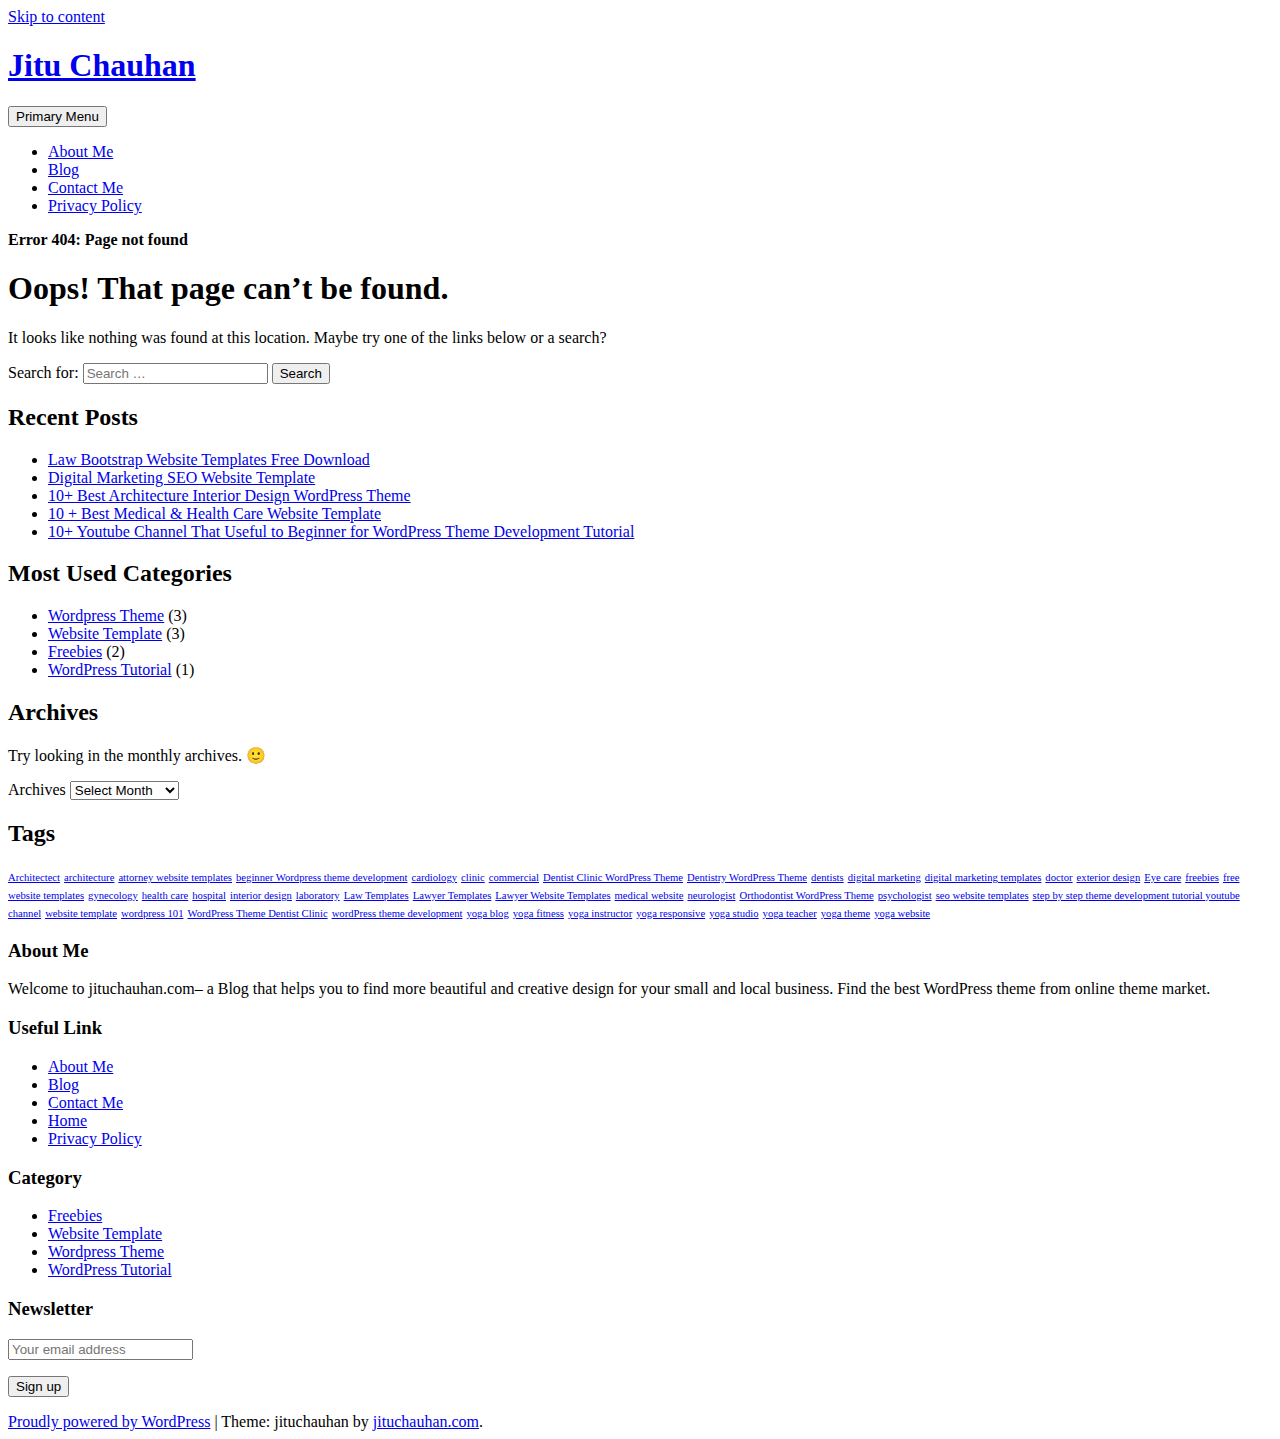
<file: admin/pages/index.html>
<!DOCTYPE html>
    <html lang="en-US" prefix="og: http://ogp.me/ns#">

    <head>
    	
   
        <meta name="google-site-verification" content="4KqxXLPDRgArLiUh4ZFZ0BLFW6n7QN0jibkjD7lBNMg" />
        <meta charset="UTF-8">
        <meta name="viewport" content="width=device-width, initial-scale=1">
        <link rel="profile" href="http://gmpg.org/xfn/11">
        <link href="https://fonts.googleapis.com/css?family=Open+Sans:300,400,400i,600,600i,700,700i,800" rel="stylesheet">
        <title>Concept - Bootstrap 4 Admin Dashboard Template</title>

 
<meta name="robots" content="noindex,follow"/>
<meta property="og:locale" content="en_US" />
<meta property="og:type" content="object" />
<meta property="og:title" content="Page not found - Jitu Chauhan" />
<meta property="og:site_name" content="Jitu Chauhan" />
<meta name="twitter:card" content="summary" />
<meta name="twitter:title" content="Page not found - Jitu Chauhan" />
<script type='application/ld+json'>{"@context":"https:\/\/schema.org","@type":"Person","url":"https:\/\/jituchauhan.com\/","sameAs":[],"@id":"#person","name":"Jitu Chauhan"}</script>
<script type='application/ld+json'>{"@context":"https:\/\/schema.org","@type":"BreadcrumbList","itemListElement":[{"@type":"ListItem","position":1,"item":{"@id":"https:\/\/jituchauhan.com\/","name":"Home"}},{"@type":"ListItem","position":2,"item":{"@id":null,"name":"Error 404: Page not found"}}]}</script>
<!-- / Yoast SEO plugin. -->

<link rel='dns-prefetch' href='//maxcdn.bootstrapcdn.com' />
<link rel='dns-prefetch' href='//s.w.org' />
<link rel="alternate" type="application/rss+xml" title="Jitu Chauhan &raquo; Feed" href="https://jituchauhan.com/feed/" />
<link rel="alternate" type="application/rss+xml" title="Jitu Chauhan &raquo; Comments Feed" href="https://jituchauhan.com/comments/feed/" />
		<script type="text/javascript">
			window._wpemojiSettings = {"baseUrl":"https:\/\/s.w.org\/images\/core\/emoji\/11\/72x72\/","ext":".png","svgUrl":"https:\/\/s.w.org\/images\/core\/emoji\/11\/svg\/","svgExt":".svg","source":{"concatemoji":"https:\/\/jituchauhan.com\/wp-includes\/js\/wp-emoji-release.min.js?ver=4.9.8"}};
			!function(a,b,c){function d(a,b){var c=String.fromCharCode;l.clearRect(0,0,k.width,k.height),l.fillText(c.apply(this,a),0,0);var d=k.toDataURL();l.clearRect(0,0,k.width,k.height),l.fillText(c.apply(this,b),0,0);var e=k.toDataURL();return d===e}function e(a){var b;if(!l||!l.fillText)return!1;switch(l.textBaseline="top",l.font="600 32px Arial",a){case"flag":return!(b=d([55356,56826,55356,56819],[55356,56826,8203,55356,56819]))&&(b=d([55356,57332,56128,56423,56128,56418,56128,56421,56128,56430,56128,56423,56128,56447],[55356,57332,8203,56128,56423,8203,56128,56418,8203,56128,56421,8203,56128,56430,8203,56128,56423,8203,56128,56447]),!b);case"emoji":return b=d([55358,56760,9792,65039],[55358,56760,8203,9792,65039]),!b}return!1}function f(a){var c=b.createElement("script");c.src=a,c.defer=c.type="text/javascript",b.getElementsByTagName("head")[0].appendChild(c)}var g,h,i,j,k=b.createElement("canvas"),l=k.getContext&&k.getContext("2d");for(j=Array("flag","emoji"),c.supports={everything:!0,everythingExceptFlag:!0},i=0;i<j.length;i++)c.supports[j[i]]=e(j[i]),c.supports.everything=c.supports.everything&&c.supports[j[i]],"flag"!==j[i]&&(c.supports.everythingExceptFlag=c.supports.everythingExceptFlag&&c.supports[j[i]]);c.supports.everythingExceptFlag=c.supports.everythingExceptFlag&&!c.supports.flag,c.DOMReady=!1,c.readyCallback=function(){c.DOMReady=!0},c.supports.everything||(h=function(){c.readyCallback()},b.addEventListener?(b.addEventListener("DOMContentLoaded",h,!1),a.addEventListener("load",h,!1)):(a.attachEvent("onload",h),b.attachEvent("onreadystatechange",function(){"complete"===b.readyState&&c.readyCallback()})),g=c.source||{},g.concatemoji?f(g.concatemoji):g.wpemoji&&g.twemoji&&(f(g.twemoji),f(g.wpemoji)))}(window,document,window._wpemojiSettings);
		</script>
		<style type="text/css">
img.wp-smiley,
img.emoji {
	display: inline !important;
	border: none !important;
	box-shadow: none !important;
	height: 1em !important;
	width: 1em !important;
	margin: 0 .07em !important;
	vertical-align: -0.1em !important;
	background: none !important;
	padding: 0 !important;
}
</style>
<link rel='stylesheet' id='contact-form-7-css'  href='https://jituchauhan.com/wp-content/plugins/contact-form-7/includes/css/styles.css?ver=5.0.3' type='text/css' media='all' />
<link rel='stylesheet' id='bootstrap-css'  href='https://jituchauhan.com/wp-content/themes/jituchauhan/css/bootstrap.min.css?ver=3.3.7' type='text/css' media='all' />
<link rel='stylesheet' id='jituchauhan-style-css'  href='https://jituchauhan.com/wp-content/themes/jituchauhan/style.css?ver=4.9.8' type='text/css' media='all' />
<link rel='stylesheet' id='wpb-fa-css'  href='https://maxcdn.bootstrapcdn.com/font-awesome/4.4.0/css/font-awesome.min.css?ver=4.9.8' type='text/css' media='all' />
<link rel='stylesheet' id='addtoany-css'  href='https://jituchauhan.com/wp-content/plugins/add-to-any/addtoany.min.css?ver=1.14' type='text/css' media='all' />
<style id='addtoany-inline-css' type='text/css'>
@media screen and (min-width:981px){
.a2a_floating_style.a2a_default_style{display:none;}
}
</style>
<script type='text/javascript' src='https://jituchauhan.com/wp-includes/js/jquery/jquery.js?ver=1.12.4'></script>
<script type='text/javascript' src='https://jituchauhan.com/wp-includes/js/jquery/jquery-migrate.min.js?ver=1.4.1'></script>
<script type='text/javascript' src='https://jituchauhan.com/wp-content/plugins/add-to-any/addtoany.min.js?ver=1.0'></script>
<link rel='https://api.w.org/' href='https://jituchauhan.com/wp-json/' />
<link rel="EditURI" type="application/rsd+xml" title="RSD" href="https://jituchauhan.com/xmlrpc.php?rsd" />
<link rel="wlwmanifest" type="application/wlwmanifest+xml" href="https://jituchauhan.com/wp-includes/wlwmanifest.xml" /> 
<meta name="generator" content="WordPress 4.9.8" />

<script data-cfasync="false">
window.a2a_config=window.a2a_config||{};a2a_config.callbacks=[];a2a_config.overlays=[];a2a_config.templates={};
a2a_config.icon_color="unset,#ffffff";
(function(d,s,a,b){a=d.createElement(s);b=d.getElementsByTagName(s)[0];a.async=1;a.src="https://static.addtoany.com/menu/page.js";b.parentNode.insertBefore(a,b);})(document,"script");
</script>
	<script>
		  (function(i,s,o,g,r,a,m){i['GoogleAnalyticsObject']=r;i[r]=i[r]||function(){
		  (i[r].q=i[r].q||[]).push(arguments)},i[r].l=1*new Date();a=s.createElement(o),
		  m=s.getElementsByTagName(o)[0];a.async=1;a.src=g;m.parentNode.insertBefore(a,m)
		  })(window,document,'script','https://www.google-analytics.com/analytics.js','ga');
		
		  ga('create', 'UA-92805225-1', 'auto');
		  ga('send', 'pageview');

	</script>
        
        


    <link rel="stylesheet" type="text/css" href="http://jituchauhan.com/wp-content/plugins/template-help-featured-templates/css/style.css" />
    <link rel="stylesheet" type="text/css" href="http://jituchauhan.com/wp-content/plugins/template-help-featured-templates/css/preview.css" />
    <script type="text/javascript">
        function html_entity_decode(str) {
            var ta = document.createElement("textarea");
            ta.innerHTML=str.replace(/</g,"&lt;").replace(/>/g,"&gt;");
            toReturn = ta.value;
            ta = null;
            return toReturn
        }
    </script>
    <link rel="icon" href="https://jituchauhan.com/wp-content/uploads/2017/07/cropped-jituchauhan-32x32.png" sizes="32x32" />
<link rel="icon" href="https://jituchauhan.com/wp-content/uploads/2017/07/cropped-jituchauhan-192x192.png" sizes="192x192" />
<link rel="apple-touch-icon-precomposed" href="https://jituchauhan.com/wp-content/uploads/2017/07/cropped-jituchauhan-180x180.png" />
<meta name="msapplication-TileImage" content="https://jituchauhan.com/wp-content/uploads/2017/07/cropped-jituchauhan-270x270.png" />
		<!-- Google AdSense Ad --->
		<script async src="//pagead2.googlesyndication.com/pagead/js/adsbygoogle.js"></script>
<script>
  (adsbygoogle = window.adsbygoogle || []).push({
    google_ad_client: "ca-pub-2256645353903872",
    enable_page_level_ads: true
  });
</script>
    </head>

    <body class="error404 wp-custom-logo hfeed">
    	
        <div id="page" class="site">
            <div class="header">
                <div class="container">
                <div class="row">
                        <a class="skip-link screen-reader-text" href="#content">
                            Skip to content                        </a>
                        <header id="masthead" class="site-header" role="banner">
                        
                        	
                            <div class="col-md-4">
                                <div class="site-branding">
                                	
                                                                            <h1 class="site-title"><a href="https://jituchauhan.com/" rel="home">Jitu Chauhan</a></h1>
                                                                        </div>
                                <!-- .site-branding -->
                            </div>
                            <div class="col-md-8">
                                <nav id="site-navigation" class="main-navigation" role="navigation">
                                    <button class="menu-toggle" aria-controls="primary-menu" aria-expanded="false">
                                        Primary Menu                                    </button>
                                    <div class="menu-primary-menu-container"><ul id="primary-menu" class="menu"><li id="menu-item-7" class="menu-item menu-item-type-post_type menu-item-object-page menu-item-7"><a href="https://jituchauhan.com/about-me/">About Me</a></li>
<li id="menu-item-403" class="menu-item menu-item-type-post_type menu-item-object-page menu-item-403"><a href="https://jituchauhan.com/blog/">Blog</a></li>
<li id="menu-item-176" class="menu-item menu-item-type-post_type menu-item-object-page menu-item-176"><a href="https://jituchauhan.com/contact-me/">Contact Me</a></li>
<li id="menu-item-359" class="menu-item menu-item-type-post_type menu-item-object-page menu-item-359"><a href="https://jituchauhan.com/privacy-policy/">Privacy Policy</a></li>
</ul></div>                                </nav>
                                <!-- #site-navigation -->
                            </div>
                        </header>
                        <!-- #masthead -->
                    </div>
            </div>
            </div>

			<div class="container"><div class="row"><div class="col-md-12"><p id="breadcrumbs" class="breadcrumbs"><span><strong class="breadcrumb_last">Error 404: Page not found</strong></span></span></p></div></div></div>

            <div class="wrapper">
                <div class="container">
                    
                    <div id="content" class="site-content">
                        <div class="row">
			
	<div id="primary" class="content-area">
		<main id="main" class="site-main" role="main">

			<section class="error-404 not-found">
				<header class="page-header">
					<h1 class="page-title">Oops! That page can&rsquo;t be found.</h1>
				</header><!-- .page-header -->

				<div class="page-content">
					<p>It looks like nothing was found at this location. Maybe try one of the links below or a search?</p>

					<form role="search" method="get" class="search-form" action="https://jituchauhan.com/">
				<label>
					<span class="screen-reader-text">Search for:</span>
					<input type="search" class="search-field" placeholder="Search &hellip;" value="" name="s" />
				</label>
				<input type="submit" class="search-submit" value="Search" />
			</form>		<div class="widget widget_recent_entries">		<h2 class="widgettitle">Recent Posts</h2>		<ul>
											<li>
					<a href="https://jituchauhan.com/law-bootstrap-website-templates-free-download/">Law Bootstrap Website Templates Free Download</a>
									</li>
											<li>
					<a href="https://jituchauhan.com/digital-marketing-seo-website-template/">Digital Marketing SEO Website Template</a>
									</li>
											<li>
					<a href="https://jituchauhan.com/10-best-architecture-interior-design-wordpress-theme/">10+ Best Architecture Interior Design WordPress Theme</a>
									</li>
											<li>
					<a href="https://jituchauhan.com/10-best-medical-health-care-website-template/">10 + Best Medical &#038; Health Care Website Template</a>
									</li>
											<li>
					<a href="https://jituchauhan.com/10-youtube-channel-that-useful-to-beginner-for-wordpress-theme-development-tutorial/">10+ Youtube Channel That Useful to Beginner for WordPress Theme Development Tutorial</a>
									</li>
					</ul>
		</div>
					<div class="widget widget_categories">
						<h2 class="widget-title">Most Used Categories</h2>
						<ul>
							<li class="cat-item cat-item-3"><a href="https://jituchauhan.com/category/wordpress-theme/" title="Premium WordPress Theme">Wordpress Theme</a> (3)
</li>
	<li class="cat-item cat-item-22"><a href="https://jituchauhan.com/category/website-template/" >Website Template</a> (3)
</li>
	<li class="cat-item cat-item-48"><a href="https://jituchauhan.com/category/freebies/" title="Start your website easily with free bootstrap website templates.">Freebies</a> (2)
</li>
	<li class="cat-item cat-item-13"><a href="https://jituchauhan.com/category/wordpress-tutorial/" title="Helpful Links for WordPress Beginner.">WordPress Tutorial</a> (1)
</li>
						</ul>
					</div><!-- .widget -->

					<div class="widget widget_archive"><h2 class="widgettitle">Archives</h2><p>Try looking in the monthly archives. 🙂</p>		<label class="screen-reader-text" for="archives-dropdown--1">Archives</label>
		<select id="archives-dropdown--1" name="archive-dropdown" onchange='document.location.href=this.options[this.selectedIndex].value;'>
			
			<option value="">Select Month</option>
				<option value='https://jituchauhan.com/2017/07/'> July 2017 </option>
	<option value='https://jituchauhan.com/2017/05/'> May 2017 </option>
	<option value='https://jituchauhan.com/2017/03/'> March 2017 </option>
	<option value='https://jituchauhan.com/2017/02/'> February 2017 </option>
	<option value='https://jituchauhan.com/2017/01/'> January 2017 </option>

		</select>
		</div><div class="widget widget_tag_cloud"><h2 class="widgettitle">Tags</h2><div class="tagcloud"><a href="https://jituchauhan.com/tag/architectect/" class="tag-cloud-link tag-link-44 tag-link-position-1" style="font-size: 8pt;" aria-label="Architectect (1 item)">Architectect</a>
<a href="https://jituchauhan.com/tag/architecture/" class="tag-cloud-link tag-link-43 tag-link-position-2" style="font-size: 8pt;" aria-label="architecture (1 item)">architecture</a>
<a href="https://jituchauhan.com/tag/attorney-website-templates/" class="tag-cloud-link tag-link-57 tag-link-position-3" style="font-size: 8pt;" aria-label="attorney website templates (1 item)">attorney website templates</a>
<a href="https://jituchauhan.com/tag/beginner-wordpress-theme-development/" class="tag-cloud-link tag-link-20 tag-link-position-4" style="font-size: 8pt;" aria-label="beginner Wordpress theme development (1 item)">beginner Wordpress theme development</a>
<a href="https://jituchauhan.com/tag/cardiology/" class="tag-cloud-link tag-link-40 tag-link-position-5" style="font-size: 8pt;" aria-label="cardiology (1 item)">cardiology</a>
<a href="https://jituchauhan.com/tag/clinic/" class="tag-cloud-link tag-link-28 tag-link-position-6" style="font-size: 8pt;" aria-label="clinic (1 item)">clinic</a>
<a href="https://jituchauhan.com/tag/commercial/" class="tag-cloud-link tag-link-47 tag-link-position-7" style="font-size: 8pt;" aria-label="commercial (1 item)">commercial</a>
<a href="https://jituchauhan.com/tag/dentist-clinic-wordpress-theme/" class="tag-cloud-link tag-link-15 tag-link-position-8" style="font-size: 8pt;" aria-label="Dentist Clinic WordPress Theme (1 item)">Dentist Clinic WordPress Theme</a>
<a href="https://jituchauhan.com/tag/dentistry-wordpress-theme/" class="tag-cloud-link tag-link-14 tag-link-position-9" style="font-size: 8pt;" aria-label="Dentistry WordPress Theme (1 item)">Dentistry WordPress Theme</a>
<a href="https://jituchauhan.com/tag/dentists/" class="tag-cloud-link tag-link-41 tag-link-position-10" style="font-size: 8pt;" aria-label="dentists (1 item)">dentists</a>
<a href="https://jituchauhan.com/tag/digital-marketing/" class="tag-cloud-link tag-link-50 tag-link-position-11" style="font-size: 8pt;" aria-label="digital marketing (1 item)">digital marketing</a>
<a href="https://jituchauhan.com/tag/digital-marketing-templates/" class="tag-cloud-link tag-link-53 tag-link-position-12" style="font-size: 8pt;" aria-label="digital marketing templates (1 item)">digital marketing templates</a>
<a href="https://jituchauhan.com/tag/doctor/" class="tag-cloud-link tag-link-30 tag-link-position-13" style="font-size: 8pt;" aria-label="doctor (1 item)">doctor</a>
<a href="https://jituchauhan.com/tag/exterior-design/" class="tag-cloud-link tag-link-46 tag-link-position-14" style="font-size: 8pt;" aria-label="exterior design (1 item)">exterior design</a>
<a href="https://jituchauhan.com/tag/eye-care/" class="tag-cloud-link tag-link-37 tag-link-position-15" style="font-size: 8pt;" aria-label="Eye care (1 item)">Eye care</a>
<a href="https://jituchauhan.com/tag/freebies/" class="tag-cloud-link tag-link-52 tag-link-position-16" style="font-size: 8pt;" aria-label="freebies (1 item)">freebies</a>
<a href="https://jituchauhan.com/tag/free-website-templates/" class="tag-cloud-link tag-link-51 tag-link-position-17" style="font-size: 8pt;" aria-label="free website templates (1 item)">free website templates</a>
<a href="https://jituchauhan.com/tag/gynecology/" class="tag-cloud-link tag-link-38 tag-link-position-18" style="font-size: 8pt;" aria-label="gynecology (1 item)">gynecology</a>
<a href="https://jituchauhan.com/tag/health-care/" class="tag-cloud-link tag-link-35 tag-link-position-19" style="font-size: 8pt;" aria-label="health care (1 item)">health care</a>
<a href="https://jituchauhan.com/tag/hospital/" class="tag-cloud-link tag-link-29 tag-link-position-20" style="font-size: 8pt;" aria-label="hospital (1 item)">hospital</a>
<a href="https://jituchauhan.com/tag/interior-design/" class="tag-cloud-link tag-link-45 tag-link-position-21" style="font-size: 8pt;" aria-label="interior design (1 item)">interior design</a>
<a href="https://jituchauhan.com/tag/laboratory/" class="tag-cloud-link tag-link-36 tag-link-position-22" style="font-size: 8pt;" aria-label="laboratory (1 item)">laboratory</a>
<a href="https://jituchauhan.com/tag/law-templates/" class="tag-cloud-link tag-link-54 tag-link-position-23" style="font-size: 8pt;" aria-label="Law Templates (1 item)">Law Templates</a>
<a href="https://jituchauhan.com/tag/lawyer-templates/" class="tag-cloud-link tag-link-56 tag-link-position-24" style="font-size: 8pt;" aria-label="Lawyer Templates (1 item)">Lawyer Templates</a>
<a href="https://jituchauhan.com/tag/lawyer-website-templates/" class="tag-cloud-link tag-link-55 tag-link-position-25" style="font-size: 8pt;" aria-label="Lawyer Website Templates (1 item)">Lawyer Website Templates</a>
<a href="https://jituchauhan.com/tag/medical-website/" class="tag-cloud-link tag-link-32 tag-link-position-26" style="font-size: 8pt;" aria-label="medical website (1 item)">medical website</a>
<a href="https://jituchauhan.com/tag/neurologist/" class="tag-cloud-link tag-link-39 tag-link-position-27" style="font-size: 8pt;" aria-label="neurologist (1 item)">neurologist</a>
<a href="https://jituchauhan.com/tag/orthodontist-wordpress-theme/" class="tag-cloud-link tag-link-17 tag-link-position-28" style="font-size: 8pt;" aria-label="Orthodontist WordPress Theme (1 item)">Orthodontist WordPress Theme</a>
<a href="https://jituchauhan.com/tag/psychologist/" class="tag-cloud-link tag-link-42 tag-link-position-29" style="font-size: 8pt;" aria-label="psychologist (1 item)">psychologist</a>
<a href="https://jituchauhan.com/tag/seo-website-templates/" class="tag-cloud-link tag-link-49 tag-link-position-30" style="font-size: 8pt;" aria-label="seo website templates (1 item)">seo website templates</a>
<a href="https://jituchauhan.com/tag/step-by-step-theme-development-tutorial-youtube-channel/" class="tag-cloud-link tag-link-21 tag-link-position-31" style="font-size: 8pt;" aria-label="step by step theme development tutorial youtube channel (1 item)">step by step theme development tutorial youtube channel</a>
<a href="https://jituchauhan.com/tag/website-template/" class="tag-cloud-link tag-link-34 tag-link-position-32" style="font-size: 8pt;" aria-label="website template (1 item)">website template</a>
<a href="https://jituchauhan.com/tag/wordpress-101/" class="tag-cloud-link tag-link-19 tag-link-position-33" style="font-size: 8pt;" aria-label="wordpress 101 (1 item)">wordpress 101</a>
<a href="https://jituchauhan.com/tag/wordpress-theme-dentist-clinic/" class="tag-cloud-link tag-link-16 tag-link-position-34" style="font-size: 8pt;" aria-label="WordPress Theme Dentist Clinic (1 item)">WordPress Theme Dentist Clinic</a>
<a href="https://jituchauhan.com/tag/wordpress-theme-development/" class="tag-cloud-link tag-link-18 tag-link-position-35" style="font-size: 8pt;" aria-label="wordPress theme development (1 item)">wordPress theme development</a>
<a href="https://jituchauhan.com/tag/yoga-blog/" class="tag-cloud-link tag-link-9 tag-link-position-36" style="font-size: 8pt;" aria-label="yoga blog (1 item)">yoga blog</a>
<a href="https://jituchauhan.com/tag/yoga-fitness/" class="tag-cloud-link tag-link-11 tag-link-position-37" style="font-size: 8pt;" aria-label="yoga fitness (1 item)">yoga fitness</a>
<a href="https://jituchauhan.com/tag/yoga-instructor/" class="tag-cloud-link tag-link-6 tag-link-position-38" style="font-size: 8pt;" aria-label="yoga instructor (1 item)">yoga instructor</a>
<a href="https://jituchauhan.com/tag/yoga-responsive/" class="tag-cloud-link tag-link-5 tag-link-position-39" style="font-size: 8pt;" aria-label="yoga responsive (1 item)">yoga responsive</a>
<a href="https://jituchauhan.com/tag/yoga-studio/" class="tag-cloud-link tag-link-7 tag-link-position-40" style="font-size: 8pt;" aria-label="yoga studio (1 item)">yoga studio</a>
<a href="https://jituchauhan.com/tag/yoga-teacher/" class="tag-cloud-link tag-link-4 tag-link-position-41" style="font-size: 8pt;" aria-label="yoga teacher (1 item)">yoga teacher</a>
<a href="https://jituchauhan.com/tag/yoga-theme/" class="tag-cloud-link tag-link-8 tag-link-position-42" style="font-size: 8pt;" aria-label="yoga theme (1 item)">yoga theme</a>
<a href="https://jituchauhan.com/tag/yoga-website/" class="tag-cloud-link tag-link-10 tag-link-position-43" style="font-size: 8pt;" aria-label="yoga website (1 item)">yoga website</a></div>
</div>
				</div><!-- .page-content -->
			</section><!-- .error-404 -->

		</main><!-- #main -->
	</div><!-- #primary -->


    </div><!-- #content -->

   
</div><!-- #page -->

</div>

<div class="footer">
    	<div class="container">
        <div class="row">
		 				<div id="text-2" class="widget-container widget_text col-md-3"><h3 class="widget-title">About Me</h3>			<div class="textwidget"><p>Welcome to jituchauhan.com– a Blog that helps you to find more beautiful and creative design for your small and local business. Find the best WordPress theme from online theme market.</p>
</div>
		</div><div id="pages-2" class="widget-container widget_pages col-md-3"><h3 class="widget-title">Useful Link</h3>		<ul>
			<li class="page_item page-item-5"><a href="https://jituchauhan.com/about-me/">About Me</a></li>
<li class="page_item page-item-222"><a href="https://jituchauhan.com/blog/">Blog</a></li>
<li class="page_item page-item-174"><a href="https://jituchauhan.com/contact-me/">Contact Me</a></li>
<li class="page_item page-item-361"><a href="https://jituchauhan.com/home/">Home</a></li>
<li class="page_item page-item-241"><a href="https://jituchauhan.com/privacy-policy/">Privacy Policy</a></li>
		</ul>
		</div><div id="categories-3" class="widget-container widget_categories col-md-3"><h3 class="widget-title">Category</h3>		<ul>
	<li class="cat-item cat-item-48"><a href="https://jituchauhan.com/category/freebies/" title="Start your website easily with free bootstrap website templates.">Freebies</a>
</li>
	<li class="cat-item cat-item-22"><a href="https://jituchauhan.com/category/website-template/" >Website Template</a>
</li>
	<li class="cat-item cat-item-3"><a href="https://jituchauhan.com/category/wordpress-theme/" title="Premium WordPress Theme">Wordpress Theme</a>
</li>
	<li class="cat-item cat-item-13"><a href="https://jituchauhan.com/category/wordpress-tutorial/" title="Helpful Links for WordPress Beginner.">WordPress Tutorial</a>
</li>
		</ul>
</div><div id="mc4wp_form_widget-3" class="widget-container widget_mc4wp_form_widget col-md-3"><h3 class="widget-title">Newsletter</h3><script>(function() {
	if (!window.mc4wp) {
		window.mc4wp = {
			listeners: [],
			forms    : {
				on: function (event, callback) {
					window.mc4wp.listeners.push({
						event   : event,
						callback: callback
					});
				}
			}
		}
	}
})();
</script><!-- MailChimp for WordPress v4.2.4 - https://wordpress.org/plugins/mailchimp-for-wp/ --><form id="mc4wp-form-1" class="mc4wp-form mc4wp-form-277" method="post" data-id="277" data-name="Subscriber For Update" ><div class="mc4wp-form-fields"><p>
	<label></label>
	<input type="email" name="EMAIL" placeholder="Your email address" required/>
</p>

<p>
	<input type="submit" value="Sign up" />
</p></div><label style="display: none !important;">Leave this field empty if you're human: <input type="text" name="_mc4wp_honeypot" value="" tabindex="-1" autocomplete="off" /></label><input type="hidden" name="_mc4wp_timestamp" value="1541623610" /><input type="hidden" name="_mc4wp_form_id" value="277" /><input type="hidden" name="_mc4wp_form_element_id" value="mc4wp-form-1" /><div class="mc4wp-response"></div></form><!-- / MailChimp for WordPress Plugin --></div>		 			</div>
    		<div class="row">
    			<div class="col-lg-12 col-md-12 col-sm-12 col-xs-12">
    				 <footer id="colophon" class="site-footer" role="contentinfo">
        <div class="site-info">
            <a href="https://wordpress.org/">Proudly powered by WordPress</a>
            <span class="sep"> | </span>
            Theme: jituchauhan by <a href="http://jituchauhan.com/" rel="designer" class="">jituchauhan.com</a>.        </div><!-- .site-info -->
         	
    </footer><!-- #colophon -->
    			</div>
    		</div>
    	</div>
</div>
<div class="a2a_kit a2a_kit_size_32 a2a_floating_style a2a_default_style" style="bottom:0px;left:0px;background-color:transparent;"><a class="a2a_button_facebook" href="https://www.addtoany.com/add_to/facebook?linkurl=https%3A%2F%2Fjituchauhan.com%2Finfluence%2Flandingpage%2Finfluence%2Fpages%2Findex.html&amp;linkname=Page%20not%20found%20-%20Jitu%20Chauhan" title="Facebook" rel="nofollow noopener" target="_blank"></a><a class="a2a_button_twitter" href="https://www.addtoany.com/add_to/twitter?linkurl=https%3A%2F%2Fjituchauhan.com%2Finfluence%2Flandingpage%2Finfluence%2Fpages%2Findex.html&amp;linkname=Page%20not%20found%20-%20Jitu%20Chauhan" title="Twitter" rel="nofollow noopener" target="_blank"></a><a class="a2a_button_google_plus" href="https://www.addtoany.com/add_to/google_plus?linkurl=https%3A%2F%2Fjituchauhan.com%2Finfluence%2Flandingpage%2Finfluence%2Fpages%2Findex.html&amp;linkname=Page%20not%20found%20-%20Jitu%20Chauhan" title="Google+" rel="nofollow noopener" target="_blank"></a><a class="a2a_button_pinterest" href="https://www.addtoany.com/add_to/pinterest?linkurl=https%3A%2F%2Fjituchauhan.com%2Finfluence%2Flandingpage%2Finfluence%2Fpages%2Findex.html&amp;linkname=Page%20not%20found%20-%20Jitu%20Chauhan" title="Pinterest" rel="nofollow noopener" target="_blank"></a><a class="a2a_button_linkedin" href="https://www.addtoany.com/add_to/linkedin?linkurl=https%3A%2F%2Fjituchauhan.com%2Finfluence%2Flandingpage%2Finfluence%2Fpages%2Findex.html&amp;linkname=Page%20not%20found%20-%20Jitu%20Chauhan" title="LinkedIn" rel="nofollow noopener" target="_blank"></a><a class="a2a_dd addtoany_share_save addtoany_share" href="https://www.addtoany.com/share"></a></div><script>(function() {function addEventListener(element,event,handler) {
	if(element.addEventListener) {
		element.addEventListener(event,handler, false);
	} else if(element.attachEvent){
		element.attachEvent('on'+event,handler);
	}
}function maybePrefixUrlField() {
	if(this.value.trim() !== '' && this.value.indexOf('http') !== 0) {
		this.value = "http://" + this.value;
	}
}

var urlFields = document.querySelectorAll('.mc4wp-form input[type="url"]');
if( urlFields && urlFields.length > 0 ) {
	for( var j=0; j < urlFields.length; j++ ) {
		addEventListener(urlFields[j],'blur',maybePrefixUrlField);
	}
}/* test if browser supports date fields */
var testInput = document.createElement('input');
testInput.setAttribute('type', 'date');
if( testInput.type !== 'date') {

	/* add placeholder & pattern to all date fields */
	var dateFields = document.querySelectorAll('.mc4wp-form input[type="date"]');
	for(var i=0; i<dateFields.length; i++) {
		if(!dateFields[i].placeholder) {
			dateFields[i].placeholder = 'YYYY-MM-DD';
		}
		if(!dateFields[i].pattern) {
			dateFields[i].pattern = '[0-9]{4}-(0[1-9]|1[012])-(0[1-9]|1[0-9]|2[0-9]|3[01])';
		}
	}
}

})();</script><script type='text/javascript'>
/* <![CDATA[ */
var wpcf7 = {"apiSettings":{"root":"https:\/\/jituchauhan.com\/wp-json\/contact-form-7\/v1","namespace":"contact-form-7\/v1"},"recaptcha":{"messages":{"empty":"Please verify that you are not a robot."}}};
/* ]]> */
</script>
<script type='text/javascript' src='https://jituchauhan.com/wp-content/plugins/contact-form-7/includes/js/scripts.js?ver=5.0.3'></script>
<script type='text/javascript' src='https://jituchauhan.com/wp-content/themes/jituchauhan/js/bootstrap.min.js?ver=3.3.7'></script>
<script type='text/javascript' src='https://jituchauhan.com/wp-content/themes/jituchauhan/js/navigation.js?ver=20151215'></script>
<script type='text/javascript' src='https://jituchauhan.com/wp-content/themes/jituchauhan/js/skip-link-focus-fix.js?ver=20151215'></script>
<script type='text/javascript' src='https://jituchauhan.com/wp-includes/js/wp-embed.min.js?ver=4.9.8'></script>
<script type='text/javascript'>
/* <![CDATA[ */
var mc4wp_forms_config = [];
/* ]]> */
</script>
<script type='text/javascript' src='https://jituchauhan.com/wp-content/plugins/mailchimp-for-wp/assets/js/forms-api.min.js?ver=4.2.4'></script>
<!--[if lte IE 9]>
<script type='text/javascript' src='https://jituchauhan.com/wp-content/plugins/mailchimp-for-wp/assets/js/third-party/placeholders.min.js?ver=4.2.4'></script>
<![endif]-->

</body>
</html>
</file>
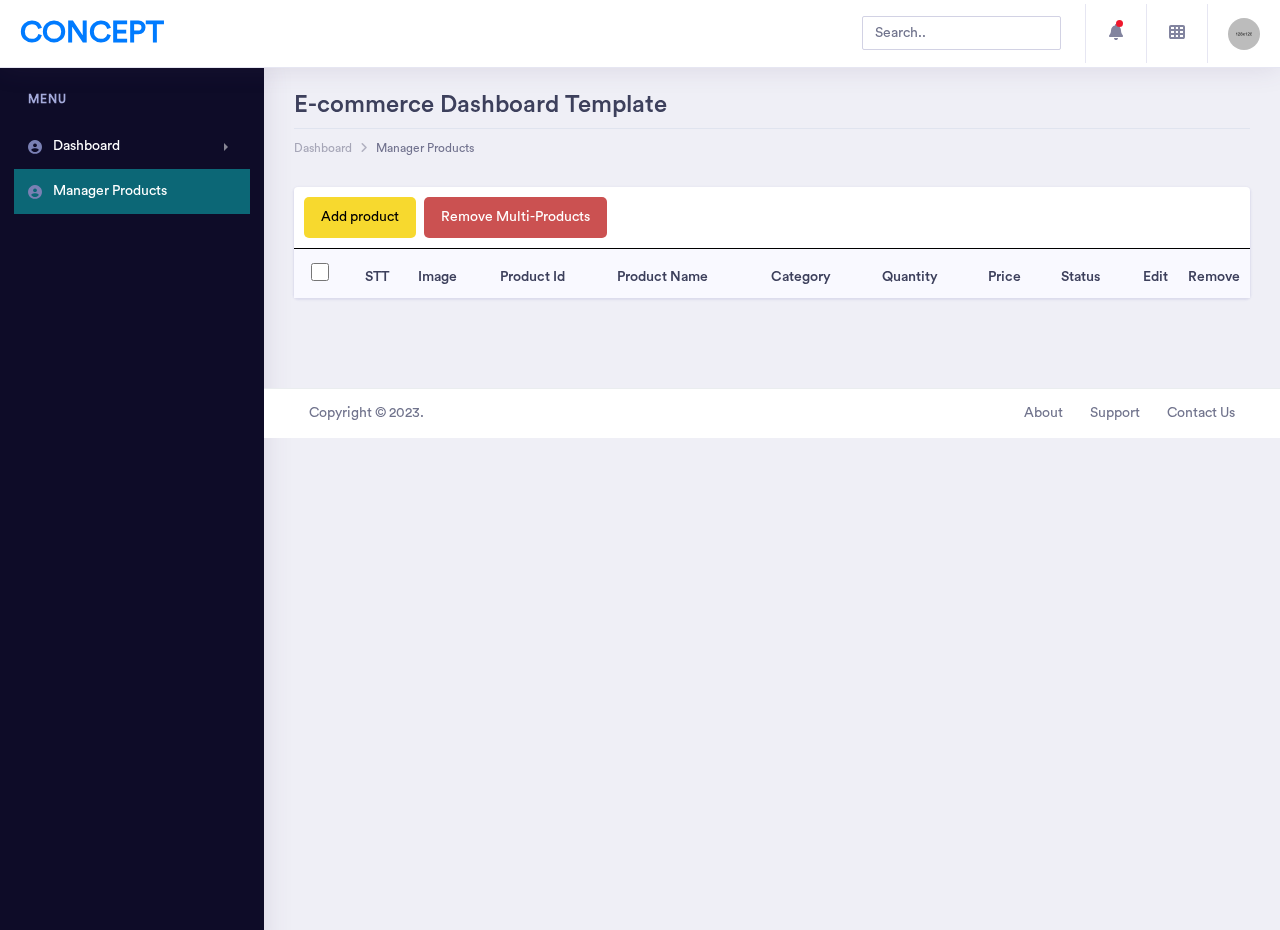
<file: admin/manager-products.html>
<!doctype html>
<html lang="en">
 
<head>
    <!-- Required meta tags -->
    <meta charset="utf-8">
    <meta name="viewport" content="width=device-width, initial-scale=1, shrink-to-fit=no">
    <!-- Bootstrap CSS -->
    <link rel="stylesheet" href="assets/vendor/bootstrap/css/bootstrap.min.css">
    <link rel="stylesheet" href="assets/vendor/fonts/circular-std/style.css">
    <link rel="stylesheet" href="assets/libs/css/style.css">
    <link rel="stylesheet" href="assets/vendor/fonts/fontawesome/css/fontawesome-all.css">
    <link rel="stylesheet" href="assets/vendor/charts/chartist-bundle/chartist.css">
    <link rel="stylesheet" href="assets/vendor/charts/morris-bundle/morris.css">
    <link rel="stylesheet" href="assets/vendor/fonts/material-design-iconic-font/css/materialdesignicons.min.css">
    <link rel="stylesheet" href="assets/vendor/charts/c3charts/c3.css">
    <link rel="stylesheet" href="assets/vendor/fonts/flag-icon-css/flag-icon.min.css">
    <link rel="stylesheet" href="https://cdnjs.cloudflare.com/ajax/libs/font-awesome/6.4.2/css/all.min.css">
    <title>Souvenir - Admin Dashboard </title>
</head>

<body>
    <div class="dashboard-main-wrapper">
        <div class="dashboard-header">
            <nav class="navbar navbar-expand-lg bg-white fixed-top">
                <a class="navbar-brand" href="index.html">Concept</a>
                <button class="navbar-toggler" type="button" data-toggle="collapse" data-target="#navbarSupportedContent" aria-controls="navbarSupportedContent" aria-expanded="false" aria-label="Toggle navigation">
                    <span class="navbar-toggler-icon"></span>
                </button>
                <div class="collapse navbar-collapse " id="navbarSupportedContent">
                    <ul class="navbar-nav ml-auto navbar-right-top">
                        <li class="nav-item">
                            <div id="custom-search" class="top-search-bar">
                                <input class="form-control" type="text" placeholder="Search..">
                            </div>
                        </li>
                        <li class="nav-item dropdown notification">
                            <a class="nav-link nav-icons" href="#" id="navbarDropdownMenuLink1" data-toggle="dropdown" aria-haspopup="true" aria-expanded="false"><i class="fas fa-fw fa-bell"></i> <span class="indicator"></span></a>
                            <ul class="dropdown-menu dropdown-menu-right notification-dropdown">
                                <li>
                                    <div class="notification-title"> Notification</div>
                                    <div class="notification-list">
                                        <div class="list-group">
                                            <a href="#" class="list-group-item list-group-item-action active">
                                                <div class="notification-info">
                                                    <div class="notification-list-user-img"><img src="assets/images/avatar-2.jpg" alt="" class="user-avatar-md rounded-circle"></div>
                                                    <div class="notification-list-user-block"><span class="notification-list-user-name">Jeremy Rakestraw</span>accepted your invitation to join the team.
                                                        <div class="notification-date">2 min ago</div>
                                                    </div>
                                                </div>
                                            </a>
                                            <a href="#" class="list-group-item list-group-item-action">
                                                <div class="notification-info">
                                                    <div class="notification-list-user-img"><img src="assets/images/avatar-3.jpg" alt="" class="user-avatar-md rounded-circle"></div>
                                                    <div class="notification-list-user-block"><span class="notification-list-user-name">John Abraham </span>is now following you
                                                        <div class="notification-date">2 days ago</div>
                                                    </div>
                                                </div>
                                            </a>
                                            <a href="#" class="list-group-item list-group-item-action">
                                                <div class="notification-info">
                                                    <div class="notification-list-user-img"><img src="assets/images/avatar-4.jpg" alt="" class="user-avatar-md rounded-circle"></div>
                                                    <div class="notification-list-user-block"><span class="notification-list-user-name">Monaan Pechi</span> is watching your main repository
                                                        <div class="notification-date">2 min ago</div>
                                                    </div>
                                                </div>
                                            </a>
                                            <a href="#" class="list-group-item list-group-item-action">
                                                <div class="notification-info">
                                                    <div class="notification-list-user-img"><img src="assets/images/avatar-5.jpg" alt="" class="user-avatar-md rounded-circle"></div>
                                                    <div class="notification-list-user-block"><span class="notification-list-user-name">Jessica Caruso</span>accepted your invitation to join the team.
                                                        <div class="notification-date">2 min ago</div>
                                                    </div>
                                                </div>
                                            </a>
                                        </div>
                                    </div>
                                </li>
                                <li>
                                    <div class="list-footer"> <a href="#">View all notifications</a></div>
                                </li>
                            </ul>
                        </li>
                        <li class="nav-item dropdown connection">
                            <a class="nav-link" href="#" id="navbarDropdown" role="button" data-toggle="dropdown" aria-haspopup="true" aria-expanded="false"> <i class="fas fa-fw fa-th"></i> </a>
                            <ul class="dropdown-menu dropdown-menu-right connection-dropdown">
                                <li class="connection-list">
                                    <div class="row">
                                        <div class="col-xl-4 col-lg-4 col-md-6 col-sm-12 col-12 ">
                                            <a href="#" class="connection-item"><img src="assets/images/github.png" alt="" > <span>Github</span></a>
                                        </div>
                                        <div class="col-xl-4 col-lg-4 col-md-6 col-sm-12 col-12 ">
                                            <a href="#" class="connection-item"><img src="assets/images/dribbble.png" alt="" > <span>Dribbble</span></a>
                                        </div>
                                        <div class="col-xl-4 col-lg-4 col-md-6 col-sm-12 col-12 ">
                                            <a href="#" class="connection-item"><img src="assets/images/dropbox.png" alt="" > <span>Dropbox</span></a>
                                        </div>
                                    </div>
                                    <div class="row">
                                        <div class="col-xl-4 col-lg-4 col-md-6 col-sm-12 col-12 ">
                                            <a href="#" class="connection-item"><img src="assets/images/bitbucket.png" alt=""> <span>Bitbucket</span></a>
                                        </div>
                                        <div class="col-xl-4 col-lg-4 col-md-6 col-sm-12 col-12 ">
                                            <a href="#" class="connection-item"><img src="assets/images/mail_chimp.png" alt="" ><span>Mail chimp</span></a>
                                        </div>
                                        <div class="col-xl-4 col-lg-4 col-md-6 col-sm-12 col-12 ">
                                            <a href="#" class="connection-item"><img src="assets/images/slack.png" alt="" > <span>Slack</span></a>
                                        </div>
                                    </div>
                                </li>
                                <li>
                                    <div class="conntection-footer"><a href="#">More</a></div>
                                </li>
                            </ul>
                        </li>
                        <li class="nav-item dropdown nav-user">
                            <a class="nav-link nav-user-img" href="#" id="navbarDropdownMenuLink2" data-toggle="dropdown" aria-haspopup="true" aria-expanded="false"><img src="assets/images/avatar-1.jpg" alt="" class="user-avatar-md rounded-circle"></a>
                            <div class="dropdown-menu dropdown-menu-right nav-user-dropdown" aria-labelledby="navbarDropdownMenuLink2">
                                <div class="nav-user-info">
                                    <h5 class="mb-0 text-white nav-user-name">John Abraham </h5>
                                    <span class="status"></span><span class="ml-2">Available</span>
                                </div>
                                <a class="dropdown-item" href="#"><i class="fas fa-user mr-2"></i>Account</a>
                                <a class="dropdown-item" href="#"><i class="fas fa-cog mr-2"></i>Setting</a>
                                <a class="dropdown-item" href="#"><i class="fas fa-power-off mr-2"></i>Logout</a>
                            </div>
                        </li>
                    </ul>
                </div>
            </nav>
        </div>

        <div class="nav-left-sidebar sidebar-dark">
            <div class="menu-list">
                <nav class="navbar navbar-expand-lg navbar-light">
                    <a class="d-xl-none d-lg-none" href="#">Dashboard</a>
                    <button class="navbar-toggler" type="button" data-toggle="collapse" data-target="#navbarNav" aria-controls="navbarNav" aria-expanded="false" aria-label="Toggle navigation">
                        <span class="navbar-toggler-icon"></span>
                    </button>
                    <div class="collapse navbar-collapse" id="navbarNav">
                        <ul class="navbar-nav flex-column">
                            <li class="nav-divider">
                                Menu
                            </li>
                            <li class="nav-item ">
                                <a class="nav-link" href="#" data-toggle="collapse" aria-expanded="false" data-target="#submenu-1" aria-controls="submenu-1"><i class="fa fa-fw fa-user-circle"></i>Dashboard <span class="badge badge-success">6</span></a>
                                <div id="submenu-1" class="collapse submenu">
                                    <ul class="nav flex-column">
                                        <li class="nav-item">
                                            <a class="nav-link" href="index.html">E Commerce Dashboard</a>
                                        </li>
                                        <li class="nav-item">
                                            <a class="nav-link" href="ecommerce-product.html">Product List</a>
                                        </li>
                                        <li class="nav-item">
                                            <a class="nav-link" href="ecommerce-product-single.html">Product Single</a>
                                        </li>
                                        <li class="nav-item">
                                            <a class="nav-link" href="ecommerce-product-checkout.html">Product Checkout</a>
                                        </li>
                                    </ul>
                                            
                                </div>
                            </li>
                            <li class="nav-link manager-products bg-active">
                                <i class="fa fa-fw fa-user-circle icon-manager-products"></i><a class="manager-products-link" href="manager-products.html">Manager Products</a>
                            </li>
                        </ul>
                    </div>
                </nav>
            </div>
        </div>
        <!-- ============================================================== -->
        <!-- end left sidebar -->
        <!-- ============================================================== -->
        <!-- ============================================================== -->
        <!-- wrapper  -->
        <!-- ============================================================== -->
        <div class="dashboard-wrapper">
            <div class="dashboard-ecommerce">
                <div class="container-fluid dashboard-content ">
                    <!-- ============================================================== -->
                    <!-- pageheader  -->
                    <!-- ============================================================== -->
                    <div class="row">
                        <div class="col-xl-12 col-lg-12 col-md-12 col-sm-12 col-12">
                            <div class="page-header">
                                <h2 class="pageheader-title">E-commerce Dashboard Template </h2>
                                <p class="pageheader-text">Nulla euismod urna eros, sit amet scelerisque torton lectus vel mauris facilisis faucibus at enim quis massa lobortis rutrum.</p>
                                <div class="page-breadcrumb">
                                    <nav aria-label="breadcrumb">
                                        <ol class="breadcrumb">
                                            <li class="breadcrumb-item"><a href="#" class="breadcrumb-link">Dashboard</a></li>
                                            <li class="breadcrumb-item active" aria-current="page">Manager Products</li>
                                        </ol>
                                    </nav>
                                </div>
                            </div>
                        </div>
                    </div>
                    <!-- ============================================================== -->
                    <!-- end pageheader  -->
                    <!-- ============================================================== -->
                    <div class="ecommerce-widget">
                        <div class="card">
                            <div class="card-body p-0">
                                <div class="menu-tools">
                                    <button id="btn-add-product" class="btn btn-product-tools">Add product</button>
                                    <button id="btn-remove-products" class="btn btn-product-tools">Remove Multi-Products</button>
                                </div>
                                <div class="table-responsive">
                                    <table class="table">
                                        <thead class="bg-light">
                                            <tr class="border-0">
                                                <th class="border-0 select-all text-center"><input type="checkbox" id="select-all-products"></th>
                                                <th class="border-0 serial text-center">STT</th>
                                                <th class="border-0">Image</th>
                                                <th class="border-0">Product Id</th>
                                                <th class="border-0">Product Name</th>
                                                <th class="border-0">Category</th>
                                                <th class="border-0">Quantity</th>
                                                <th class="border-0">Price</th>
                                                <th class="border-0">Status</th>
                                                <th class="border-0 text-center head-edit">Edit</th>
                                                <th class="border-0 text-center head-remove">Remove</th>
                                            </tr>
                                        </thead>
                                        <tbody id="list-products"></tbody>
                                    </table>
                                </div>
                            </div>
                        </div>
                    </div>
                    <div class="modal fade" id="add-product-modal" tabindex="-1" aria-hidden="true">
                        <div class="modal-dialog">
                          <div class="modal-content">
                            <div class="modal-header">
                              <h1 class="modal-title fs-5">Add New Product</h1>
                              <i class="fa-regular fa-circle-xmark js-btn-close btn-close"></i>
                            </div>
                            <div class="modal-body">
                                <form id="form-add-product" data-url="/add-product">
                                    <div class="mb-3">
                                        <label for="recipient-name" class="col-form-label">Product Name</label>
                                        <input type="text" class="form-control" id="name-product" name="name">
                                    </div>
                                    <div class="mb-3">
                                        <label for="message-text" class="col-form-label">Category</label>
                                        <select class="select-category select-form-input" name="category" id="category">
                                            <option class="default-select" selected>-- Choose category --</option>
                                            <option value="gift-picture">Hình lưu niệm</option>
                                            <option value="gift-event">Vật phẩm sự kiện</option>
                                        </select>
                                    </div>
                                    <div class="mb-3">
                                        <label for="message-text" class="col-form-label">Quantity</label>
                                        <input type="number" class="form-control" id="quantity" name="quantity">
                                    </div>
                                    <div class="mb-3">
                                        <label for="message-text" class="col-form-label">Unit Price</label>
                                        <input class="form-control" id="message-text" name="unit-price">
                                    </div>
                                    <div class="mb-3">
                                        <label for="message-text" class="col-form-label">Status</label>
                                        <select class="select-status select-form-input" name="status" id="status">
                                            <option value="available" selected>Còn hàng</option>
                                            <option value="unavailable">Hết hàng</option>
                                        </select>
                                    </div>
                                    <div class="mb-3">
                                        <label for="img" class="col-form-label">Select image</label>
                                        <input type="file" class="form-control" id="img" name="img" accept="image/*">
                                    </div>
                                    <input type="text" class="form-control d-none" id="image" name="image">
                                </form>
                            </div>
                            <div class="modal-footer">
                              <button type="button" class="btn btn-secondary js-btn-close" data-bs-dismiss="modal">Close</button>
                              <button type="button" class="btn btn-warning" id="button-add-product">Add</button>
                            </div>
                          </div>
                        </div>
                     </div>    
                
                    <div class="modal fade" id="edit-product-modal" tabindex="-1" aria-hidden="true">
                        <div class="modal-dialog">
                          <div class="modal-content">
                            <div class="modal-header">
                              <h1 class="modal-title fs-5">Sửa sản phẩm</h1>
                              <i class="fa-regular fa-circle-xmark js-btn-close btn-close"></i>
                            </div>
                            <div class="modal-body">
                              <form id="form-edit-product">
                                    <div class="mb-3">
                                        <label for="recipient-name" class="col-form-label">Product Name</label>
                                        <input type="text" class="form-control" id="name-product" name="name">
                                    </div>
                                    <div class="mb-3">
                                        <label for="message-text" class="col-form-label">Category</label>
                                        <select class="select-category select-form-input" name="category" id="category">
                                            <option class="default-select" selected>-- Choose category --</option>
                                            <option value="gift-picture">Hình lưu niệm</option>
                                            <option value="gift-event">Vật phẩm sự kiện</option>
                                        </select>
                                    </div>
                                    <div class="mb-3">
                                        <label for="message-text" class="col-form-label">Quantity</label>
                                        <input type="number" class="form-control" id="quantity" name="quantity">
                                    </div>
                                    <div class="mb-3">
                                        <label for="message-text" class="col-form-label">Unit Price</label>
                                        <input class="form-control" id="message-text" name="price">
                                    </div>
                                    <div class="mb-3">
                                        <label for="message-text" class="col-form-label">Status</label>
                                        <select class="select-status select-form-input" name="status" id="status">
                                            <option value="available" selected>Còn hàng</option>
                                            <option value="unavailable">Hết hàng</option>
                                        </select>
                                    </div>
                                    <div class="mb-3 select-img">
                                        <label for="img">Select image</label>
                                        <input type="text" id="img-old" name="img-old">
                                        <input type="file" class="form-control" id="img" name="img" accept="image/*">
                                    </div>
                                  <input type="hidden" name="id">    
                              </form>
                            </div>
                            <div class="modal-footer">
                              <button type="button" class="btn btn-secondary js-btn-close" data-bs-dismiss="modal">Close</button>
                              <button type="button" class="btn btn-warning" id="button-edit-product">Cập nhật</button>
                            </div>
                          </div>
                        </div>
                    </div> 
                </div>
            </div>
            <!-- ============================================================== -->
            <!-- footer -->
            <!-- ============================================================== -->
            <div class="footer">
                <div class="container-fluid">
                    <div class="row">
                        <div class="col-xl-6 col-lg-6 col-md-6 col-sm-12 col-12">
                             Copyright © 2023.
                        </div>
                        <div class="col-xl-6 col-lg-6 col-md-6 col-sm-12 col-12">
                            <div class="text-md-right footer-links d-none d-sm-block">
                                <a href="javascript: void(0);">About</a>
                                <a href="javascript: void(0);">Support</a>
                                <a href="javascript: void(0);">Contact Us</a>
                            </div>
                        </div>
                    </div>
                </div>
            </div>
            <!-- ============================================================== -->
            <!-- end footer -->
            <!-- ============================================================== -->
        </div>
        <!-- ============================================================== -->
        <!-- end wrapper  -->
        <!-- ============================================================== -->
    </div>
    <!-- ============================================================== -->
    <!-- end main wrapper  -->
    <!-- ============================================================== -->
    <!-- Optional JavaScript -->
    <!-- jquery 3.3.1 -->
    <script src="assets/vendor/jquery/jquery-3.3.1.min.js"></script>
    <!-- bootstap bundle js -->
    <script src="assets/vendor/bootstrap/js/bootstrap.bundle.js"></script>
    <!-- slimscroll js -->
    <script src="assets/vendor/slimscroll/jquery.slimscroll.js"></script>
    <!-- main js -->
    <script src="assets/libs/js/admin.js"></script>
</body>
 
</html>
</file>
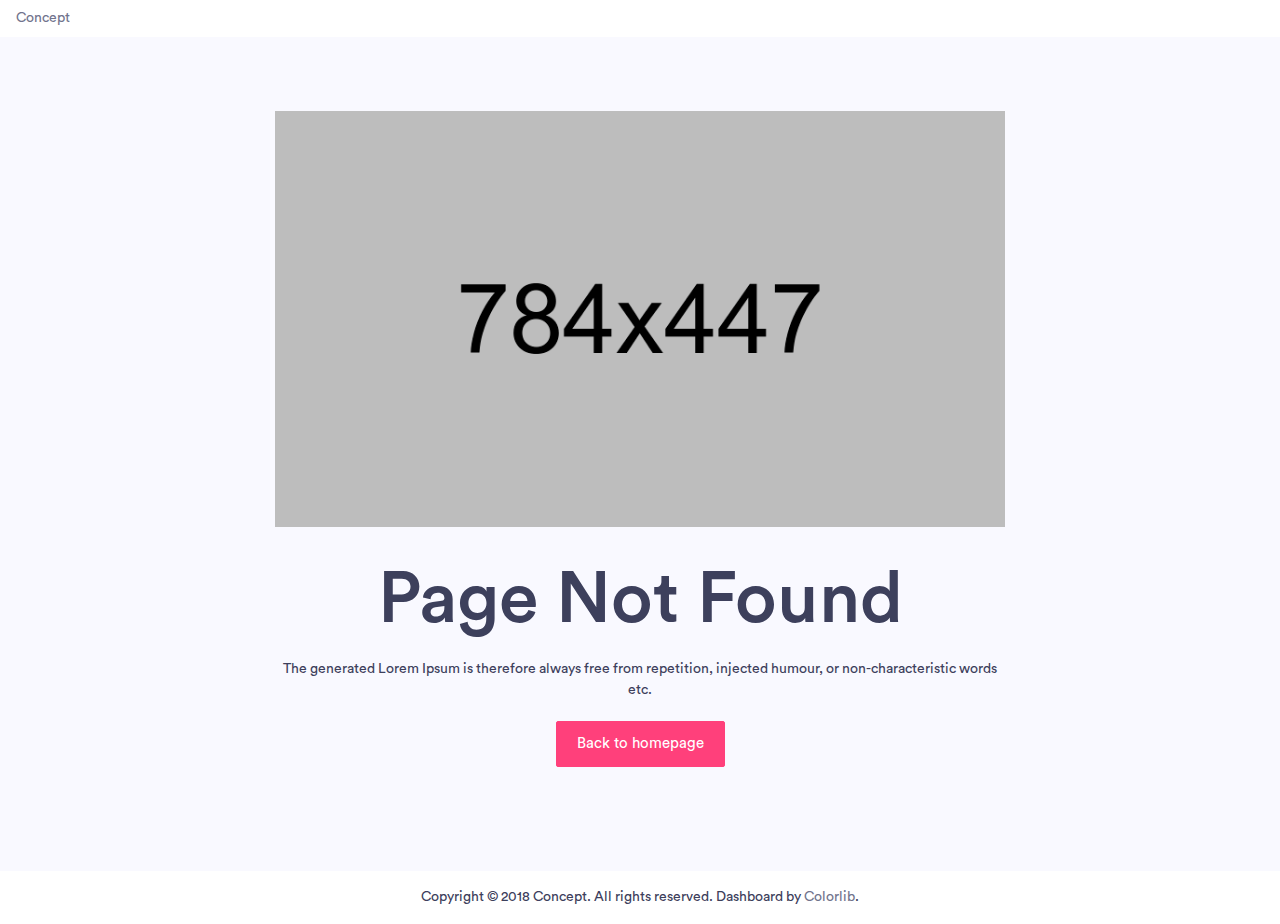
<file: admin/pages/404-page.html>
<!doctype html>
<html lang="en">
 
<head>
    <!-- Required meta tags -->
    <meta charset="utf-8">
    <meta name="viewport" content="width=device-width, initial-scale=1, shrink-to-fit=no">
    <title>Concept - Bootstrap 4 Admin Dashboard Template</title>
    <!-- Bootstrap CSS -->
    <link rel="stylesheet" href="../assets/vendor/bootstrap/css/bootstrap.min.css">
    <link href="../assets/vendor/fonts/circular-std/style.css" rel="stylesheet">
    <link rel="stylesheet" href="../assets/libs/css/style.css">
    <link rel="stylesheet" href="../assets/vendor/fonts/fontawesome/css/fontawesome-all.css">
</head>

<body>
    <!-- ============================================================== -->
    <!-- main wrapper -->
    <!-- ============================================================== -->
    <div class="dashboard-main-wrapper p-0">
        <!-- ============================================================== -->
        <!-- navbar -->
        <!-- ============================================================== -->
        <nav class="navbar navbar-expand dashboard-top-header bg-white">
            <div class="container-fluid">
                <!-- ============================================================== -->
                <!-- brand logo -->
                <!-- ============================================================== -->
                <div class="dashboard-nav-brand">
                    <a class="dashboard-logo" href="../index.html">Concept</a>
                </div>
                <!-- ============================================================== -->
                <!-- end brand logo -->
                <!-- ============================================================== -->
            </div>
        </nav>
        <!-- ============================================================== -->
        <!-- end navbar -->
        <!-- ============================================================== -->
        <!-- ============================================================== -->
        <!-- wrapper  -->
        <!-- ============================================================== -->
        <div class="bg-light text-center">
            <div class="container">
                <div class="row">
                    <div class="offset-xl-2 col-xl-8 offset-lg-2 col-lg-8 col-md-12 col-sm-12 col-12">
                        <div class="error-section">
                            <img src="../assets/images/error-img.png" alt="" class="img-fluid">
                            <div class="error-section-content">
                                <h1 class="display-3">Page Not Found</h1>
                                <p> The generated Lorem Ipsum is therefore always free from repetition, injected humour, or non-characteristic words etc.</p>
                                <a href="../index.html" class="btn btn-secondary btn-lg">Back to homepage</a>
                            </div>
                        </div>
                    </div>
                </div>
            </div>
            <!-- ============================================================== -->
            <!-- footer -->
            <!-- ============================================================== -->
            <div class="bg-white p-3">
                <div class="container-fluid">
                    <div class="row">
                        <div class="col-xl-12 col-lg-12 col-md-12 col-sm-12 col-12 text-dark text-center">
                            Copyright © 2018 Concept. All rights reserved. Dashboard by <a href="https://colorlib.com/wp/">Colorlib</a>.
                        </div>
                    </div>
                </div>
            </div>
            <!-- ============================================================== -->
            <!-- end footer -->
            <!-- ============================================================== -->
            <!-- ============================================================== -->
            <!-- end wrapper -->
            <!-- ============================================================== -->
            <!-- ============================================================== -->
            <!-- end footer -->
            <!-- ============================================================== -->
        </div>
    </div>
    <!-- ============================================================== -->
    <!-- end main wrapper -->
    <!-- ============================================================== -->
    <!-- ============================================================== -->
    <!-- end main wrapper -->
    <!-- ============================================================== -->
    <!-- Optional JavaScript -->
    <script src="../assets/vendor/jquery/jquery-3.3.1.min.js"></script>
    <script src="../assets/vendor/bootstrap/js/bootstrap.bundle.js"></script>
    <script src="../assets/vendor/slimscroll/jquery.slimscroll.js"></script>
    <script src="../assets/libs/js/main-js.js"></script>
</body>
 
</html>
</file>
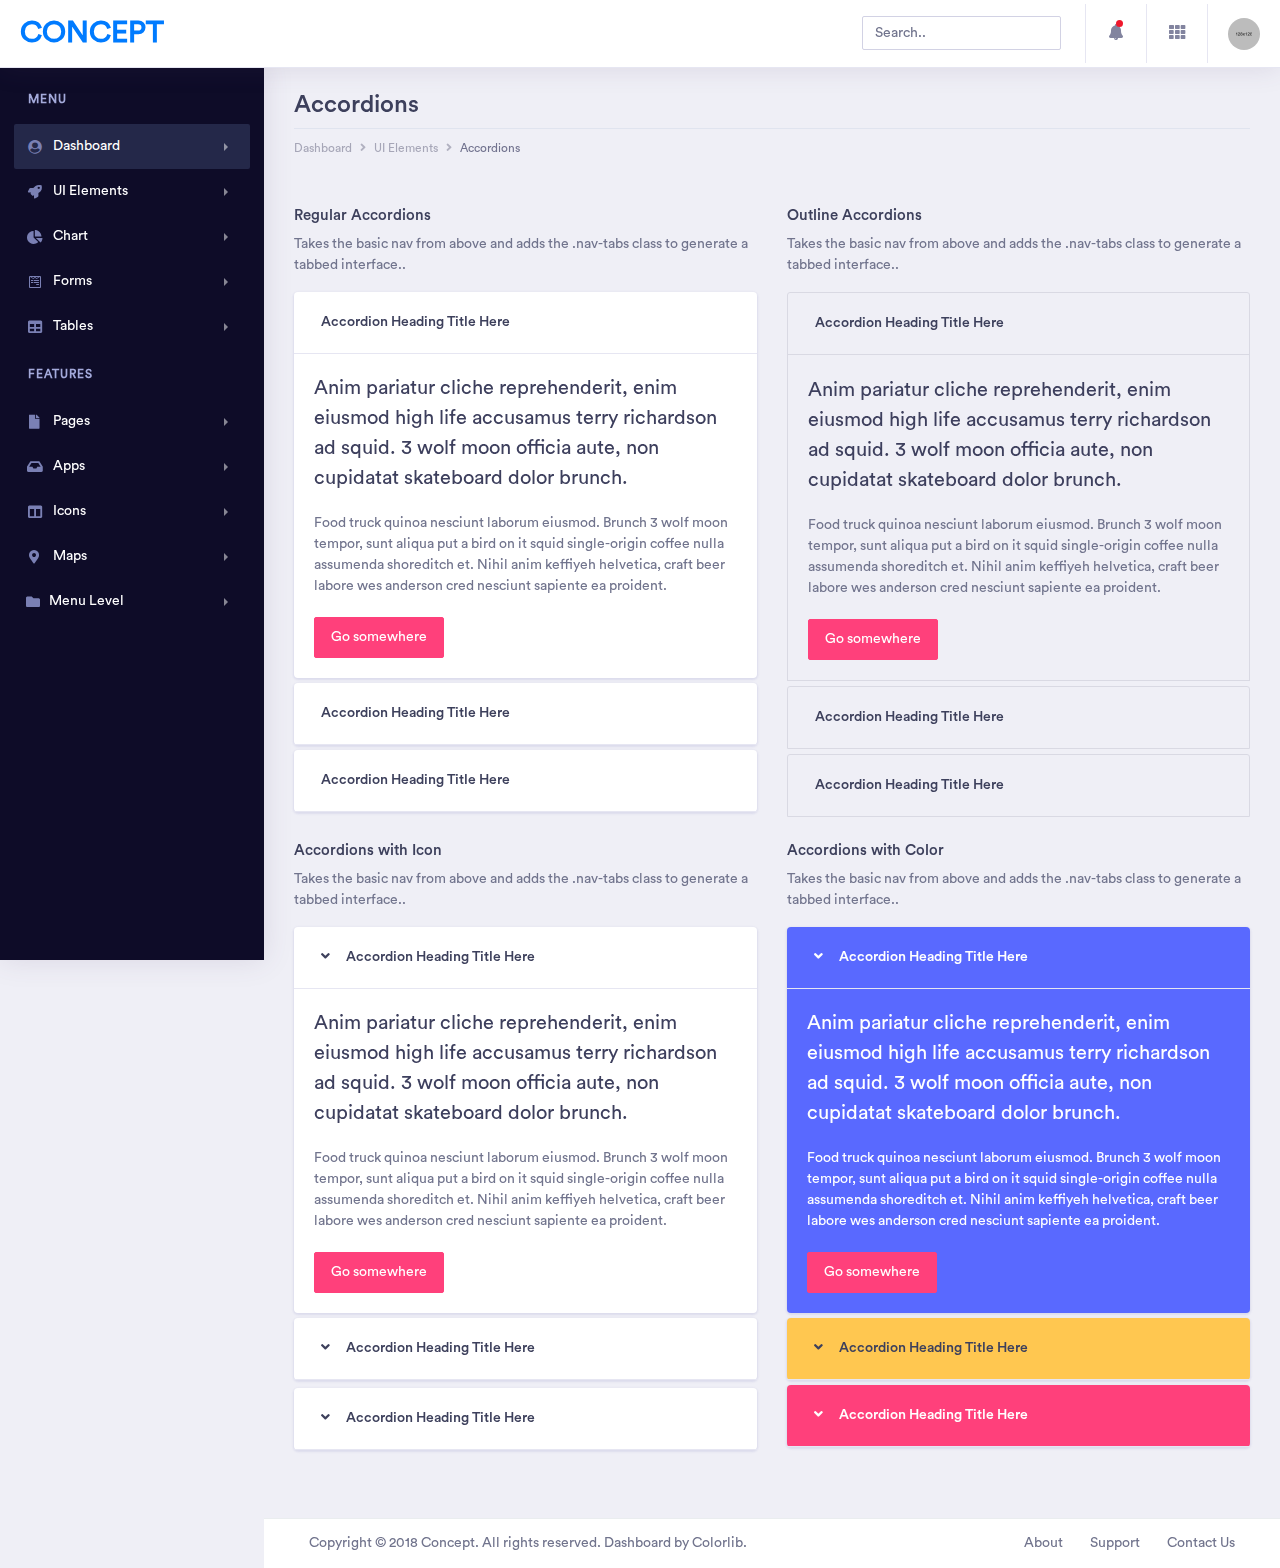
<file: admin/pages/accordions.html>
<!doctype html>
<html lang="en">
 
<head>
    <!-- Required meta tags -->
    <meta charset="utf-8">
    <meta name="viewport" content="width=device-width, initial-scale=1, shrink-to-fit=no">
    <title>Concept - Bootstrap 4 Admin Dashboard Template</title>
    <!-- Bootstrap CSS -->
    <link rel="stylesheet" href="../assets/vendor/bootstrap/css/bootstrap.min.css">
    <link href="../assets/vendor/fonts/circular-std/style.css" rel="stylesheet">
    <link rel="stylesheet" href="../assets/libs/css/style.css">
    <link rel="stylesheet" href="../assets/vendor/fonts/fontawesome/css/fontawesome-all.css">
</head>

<body>
    <!-- ============================================================== -->
    <!-- main wrapper -->
    <!-- ============================================================== -->
    <div class="dashboard-main-wrapper">
       <!-- ============================================================== -->
        <!-- navbar -->
        <!-- ============================================================== -->
        <div class="dashboard-header">
            <nav class="navbar navbar-expand-lg bg-white fixed-top">
                <a class="navbar-brand" href="../index.html">Concept</a>
                <button class="navbar-toggler" type="button" data-toggle="collapse" data-target="#navbarSupportedContent" aria-controls="navbarSupportedContent" aria-expanded="false" aria-label="Toggle navigation">
                    <span class="navbar-toggler-icon"></span>
                </button>
                <div class="collapse navbar-collapse" id="navbarSupportedContent">
                    <ul class="navbar-nav ml-auto navbar-right-top">
                        <li class="nav-item">
                            <div id="custom-search" class="top-search-bar">
                                <input class="form-control" type="text" placeholder="Search..">
                            </div>
                        </li>
                        <li class="nav-item dropdown notification">
                            <a class="nav-link nav-icons" href="#" id="navbarDropdownMenuLink1" data-toggle="dropdown" aria-haspopup="true" aria-expanded="false"><i class="fas fa-fw fa-bell"></i> <span class="indicator"></span></a>
                            <ul class="dropdown-menu dropdown-menu-right notification-dropdown">
                                <li>
                                    <div class="notification-title"> Notification</div>
                                    <div class="notification-list">
                                        <div class="list-group">
                                            <a href="#" class="list-group-item list-group-item-action active">
                                                <div class="notification-info">
                                                    <div class="notification-list-user-img"><img src="../assets/images/avatar-2.jpg" alt="" class="user-avatar-md rounded-circle"></div>
                                                    <div class="notification-list-user-block"><span class="notification-list-user-name">Jeremy Rakestraw</span>accepted your invitation to join the team.
                                                        <div class="notification-date">2 min ago</div>
                                                    </div>
                                                </div>
                                            </a>
                                            <a href="#" class="list-group-item list-group-item-action">
                                                <div class="notification-info">
                                                    <div class="notification-list-user-img"><img src="../assets/images/avatar-3.jpg" alt="" class="user-avatar-md rounded-circle"></div>
                                                    <div class="notification-list-user-block"><span class="notification-list-user-name">
John Abraham</span>is now following you
                                                        <div class="notification-date">2 days ago</div>
                                                    </div>
                                                </div>
                                            </a>
                                            <a href="#" class="list-group-item list-group-item-action">
                                                <div class="notification-info">
                                                    <div class="notification-list-user-img"><img src="../assets/images/avatar-4.jpg" alt="" class="user-avatar-md rounded-circle"></div>
                                                    <div class="notification-list-user-block"><span class="notification-list-user-name">Monaan Pechi</span> is watching your main repository
                                                        <div class="notification-date">2 min ago</div>
                                                    </div>
                                                </div>
                                            </a>
                                            <a href="#" class="list-group-item list-group-item-action">
                                                <div class="notification-info">
                                                    <div class="notification-list-user-img"><img src="../assets/images/avatar-5.jpg" alt="" class="user-avatar-md rounded-circle"></div>
                                                    <div class="notification-list-user-block"><span class="notification-list-user-name">Jessica Caruso</span>accepted your invitation to join the team.
                                                        <div class="notification-date">2 min ago</div>
                                                    </div>
                                                </div>
                                            </a>
                                        </div>
                                    </div>
                                </li>
                                <li>
                                    <div class="list-footer"> <a href="#">View all notifications</a></div>
                                </li>
                            </ul>
                        </li>
                        <li class="nav-item dropdown connection">
                            <a class="nav-link" href="#" id="navbarDropdown" role="button" data-toggle="dropdown" aria-haspopup="true" aria-expanded="false"> <i class="fas fa-fw fa-th"></i> </a>
                            <ul class="dropdown-menu dropdown-menu-right connection-dropdown">
                                <li class="connection-list">
                                    <div class="row">
                                        <div class="col-xl-4 col-lg-4 col-md-6 col-sm-12 col-12 ">
                                            <a href="#" class="connection-item"><img src="../assets/images/github.png" alt="" > <span>Github</span></a>
                                        </div>
                                        <div class="col-xl-4 col-lg-4 col-md-6 col-sm-12 col-12 ">
                                            <a href="#" class="connection-item"><img src="../assets/images/dribbble.png" alt="" > <span>Dribbble</span></a>
                                        </div>
                                        <div class="col-xl-4 col-lg-4 col-md-6 col-sm-12 col-12 ">
                                            <a href="#" class="connection-item"><img src="../assets/images/dropbox.png" alt="" > <span>Dropbox</span></a>
                                        </div>
                                    </div>
                                    <div class="row">
                                        <div class="col-xl-4 col-lg-4 col-md-6 col-sm-12 col-12 ">
                                            <a href="#" class="connection-item"><img src="../assets/images/bitbucket.png" alt=""> <span>Bitbucket</span></a>
                                        </div>
                                        <div class="col-xl-4 col-lg-4 col-md-6 col-sm-12 col-12 ">
                                            <a href="#" class="connection-item"><img src="../assets/images/mail_chimp.png" alt="" ><span>Mail chimp</span></a>
                                        </div>
                                        <div class="col-xl-4 col-lg-4 col-md-6 col-sm-12 col-12 ">
                                            <a href="#" class="connection-item"><img src="../assets/images/slack.png" alt="" > <span>Slack</span></a>
                                        </div>
                                    </div>
                                </li>
                                <li>
                                    <div class="conntection-footer"><a href="#">More</a></div>
                                </li>
                            </ul>
                        </li>
                        <li class="nav-item dropdown nav-user">
                            <a class="nav-link nav-user-img" href="#" id="navbarDropdownMenuLink2" data-toggle="dropdown" aria-haspopup="true" aria-expanded="false"><img src="../assets/images/avatar-1.jpg" alt="" class="user-avatar-md rounded-circle"></a>
                            <div class="dropdown-menu dropdown-menu-right nav-user-dropdown" aria-labelledby="navbarDropdownMenuLink2">
                                <div class="nav-user-info">
                                    <h5 class="mb-0 text-white nav-user-name">
John Abraham</h5>
                                    <span class="status"></span><span class="ml-2">Available</span>
                                </div>
                                <a class="dropdown-item" href="#"><i class="fas fa-user mr-2"></i>Account</a>
                                <a class="dropdown-item" href="#"><i class="fas fa-cog mr-2"></i>Setting</a>
                                <a class="dropdown-item" href="#"><i class="fas fa-power-off mr-2"></i>Logout</a>
                            </div>
                        </li>
                    </ul>
                </div>
            </nav>
        </div>
        <!-- ============================================================== -->
        <!-- end navbar -->
        <!-- ============================================================== -->
        <!-- ============================================================== -->
        <!-- left sidebar -->
        <!-- ============================================================== -->
        <div class="nav-left-sidebar sidebar-dark">
            <div class="menu-list">
                <nav class="navbar navbar-expand-lg navbar-light">
                    <a class="d-xl-none d-lg-none" href="#">Dashboard</a>
                    <button class="navbar-toggler" type="button" data-toggle="collapse" data-target="#navbarNav" aria-controls="navbarNav" aria-expanded="false" aria-label="Toggle navigation">
                        <span class="navbar-toggler-icon"></span>
                    </button>
                    <div class="collapse navbar-collapse" id="navbarNav">
                        <ul class="navbar-nav flex-column">
                            <li class="nav-divider">
                                Menu
                            </li>
                            <li class="nav-item ">
                                <a class="nav-link active" href="#" data-toggle="collapse" aria-expanded="false" data-target="#submenu-1" aria-controls="submenu-1"><i class="fa fa-fw fa-user-circle"></i>Dashboard <span class="badge badge-success">6</span></a>
                                <div id="submenu-1" class="collapse submenu" style="">
                                    <ul class="nav flex-column">
                                        <li class="nav-item">
                                            <a class="nav-link" href="index.html" data-toggle="collapse" aria-expanded="false" data-target="#submenu-1-2" aria-controls="submenu-1-2">E-Commerce</a>
                                            <div id="submenu-1-2" class="collapse submenu" style="">
                                                <ul class="nav flex-column">
                                                    <li class="nav-item">
                                                        <a class="nav-link" href="../index.html">E Commerce Dashboard</a>
                                                    </li>
                                                    <li class="nav-item">
                                                        <a class="nav-link" href="../ecommerce-product.html">Product List</a>
                                                    </li>
                                                    <li class="nav-item">
                                                        <a class="nav-link" href="../ecommerce-product-single.html">Product Single</a>
                                                    </li>
                                                    <li class="nav-item">
                                                        <a class="nav-link" href="../ecommerce-product-checkout.html">Product Checkout</a>
                                                    </li>
                                                </ul>
                                            </div>
                                        </li>
                                        <li class="nav-item">
                                            <a class="nav-link" href="../dashboard-finance.html">Finance</a>
                                        </li>
                                        <li class="nav-item">
                                            <a class="nav-link" href="../dashboard-sales.html">Sales</a>
                                        </li>
                                        <li class="nav-item">
                                            <a class="nav-link" href="#" data-toggle="collapse" aria-expanded="false" data-target="#submenu-1-1" aria-controls="submenu-1-1">Infulencer</a>
                                            <div id="submenu-1-1" class="collapse submenu" style="">
                                                <ul class="nav flex-column">
                                                    <li class="nav-item">
                                                        <a class="nav-link" href="../dashboard-influencer.html">Influencer</a>
                                                    </li>
                                                    <li class="nav-item">
                                                        <a class="nav-link" href="../influencer-finder.html">Influencer Finder</a>
                                                    </li>
                                                    <li class="nav-item">
                                                        <a class="nav-link" href="../influencer-profile.html">Influencer Profile</a>
                                                    </li>
                                                </ul>
                                            </div>
                                        </li>
                                    </ul>
                                </div>
                            </li>
                            <li class="nav-item">
                                <a class="nav-link" href="#" data-toggle="collapse" aria-expanded="false" data-target="#submenu-2" aria-controls="submenu-2"><i class="fa fa-fw fa-rocket"></i>UI Elements</a>
                                <div id="submenu-2" class="collapse submenu" style="">
                                    <ul class="nav flex-column">
                                        <li class="nav-item">
                                            <a class="nav-link" href="cards.html">Cards <span class="badge badge-secondary">New</span></a>
                                        </li>
                                        <li class="nav-item">
                                            <a class="nav-link" href="general.html">General</a>
                                        </li>
                                        <li class="nav-item">
                                            <a class="nav-link" href="carousel.html">Carousel</a>
                                        </li>
                                        <li class="nav-item">
                                            <a class="nav-link" href="listgroup.html">List Group</a>
                                        </li>
                                        <li class="nav-item">
                                            <a class="nav-link" href="typography.html">Typography</a>
                                        </li>
                                        <li class="nav-item">
                                            <a class="nav-link" href="accordions.html">Accordions</a>
                                        </li>
                                        <li class="nav-item">
                                            <a class="nav-link" href="tabs.html">Tabs</a>
                                        </li>
                                    </ul>
                                </div>
                            </li>
                            <li class="nav-item">
                                <a class="nav-link" href="#" data-toggle="collapse" aria-expanded="false" data-target="#submenu-3" aria-controls="submenu-3"><i class="fas fa-fw fa-chart-pie"></i>Chart</a>
                                <div id="submenu-3" class="collapse submenu" style="">
                                    <ul class="nav flex-column">
                                        <li class="nav-item">
                                            <a class="nav-link" href="chart-c3.html">C3 Charts</a>
                                        </li>
                                        <li class="nav-item">
                                            <a class="nav-link" href="chart-chartist.html">Chartist Charts</a>
                                        </li>
                                        <li class="nav-item">
                                            <a class="nav-link" href="chart-charts.html">Chart</a>
                                        </li>
                                        <li class="nav-item">
                                            <a class="nav-link" href="chart-morris.html">Morris</a>
                                        </li>
                                        <li class="nav-item">
                                            <a class="nav-link" href="chart-sparkline.html">Sparkline</a>
                                        </li>
                                        <li class="nav-item">
                                            <a class="nav-link" href="chart-gauge.html">Guage</a>
                                        </li>
                                    </ul>
                                </div>
                            </li>
                            <li class="nav-item ">
                                <a class="nav-link" href="#" data-toggle="collapse" aria-expanded="false" data-target="#submenu-4" aria-controls="submenu-4"><i class="fab fa-fw fa-wpforms"></i>Forms</a>
                                <div id="submenu-4" class="collapse submenu" style="">
                                    <ul class="nav flex-column">
                                        <li class="nav-item">
                                            <a class="nav-link" href="form-elements.html">Form Elements</a>
                                        </li>
                                        <li class="nav-item">
                                            <a class="nav-link" href="form-validation.html">Parsely Validations</a>
                                        </li>
                                        <li class="nav-item">
                                            <a class="nav-link" href="multiselect.html">Multiselect</a>
                                        </li>
                                    </ul>
                                </div>
                            </li>
                            <li class="nav-item">
                                <a class="nav-link" href="#" data-toggle="collapse" aria-expanded="false" data-target="#submenu-5" aria-controls="submenu-5"><i class="fas fa-fw fa-table"></i>Tables</a>
                                <div id="submenu-5" class="collapse submenu" style="">
                                    <ul class="nav flex-column">
                                        <li class="nav-item">
                                            <a class="nav-link" href="general-table.html">General Tables</a>
                                        </li>
                                        <li class="nav-item">
                                            <a class="nav-link" href="data-tables.html">Data Tables</a>
                                        </li>
                                    </ul>
                                </div>
                            </li>
                            <li class="nav-divider">
                                Features
                            </li>
                            <li class="nav-item">
                                <a class="nav-link" href="#" data-toggle="collapse" aria-expanded="false" data-target="#submenu-6" aria-controls="submenu-6"><i class="fas fa-fw fa-file"></i>Pages</a>
                                <div id="submenu-6" class="collapse submenu" style="">
                                    <ul class="nav flex-column">
                                        <li class="nav-item">
                                            <a class="nav-link" href="invoice.html">Invoice</a>
                                        </li>
                                        <li class="nav-item">
                                            <a class="nav-link" href="blank-page.html">Blank Page</a>
                                        </li>
                                        <li class="nav-item">
                                            <a class="nav-link" href="blank-page-header.html">Blank Page Header</a>
                                        </li>
                                        <li class="nav-item">
                                            <a class="nav-link" href="login.html">Login</a>
                                        </li>
                                        <li class="nav-item">
                                            <a class="nav-link" href="404-page.html">404 page</a>
                                        </li>
                                        <li class="nav-item">
                                            <a class="nav-link" href="sign-up.html">Sign up Page</a>
                                        </li>
                                        <li class="nav-item">
                                            <a class="nav-link" href="forgot-password.html">Forgot Password</a>
                                        </li>
                                        <li class="nav-item">
                                            <a class="nav-link" href="pricing.html">Pricing Tables</a>
                                        </li>
                                        <li class="nav-item">
                                            <a class="nav-link" href="timeline.html">Timeline</a>
                                        </li>
                                        <li class="nav-item">
                                            <a class="nav-link" href="calendar.html">Calendar</a>
                                        </li>
                                        <li class="nav-item">
                                            <a class="nav-link" href="sortable-nestable-lists.html">Sortable/Nestable List</a>
                                        </li>
                                       <li class="nav-item">
                                            <a class="nav-link" href="widgets.html">Widgets</a>
                                        </li>
                                        <li class="nav-item">
                                            <a class="nav-link" href="media-object.html">Media Objects</a>
                                        </li>
                                        <li class="nav-item">
                                            <a class="nav-link" href="cropper-image.html">Cropper</a>
                                        </li>
                                        <li class="nav-item">
                                            <a class="nav-link" href="color-picker.html">Color Picker</a>
                                        </li>
                                    </ul>
                                </div>
                            </li>
                            <li class="nav-item">
                                <a class="nav-link" href="#" data-toggle="collapse" aria-expanded="false" data-target="#submenu-7" aria-controls="submenu-7"><i class="fas fa-fw fa-inbox"></i>Apps <span class="badge badge-secondary">New</span></a>
                                <div id="submenu-7" class="collapse submenu" style="">
                                    <ul class="nav flex-column">
                                        <li class="nav-item">
                                            <a class="nav-link" href="inbox.html">Inbox</a>
                                        </li>
                                        <li class="nav-item">
                                            <a class="nav-link" href="email-details.html">Email Detail</a>
                                        </li>
                                        <li class="nav-item">
                                            <a class="nav-link" href="email-compose.html">Email Compose</a>
                                        </li>
                                        <li class="nav-item">
                                            <a class="nav-link" href="message-chat.html">Message Chat</a>
                                        </li>
                                    </ul>
                                </div>
                            </li>
                            <li class="nav-item">
                                <a class="nav-link" href="#" data-toggle="collapse" aria-expanded="false" data-target="#submenu-8" aria-controls="submenu-8"><i class="fas fa-fw fa-columns"></i>Icons</a>
                                <div id="submenu-8" class="collapse submenu" style="">
                                    <ul class="nav flex-column">
                                        <li class="nav-item">
                                            <a class="nav-link" href="icon-fontawesome.html">FontAwesome Icons</a>
                                        </li>
                                        <li class="nav-item">
                                            <a class="nav-link" href="icon-material.html">Material Icons</a>
                                        </li>
                                        <li class="nav-item">
                                            <a class="nav-link" href="icon-simple-lineicon.html">Simpleline Icon</a>
                                        </li>
                                        <li class="nav-item">
                                            <a class="nav-link" href="icon-themify.html">Themify Icon</a>
                                        </li>
                                        <li class="nav-item">
                                            <a class="nav-link" href="icon-flag.html">Flag Icons</a>
                                        </li>
                                        <li class="nav-item">
                                            <a class="nav-link" href="icon-weather.html">Weather Icon</a>
                                        </li>
                                    </ul>
                                </div>
                            </li>
                            <li class="nav-item">
                                <a class="nav-link" href="#" data-toggle="collapse" aria-expanded="false" data-target="#submenu-9" aria-controls="submenu-9"><i class="fas fa-fw fa-map-marker-alt"></i>Maps</a>
                                <div id="submenu-9" class="collapse submenu" style="">
                                    <ul class="nav flex-column">
                                        <li class="nav-item">
                                            <a class="nav-link" href="map-google.html">Google Maps</a>
                                        </li>
                                        <li class="nav-item">
                                            <a class="nav-link" href="map-vector.html">Vector Maps</a>
                                        </li>
                                    </ul>
                                </div>
                            </li>
                            <li class="nav-item">
                                <a class="nav-link" href="#" data-toggle="collapse" aria-expanded="false" data-target="#submenu-10" aria-controls="submenu-10"><i class="fas fa-f fa-folder"></i>Menu Level</a>
                                <div id="submenu-10" class="collapse submenu" style="">
                                    <ul class="nav flex-column">
                                        <li class="nav-item">
                                            <a class="nav-link" href="#">Level 1</a>
                                        </li>
                                        <li class="nav-item">
                                            <a class="nav-link" href="#" data-toggle="collapse" aria-expanded="false" data-target="#submenu-11" aria-controls="submenu-11">Level 2</a>
                                            <div id="submenu-11" class="collapse submenu" style="">
                                                <ul class="nav flex-column">
                                                    <li class="nav-item">
                                                        <a class="nav-link" href="#">Level 1</a>
                                                    </li>
                                                    <li class="nav-item">
                                                        <a class="nav-link" href="#">Level 2</a>
                                                    </li>
                                                </ul>
                                            </div>
                                        </li>
                                        <li class="nav-item">
                                            <a class="nav-link" href="#">Level 3</a>
                                        </li>
                                    </ul>
                                </div>
                            </li>
                        </ul>
                    </div>
                </nav>
            </div>
        </div>
        <!-- ============================================================== -->
        <!-- end left sidebar -->
        <!-- ============================================================== -->
        <!-- ============================================================== -->
        <!-- wrapper  -->
        <!-- ============================================================== -->
        <div class="dashboard-wrapper">
            <div class="container-fluid dashboard-content">
                <!-- ============================================================== -->
                <!-- pageheader -->
                <!-- ============================================================== -->
                <div class="row">
                    <div class="col-xl-12 col-lg-12 col-md-12 col-sm-12 col-12">
                        <div class="page-header">
                            <h2 class="pageheader-title">Accordions </h2>
                            <p class="pageheader-text">Proin placerat ante duiullam scelerisque a velit ac porta, fusce sit amet vestibulum mi. Morbi lobortis pulvinar quam.</p>
                            <div class="page-breadcrumb">
                                <nav aria-label="breadcrumb">
                                    <ol class="breadcrumb">
                                        <li class="breadcrumb-item"><a href="#" class="breadcrumb-link">Dashboard</a></li>
                                        <li class="breadcrumb-item"><a href="#" class="breadcrumb-link">UI Elements</a></li>
                                        <li class="breadcrumb-item active" aria-current="page">Accordions</li>
                                    </ol>
                                </nav>
                            </div>
                        </div>
                    </div>
                </div>
                <!-- ============================================================== -->
                <!-- end pageheader -->
                <!-- ============================================================== -->
                <!-- ============================================================== -->
                <!-- accrodions -->
                <!-- ============================================================== -->
             
                    <div class="row">
                        <!-- ============================================================== -->
                        <!-- accrodions style one -->
                        <!-- ============================================================== -->
                        <div class="col-xl-6 col-lg-6 col-md-12 col-sm-12 col-12">
                            <div class="section-block">
                                <h5 class="section-title">Regular Accordions</h5>
                                <p>Takes the basic nav from above and adds the .nav-tabs class to generate a tabbed interface..</p>
                            </div>
                            <div class="accrodion-regular">
                                <div id="accordion">
                                    <div class="card">
                                        <div class="card-header" id="headingOne">
                                            <h5 class="mb-0">
                                               <button class="btn btn-link" data-toggle="collapse" data-target="#collapseOne" aria-expanded="true" aria-controls="collapseOne">
                                               Accordion Heading Title Here
                                               </button>
                                              </h5>
                                        </div>
                                        <div id="collapseOne" class="collapse show" aria-labelledby="headingOne" data-parent="#accordion">
                                            <div class="card-body">
                                                <p class="lead"> Anim pariatur cliche reprehenderit, enim eiusmod high life accusamus terry richardson ad squid. 3 wolf moon officia aute, non cupidatat skateboard dolor brunch.</p>
                                                <p> Food truck quinoa nesciunt laborum eiusmod. Brunch 3 wolf moon tempor, sunt aliqua put a bird on it squid single-origin coffee nulla assumenda shoreditch et. Nihil anim keffiyeh helvetica, craft beer labore wes anderson cred nesciunt sapiente ea proident.</p>
                                                <a href="#" class="btn btn-secondary">Go somewhere</a>
                                            </div>
                                        </div>
                                    </div>
                                    <div class="card">
                                        <div class="card-header" id="headingTwo">
                                            <h5 class="mb-0">
                                               <button class="btn btn-link collapsed" data-toggle="collapse" data-target="#collapseTwo" aria-expanded="false" aria-controls="collapseTwo">
                                                Accordion Heading Title Here
                                             </button>       </h5>
                                        </div>
                                        <div id="collapseTwo" class="collapse" aria-labelledby="headingTwo" data-parent="#accordion">
                                            <div class="card-body">
                                                Nihil anim keffiyeh helvetica, craft beer labore wes anderson cred nesciunt sapiente ea proident. Ad vegan excepteur butcher vice lomo. Leggings occaecat craft beer farm-to-table, raw denim aesthetic synth nesciunt you probably haven't heard of them accusamus labore sustainable VHS.
                                            </div>
                                        </div>
                                    </div>
                                    <div class="card">
                                        <div class="card-header" id="headingThree">
                                            <h5 class="mb-0">
                            <button class="btn btn-link collapsed" data-toggle="collapse" data-target="#collapseThree" aria-expanded="false" aria-controls="collapseThree">
                                 Accordion Heading Title Here
                                             </button>
                                                       </h5>
                                        </div>
                                        <div id="collapseThree" class="collapse" aria-labelledby="headingThree" data-parent="#accordion">
                                            <div class="card-body">
                                                Brunch 3 wolf moon tempor, sunt aliqua put a bird on it squid single-origin coffee nulla assumenda shoreditch et. Nihil anim keffiyeh helvetica, craft beer labore wes anderson cred nesciunt sapiente ea proident. Ad vegan excepteur butcher vice lomo. Leggings occaecat craft beer farm-to-tabhetic synth nesciunt you probably haven't heard of them accusamus labore sustainable VHS.
                                            </div>
                                        </div>
                                    </div>
                                </div>
                            </div>
                        </div>
                        <!-- ============================================================== -->
                        <!-- end accrodions style one -->
                        <!-- ============================================================== -->
                        <!-- ============================================================== -->
                        <!-- accrodions style two -->
                        <!-- ============================================================== -->
                        <div class="col-xl-6 col-lg-6 col-md-12 col-sm-12 col-12">
                            <div class="section-block">
                                <h5 class="section-title">Outline Accordions</h5>
                                <p>Takes the basic nav from above and adds the .nav-tabs class to generate a tabbed interface..</p>
                            </div>
                            <div class="accrodion-outline">
                                <div id="accordion2">
                                    <div class="card">
                                        <div class="card-header" id="headingFour">
                                            <h5 class="mb-0">
                                               <button class="btn btn-link" data-toggle="collapse" data-target="#collapseFour" aria-expanded="true" aria-controls="collapseFour">
                                               Accordion Heading Title Here
                                               </button>
                                              </h5>
                                        </div>
                                        <div id="collapseFour" class="collapse show" aria-labelledby="headingFour" data-parent="#accordion2">
                                            <div class="card-body">
                                                <p class="lead"> Anim pariatur cliche reprehenderit, enim eiusmod high life accusamus terry richardson ad squid. 3 wolf moon officia aute, non cupidatat skateboard dolor brunch.</p>
                                                <p> Food truck quinoa nesciunt laborum eiusmod. Brunch 3 wolf moon tempor, sunt aliqua put a bird on it squid single-origin coffee nulla assumenda shoreditch et. Nihil anim keffiyeh helvetica, craft beer labore wes anderson cred nesciunt sapiente ea proident.</p>
                                                <a href="#" class="btn btn-secondary">Go somewhere</a>
                                            </div>
                                        </div>
                                    </div>
                                    <div class="card">
                                        <div class="card-header" id="headingFive">
                                            <h5 class="mb-0">
                                               <button class="btn btn-link collapsed" data-toggle="collapse" data-target="#collapseFive" aria-expanded="false" aria-controls="collapseFive">
                                                Accordion Heading Title Here
                                             </button>       </h5>
                                        </div>
                                        <div id="collapseFive" class="collapse" aria-labelledby="headingFive" data-parent="#accordion2">
                                            <div class="card-body">
                                                Nihil anim keffiyeh helvetica, craft beer labore wes anderson cred nesciunt sapiente ea proident. Ad vegan excepteur butcher vice lomo. Leggings occaecat craft beer farm-to-table, raw denim aesthetic synth nesciunt you probably haven't heard of them accusamus labore sustainable VHS.
                                            </div>
                                        </div>
                                    </div>
                                    <div class="card">
                                        <div class="card-header" id="headingSix">
                                            <h5 class="mb-0">
                            <button class="btn btn-link collapsed" data-toggle="collapse" data-target="#collapseSix" aria-expanded="false" aria-controls="collapseSix">
                                 Accordion Heading Title Here
                                             </button>
                                                       </h5>
                                        </div>
                                        <div id="collapseSix" class="collapse" aria-labelledby="headingSix" data-parent="#accordion2">
                                            <div class="card-body">
                                                Brunch 3 wolf moon tempor, sunt aliqua put a bird on it squid single-origin coffee nulla assumenda shoreditch et. Nihil anim keffiyeh helvetica, craft beer labore wes anderson cred nesciunt sapiente ea proident. Ad vegan excepteur butcher vice lomo. Leggings occaecat craft beer farm-to-tabhetic synth nesciunt you probably haven't heard of them accusamus labore sustainable VHS.
                                            </div>
                                        </div>
                                    </div>
                                </div>
                            </div>
                        </div>
                        <!-- ============================================================== -->
                        <!-- end accrodions style two -->
                        <!-- ============================================================== -->
                        <!-- ============================================================== -->
                        <!-- accrodions style three -->
                        <!-- ============================================================== -->
                        <div class="col-xl-6 col-lg-6 col-md-12 col-sm-12 col-12">
                            <div class="section-block">
                                <h5 class="section-title">Accordions with Icon</h5>
                                <p>Takes the basic nav from above and adds the .nav-tabs class to generate a tabbed interface..</p>
                            </div>
                            <div class="accrodion-regular">
                                <div id="accordion3">
                                    <div class="card">
                                        <div class="card-header" id="headingSeven">
                                            <h5 class="mb-0">
                                               <button class="btn btn-link" data-toggle="collapse" data-target="#collapseSeven" aria-expanded="true" aria-controls="collapseSeven">
                                                 <span class="fas fa-angle-down mr-3"></span>Accordion Heading Title Here
                                               </button>
                                              </h5>
                                        </div>
                                        <div id="collapseSeven" class="collapse show" aria-labelledby="headingSeven" data-parent="#accordion3">
                                            <div class="card-body">
                                                <p class="lead"> Anim pariatur cliche reprehenderit, enim eiusmod high life accusamus terry richardson ad squid. 3 wolf moon officia aute, non cupidatat skateboard dolor brunch.</p>
                                                <p> Food truck quinoa nesciunt laborum eiusmod. Brunch 3 wolf moon tempor, sunt aliqua put a bird on it squid single-origin coffee nulla assumenda shoreditch et. Nihil anim keffiyeh helvetica, craft beer labore wes anderson cred nesciunt sapiente ea proident.</p>
                                                <a href="#" class="btn btn-secondary">Go somewhere</a>
                                            </div>
                                        </div>
                                    </div>
                                    <div class="card mb-2">
                                        <div class="card-header" id="headingEight">
                                            <h5 class="mb-0">
                                               <button class="btn btn-link collapsed" data-toggle="collapse" data-target="#collapseEight" aria-expanded="false" aria-controls="collapseEight">
                                                 <span class="fas fa-angle-down mr-3"></span>Accordion Heading Title Here
                                             </button>       </h5>
                                        </div>
                                        <div id="collapseEight" class="collapse" aria-labelledby="headingEight" data-parent="#accordion3">
                                            <div class="card-body">
                                                Nihil anim keffiyeh helvetica, craft beer labore wes anderson cred nesciunt sapiente ea proident. Ad vegan excepteur butcher vice lomo. Leggings occaecat craft beer farm-to-table, raw denim aesthetic synth nesciunt you probably haven't heard of them accusamus labore sustainable VHS.
                                            </div>
                                        </div>
                                    </div>
                                    <div class="card mb-2">
                                        <div class="card-header" id="headingNine">
                                            <h5 class="mb-0">
                            <button class="btn btn-link collapsed" data-toggle="collapse" data-target="#collapseNine" aria-expanded="false" aria-controls="collapseNine">
                                  <span class="fas fa-angle-down mr-3"></span>Accordion Heading Title Here
                                             </button>
                                                       </h5>
                                        </div>
                                        <div id="collapseNine" class="collapse" aria-labelledby="headingNine" data-parent="#accordion3">
                                            <div class="card-body">
                                                Brunch 3 wolf moon tempor, sunt aliqua put a bird on it squid single-origin coffee nulla assumenda shoreditch et. Nihil anim keffiyeh helvetica, craft beer labore wes anderson cred nesciunt sapiente ea proident. Ad vegan excepteur butcher vice lomo. Leggings occaecat craft beer farm-to-tabhetic synth nesciunt you probably haven't heard of them accusamus labore sustainable VHS.
                                            </div>
                                        </div>
                                    </div>
                                </div>
                            </div>
                        </div>
                        <!-- ============================================================== -->
                        <!-- end accrodions style two -->
                        <!-- ============================================================== -->
                        <!-- ============================================================== -->
                        <!-- accrodions style four -->
                        <!-- ============================================================== -->
                        <div class="col-xl-6 col-lg-6 col-md-12 col-sm-12 col-12">
                            <div class="section-block">
                                <h5 class="section-title">Accordions with Color</h5>
                                <p>Takes the basic nav from above and adds the .nav-tabs class to generate a tabbed interface..</p>
                            </div>
                            <div class="accrodion-regular">
                                <div id="accordion4">
                                    <div class="card bg-primary">
                                        <div class="card-header" id="headingTen">
                                            <h5 class="mb-0">
                                               <button class="btn btn-link text-white" data-toggle="collapse" data-target="#collapseTen" aria-expanded="true" aria-controls="collapseTen">
                                                 <span class="fas fa-angle-down mr-3"></span>Accordion Heading Title Here
                                               </button>
                                              </h5>
                                        </div>
                                        <div id="collapseTen" class="collapse show" aria-labelledby="headingTen" data-parent="#accordion4">
                                            <div class="card-body">
                                                <p class="lead text-white"> Anim pariatur cliche reprehenderit, enim eiusmod high life accusamus terry richardson ad squid. 3 wolf moon officia aute, non cupidatat skateboard dolor brunch.</p>
                                                <p> Food truck quinoa nesciunt laborum eiusmod. Brunch 3 wolf moon tempor, sunt aliqua put a bird on it squid single-origin coffee nulla assumenda shoreditch et. Nihil anim keffiyeh helvetica, craft beer labore wes anderson cred nesciunt sapiente ea proident.</p>
                                                <a href="#" class="btn btn-secondary">Go somewhere</a>
                                            </div>
                                        </div>
                                    </div>
                                    <div class="card bg-brand ">
                                        <div class="card-header" id="headingEleven">
                                            <h5 class="mb-0">
                                               <button class="btn btn-link collapsed" data-toggle="collapse" data-target="#collapseEleven" aria-expanded="false" aria-controls="collapseEleven">
                                                 <span class="fas fa-angle-down mr-3"></span>Accordion Heading Title Here
                                             </button>       </h5>
                                        </div>
                                        <div id="collapseEleven" class="collapse" aria-labelledby="headingEleven" data-parent="#accordion4">
                                            <div class="card-body">
                                                Nihil anim keffiyeh helvetica, craft beer labore wes anderson cred nesciunt sapiente ea proident. Ad vegan excepteur butcher vice lomo. Leggings occaecat craft beer farm-to-table, raw denim aesthetic synth nesciunt you probably haven't heard of them accusamus labore sustainable VHS.
                                            </div>
                                        </div>
                                    </div>
                                    <div class="card bg-secondary">
                                        <div class="card-header" id="headingTwelve">
                                            <h5 class="mb-0">
                            <button class="btn btn-link collapsed text-white" data-toggle="collapse" data-target="#collapseTwelve" aria-expanded="false" aria-controls="collapseTwelve">
                                  <span class="fas fa-angle-down mr-3"></span>Accordion Heading Title Here
                                             </button>
                                                       </h5>
                                        </div>
                                        <div id="collapseTwelve" class="collapse" aria-labelledby="headingTwelve" data-parent="#accordion4">
                                            <div class="card-body">
                                                Brunch 3 wolf moon tempor, sunt aliqua put a bird on it squid single-origin coffee nulla assumenda shoreditch et. Nihil anim keffiyeh helvetica, craft beer labore wes anderson cred nesciunt sapiente ea proident. Ad vegan excepteur butcher vice lomo. Leggings occaecat craft beer farm-to-tabhetic synth nesciunt you probably haven't heard of them accusamus labore sustainable VHS.
                                            </div>
                                        </div>
                                    </div>
                                </div>
                            </div>
                        </div>
                        <!-- ============================================================== -->
                        <!-- end accrodions style four -->
                        <!-- ============================================================== -->
                    </div>
              
            </div>
            <!-- ============================================================== -->
            <!-- footer -->
            <!-- ============================================================== -->
            <div class="footer">
                <div class="container-fluid">
                    <div class="row">
                        <div class="col-xl-6 col-lg-6 col-md-12 col-sm-12 col-12">
                            Copyright © 2018 Concept. All rights reserved. Dashboard by <a href="https://colorlib.com/wp/">Colorlib</a>.
                        </div>
                        <div class="col-xl-6 col-lg-6 col-md-12 col-sm-12 col-12">
                            <div class="text-md-right footer-links d-none d-sm-block">
                                <a href="javascript: void(0);">About</a>
                                <a href="javascript: void(0);">Support</a>
                                <a href="javascript: void(0);">Contact Us</a>
                            </div>
                        </div>
                    </div>
                </div>
            </div>
            <!-- ============================================================== -->
            <!-- end footer -->
            <!-- ============================================================== -->
        </div>
        <!-- ============================================================== -->
        <!-- end wrapper -->
        <!-- ============================================================== -->
    </div>
    <!-- ============================================================== -->
    <!-- end main wrapper -->
    <!-- ============================================================== -->
    <!-- Optional JavaScript -->
    <script src="../assets/vendor/jquery/jquery-3.3.1.min.js"></script>
    <script src="../assets/vendor/bootstrap/js/bootstrap.bundle.js"></script>
    <script src="../assets/vendor/slimscroll/jquery.slimscroll.js"></script>
    <script src="../assets/libs/js/main-js.js"></script>
  
    <script>
    $('.collapse').on('shown.bs.collapse', function() {
        $(this).parent().find(".fa-angle-down").removeClass("fa-angle-down").addClass("fa-angle-up");
    }).on('hidden.bs.collapse', function() {
        $(this).parent().find(".fa-angle-up").removeClass("fa-angle-up").addClass("fa-angle-down");
    });

    $('.panel-heading a').click(function() {
        $('.panel-heading').removeClass('active');

        //If the panel was open and would be closed by this click, do not active it
        if (!$(this).closest('.panel').find('.panel-collapse').hasClass('in'))
            $(this).parents('.panel-heading').addClass('active');
    });
    </script>
</body>
 
</html>
</file>
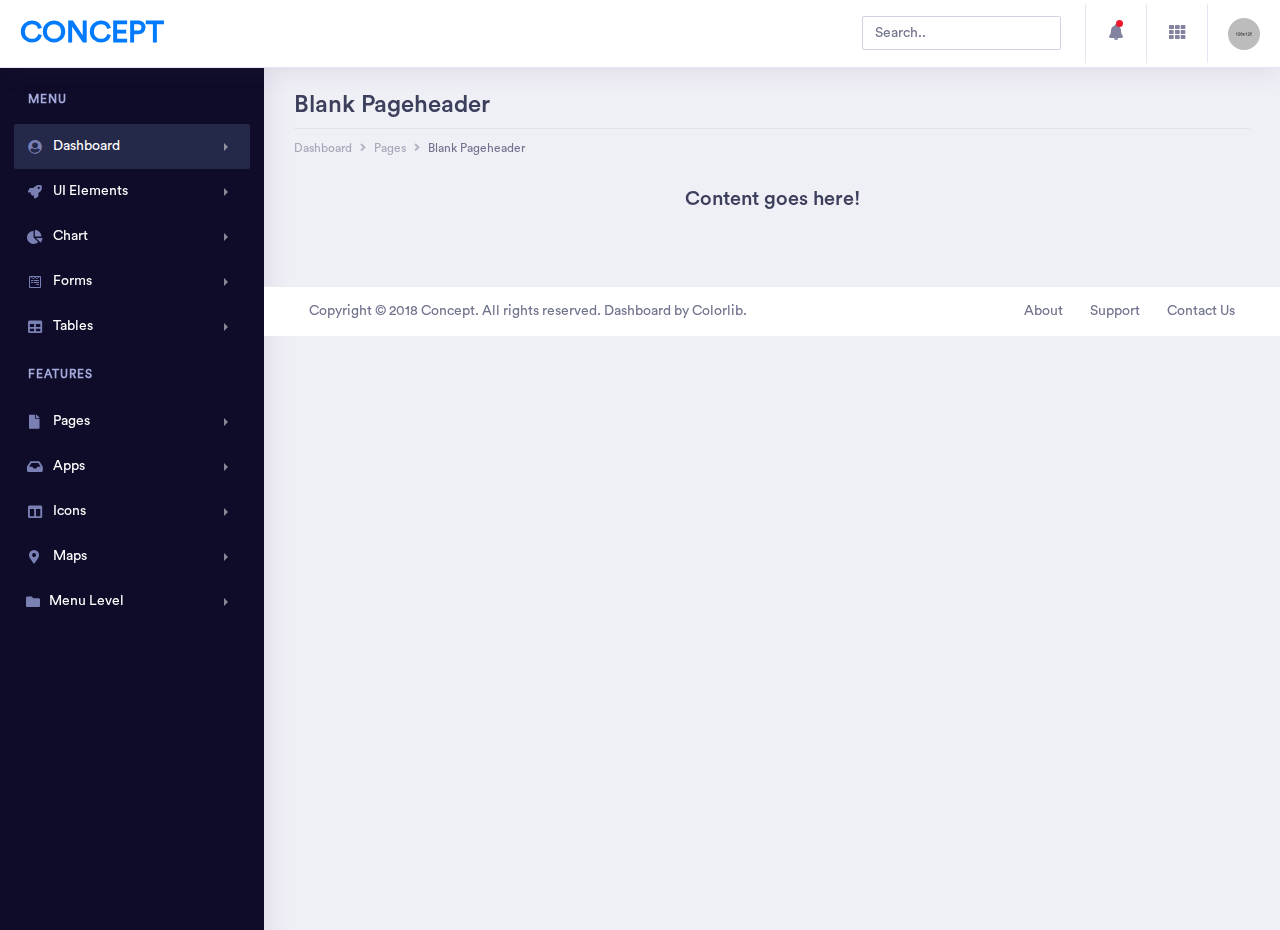
<file: admin/pages/blank-page-header.html>
<!doctype html>
<html lang="en">

 
<head>
    <!-- Required meta tags -->
    <meta charset="utf-8">
    <meta name="viewport" content="width=device-width, initial-scale=1, shrink-to-fit=no">
    <title>Concept - Bootstrap 4 Admin Dashboard Template</title>
    <!-- Bootstrap CSS -->
    <link rel="stylesheet" href="../assets/vendor/bootstrap/css/bootstrap.min.css">
    <link href="../assets/vendor/fonts/circular-std/style.css" rel="stylesheet">
    <link rel="stylesheet" href="../assets/libs/css/style.css">
    <link rel="stylesheet" href="../assets/vendor/fonts/fontawesome/css/fontawesome-all.css">
</head>

<body>
    <!-- ============================================================== -->
    <!-- main wrapper -->
    <!-- ============================================================== -->
    <div class="dashboard-main-wrapper">
        <!-- ============================================================== -->
        <!-- navbar -->
        <!-- ============================================================== -->
       <div class="dashboard-header">
            <nav class="navbar navbar-expand-lg bg-white fixed-top">
                <a class="navbar-brand" href="../index.html">Concept</a>
                <button class="navbar-toggler" type="button" data-toggle="collapse" data-target="#navbarSupportedContent" aria-controls="navbarSupportedContent" aria-expanded="false" aria-label="Toggle navigation">
                    <span class="navbar-toggler-icon"></span>
                </button>
                <div class="collapse navbar-collapse" id="navbarSupportedContent">
                    <ul class="navbar-nav ml-auto navbar-right-top">
                        <li class="nav-item">
                            <div id="custom-search" class="top-search-bar">
                                <input class="form-control" type="text" placeholder="Search..">
                            </div>
                        </li>
                        <li class="nav-item dropdown notification">
                            <a class="nav-link nav-icons" href="#" id="navbarDropdownMenuLink1" data-toggle="dropdown" aria-haspopup="true" aria-expanded="false"><i class="fas fa-fw fa-bell"></i> <span class="indicator"></span></a>
                            <ul class="dropdown-menu dropdown-menu-right notification-dropdown">
                                <li>
                                    <div class="notification-title"> Notification</div>
                                    <div class="notification-list">
                                        <div class="list-group">
                                            <a href="#" class="list-group-item list-group-item-action active">
                                                <div class="notification-info">
                                                    <div class="notification-list-user-img"><img src="../assets/images/avatar-2.jpg" alt="" class="user-avatar-md rounded-circle"></div>
                                                    <div class="notification-list-user-block"><span class="notification-list-user-name">Jeremy Rakestraw</span>accepted your invitation to join the team.
                                                        <div class="notification-date">2 min ago</div>
                                                    </div>
                                                </div>
                                            </a>
                                            <a href="#" class="list-group-item list-group-item-action">
                                                <div class="notification-info">
                                                    <div class="notification-list-user-img"><img src="../assets/images/avatar-3.jpg" alt="" class="user-avatar-md rounded-circle"></div>
                                                    <div class="notification-list-user-block"><span class="notification-list-user-name">
John Abraham</span>is now following you
                                                        <div class="notification-date">2 days ago</div>
                                                    </div>
                                                </div>
                                            </a>
                                            <a href="#" class="list-group-item list-group-item-action">
                                                <div class="notification-info">
                                                    <div class="notification-list-user-img"><img src="../assets/images/avatar-4.jpg" alt="" class="user-avatar-md rounded-circle"></div>
                                                    <div class="notification-list-user-block"><span class="notification-list-user-name">Monaan Pechi</span> is watching your main repository
                                                        <div class="notification-date">2 min ago</div>
                                                    </div>
                                                </div>
                                            </a>
                                            <a href="#" class="list-group-item list-group-item-action">
                                                <div class="notification-info">
                                                    <div class="notification-list-user-img"><img src="../assets/images/avatar-5.jpg" alt="" class="user-avatar-md rounded-circle"></div>
                                                    <div class="notification-list-user-block"><span class="notification-list-user-name">Jessica Caruso</span>accepted your invitation to join the team.
                                                        <div class="notification-date">2 min ago</div>
                                                    </div>
                                                </div>
                                            </a>
                                        </div>
                                    </div>
                                </li>
                                <li>
                                    <div class="list-footer"> <a href="#">View all notifications</a></div>
                                </li>
                            </ul>
                        </li>
                        <li class="nav-item dropdown connection">
                            <a class="nav-link" href="#" id="navbarDropdown" role="button" data-toggle="dropdown" aria-haspopup="true" aria-expanded="false"> <i class="fas fa-fw fa-th"></i> </a>
                            <ul class="dropdown-menu dropdown-menu-right connection-dropdown">
                                <li class="connection-list">
                                    <div class="row">
                                        <div class="col-xl-4 col-lg-4 col-md-6 col-sm-12 col-12 ">
                                            <a href="#" class="connection-item"><img src="../assets/images/github.png" alt="" > <span>Github</span></a>
                                        </div>
                                        <div class="col-xl-4 col-lg-4 col-md-6 col-sm-12 col-12 ">
                                            <a href="#" class="connection-item"><img src="../assets/images/dribbble.png" alt="" > <span>Dribbble</span></a>
                                        </div>
                                        <div class="col-xl-4 col-lg-4 col-md-6 col-sm-12 col-12 ">
                                            <a href="#" class="connection-item"><img src="../assets/images/dropbox.png" alt="" > <span>Dropbox</span></a>
                                        </div>
                                    </div>
                                    <div class="row">
                                        <div class="col-xl-4 col-lg-4 col-md-6 col-sm-12 col-12 ">
                                            <a href="#" class="connection-item"><img src="../assets/images/bitbucket.png" alt=""> <span>Bitbucket</span></a>
                                        </div>
                                        <div class="col-xl-4 col-lg-4 col-md-6 col-sm-12 col-12 ">
                                            <a href="#" class="connection-item"><img src="../assets/images/mail_chimp.png" alt="" ><span>Mail chimp</span></a>
                                        </div>
                                        <div class="col-xl-4 col-lg-4 col-md-6 col-sm-12 col-12 ">
                                            <a href="#" class="connection-item"><img src="../assets/images/slack.png" alt="" > <span>Slack</span></a>
                                        </div>
                                    </div>
                                </li>
                                <li>
                                    <div class="conntection-footer"><a href="#">More</a></div>
                                </li>
                            </ul>
                        </li>
                        <li class="nav-item dropdown nav-user">
                            <a class="nav-link nav-user-img" href="#" id="navbarDropdownMenuLink2" data-toggle="dropdown" aria-haspopup="true" aria-expanded="false"><img src="../assets/images/avatar-1.jpg" alt="" class="user-avatar-md rounded-circle"></a>
                            <div class="dropdown-menu dropdown-menu-right nav-user-dropdown" aria-labelledby="navbarDropdownMenuLink2">
                                <div class="nav-user-info">
                                    <h5 class="mb-0 text-white nav-user-name">
John Abraham</h5>
                                    <span class="status"></span><span class="ml-2">Available</span>
                                </div>
                                <a class="dropdown-item" href="#"><i class="fas fa-user mr-2"></i>Account</a>
                                <a class="dropdown-item" href="#"><i class="fas fa-cog mr-2"></i>Setting</a>
                                <a class="dropdown-item" href="#"><i class="fas fa-power-off mr-2"></i>Logout</a>
                            </div>
                        </li>
                    </ul>
                </div>
            </nav>
        </div>
        <!-- ============================================================== -->
        <!-- end navbar -->
        <!-- ============================================================== -->
        <!-- ============================================================== -->
        <!-- left sidebar -->
        <!-- ============================================================== -->
      <div class="nav-left-sidebar sidebar-dark">
            <div class="menu-list">
                <nav class="navbar navbar-expand-lg navbar-light">
                    <a class="d-xl-none d-lg-none" href="#">Dashboard</a>
                    <button class="navbar-toggler" type="button" data-toggle="collapse" data-target="#navbarNav" aria-controls="navbarNav" aria-expanded="false" aria-label="Toggle navigation">
                        <span class="navbar-toggler-icon"></span>
                    </button>
                    <div class="collapse navbar-collapse" id="navbarNav">
                        <ul class="navbar-nav flex-column">
                            <li class="nav-divider">
                                Menu
                            </li>
                            <li class="nav-item ">
                                <a class="nav-link active" href="#" data-toggle="collapse" aria-expanded="false" data-target="#submenu-1" aria-controls="submenu-1"><i class="fa fa-fw fa-user-circle"></i>Dashboard <span class="badge badge-success">6</span></a>
                                <div id="submenu-1" class="collapse submenu" style="">
                                    <ul class="nav flex-column">
                                        <li class="nav-item">
                                            <a class="nav-link" href="index.html" data-toggle="collapse" aria-expanded="false" data-target="#submenu-1-2" aria-controls="submenu-1-2">E-Commerce</a>
                                            <div id="submenu-1-2" class="collapse submenu" style="">
                                                <ul class="nav flex-column">
                                                    <li class="nav-item">
                                                        <a class="nav-link" href="../index.html">E Commerce Dashboard</a>
                                                    </li>
                                                    <li class="nav-item">
                                                        <a class="nav-link" href="../ecommerce-product.html">Product List</a>
                                                    </li>
                                                    <li class="nav-item">
                                                        <a class="nav-link" href="../ecommerce-product-single.html">Product Single</a>
                                                    </li>
                                                    <li class="nav-item">
                                                        <a class="nav-link" href="../ecommerce-product-checkout.html">Product Checkout</a>
                                                    </li>
                                                </ul>
                                            </div>
                                        </li>
                                        <li class="nav-item">
                                            <a class="nav-link" href="../dashboard-finance.html">Finance</a>
                                        </li>
                                        <li class="nav-item">
                                            <a class="nav-link" href="../dashboard-sales.html">Sales</a>
                                        </li>
                                        <li class="nav-item">
                                            <a class="nav-link" href="#" data-toggle="collapse" aria-expanded="false" data-target="#submenu-1-1" aria-controls="submenu-1-1">Infulencer</a>
                                            <div id="submenu-1-1" class="collapse submenu" style="">
                                                <ul class="nav flex-column">
                                                    <li class="nav-item">
                                                        <a class="nav-link" href="../dashboard-influencer.html">Influencer</a>
                                                    </li>
                                                    <li class="nav-item">
                                                        <a class="nav-link" href="../influencer-finder.html">Influencer Finder</a>
                                                    </li>
                                                    <li class="nav-item">
                                                        <a class="nav-link" href="../influencer-profile.html">Influencer Profile</a>
                                                    </li>
                                                </ul>
                                            </div>
                                        </li>
                                    </ul>
                                </div>
                            </li>
                            <li class="nav-item">
                                <a class="nav-link" href="#" data-toggle="collapse" aria-expanded="false" data-target="#submenu-2" aria-controls="submenu-2"><i class="fa fa-fw fa-rocket"></i>UI Elements</a>
                                <div id="submenu-2" class="collapse submenu" style="">
                                    <ul class="nav flex-column">
                                        <li class="nav-item">
                                            <a class="nav-link" href="cards.html">Cards <span class="badge badge-secondary">New</span></a>
                                        </li>
                                        <li class="nav-item">
                                            <a class="nav-link" href="general.html">General</a>
                                        </li>
                                        <li class="nav-item">
                                            <a class="nav-link" href="carousel.html">Carousel</a>
                                        </li>
                                        <li class="nav-item">
                                            <a class="nav-link" href="listgroup.html">List Group</a>
                                        </li>
                                        <li class="nav-item">
                                            <a class="nav-link" href="typography.html">Typography</a>
                                        </li>
                                        <li class="nav-item">
                                            <a class="nav-link" href="accordions.html">Accordions</a>
                                        </li>
                                        <li class="nav-item">
                                            <a class="nav-link" href="tabs.html">Tabs</a>
                                        </li>
                                    </ul>
                                </div>
                            </li>
                            <li class="nav-item">
                                <a class="nav-link" href="#" data-toggle="collapse" aria-expanded="false" data-target="#submenu-3" aria-controls="submenu-3"><i class="fas fa-fw fa-chart-pie"></i>Chart</a>
                                <div id="submenu-3" class="collapse submenu" style="">
                                    <ul class="nav flex-column">
                                        <li class="nav-item">
                                            <a class="nav-link" href="chart-c3.html">C3 Charts</a>
                                        </li>
                                        <li class="nav-item">
                                            <a class="nav-link" href="chart-chartist.html">Chartist Charts</a>
                                        </li>
                                        <li class="nav-item">
                                            <a class="nav-link" href="chart-charts.html">Chart</a>
                                        </li>
                                        <li class="nav-item">
                                            <a class="nav-link" href="chart-morris.html">Morris</a>
                                        </li>
                                        <li class="nav-item">
                                            <a class="nav-link" href="chart-sparkline.html">Sparkline</a>
                                        </li>
                                        <li class="nav-item">
                                            <a class="nav-link" href="chart-gauge.html">Guage</a>
                                        </li>
                                    </ul>
                                </div>
                            </li>
                            <li class="nav-item ">
                                <a class="nav-link" href="#" data-toggle="collapse" aria-expanded="false" data-target="#submenu-4" aria-controls="submenu-4"><i class="fab fa-fw fa-wpforms"></i>Forms</a>
                                <div id="submenu-4" class="collapse submenu" style="">
                                    <ul class="nav flex-column">
                                        <li class="nav-item">
                                            <a class="nav-link" href="form-elements.html">Form Elements</a>
                                        </li>
                                        <li class="nav-item">
                                            <a class="nav-link" href="form-validation.html">Parsely Validations</a>
                                        </li>
                                        <li class="nav-item">
                                            <a class="nav-link" href="multiselect.html">Multiselect</a>
                                        </li>
                                    </ul>
                                </div>
                            </li>
                            <li class="nav-item">
                                <a class="nav-link" href="#" data-toggle="collapse" aria-expanded="false" data-target="#submenu-5" aria-controls="submenu-5"><i class="fas fa-fw fa-table"></i>Tables</a>
                                <div id="submenu-5" class="collapse submenu" style="">
                                    <ul class="nav flex-column">
                                        <li class="nav-item">
                                            <a class="nav-link" href="general-table.html">General Tables</a>
                                        </li>
                                        <li class="nav-item">
                                            <a class="nav-link" href="data-tables.html">Data Tables</a>
                                        </li>
                                    </ul>
                                </div>
                            </li>
                            <li class="nav-divider">
                                Features
                            </li>
                            <li class="nav-item">
                                <a class="nav-link" href="#" data-toggle="collapse" aria-expanded="false" data-target="#submenu-6" aria-controls="submenu-6"><i class="fas fa-fw fa-file"></i>Pages</a>
                                <div id="submenu-6" class="collapse submenu" style="">
                                    <ul class="nav flex-column">
                                        <li class="nav-item">
                                            <a class="nav-link" href="invoice.html">Invoice</a>
                                        </li>
                                        <li class="nav-item">
                                            <a class="nav-link" href="blank-page.html">Blank Page</a>
                                        </li>
                                        <li class="nav-item">
                                            <a class="nav-link" href="blank-page-header.html">Blank Page Header</a>
                                        </li>
                                        <li class="nav-item">
                                            <a class="nav-link" href="login.html">Login</a>
                                        </li>
                                        <li class="nav-item">
                                            <a class="nav-link" href="404-page.html">404 page</a>
                                        </li>
                                        <li class="nav-item">
                                            <a class="nav-link" href="sign-up.html">Sign up Page</a>
                                        </li>
                                        <li class="nav-item">
                                            <a class="nav-link" href="forgot-password.html">Forgot Password</a>
                                        </li>
                                        <li class="nav-item">
                                            <a class="nav-link" href="pricing.html">Pricing Tables</a>
                                        </li>
                                        <li class="nav-item">
                                            <a class="nav-link" href="timeline.html">Timeline</a>
                                        </li>
                                        <li class="nav-item">
                                            <a class="nav-link" href="calendar.html">Calendar</a>
                                        </li>
                                        <li class="nav-item">
                                            <a class="nav-link" href="sortable-nestable-lists.html">Sortable/Nestable List</a>
                                        </li>
                                       <li class="nav-item">
                                            <a class="nav-link" href="widgets.html">Widgets</a>
                                        </li>
                                        <li class="nav-item">
                                            <a class="nav-link" href="media-object.html">Media Objects</a>
                                        </li>
                                        <li class="nav-item">
                                            <a class="nav-link" href="cropper-image.html">Cropper</a>
                                        </li>
                                        <li class="nav-item">
                                            <a class="nav-link" href="color-picker.html">Color Picker</a>
                                        </li>
                                    </ul>
                                </div>
                            </li>
                            <li class="nav-item">
                                <a class="nav-link" href="#" data-toggle="collapse" aria-expanded="false" data-target="#submenu-7" aria-controls="submenu-7"><i class="fas fa-fw fa-inbox"></i>Apps <span class="badge badge-secondary">New</span></a>
                                <div id="submenu-7" class="collapse submenu" style="">
                                    <ul class="nav flex-column">
                                        <li class="nav-item">
                                            <a class="nav-link" href="inbox.html">Inbox</a>
                                        </li>
                                        <li class="nav-item">
                                            <a class="nav-link" href="email-details.html">Email Detail</a>
                                        </li>
                                        <li class="nav-item">
                                            <a class="nav-link" href="email-compose.html">Email Compose</a>
                                        </li>
                                        <li class="nav-item">
                                            <a class="nav-link" href="message-chat.html">Message Chat</a>
                                        </li>
                                    </ul>
                                </div>
                            </li>
                            <li class="nav-item">
                                <a class="nav-link" href="#" data-toggle="collapse" aria-expanded="false" data-target="#submenu-8" aria-controls="submenu-8"><i class="fas fa-fw fa-columns"></i>Icons</a>
                                <div id="submenu-8" class="collapse submenu" style="">
                                    <ul class="nav flex-column">
                                        <li class="nav-item">
                                            <a class="nav-link" href="icon-fontawesome.html">FontAwesome Icons</a>
                                        </li>
                                        <li class="nav-item">
                                            <a class="nav-link" href="icon-material.html">Material Icons</a>
                                        </li>
                                        <li class="nav-item">
                                            <a class="nav-link" href="icon-simple-lineicon.html">Simpleline Icon</a>
                                        </li>
                                        <li class="nav-item">
                                            <a class="nav-link" href="icon-themify.html">Themify Icon</a>
                                        </li>
                                        <li class="nav-item">
                                            <a class="nav-link" href="icon-flag.html">Flag Icons</a>
                                        </li>
                                        <li class="nav-item">
                                            <a class="nav-link" href="icon-weather.html">Weather Icon</a>
                                        </li>
                                    </ul>
                                </div>
                            </li>
                            <li class="nav-item">
                                <a class="nav-link" href="#" data-toggle="collapse" aria-expanded="false" data-target="#submenu-9" aria-controls="submenu-9"><i class="fas fa-fw fa-map-marker-alt"></i>Maps</a>
                                <div id="submenu-9" class="collapse submenu" style="">
                                    <ul class="nav flex-column">
                                        <li class="nav-item">
                                            <a class="nav-link" href="map-google.html">Google Maps</a>
                                        </li>
                                        <li class="nav-item">
                                            <a class="nav-link" href="map-vector.html">Vector Maps</a>
                                        </li>
                                    </ul>
                                </div>
                            </li>
                            <li class="nav-item">
                                <a class="nav-link" href="#" data-toggle="collapse" aria-expanded="false" data-target="#submenu-10" aria-controls="submenu-10"><i class="fas fa-f fa-folder"></i>Menu Level</a>
                                <div id="submenu-10" class="collapse submenu" style="">
                                    <ul class="nav flex-column">
                                        <li class="nav-item">
                                            <a class="nav-link" href="#">Level 1</a>
                                        </li>
                                        <li class="nav-item">
                                            <a class="nav-link" href="#" data-toggle="collapse" aria-expanded="false" data-target="#submenu-11" aria-controls="submenu-11">Level 2</a>
                                            <div id="submenu-11" class="collapse submenu" style="">
                                                <ul class="nav flex-column">
                                                    <li class="nav-item">
                                                        <a class="nav-link" href="#">Level 1</a>
                                                    </li>
                                                    <li class="nav-item">
                                                        <a class="nav-link" href="#">Level 2</a>
                                                    </li>
                                                </ul>
                                            </div>
                                        </li>
                                        <li class="nav-item">
                                            <a class="nav-link" href="#">Level 3</a>
                                        </li>
                                    </ul>
                                </div>
                            </li>
                        </ul>
                    </div>
                </nav>
            </div>
        </div>
        <!-- ============================================================== -->
        <!-- end left sidebar -->
        <!-- ============================================================== -->
        <!-- ============================================================== -->
        <!-- wrapper  -->
        <!-- ============================================================== -->
        <div class="dashboard-wrapper">
            <div class="container-fluid dashboard-content">
                <!-- ============================================================== -->
                <!-- pageheader -->
                <!-- ============================================================== -->
                <div class="row">
                    <div class="col-xl-12 col-lg-12 col-md-12 col-sm-12 col-12">
                        <div class="page-header">
                            <h2 class="pageheader-title">Blank Pageheader </h2>
                            <p class="pageheader-text">Proin placerat ante duiullam scelerisque a velit ac porta, fusce sit amet vestibulum mi. Morbi lobortis pulvinar quam.</p>
                            <div class="page-breadcrumb">
                                <nav aria-label="breadcrumb">
                                    <ol class="breadcrumb">
                                        <li class="breadcrumb-item"><a href="#" class="breadcrumb-link">Dashboard</a></li>
                                        <li class="breadcrumb-item"><a href="#" class="breadcrumb-link">Pages</a></li>
                                        <li class="breadcrumb-item active" aria-current="page">Blank Pageheader</li>
                                    </ol>
                                </nav>
                            </div>
                        </div>
                    </div>
                </div>
                <!-- ============================================================== -->
                <!-- end pageheader -->
                <!-- ============================================================== -->
                <div class="row">
                    <div class="col-xl-12 col-lg-12 col-md-12 col-sm-12 col-12">
                        <h3 class="text-center">Content goes here!</h3>
                    </div>
                </div>
            </div>
            <!-- ============================================================== -->
            <!-- footer -->
            <!-- ============================================================== -->
            <div class="footer">
                <div class="container-fluid">
                    <div class="row">
                        <div class="col-xl-6 col-lg-6 col-md-12 col-sm-12 col-12">
                            Copyright © 2018 Concept. All rights reserved. Dashboard by <a href="https://colorlib.com/wp/">Colorlib</a>.
                        </div>
                        <div class="col-xl-6 col-lg-6 col-md-12 col-sm-12 col-12">
                            <div class="text-md-right footer-links d-none d-sm-block">
                                <a href="javascript: void(0);">About</a>
                                <a href="javascript: void(0);">Support</a>
                                <a href="javascript: void(0);">Contact Us</a>
                            </div>
                        </div>
                    </div>
                </div>
            </div>
            <!-- ============================================================== -->
            <!-- end footer -->
            <!-- ============================================================== -->
        </div>
        <!-- ============================================================== -->
        <!-- end main wrapper -->
        <!-- ============================================================== -->
    </div>
    <!-- ============================================================== -->
    <!-- end main wrapper -->
    <!-- ============================================================== -->
    <!-- Optional JavaScript -->
    <script src="../assets/vendor/jquery/jquery-3.3.1.min.js"></script>
    <script src="../assets/vendor/bootstrap/js/bootstrap.bundle.js"></script>
    <script src="../assets/vendor/slimscroll/jquery.slimscroll.js"></script>
    <script src="../assets/libs/js/main-js.js"></script>
</body>
 
</html>
</file>
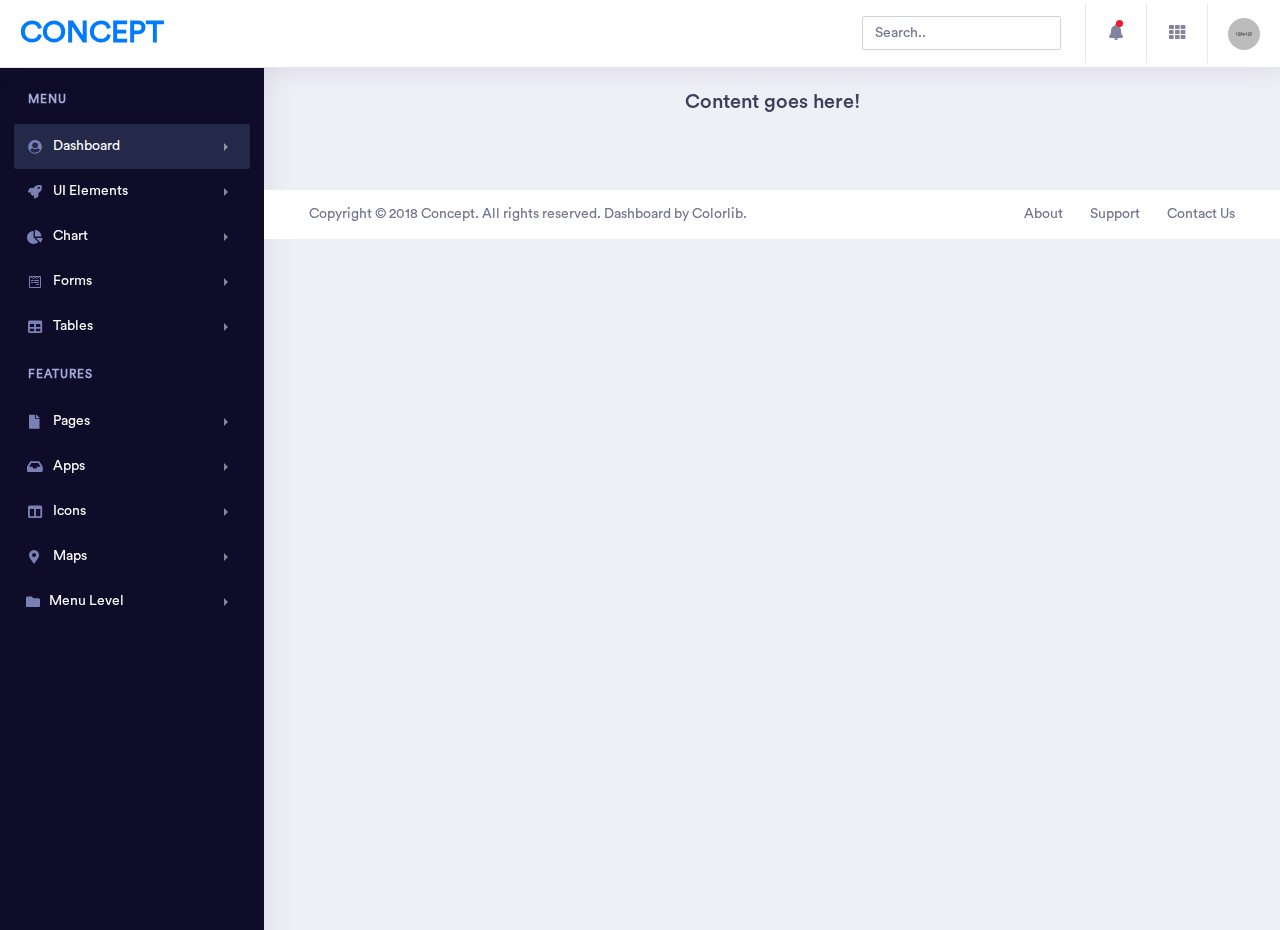
<file: admin/pages/blank-page.html>
<!doctype html>
<html lang="en">
 
<head>
    <!-- Required meta tags -->
    <meta charset="utf-8">
    <meta name="viewport" content="width=device-width, initial-scale=1, shrink-to-fit=no">
    <title>Concept - Bootstrap 4 Admin Dashboard Template</title>
    <!-- Bootstrap CSS -->
    <link rel="stylesheet" href="../assets/vendor/bootstrap/css/bootstrap.min.css">
    <link href="../assets/vendor/fonts/circular-std/style.css" rel="stylesheet">
    <link rel="stylesheet" href="../assets/libs/css/style.css">
    <link rel="stylesheet" href="../assets/vendor/fonts/fontawesome/css/fontawesome-all.css">
</head>

<body>
    <!-- ============================================================== -->
    <!-- main wrapper -->
    <!-- ============================================================== -->
    <div class="dashboard-main-wrapper">
         <!-- ============================================================== -->
        <!-- navbar -->
        <!-- ============================================================== -->
         <div class="dashboard-header">
            <nav class="navbar navbar-expand-lg bg-white fixed-top">
                <a class="navbar-brand" href="../index.html">Concept</a>
                <button class="navbar-toggler" type="button" data-toggle="collapse" data-target="#navbarSupportedContent" aria-controls="navbarSupportedContent" aria-expanded="false" aria-label="Toggle navigation">
                    <span class="navbar-toggler-icon"></span>
                </button>
                <div class="collapse navbar-collapse " id="navbarSupportedContent">
                    <ul class="navbar-nav ml-auto navbar-right-top">
                        <li class="nav-item">
                            <div id="custom-search" class="top-search-bar">
                                <input class="form-control" type="text" placeholder="Search..">
                            </div>
                        </li>
                        <li class="nav-item dropdown notification">
                            <a class="nav-link nav-icons" href="#" id="navbarDropdownMenuLink1" data-toggle="dropdown" aria-haspopup="true" aria-expanded="false"><i class="fas fa-fw fa-bell"></i> <span class="indicator"></span></a>
                            <ul class="dropdown-menu dropdown-menu-right notification-dropdown">
                                <li>
                                    <div class="notification-title"> Notification</div>
                                    <div class="notification-list">
                                        <div class="list-group">
                                            <a href="#" class="list-group-item list-group-item-action active">
                                                <div class="notification-info">
                                                    <div class="notification-list-user-img"><img src="../assets/images/avatar-2.jpg" alt="" class="user-avatar-md rounded-circle"></div>
                                                    <div class="notification-list-user-block"><span class="notification-list-user-name">Jeremy Rakestraw</span>accepted your invitation to join the team.
                                                        <div class="notification-date">2 min ago</div>
                                                    </div>
                                                </div>
                                            </a>
                                            <a href="#" class="list-group-item list-group-item-action">
                                                <div class="notification-info">
                                                    <div class="notification-list-user-img"><img src="../assets/images/avatar-3.jpg" alt="" class="user-avatar-md rounded-circle"></div>
                                                    <div class="notification-list-user-block"><span class="notification-list-user-name">
John Abraham</span>is now following you
                                                        <div class="notification-date">2 days ago</div>
                                                    </div>
                                                </div>
                                            </a>
                                            <a href="#" class="list-group-item list-group-item-action">
                                                <div class="notification-info">
                                                    <div class="notification-list-user-img"><img src="../assets/images/avatar-4.jpg" alt="" class="user-avatar-md rounded-circle"></div>
                                                    <div class="notification-list-user-block"><span class="notification-list-user-name">Monaan Pechi</span> is watching your main repository
                                                        <div class="notification-date">2 min ago</div>
                                                    </div>
                                                </div>
                                            </a>
                                            <a href="#" class="list-group-item list-group-item-action">
                                                <div class="notification-info">
                                                    <div class="notification-list-user-img"><img src="../assets/images/avatar-5.jpg" alt="" class="user-avatar-md rounded-circle"></div>
                                                    <div class="notification-list-user-block"><span class="notification-list-user-name">Jessica Caruso</span>accepted your invitation to join the team.
                                                        <div class="notification-date">2 min ago</div>
                                                    </div>
                                                </div>
                                            </a>
                                        </div>
                                    </div>
                                </li>
                                <li>
                                    <div class="list-footer"> <a href="#">View all notifications</a></div>
                                </li>
                            </ul>
                        </li>
                        <li class="nav-item dropdown connection">
                            <a class="nav-link" href="#" id="navbarDropdown" role="button" data-toggle="dropdown" aria-haspopup="true" aria-expanded="false"> <i class="fas fa-fw fa-th"></i> </a>
                            <ul class="dropdown-menu dropdown-menu-right connection-dropdown">
                                <li class="connection-list">
                                    <div class="row">
                                        <div class="col-xl-4 col-lg-4 col-md-6 col-sm-12 col-12 ">
                                            <a href="#" class="connection-item"><img src="../assets/images/github.png" alt="" > <span>Github</span></a>
                                        </div>
                                        <div class="col-xl-4 col-lg-4 col-md-6 col-sm-12 col-12 ">
                                            <a href="#" class="connection-item"><img src="../assets/images/dribbble.png" alt="" > <span>Dribbble</span></a>
                                        </div>
                                        <div class="col-xl-4 col-lg-4 col-md-6 col-sm-12 col-12 ">
                                            <a href="#" class="connection-item"><img src="../assets/images/dropbox.png" alt="" > <span>Dropbox</span></a>
                                        </div>
                                    </div>
                                    <div class="row">
                                        <div class="col-xl-4 col-lg-4 col-md-6 col-sm-12 col-12 ">
                                            <a href="#" class="connection-item"><img src="../assets/images/bitbucket.png" alt=""> <span>Bitbucket</span></a>
                                        </div>
                                        <div class="col-xl-4 col-lg-4 col-md-6 col-sm-12 col-12 ">
                                            <a href="#" class="connection-item"><img src="../assets/images/mail_chimp.png" alt="" ><span>Mail chimp</span></a>
                                        </div>
                                        <div class="col-xl-4 col-lg-4 col-md-6 col-sm-12 col-12 ">
                                            <a href="#" class="connection-item"><img src="../assets/images/slack.png" alt="" > <span>Slack</span></a>
                                        </div>
                                    </div>
                                </li>
                                <li>
                                    <div class="conntection-footer"><a href="#">More</a></div>
                                </li>
                            </ul>
                        </li>
                        <li class="nav-item dropdown nav-user">
                            <a class="nav-link nav-user-img" href="#" id="navbarDropdownMenuLink2" data-toggle="dropdown" aria-haspopup="true" aria-expanded="false"><img src="../assets/images/avatar-1.jpg" alt="" class="user-avatar-md rounded-circle"></a>
                            <div class="dropdown-menu dropdown-menu-right nav-user-dropdown" aria-labelledby="navbarDropdownMenuLink2">
                                <div class="nav-user-info">
                                    <h5 class="mb-0 text-white nav-user-name">
John Abraham</h5>
                                    <span class="status"></span><span class="ml-2">Available</span>
                                </div>
                                <a class="dropdown-item" href="#"><i class="fas fa-user mr-2"></i>Account</a>
                                <a class="dropdown-item" href="#"><i class="fas fa-cog mr-2"></i>Setting</a>
                                <a class="dropdown-item" href="#"><i class="fas fa-power-off mr-2"></i>Logout</a>
                            </div>
                        </li>
                    </ul>
                </div>
            </nav>
        </div>
        <!-- ============================================================== -->
        <!-- end navbar -->
        <!-- ============================================================== -->
        <!-- ============================================================== -->
        <!-- left sidebar -->
        <!-- ============================================================== -->
      <div class="nav-left-sidebar sidebar-dark">
            <div class="menu-list">
                <nav class="navbar navbar-expand-lg navbar-light">
                    <a class="d-xl-none d-lg-none" href="#">Dashboard</a>
                    <button class="navbar-toggler" type="button" data-toggle="collapse" data-target="#navbarNav" aria-controls="navbarNav" aria-expanded="false" aria-label="Toggle navigation">
                        <span class="navbar-toggler-icon"></span>
                    </button>
                    <div class="collapse navbar-collapse" id="navbarNav">
                        <ul class="navbar-nav flex-column">
                            <li class="nav-divider">
                                Menu
                            </li>
                            <li class="nav-item ">
                                <a class="nav-link active" href="#" data-toggle="collapse" aria-expanded="false" data-target="#submenu-1" aria-controls="submenu-1"><i class="fa fa-fw fa-user-circle"></i>Dashboard <span class="badge badge-success">6</span></a>
                                <div id="submenu-1" class="collapse submenu" style="">
                                    <ul class="nav flex-column">
                                        <li class="nav-item">
                                            <a class="nav-link" href="index.html" data-toggle="collapse" aria-expanded="false" data-target="#submenu-1-2" aria-controls="submenu-1-2">E-Commerce</a>
                                            <div id="submenu-1-2" class="collapse submenu" style="">
                                                <ul class="nav flex-column">
                                                    <li class="nav-item">
                                                        <a class="nav-link" href="../index.html">E Commerce Dashboard</a>
                                                    </li>
                                                    <li class="nav-item">
                                                        <a class="nav-link" href="../ecommerce-product.html">Product List</a>
                                                    </li>
                                                    <li class="nav-item">
                                                        <a class="nav-link" href="../ecommerce-product-single.html">Product Single</a>
                                                    </li>
                                                    <li class="nav-item">
                                                        <a class="nav-link" href="../ecommerce-product-checkout.html">Product Checkout</a>
                                                    </li>
                                                </ul>
                                            </div>
                                        </li>
                                        <li class="nav-item">
                                            <a class="nav-link" href="../dashboard-finance.html">Finance</a>
                                        </li>
                                        <li class="nav-item">
                                            <a class="nav-link" href="../dashboard-sales.html">Sales</a>
                                        </li>
                                        <li class="nav-item">
                                            <a class="nav-link" href="#" data-toggle="collapse" aria-expanded="false" data-target="#submenu-1-1" aria-controls="submenu-1-1">Infulencer</a>
                                            <div id="submenu-1-1" class="collapse submenu" style="">
                                                <ul class="nav flex-column">
                                                    <li class="nav-item">
                                                        <a class="nav-link" href="../dashboard-influencer.html">Influencer</a>
                                                    </li>
                                                    <li class="nav-item">
                                                        <a class="nav-link" href="../influencer-finder.html">Influencer Finder</a>
                                                    </li>
                                                    <li class="nav-item">
                                                        <a class="nav-link" href="../influencer-profile.html">Influencer Profile</a>
                                                    </li>
                                                </ul>
                                            </div>
                                        </li>
                                    </ul>
                                </div>
                            </li>
                            <li class="nav-item">
                                <a class="nav-link" href="#" data-toggle="collapse" aria-expanded="false" data-target="#submenu-2" aria-controls="submenu-2"><i class="fa fa-fw fa-rocket"></i>UI Elements</a>
                                <div id="submenu-2" class="collapse submenu" style="">
                                    <ul class="nav flex-column">
                                        <li class="nav-item">
                                            <a class="nav-link" href="cards.html">Cards <span class="badge badge-secondary">New</span></a>
                                        </li>
                                        <li class="nav-item">
                                            <a class="nav-link" href="general.html">General</a>
                                        </li>
                                        <li class="nav-item">
                                            <a class="nav-link" href="carousel.html">Carousel</a>
                                        </li>
                                        <li class="nav-item">
                                            <a class="nav-link" href="listgroup.html">List Group</a>
                                        </li>
                                        <li class="nav-item">
                                            <a class="nav-link" href="typography.html">Typography</a>
                                        </li>
                                        <li class="nav-item">
                                            <a class="nav-link" href="accordions.html">Accordions</a>
                                        </li>
                                        <li class="nav-item">
                                            <a class="nav-link" href="tabs.html">Tabs</a>
                                        </li>
                                    </ul>
                                </div>
                            </li>
                            <li class="nav-item">
                                <a class="nav-link" href="#" data-toggle="collapse" aria-expanded="false" data-target="#submenu-3" aria-controls="submenu-3"><i class="fas fa-fw fa-chart-pie"></i>Chart</a>
                                <div id="submenu-3" class="collapse submenu" style="">
                                    <ul class="nav flex-column">
                                        <li class="nav-item">
                                            <a class="nav-link" href="chart-c3.html">C3 Charts</a>
                                        </li>
                                        <li class="nav-item">
                                            <a class="nav-link" href="chart-chartist.html">Chartist Charts</a>
                                        </li>
                                        <li class="nav-item">
                                            <a class="nav-link" href="chart-charts.html">Chart</a>
                                        </li>
                                        <li class="nav-item">
                                            <a class="nav-link" href="chart-morris.html">Morris</a>
                                        </li>
                                        <li class="nav-item">
                                            <a class="nav-link" href="chart-sparkline.html">Sparkline</a>
                                        </li>
                                        <li class="nav-item">
                                            <a class="nav-link" href="chart-gauge.html">Guage</a>
                                        </li>
                                    </ul>
                                </div>
                            </li>
                            <li class="nav-item ">
                                <a class="nav-link" href="#" data-toggle="collapse" aria-expanded="false" data-target="#submenu-4" aria-controls="submenu-4"><i class="fab fa-fw fa-wpforms"></i>Forms</a>
                                <div id="submenu-4" class="collapse submenu" style="">
                                    <ul class="nav flex-column">
                                        <li class="nav-item">
                                            <a class="nav-link" href="form-elements.html">Form Elements</a>
                                        </li>
                                        <li class="nav-item">
                                            <a class="nav-link" href="form-validation.html">Parsely Validations</a>
                                        </li>
                                        <li class="nav-item">
                                            <a class="nav-link" href="multiselect.html">Multiselect</a>
                                        </li>
                                    </ul>
                                </div>
                            </li>
                            <li class="nav-item">
                                <a class="nav-link" href="#" data-toggle="collapse" aria-expanded="false" data-target="#submenu-5" aria-controls="submenu-5"><i class="fas fa-fw fa-table"></i>Tables</a>
                                <div id="submenu-5" class="collapse submenu" style="">
                                    <ul class="nav flex-column">
                                        <li class="nav-item">
                                            <a class="nav-link" href="general-table.html">General Tables</a>
                                        </li>
                                        <li class="nav-item">
                                            <a class="nav-link" href="data-tables.html">Data Tables</a>
                                        </li>
                                    </ul>
                                </div>
                            </li>
                            <li class="nav-divider">
                                Features
                            </li>
                            <li class="nav-item">
                                <a class="nav-link" href="#" data-toggle="collapse" aria-expanded="false" data-target="#submenu-6" aria-controls="submenu-6"><i class="fas fa-fw fa-file"></i>Pages</a>
                                <div id="submenu-6" class="collapse submenu" style="">
                                    <ul class="nav flex-column">
                                        <li class="nav-item">
                                            <a class="nav-link" href="invoice.html">Invoice</a>
                                        </li>
                                        <li class="nav-item">
                                            <a class="nav-link" href="blank-page.html">Blank Page</a>
                                        </li>
                                        <li class="nav-item">
                                            <a class="nav-link" href="blank-page-header.html">Blank Page Header</a>
                                        </li>
                                        <li class="nav-item">
                                            <a class="nav-link" href="login.html">Login</a>
                                        </li>
                                        <li class="nav-item">
                                            <a class="nav-link" href="404-page.html">404 page</a>
                                        </li>
                                        <li class="nav-item">
                                            <a class="nav-link" href="sign-up.html">Sign up Page</a>
                                        </li>
                                        <li class="nav-item">
                                            <a class="nav-link" href="forgot-password.html">Forgot Password</a>
                                        </li>
                                        <li class="nav-item">
                                            <a class="nav-link" href="pricing.html">Pricing Tables</a>
                                        </li>
                                        <li class="nav-item">
                                            <a class="nav-link" href="timeline.html">Timeline</a>
                                        </li>
                                        <li class="nav-item">
                                            <a class="nav-link" href="calendar.html">Calendar</a>
                                        </li>
                                        <li class="nav-item">
                                            <a class="nav-link" href="sortable-nestable-lists.html">Sortable/Nestable List</a>
                                        </li>
                                       <li class="nav-item">
                                            <a class="nav-link" href="widgets.html">Widgets</a>
                                        </li>
                                        <li class="nav-item">
                                            <a class="nav-link" href="media-object.html">Media Objects</a>
                                        </li>
                                        <li class="nav-item">
                                            <a class="nav-link" href="cropper-image.html">Cropper</a>
                                        </li>
                                        <li class="nav-item">
                                            <a class="nav-link" href="color-picker.html">Color Picker</a>
                                        </li>
                                    </ul>
                                </div>
                            </li>
                            <li class="nav-item">
                                <a class="nav-link" href="#" data-toggle="collapse" aria-expanded="false" data-target="#submenu-7" aria-controls="submenu-7"><i class="fas fa-fw fa-inbox"></i>Apps <span class="badge badge-secondary">New</span></a>
                                <div id="submenu-7" class="collapse submenu" style="">
                                    <ul class="nav flex-column">
                                        <li class="nav-item">
                                            <a class="nav-link" href="inbox.html">Inbox</a>
                                        </li>
                                        <li class="nav-item">
                                            <a class="nav-link" href="email-details.html">Email Detail</a>
                                        </li>
                                        <li class="nav-item">
                                            <a class="nav-link" href="email-compose.html">Email Compose</a>
                                        </li>
                                        <li class="nav-item">
                                            <a class="nav-link" href="message-chat.html">Message Chat</a>
                                        </li>
                                    </ul>
                                </div>
                            </li>
                            <li class="nav-item">
                                <a class="nav-link" href="#" data-toggle="collapse" aria-expanded="false" data-target="#submenu-8" aria-controls="submenu-8"><i class="fas fa-fw fa-columns"></i>Icons</a>
                                <div id="submenu-8" class="collapse submenu" style="">
                                    <ul class="nav flex-column">
                                        <li class="nav-item">
                                            <a class="nav-link" href="icon-fontawesome.html">FontAwesome Icons</a>
                                        </li>
                                        <li class="nav-item">
                                            <a class="nav-link" href="icon-material.html">Material Icons</a>
                                        </li>
                                        <li class="nav-item">
                                            <a class="nav-link" href="icon-simple-lineicon.html">Simpleline Icon</a>
                                        </li>
                                        <li class="nav-item">
                                            <a class="nav-link" href="icon-themify.html">Themify Icon</a>
                                        </li>
                                        <li class="nav-item">
                                            <a class="nav-link" href="icon-flag.html">Flag Icons</a>
                                        </li>
                                        <li class="nav-item">
                                            <a class="nav-link" href="icon-weather.html">Weather Icon</a>
                                        </li>
                                    </ul>
                                </div>
                            </li>
                            <li class="nav-item">
                                <a class="nav-link" href="#" data-toggle="collapse" aria-expanded="false" data-target="#submenu-9" aria-controls="submenu-9"><i class="fas fa-fw fa-map-marker-alt"></i>Maps</a>
                                <div id="submenu-9" class="collapse submenu" style="">
                                    <ul class="nav flex-column">
                                        <li class="nav-item">
                                            <a class="nav-link" href="map-google.html">Google Maps</a>
                                        </li>
                                        <li class="nav-item">
                                            <a class="nav-link" href="map-vector.html">Vector Maps</a>
                                        </li>
                                    </ul>
                                </div>
                            </li>
                            <li class="nav-item">
                                <a class="nav-link" href="#" data-toggle="collapse" aria-expanded="false" data-target="#submenu-10" aria-controls="submenu-10"><i class="fas fa-f fa-folder"></i>Menu Level</a>
                                <div id="submenu-10" class="collapse submenu" style="">
                                    <ul class="nav flex-column">
                                        <li class="nav-item">
                                            <a class="nav-link" href="#">Level 1</a>
                                        </li>
                                        <li class="nav-item">
                                            <a class="nav-link" href="#" data-toggle="collapse" aria-expanded="false" data-target="#submenu-11" aria-controls="submenu-11">Level 2</a>
                                            <div id="submenu-11" class="collapse submenu" style="">
                                                <ul class="nav flex-column">
                                                    <li class="nav-item">
                                                        <a class="nav-link" href="#">Level 1</a>
                                                    </li>
                                                    <li class="nav-item">
                                                        <a class="nav-link" href="#">Level 2</a>
                                                    </li>
                                                </ul>
                                            </div>
                                        </li>
                                        <li class="nav-item">
                                            <a class="nav-link" href="#">Level 3</a>
                                        </li>
                                    </ul>
                                </div>
                            </li>
                        </ul>
                    </div>
                </nav>
            </div>
        </div>
        <!-- ============================================================== -->
        <!-- end left sidebar -->
        <!-- ============================================================== -->
        <!-- ============================================================== -->
        <!-- wrapper  -->
        <!-- ============================================================== -->
        <div class="dashboard-wrapper">
            <div class="container-fluid dashboard-content">
                <div class="row">
                    <div class="col-xl-12 col-lg-12 col-md-12 col-sm-12 col-12">
                        <h3 class="text-center">Content goes here!</h3>
                    </div>
                </div>
            </div>
            <!-- ============================================================== -->
            <!-- footer -->
            <!-- ============================================================== -->
            <div class="footer">
                <div class="container-fluid">
                    <div class="row">
                        <div class="col-xl-6 col-lg-6 col-md-12 col-sm-12 col-12">
                            Copyright © 2018 Concept. All rights reserved. Dashboard by <a href="https://colorlib.com/wp/">Colorlib</a>.
                        </div>
                        <div class="col-xl-6 col-lg-6 col-md-12 col-sm-12 col-12">
                            <div class="text-md-right footer-links d-none d-sm-block">
                                <a href="javascript: void(0);">About</a>
                                <a href="javascript: void(0);">Support</a>
                                <a href="javascript: void(0);">Contact Us</a>
                            </div>
                        </div>
                    </div>
                </div>
            </div>
            <!-- ============================================================== -->
            <!-- end footer -->
            <!-- ============================================================== -->
        </div>
    </div>
    <!-- ============================================================== -->
    <!-- end main wrapper -->
    <!-- ============================================================== -->
    <!-- Optional JavaScript -->
    <script src="../assets/vendor/jquery/jquery-3.3.1.min.js"></script>
    <script src="../assets/vendor/bootstrap/js/bootstrap.bundle.js"></script>
    <script src="../assets/vendor/slimscroll/jquery.slimscroll.js"></script>
    <script src="../assets/libs/js/main-js.js"></script>
</body>
 
</html>
</file>
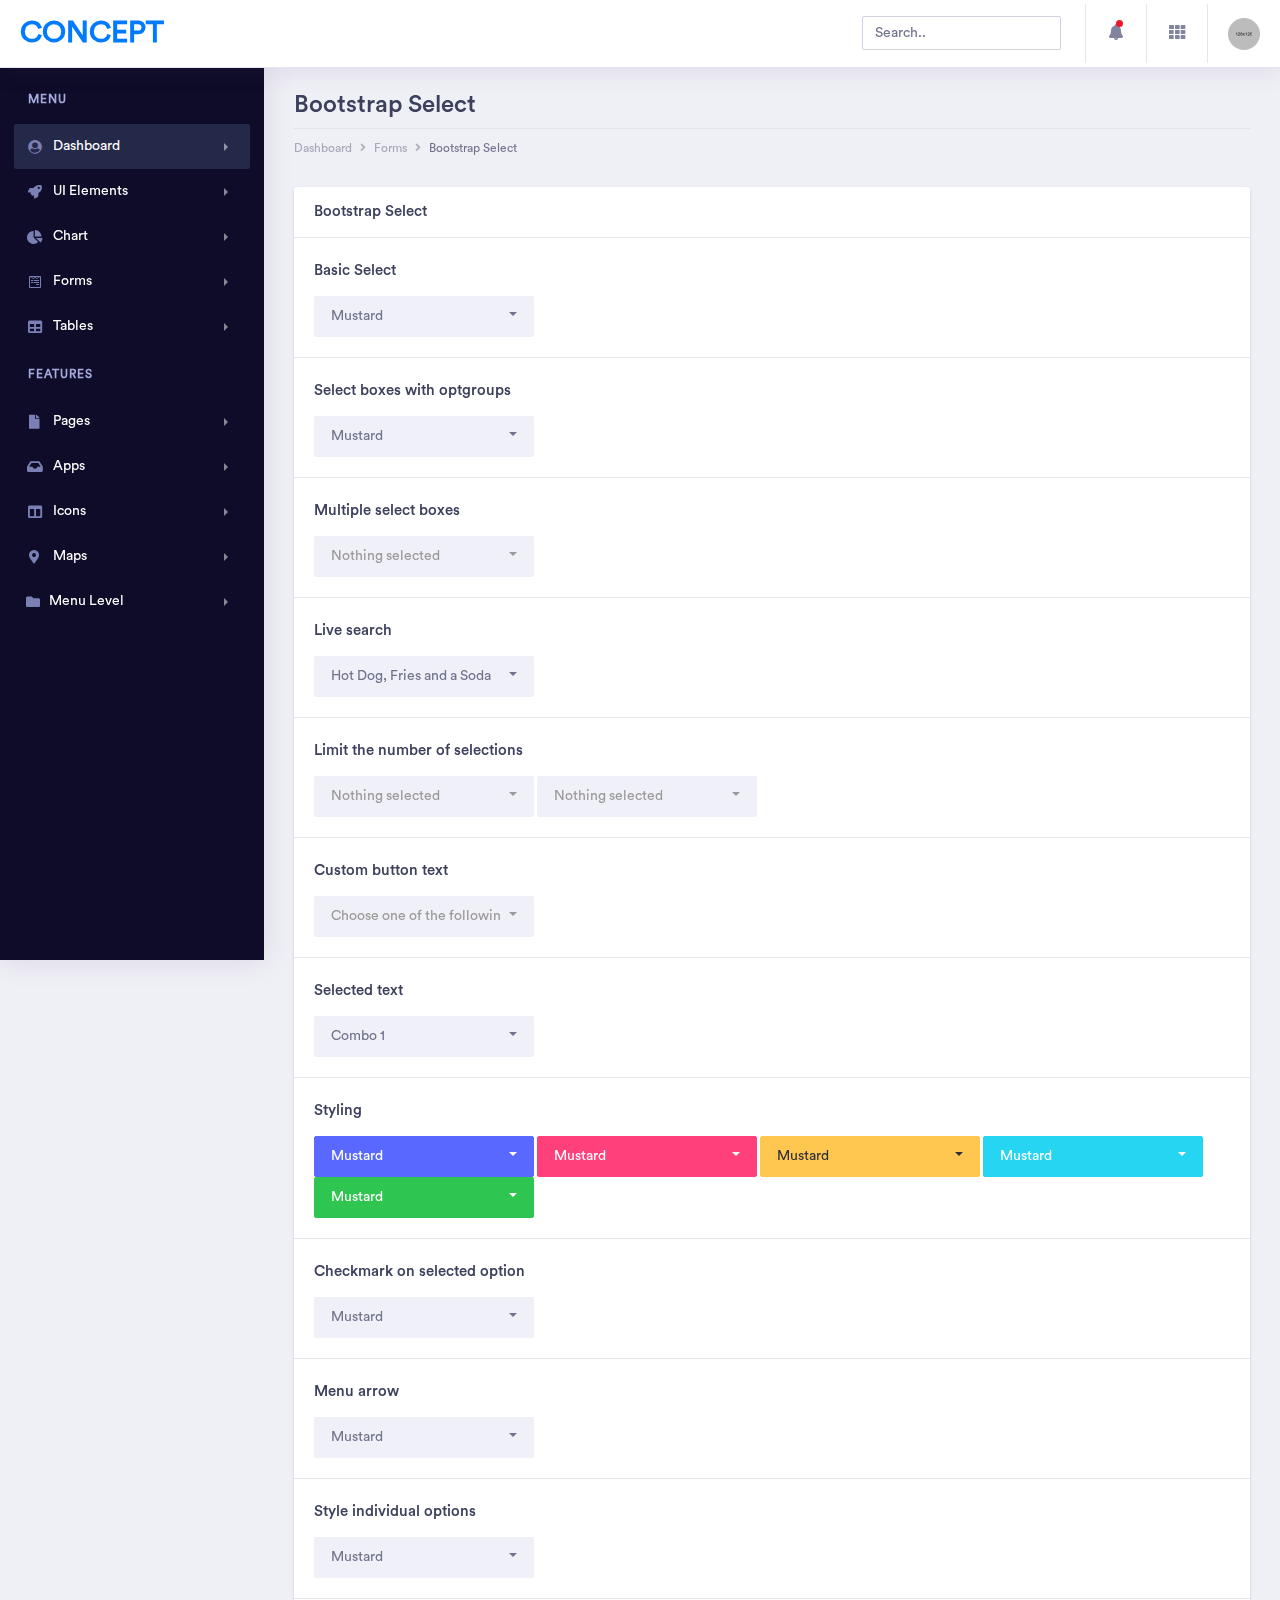
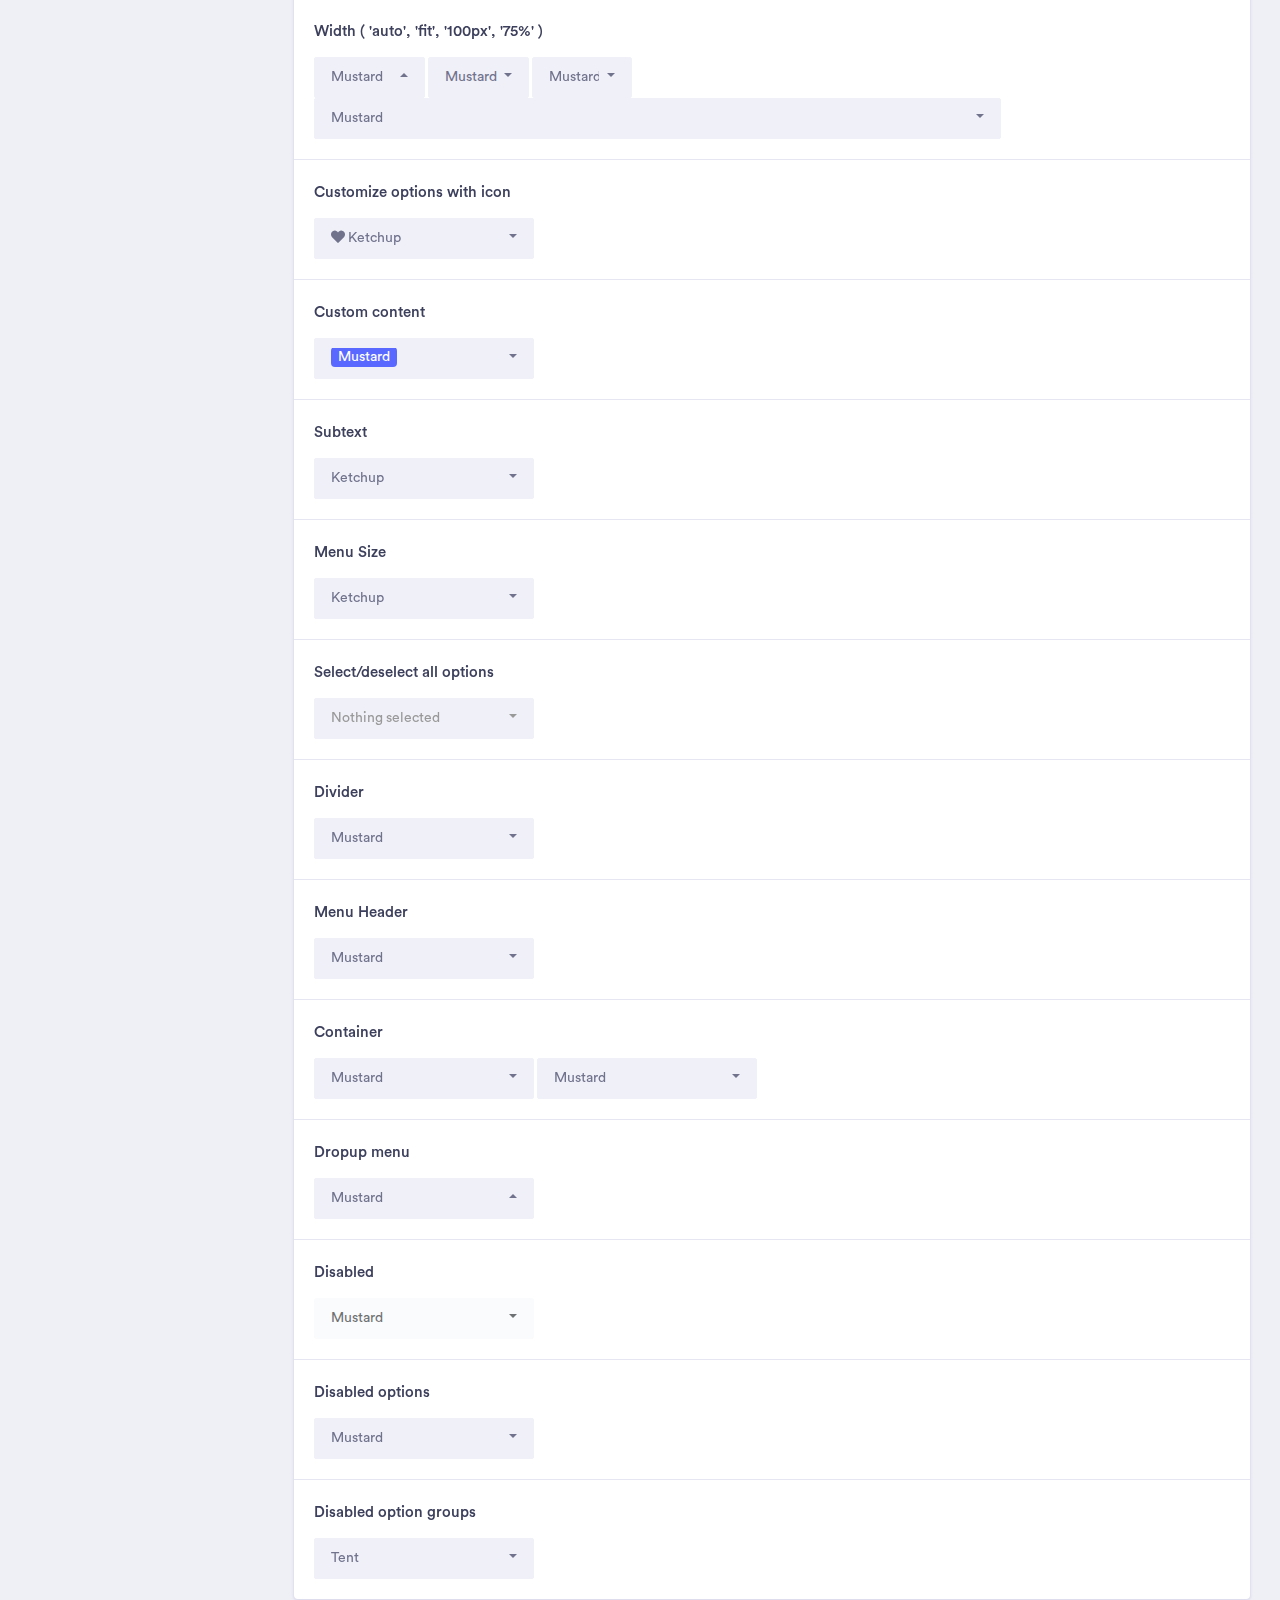
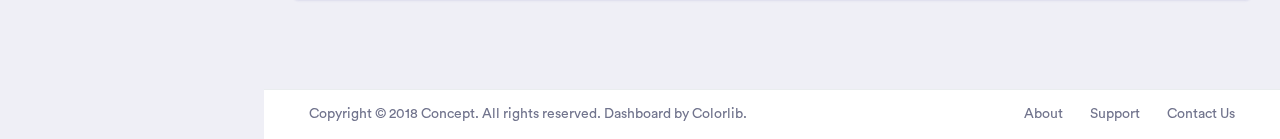
<file: admin/pages/bootstrap-select.html>
<!doctype html>
<html lang="en">
 
<head>
    <!-- Required meta tags -->
    <meta charset="utf-8">
    <meta name="viewport" content="width=device-width, initial-scale=1, shrink-to-fit=no">
    <title>Concept - Bootstrap 4 Admin Dashboard Template</title>
    <!-- Bootstrap CSS -->
    <link rel="stylesheet" href="../assets/vendor/bootstrap/css/bootstrap.min.css">
    <link href="../assets/vendor/fonts/circular-std/style.css" rel="stylesheet">
    <link rel="stylesheet" href="../assets/libs/css/style.css">
    <link rel="stylesheet" href="../assets/vendor/fonts/fontawesome/css/fontawesome-all.css">
    <link rel="stylesheet" href="../assets/vendor/bootstrap-select/css/bootstrap-select.css">
</head>

<body>
    <!-- ============================================================== -->
    <!-- main wrapper -->
    <!-- ============================================================== -->
    <div class="dashboard-main-wrapper">
        <!-- ============================================================== -->
        <!-- navbar -->
        <!-- ============================================================== -->
        <div class="dashboard-header">
            <nav class="navbar navbar-expand-lg bg-white fixed-top">
                <a class="navbar-brand" href="../index.html">Concept</a>
                <button class="navbar-toggler" type="button" data-toggle="collapse" data-target="#navbarSupportedContent" aria-controls="navbarSupportedContent" aria-expanded="false" aria-label="Toggle navigation">
                    <span class="navbar-toggler-icon"></span>
                </button>
                <div class="collapse navbar-collapse " id="navbarSupportedContent">
                    <ul class="navbar-nav ml-auto navbar-right-top">
                        <li class="nav-item">
                            <div id="custom-search" class="top-search-bar">
                                <input class="form-control" type="text" placeholder="Search..">
                            </div>
                        </li>
                        <li class="nav-item dropdown notification">
                            <a class="nav-link nav-icons" href="#" id="navbarDropdownMenuLink1" data-toggle="dropdown" aria-haspopup="true" aria-expanded="false"><i class="fas fa-fw fa-bell"></i> <span class="indicator"></span></a>
                            <ul class="dropdown-menu dropdown-menu-right notification-dropdown">
                                <li>
                                    <div class="notification-title"> Notification</div>
                                    <div class="notification-list">
                                        <div class="list-group">
                                            <a href="#" class="list-group-item list-group-item-action active">
                                                <div class="notification-info">
                                                    <div class="notification-list-user-img"><img src="../assets/images/avatar-2.jpg" alt="" class="user-avatar-md rounded-circle"></div>
                                                    <div class="notification-list-user-block"><span class="notification-list-user-name">Jeremy Rakestraw</span>accepted your invitation to join the team.
                                                        <div class="notification-date">2 min ago</div>
                                                    </div>
                                                </div>
                                            </a>
                                            <a href="#" class="list-group-item list-group-item-action">
                                                <div class="notification-info">
                                                    <div class="notification-list-user-img"><img src="../assets/images/avatar-3.jpg" alt="" class="user-avatar-md rounded-circle"></div>
                                                    <div class="notification-list-user-block"><span class="notification-list-user-name">
John Abraham</span>is now following you
                                                        <div class="notification-date">2 days ago</div>
                                                    </div>
                                                </div>
                                            </a>
                                            <a href="#" class="list-group-item list-group-item-action">
                                                <div class="notification-info">
                                                    <div class="notification-list-user-img"><img src="../assets/images/avatar-4.jpg" alt="" class="user-avatar-md rounded-circle"></div>
                                                    <div class="notification-list-user-block"><span class="notification-list-user-name">Monaan Pechi</span> is watching your main repository
                                                        <div class="notification-date">2 min ago</div>
                                                    </div>
                                                </div>
                                            </a>
                                            <a href="#" class="list-group-item list-group-item-action">
                                                <div class="notification-info">
                                                    <div class="notification-list-user-img"><img src="../assets/images/avatar-5.jpg" alt="" class="user-avatar-md rounded-circle"></div>
                                                    <div class="notification-list-user-block"><span class="notification-list-user-name">Jessica Caruso</span>accepted your invitation to join the team.
                                                        <div class="notification-date">2 min ago</div>
                                                    </div>
                                                </div>
                                            </a>
                                        </div>
                                    </div>
                                </li>
                                <li>
                                    <div class="list-footer"> <a href="#">View all notifications</a></div>
                                </li>
                            </ul>
                        </li>
                        <li class="nav-item dropdown connection">
                            <a class="nav-link" href="#" id="navbarDropdown" role="button" data-toggle="dropdown" aria-haspopup="true" aria-expanded="false"> <i class="fas fa-fw fa-th"></i> </a>
                            <ul class="dropdown-menu dropdown-menu-right connection-dropdown">
                                <li class="connection-list">
                                    <div class="row">
                                        <div class="col-xl-4 col-lg-4 col-md-6 col-sm-12 col-12 ">
                                            <a href="#" class="connection-item"><img src="../assets/images/github.png" alt="" > <span>Github</span></a>
                                        </div>
                                        <div class="col-xl-4 col-lg-4 col-md-6 col-sm-12 col-12 ">
                                            <a href="#" class="connection-item"><img src="../assets/images/dribbble.png" alt="" > <span>Dribbble</span></a>
                                        </div>
                                        <div class="col-xl-4 col-lg-4 col-md-6 col-sm-12 col-12 ">
                                            <a href="#" class="connection-item"><img src="../assets/images/dropbox.png" alt="" > <span>Dropbox</span></a>
                                        </div>
                                    </div>
                                    <div class="row">
                                        <div class="col-xl-4 col-lg-4 col-md-6 col-sm-12 col-12 ">
                                            <a href="#" class="connection-item"><img src="../assets/images/bitbucket.png" alt=""> <span>Bitbucket</span></a>
                                        </div>
                                        <div class="col-xl-4 col-lg-4 col-md-6 col-sm-12 col-12 ">
                                            <a href="#" class="connection-item"><img src="../assets/images/mail_chimp.png" alt="" ><span>Mail chimp</span></a>
                                        </div>
                                        <div class="col-xl-4 col-lg-4 col-md-6 col-sm-12 col-12 ">
                                            <a href="#" class="connection-item"><img src="../assets/images/slack.png" alt="" > <span>Slack</span></a>
                                        </div>
                                    </div>
                                </li>
                                <li>
                                    <div class="conntection-footer"><a href="#">More</a></div>
                                </li>
                            </ul>
                        </li>
                        <li class="nav-item dropdown nav-user">
                            <a class="nav-link nav-user-img" href="#" id="navbarDropdownMenuLink2" data-toggle="dropdown" aria-haspopup="true" aria-expanded="false"><img src="../assets/images/avatar-1.jpg" alt="" class="user-avatar-md rounded-circle"></a>
                            <div class="dropdown-menu dropdown-menu-right nav-user-dropdown" aria-labelledby="navbarDropdownMenuLink2">
                                <div class="nav-user-info">
                                    <h5 class="mb-0 text-white nav-user-name">
John Abraham</h5>
                                    <span class="status"></span><span class="ml-2">Available</span>
                                </div>
                                <a class="dropdown-item" href="#"><i class="fas fa-user mr-2"></i>Account</a>
                                <a class="dropdown-item" href="#"><i class="fas fa-cog mr-2"></i>Setting</a>
                                <a class="dropdown-item" href="#"><i class="fas fa-power-off mr-2"></i>Logout</a>
                            </div>
                        </li>
                    </ul>
                </div>
            </nav>
        </div>
        <!-- ============================================================== -->
        <!-- end navbar -->
        <!-- ============================================================== -->
        <!-- ============================================================== -->
        <!-- left sidebar -->
        <!-- ============================================================== -->
        <div class="nav-left-sidebar sidebar-dark">
            <div class="menu-list">
                <nav class="navbar navbar-expand-lg navbar-light">
                    <a class="d-xl-none d-lg-none" href="#">Dashboard</a>
                    <button class="navbar-toggler" type="button" data-toggle="collapse" data-target="#navbarNav" aria-controls="navbarNav" aria-expanded="false" aria-label="Toggle navigation">
                        <span class="navbar-toggler-icon"></span>
                    </button>
                    <div class="collapse navbar-collapse" id="navbarNav">
                        <ul class="navbar-nav flex-column">
                            <li class="nav-divider">
                                Menu
                            </li>
                            <li class="nav-item ">
                                <a class="nav-link active" href="#" data-toggle="collapse" aria-expanded="false" data-target="#submenu-1" aria-controls="submenu-1"><i class="fa fa-fw fa-user-circle"></i>Dashboard <span class="badge badge-success">6</span></a>
                                <div id="submenu-1" class="collapse submenu" style="">
                                    <ul class="nav flex-column">
                                        <li class="nav-item">
                                            <a class="nav-link" href="index.html" data-toggle="collapse" aria-expanded="false" data-target="#submenu-1-2" aria-controls="submenu-1-2">E-Commerce</a>
                                            <div id="submenu-1-2" class="collapse submenu" style="">
                                                <ul class="nav flex-column">
                                                    <li class="nav-item">
                                                        <a class="nav-link" href="../index.html">E Commerce Dashboard</a>
                                                    </li>
                                                    <li class="nav-item">
                                                        <a class="nav-link" href="../ecommerce-product.html">Product List</a>
                                                    </li>
                                                    <li class="nav-item">
                                                        <a class="nav-link" href="../ecommerce-product-single.html">Product Single</a>
                                                    </li>
                                                    <li class="nav-item">
                                                        <a class="nav-link" href="../ecommerce-product-checkout.html">Product Checkout</a>
                                                    </li>
                                                </ul>
                                            </div>
                                        </li>
                                        <li class="nav-item">
                                            <a class="nav-link" href="../dashboard-finance.html">Finance</a>
                                        </li>
                                        <li class="nav-item">
                                            <a class="nav-link" href="../dashboard-sales.html">Sales</a>
                                        </li>
                                        <li class="nav-item">
                                            <a class="nav-link" href="#" data-toggle="collapse" aria-expanded="false" data-target="#submenu-1-1" aria-controls="submenu-1-1">Infulencer</a>
                                            <div id="submenu-1-1" class="collapse submenu" style="">
                                                <ul class="nav flex-column">
                                                    <li class="nav-item">
                                                        <a class="nav-link" href="../dashboard-influencer.html">Influencer</a>
                                                    </li>
                                                    <li class="nav-item">
                                                        <a class="nav-link" href="../influencer-finder.html">Influencer Finder</a>
                                                    </li>
                                                    <li class="nav-item">
                                                        <a class="nav-link" href="../influencer-profile.html">Influencer Profile</a>
                                                    </li>
                                                </ul>
                                            </div>
                                        </li>
                                    </ul>
                                </div>
                            </li>
                            <li class="nav-item">
                                <a class="nav-link" href="#" data-toggle="collapse" aria-expanded="false" data-target="#submenu-2" aria-controls="submenu-2"><i class="fa fa-fw fa-rocket"></i>UI Elements</a>
                                <div id="submenu-2" class="collapse submenu" style="">
                                    <ul class="nav flex-column">
                                        <li class="nav-item">
                                            <a class="nav-link" href="cards.html">Cards <span class="badge badge-secondary">New</span></a>
                                        </li>
                                        <li class="nav-item">
                                            <a class="nav-link" href="general.html">General</a>
                                        </li>
                                        <li class="nav-item">
                                            <a class="nav-link" href="carousel.html">Carousel</a>
                                        </li>
                                        <li class="nav-item">
                                            <a class="nav-link" href="listgroup.html">List Group</a>
                                        </li>
                                        <li class="nav-item">
                                            <a class="nav-link" href="typography.html">Typography</a>
                                        </li>
                                        <li class="nav-item">
                                            <a class="nav-link" href="accordions.html">Accordions</a>
                                        </li>
                                        <li class="nav-item">
                                            <a class="nav-link" href="tabs.html">Tabs</a>
                                        </li>
                                    </ul>
                                </div>
                            </li>
                            <li class="nav-item">
                                <a class="nav-link" href="#" data-toggle="collapse" aria-expanded="false" data-target="#submenu-3" aria-controls="submenu-3"><i class="fas fa-fw fa-chart-pie"></i>Chart</a>
                                <div id="submenu-3" class="collapse submenu" style="">
                                    <ul class="nav flex-column">
                                        <li class="nav-item">
                                            <a class="nav-link" href="chart-c3.html">C3 Charts</a>
                                        </li>
                                        <li class="nav-item">
                                            <a class="nav-link" href="chart-chartist.html">Chartist Charts</a>
                                        </li>
                                        <li class="nav-item">
                                            <a class="nav-link" href="chart-charts.html">Chart</a>
                                        </li>
                                        <li class="nav-item">
                                            <a class="nav-link" href="chart-morris.html">Morris</a>
                                        </li>
                                        <li class="nav-item">
                                            <a class="nav-link" href="chart-sparkline.html">Sparkline</a>
                                        </li>
                                        <li class="nav-item">
                                            <a class="nav-link" href="chart-gauge.html">Guage</a>
                                        </li>
                                    </ul>
                                </div>
                            </li>
                            <li class="nav-item ">
                                <a class="nav-link" href="#" data-toggle="collapse" aria-expanded="false" data-target="#submenu-4" aria-controls="submenu-4"><i class="fab fa-fw fa-wpforms"></i>Forms</a>
                                <div id="submenu-4" class="collapse submenu" style="">
                                    <ul class="nav flex-column">
                                        <li class="nav-item">
                                            <a class="nav-link" href="form-elements.html">Form Elements</a>
                                        </li>
                                        <li class="nav-item">
                                            <a class="nav-link" href="form-validation.html">Parsely Validations</a>
                                        </li>
                                        <li class="nav-item">
                                            <a class="nav-link" href="multiselect.html">Multiselect</a>
                                        </li>
                                    </ul>
                                </div>
                            </li>
                            <li class="nav-item">
                                <a class="nav-link" href="#" data-toggle="collapse" aria-expanded="false" data-target="#submenu-5" aria-controls="submenu-5"><i class="fas fa-fw fa-table"></i>Tables</a>
                                <div id="submenu-5" class="collapse submenu" style="">
                                    <ul class="nav flex-column">
                                        <li class="nav-item">
                                            <a class="nav-link" href="general-table.html">General Tables</a>
                                        </li>
                                        <li class="nav-item">
                                            <a class="nav-link" href="data-tables.html">Data Tables</a>
                                        </li>
                                    </ul>
                                </div>
                            </li>
                            <li class="nav-divider">
                                Features
                            </li>
                            <li class="nav-item">
                                <a class="nav-link" href="#" data-toggle="collapse" aria-expanded="false" data-target="#submenu-6" aria-controls="submenu-6"><i class="fas fa-fw fa-file"></i>Pages</a>
                                <div id="submenu-6" class="collapse submenu" style="">
                                    <ul class="nav flex-column">
                                        <li class="nav-item">
                                            <a class="nav-link" href="invoice.html">Invoice</a>
                                        </li>
                                        <li class="nav-item">
                                            <a class="nav-link" href="blank-page.html">Blank Page</a>
                                        </li>
                                        <li class="nav-item">
                                            <a class="nav-link" href="blank-page-header.html">Blank Page Header</a>
                                        </li>
                                        <li class="nav-item">
                                            <a class="nav-link" href="login.html">Login</a>
                                        </li>
                                        <li class="nav-item">
                                            <a class="nav-link" href="404-page.html">404 page</a>
                                        </li>
                                        <li class="nav-item">
                                            <a class="nav-link" href="sign-up.html">Sign up Page</a>
                                        </li>
                                        <li class="nav-item">
                                            <a class="nav-link" href="forgot-password.html">Forgot Password</a>
                                        </li>
                                        <li class="nav-item">
                                            <a class="nav-link" href="pricing.html">Pricing Tables</a>
                                        </li>
                                        <li class="nav-item">
                                            <a class="nav-link" href="timeline.html">Timeline</a>
                                        </li>
                                        <li class="nav-item">
                                            <a class="nav-link" href="calendar.html">Calendar</a>
                                        </li>
                                        <li class="nav-item">
                                            <a class="nav-link" href="sortable-nestable-lists.html">Sortable/Nestable List</a>
                                        </li>
                                       <li class="nav-item">
                                            <a class="nav-link" href="widgets.html">Widgets</a>
                                        </li>
                                        <li class="nav-item">
                                            <a class="nav-link" href="media-object.html">Media Objects</a>
                                        </li>
                                        <li class="nav-item">
                                            <a class="nav-link" href="cropper-image.html">Cropper</a>
                                        </li>
                                        <li class="nav-item">
                                            <a class="nav-link" href="color-picker.html">Color Picker</a>
                                        </li>
                                    </ul>
                                </div>
                            </li>
                            <li class="nav-item">
                                <a class="nav-link" href="#" data-toggle="collapse" aria-expanded="false" data-target="#submenu-7" aria-controls="submenu-7"><i class="fas fa-fw fa-inbox"></i>Apps <span class="badge badge-secondary">New</span></a>
                                <div id="submenu-7" class="collapse submenu" style="">
                                    <ul class="nav flex-column">
                                        <li class="nav-item">
                                            <a class="nav-link" href="inbox.html">Inbox</a>
                                        </li>
                                        <li class="nav-item">
                                            <a class="nav-link" href="email-details.html">Email Detail</a>
                                        </li>
                                        <li class="nav-item">
                                            <a class="nav-link" href="email-compose.html">Email Compose</a>
                                        </li>
                                        <li class="nav-item">
                                            <a class="nav-link" href="message-chat.html">Message Chat</a>
                                        </li>
                                    </ul>
                                </div>
                            </li>
                            <li class="nav-item">
                                <a class="nav-link" href="#" data-toggle="collapse" aria-expanded="false" data-target="#submenu-8" aria-controls="submenu-8"><i class="fas fa-fw fa-columns"></i>Icons</a>
                                <div id="submenu-8" class="collapse submenu" style="">
                                    <ul class="nav flex-column">
                                        <li class="nav-item">
                                            <a class="nav-link" href="icon-fontawesome.html">FontAwesome Icons</a>
                                        </li>
                                        <li class="nav-item">
                                            <a class="nav-link" href="icon-material.html">Material Icons</a>
                                        </li>
                                        <li class="nav-item">
                                            <a class="nav-link" href="icon-simple-lineicon.html">Simpleline Icon</a>
                                        </li>
                                        <li class="nav-item">
                                            <a class="nav-link" href="icon-themify.html">Themify Icon</a>
                                        </li>
                                        <li class="nav-item">
                                            <a class="nav-link" href="icon-flag.html">Flag Icons</a>
                                        </li>
                                        <li class="nav-item">
                                            <a class="nav-link" href="icon-weather.html">Weather Icon</a>
                                        </li>
                                    </ul>
                                </div>
                            </li>
                            <li class="nav-item">
                                <a class="nav-link" href="#" data-toggle="collapse" aria-expanded="false" data-target="#submenu-9" aria-controls="submenu-9"><i class="fas fa-fw fa-map-marker-alt"></i>Maps</a>
                                <div id="submenu-9" class="collapse submenu" style="">
                                    <ul class="nav flex-column">
                                        <li class="nav-item">
                                            <a class="nav-link" href="map-google.html">Google Maps</a>
                                        </li>
                                        <li class="nav-item">
                                            <a class="nav-link" href="map-vector.html">Vector Maps</a>
                                        </li>
                                    </ul>
                                </div>
                            </li>
                            <li class="nav-item">
                                <a class="nav-link" href="#" data-toggle="collapse" aria-expanded="false" data-target="#submenu-10" aria-controls="submenu-10"><i class="fas fa-f fa-folder"></i>Menu Level</a>
                                <div id="submenu-10" class="collapse submenu" style="">
                                    <ul class="nav flex-column">
                                        <li class="nav-item">
                                            <a class="nav-link" href="#">Level 1</a>
                                        </li>
                                        <li class="nav-item">
                                            <a class="nav-link" href="#" data-toggle="collapse" aria-expanded="false" data-target="#submenu-11" aria-controls="submenu-11">Level 2</a>
                                            <div id="submenu-11" class="collapse submenu" style="">
                                                <ul class="nav flex-column">
                                                    <li class="nav-item">
                                                        <a class="nav-link" href="#">Level 1</a>
                                                    </li>
                                                    <li class="nav-item">
                                                        <a class="nav-link" href="#">Level 2</a>
                                                    </li>
                                                </ul>
                                            </div>
                                        </li>
                                        <li class="nav-item">
                                            <a class="nav-link" href="#">Level 3</a>
                                        </li>
                                    </ul>
                                </div>
                            </li>
                        </ul>
                    </div>
                </nav>
            </div>
        </div>
        <!-- ============================================================== -->
        <!-- end left sidebar -->
        <!-- ============================================================== -->
        <!-- ============================================================== -->
        <!-- wrapper  -->
        <!-- ============================================================== -->
        <div class="dashboard-wrapper">
            <div class="container-fluid dashboard-content">
                <!-- ============================================================== -->
                <!-- pageheader -->
                <!-- ============================================================== -->
                <div class="row">
                    <div class="col-xl-12 col-lg-12 col-md-12 col-sm-12 col-12">
                        <div class="page-header">
                            <h2 class="pageheader-title">Bootstrap Select </h2>
                            <p class="pageheader-text">Proin placerat ante duiullam scelerisque a velit ac porta, fusce sit amet vestibulum mi. Morbi lobortis pulvinar quam.</p>
                            <div class="page-breadcrumb">
                                <nav aria-label="breadcrumb">
                                    <ol class="breadcrumb">
                                        <li class="breadcrumb-item"><a href="#" class="breadcrumb-link">Dashboard</a></li>
                                        <li class="breadcrumb-item"><a href="#" class="breadcrumb-link">Forms</a></li>
                                        <li class="breadcrumb-item active" aria-current="page">Bootstrap Select</li>
                                    </ol>
                                </nav>
                            </div>
                        </div>
                    </div>
                </div>
                <!-- ============================================================== -->
                <!-- end pageheader -->
                <!-- ============================================================== -->
                <!-- ============================================================== -->
                <!-- bootstrap select -->
                <!-- ============================================================== -->
                <div class="row">
                    <div class="col-xl-12 col-lg-12 col-md-12 col-sm-12 col-12">
                        <div class="card ">
                            <h5 class="card-header">Bootstrap Select</h5>
                            <div class="card-body">
                                <h5 class="card-title">Basic Select </h5>
                                <select class="selectpicker">
                                    <option>Mustard</option>
                                    <option>Ketchup</option>
                                    <option>Relish</option>
                                </select>
                            </div>
                            <div class="card-body border-top">
                                <h5 class="card-title">Select boxes with optgroups</h5>
                                <select class="selectpicker">
                                    <optgroup label="Picnic">
                                        <option>Mustard</option>
                                        <option>Ketchup</option>
                                        <option>Relish</option>
                                    </optgroup>
                                    <optgroup label="Camping">
                                        <option>Tent</option>
                                        <option>Flashlight</option>
                                        <option>Toilet Paper</option>
                                    </optgroup>
                                </select>
                            </div>
                            <div class="card-body border-top">
                                <h5 class="card-title">Multiple select boxes</h5>
                                <select class="selectpicker" multiple>
                                    <option>Mustard</option>
                                    <option>Ketchup</option>
                                    <option>Relish</option>
                                </select>
                            </div>
                            <div class="card-body border-top">
                                <h5 class="card-title">Live search</h5>
                                <select class="selectpicker" data-live-search="true">
                                    <option data-tokens="ketchup mustard">Hot Dog, Fries and a Soda</option>
                                    <option data-tokens="mustard">Burger, Shake and a Smile</option>
                                    <option data-tokens="frosting">Sugar, Spice and all things nice</option>
                                </select>
                            </div>
                            <div class="card-body border-top">
                                <h5 class="card-title">Limit the number of selections</h5>
                                <select class="selectpicker" multiple data-max-options="2">
                                    <option>Mustard</option>
                                    <option>Ketchup</option>
                                    <option>Relish</option>
                                </select>
                                <select class="selectpicker" multiple>
                                    <optgroup label="Condiments" data-max-options="2">
                                        <option>Mustard</option>
                                        <option>Ketchup</option>
                                        <option>Relish</option>
                                    </optgroup>
                                    <optgroup label="Breads" data-max-options="2">
                                        <option>Plain</option>
                                        <option>Steamed</option>
                                        <option>Toasted</option>
                                    </optgroup>
                                </select>
                            </div>
                            <div class="card-body border-top">
                                <h5 class="card-title">Custom button text </h5>
                                <select class="selectpicker" multiple title="Choose one of the following...">
                                    <option>Mustard</option>
                                    <option>Ketchup</option>
                                    <option>Relish</option>
                                </select>
                            </div>
                            <div class="card-body border-top">
                                <h5 class="card-title">Selected text</h5>
                                <select class="selectpicker">
                                    <option title="Combo 1">Hot Dog, Fries and a Soda</option>
                                    <option title="Combo 2">Burger, Shake and a Smile</option>
                                    <option title="Combo 3">Sugar, Spice and all things nice</option>
                                </select>
                            </div>
                            <div class="card-body border-top">
                                <h5 class="card-title">Styling</h5>
                                <select class="selectpicker" data-style="btn-primary">
                                    <option>Mustard</option>
                                    <option>Ketchup</option>
                                    <option>Relish</option>
                                </select>
                                <select class="selectpicker" data-style="btn-secondary">
                                    <option>Mustard</option>
                                    <option>Ketchup</option>
                                    <option>Relish</option>
                                </select>
                                <select class="selectpicker" data-style="btn-brand">
                                    <option>Mustard</option>
                                    <option>Ketchup</option>
                                    <option>Relish</option>
                                </select>
                                <select class="selectpicker" data-style="btn-info">
                                    <option>Mustard</option>
                                    <option>Ketchup</option>
                                    <option>Relish</option>
                                </select>
                                <select class="selectpicker" data-style="btn-success">
                                    <option>Mustard</option>
                                    <option>Ketchup</option>
                                    <option>Relish</option>
                                </select>
                            </div>
                            <div class="card-body border-top">
                                <h5 class="card-title">Checkmark on selected option</h5>
                                <select class="selectpicker show-tick">
                                    <option>Mustard</option>
                                    <option>Ketchup</option>
                                    <option>Relish</option>
                                </select>
                            </div>
                            <div class="card-body border-top">
                                <h5 class="card-title">Menu arrow </h5>
                                <select class="selectpicker show-menu-arrow">
                                    <option>Mustard</option>
                                    <option>Ketchup</option>
                                    <option>Relish</option>
                                </select>
                            </div>
                            <div class="card-body border-top">
                                <h5 class="card-title">Style individual options</h5>
                                <select class="selectpicker">
                                    <option>Mustard</option>
                                    <option class="special">Ketchup</option>
                                    <option style="background: #5cb85c; color: #fff;">Relish</option>
                                </select>
                            </div>
                            <div class="card-body border-top">
                                <h5 class="card-title">Width ( 'auto', 'fit', '100px', '75%' )</h5>
                                <select class="selectpicker" data-width="auto">
                                    <option>Mustard</option>
                                    <option>Ketchup</option>
                                    <option>Relish</option>
                                </select>
                                <select class="selectpicker" data-width="fit">
                                    <option>Mustard</option>
                                    <option>Ketchup</option>
                                    <option>Relish</option>
                                </select>
                                <select class="selectpicker" data-width="100px">
                                    <option>Mustard</option>
                                    <option>Ketchup</option>
                                    <option>Relish</option>
                                </select>
                                <select class="selectpicker" data-width="75%">
                                    <option>Mustard</option>
                                    <option>Ketchup</option>
                                    <option>Relish</option>
                                </select>
                            </div>
                            <div class="card-body border-top">
                                <h5 class="card-title">Customize options with icon</h5>
                                <select class="selectpicker">
                                    <option data-icon="fas fa-heart">Ketchup</option>
                                    <option data-icon="fas fa-glass-martini">Mustard</option>
                                    <option data-icon="fas fa-film">Relish</option>
                                </select>
                            </div>
                            <div class="card-body border-top">
                                <h5 class="card-title">Custom content</h5>
                                <select class="selectpicker">
                                    <option data-content="<span class='badge badge-primary'>Mustard</span>">Mustard</option>
                                    <option data-content="<span class='badge badge-success'>Relish</span>">Relish</option>
                                    <option data-content="<span class='badge badge-brand'>Ketchup</span>">Ketchup</option>
                                </select>
                            </div>
                            <div class="card-body border-top">
                                <h5 class="card-title">Subtext</h5>
                                <select class="selectpicker" data-size="5">
                                    <option data-subtext="Heinz">Ketchup</option>
                                    <option data-subtext="Mitro">Mustard</option>
                                    <option data-subtext="Laila">Ketchup</option>
                                    <option data-subtext="Rim">Relish</option>
                                </select>
                            </div>
                            <div class="card-body border-top">
                                <h5 class="card-title">Menu Size</h5>
                                <select class="selectpicker" data-size="5">
                                    <option>Ketchup</option>
                                    <option>Mustard</option>
                                    <option>Ketchup</option>
                                    <option>Relish</option>
                                    <option>Ketchup</option>
                                    <option>Mustard</option>
                                    <option>Ketchup</option>
                                    <option>Relish</option>
                                    <option>Ketchup</option>
                                    <option>Mustard</option>
                                    <option>Ketchup</option>
                                    <option>Relish</option>
                                </select>
                            </div>
                            <div class="card-body border-top">
                                <h5 class="card-title">Select/deselect all options</h5>
                                <select class="selectpicker" multiple data-actions-box="true">
                                    <option>Mustard</option>
                                    <option>Ketchup</option>
                                    <option>Relish</option>
                                </select>
                            </div>
                            <div class="card-body border-top">
                                <h5 class="card-title">Divider</h5>
                                <select class="selectpicker" data-size="5">
                                    <option>Mustard</option>
                                    <option>Ketchup</option>
                                    <option>Relish</option>
                                    <option data-divider="true">-</option>
                                    <option>Mustard</option>
                                    <option>Ketchup</option>
                                    <option>Relish</option>
                                </select>
                            </div>
                            <div class="card-body border-top">
                                <h5 class="card-title">Menu Header</h5>
                                <select class="selectpicker" data-header="Select a condiment">
                                    <option>Mustard</option>
                                    <option>Ketchup</option>
                                    <option>Relish</option>
                                    <option>Mustard</option>
                                    <option>Ketchup</option>
                                    <option>Relish</option>
                                </select>
                            </div>
                            <div class="card-body border-top">
                                <h5 class="card-title">Container</h5>
                                <div style="overflow:hidden;">
                                    <select class="selectpicker">
                                        <option>Mustard</option>
                                        <option>Ketchup</option>
                                        <option>Relish</option>
                                    </select>
                                    <select class="selectpicker" data-container="body">
                                        <option>Mustard</option>
                                        <option>Ketchup</option>
                                        <option>Relish</option>
                                    </select>
                                </div>
                            </div>
                            <div class="card-body border-top">
                                <h5 class="card-title">Dropup menu</h5>
                                <select class="selectpicker dropup">
                                    <option>Mustard</option>
                                    <option>Ketchup</option>
                                    <option>Relish</option>
                                </select>
                            </div>
                            <div class="card-body border-top">
                                <h5 class="card-title">Disabled </h5>
                                <select class="selectpicker" disabled>
                                    <option>Mustard</option>
                                    <option>Ketchup</option>
                                    <option>Relish</option>
                                </select>
                            </div>
                            <div class="card-body border-top">
                                <h5 class="card-title">Disabled options </h5>
                                <select class="selectpicker">
                                    <option>Mustard</option>
                                    <option disabled>Ketchup</option>
                                    <option>Relish</option>
                                </select>
                            </div>
                            <div class="card-body border-top">
                                <h5 class="card-title">Disabled option groups </h5>
                                <select class="selectpicker test">
                                    <optgroup label="Picnic" disabled>
                                        <option>Mustard</option>
                                        <option>Ketchup</option>
                                        <option>Relish</option>
                                    </optgroup>
                                    <optgroup label="Camping">
                                        <option>Tent</option>
                                        <option>Flashlight</option>
                                        <option>Toilet Paper</option>
                                    </optgroup>
                                </select>
                            </div>
                        </div>
                    </div>
                    <!-- ============================================================== -->
                    <!-- bootstrap select -->
                    <!-- ============================================================== -->
                </div>
            </div>
            <!-- ============================================================== -->
            <!-- footer -->
            <!-- ============================================================== -->
            <div class="footer">
                <div class="container-fluid">
                    <div class="row">
                        <div class="col-xl-6 col-lg-6 col-md-12 col-sm-12 col-12">
                            Copyright © 2018 Concept. All rights reserved. Dashboard by <a href="https://colorlib.com/wp/">Colorlib</a>.
                        </div>
                        <div class="col-xl-6 col-lg-6 col-md-12 col-sm-12 col-12">
                            <div class="text-md-right footer-links d-none d-sm-block">
                                <a href="javascript: void(0);">About</a>
                                <a href="javascript: void(0);">Support</a>
                                <a href="javascript: void(0);">Contact Us</a>
                            </div>
                        </div>
                    </div>
                </div>
            </div>
            <!-- ============================================================== -->
            <!-- end footer -->
            <!-- ============================================================== -->
        </div>
        <!-- ============================================================== -->
        <!-- end wrapper -->
        <!-- ============================================================== -->
    </div>
    <!-- ============================================================== -->
    <!-- end main wrapper -->
    <!-- ============================================================== -->
    <!-- Optional JavaScript -->
    <script src="../assets/vendor/jquery/jquery-3.3.1.min.js"></script>
    <script src="../assets/vendor/bootstrap/js/bootstrap.bundle.js"></script>
    <script src="../assets/vendor/slimscroll/jquery.slimscroll.js"></script>
    <script src="../assets/libs/js/main-js.js"></script>
    <script src="../assets/vendor/bootstrap-select/js/bootstrap-select.js"></script>
</body>


<!-- Mirrored from jituchauhan.com/influence/landingpage/influence/pages/bootstrap-select.html by HTTrack Website Copier/3.x [XR&CO'2014], Wed, 07 Nov 2018 20:46:56 GMT -->
</html>
</file>
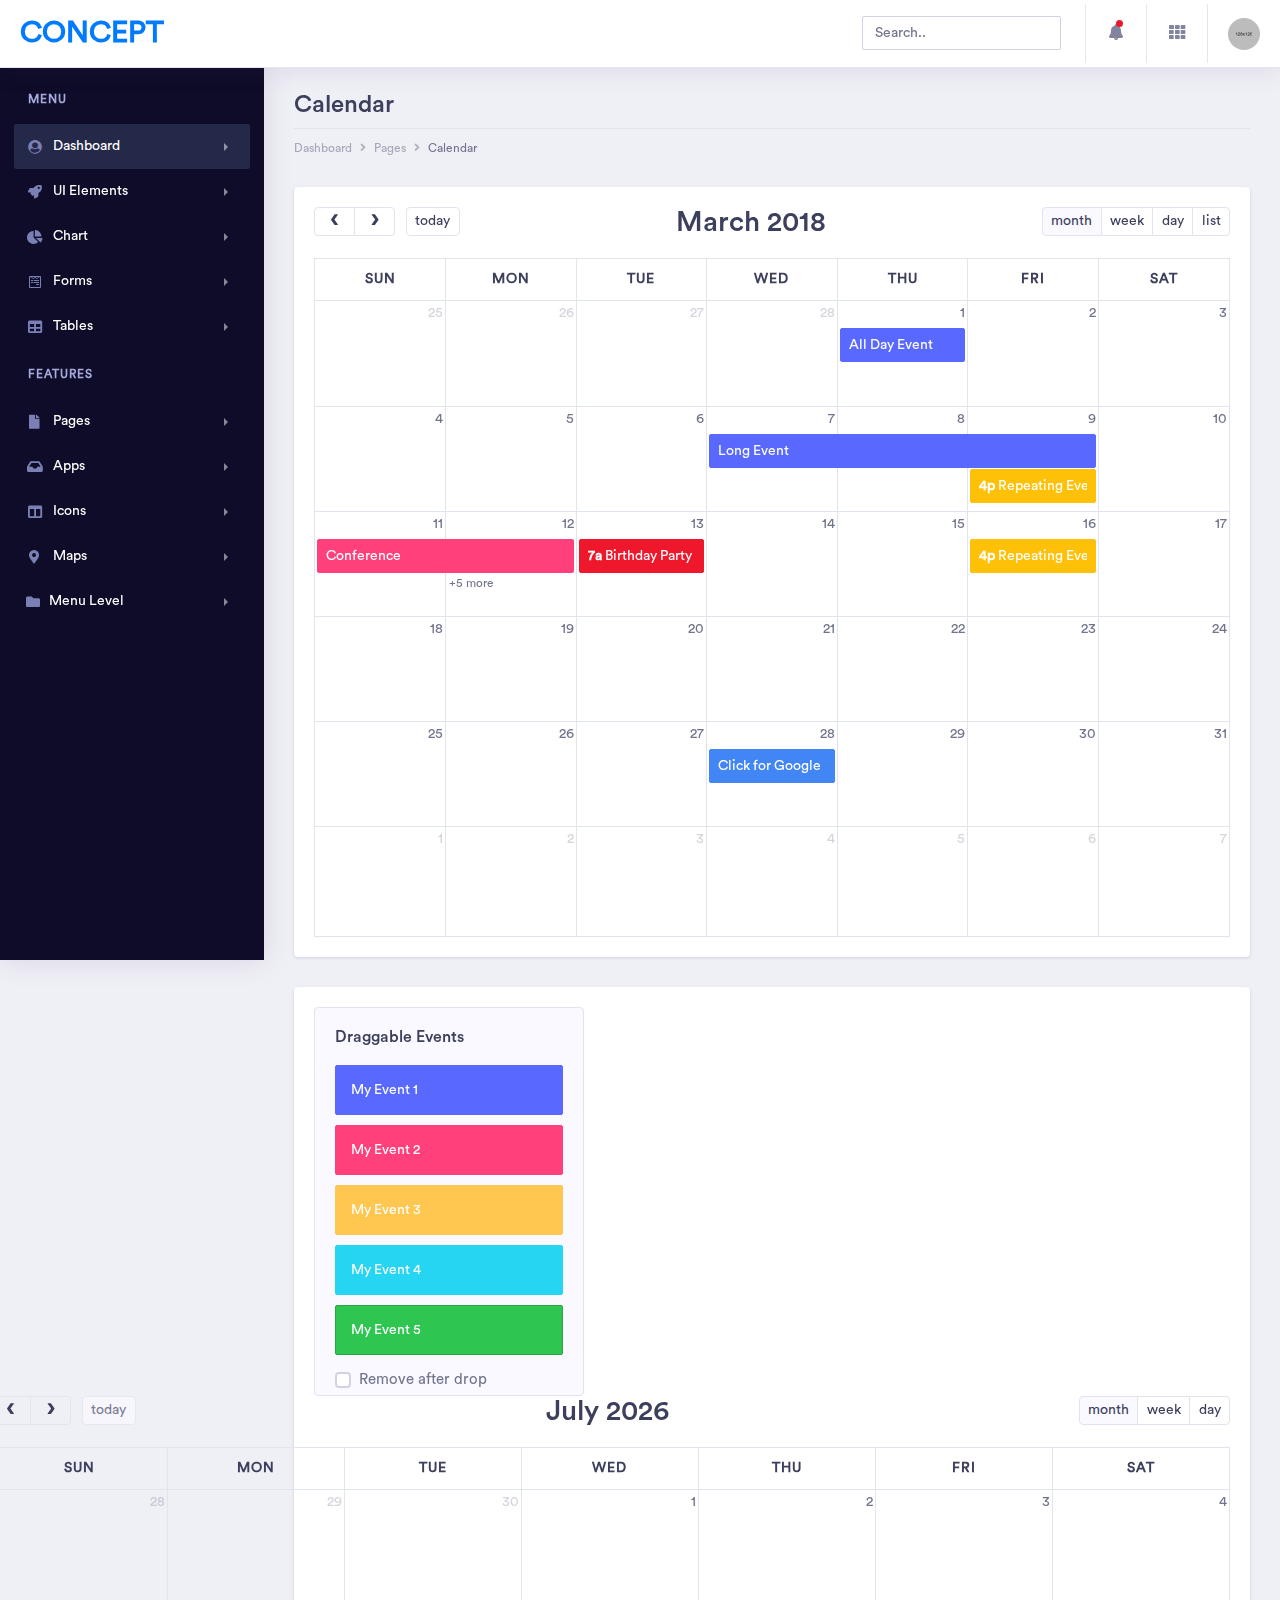
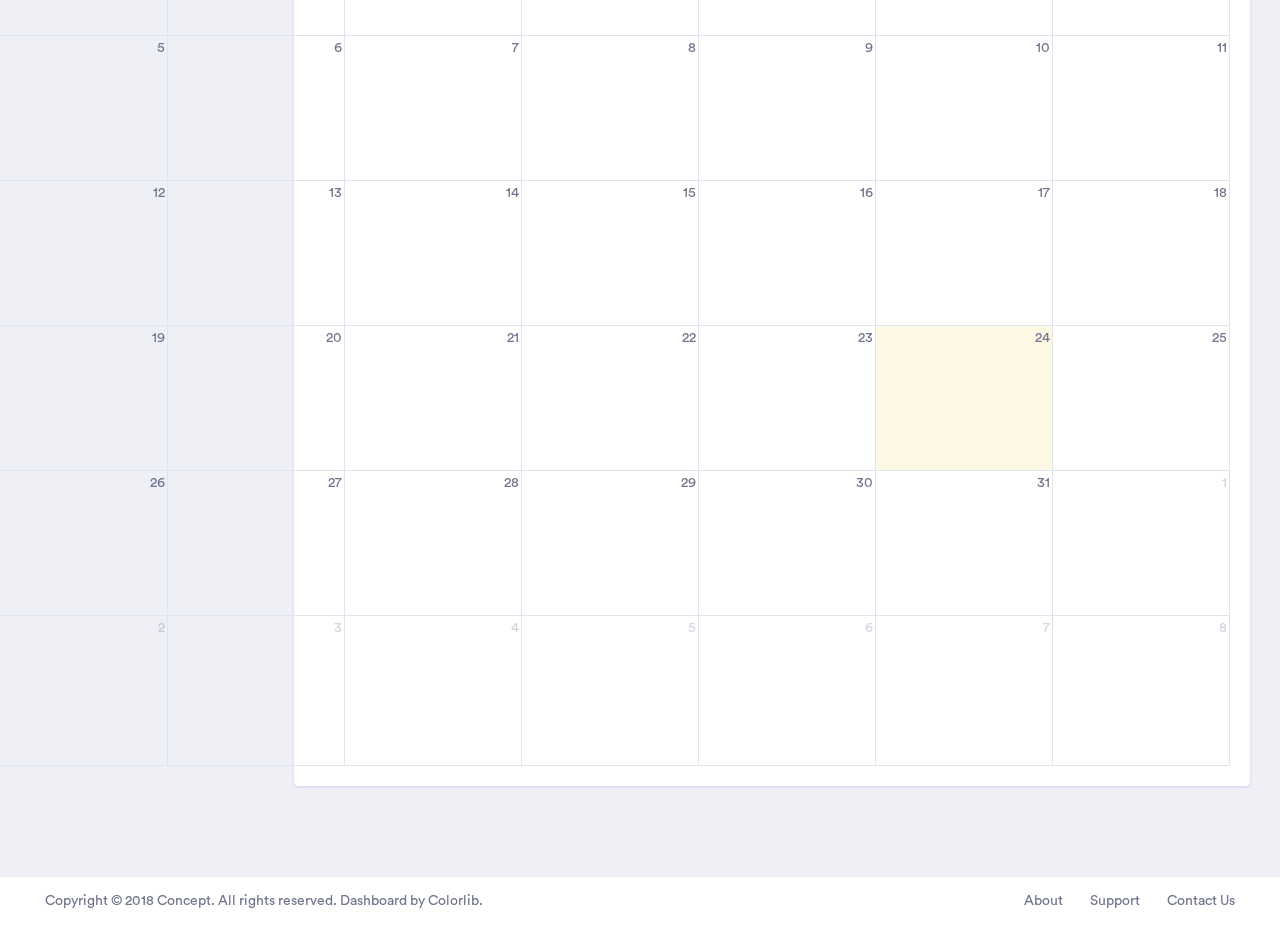
<file: admin/pages/calendar.html>
<!doctype html>
<html lang="en">
 
<head>
    <!-- Required meta tags -->
    <meta charset="utf-8">
    <meta name="viewport" content="width=device-width, initial-scale=1, shrink-to-fit=no">
    <title>Concept - Bootstrap 4 Admin Dashboard Template</title>
    <!-- Bootstrap CSS -->
    <link rel="stylesheet" href="../assets/vendor/bootstrap/css/bootstrap.min.css">
    <link href="../assets/vendor/fonts/circular-std/style.css" rel="stylesheet">
    <link rel="stylesheet" href="../assets/libs/css/style.css">
    <link rel="stylesheet" href="../assets/vendor/fonts/fontawesome/css/fontawesome-all.css">
    <link href='../assets/vendor/full-calendar/css/fullcalendar.css' rel='stylesheet' />
    <link href='../assets/vendor/full-calendar/css/fullcalendar.print.css' rel='stylesheet' media='print' />
</head>

<body>
    <!-- ============================================================== -->
    <!-- main wrapper -->
    <!-- ============================================================== -->
    <div class="dashboard-main-wrapper">
        <!-- ============================================================== -->
        <!-- navbar -->
        <!-- ============================================================== -->
        <div class="dashboard-header">
            <nav class="navbar navbar-expand-lg bg-white fixed-top">
                <a class="navbar-brand" href="../index.html">Concept</a>
                <button class="navbar-toggler" type="button" data-toggle="collapse" data-target="#navbarSupportedContent" aria-controls="navbarSupportedContent" aria-expanded="false" aria-label="Toggle navigation">
                    <span class="navbar-toggler-icon"></span>
                </button>
                <div class="collapse navbar-collapse " id="navbarSupportedContent">
                    <ul class="navbar-nav ml-auto navbar-right-top">
                        <li class="nav-item">
                            <div id="custom-search" class="top-search-bar">
                                <input class="form-control" type="text" placeholder="Search..">
                            </div>
                        </li>
                        <li class="nav-item dropdown notification">
                            <a class="nav-link nav-icons" href="#" id="navbarDropdownMenuLink1" data-toggle="dropdown" aria-haspopup="true" aria-expanded="false"><i class="fas fa-fw fa-bell"></i> <span class="indicator"></span></a>
                            <ul class="dropdown-menu dropdown-menu-right notification-dropdown">
                                <li>
                                    <div class="notification-title"> Notification</div>
                                    <div class="notification-list">
                                        <div class="list-group">
                                            <a href="#" class="list-group-item list-group-item-action active">
                                                <div class="notification-info">
                                                    <div class="notification-list-user-img"><img src="../assets/images/avatar-2.jpg" alt="" class="user-avatar-md rounded-circle"></div>
                                                    <div class="notification-list-user-block"><span class="notification-list-user-name">Jeremy Rakestraw</span>accepted your invitation to join the team.
                                                        <div class="notification-date">2 min ago</div>
                                                    </div>
                                                </div>
                                            </a>
                                            <a href="#" class="list-group-item list-group-item-action">
                                                <div class="notification-info">
                                                    <div class="notification-list-user-img"><img src="../assets/images/avatar-3.jpg" alt="" class="user-avatar-md rounded-circle"></div>
                                                    <div class="notification-list-user-block"><span class="notification-list-user-name">
John Abraham</span>is now following you
                                                        <div class="notification-date">2 days ago</div>
                                                    </div>
                                                </div>
                                            </a>
                                            <a href="#" class="list-group-item list-group-item-action">
                                                <div class="notification-info">
                                                    <div class="notification-list-user-img"><img src="../assets/images/avatar-4.jpg" alt="" class="user-avatar-md rounded-circle"></div>
                                                    <div class="notification-list-user-block"><span class="notification-list-user-name">Monaan Pechi</span> is watching your main repository
                                                        <div class="notification-date">2 min ago</div>
                                                    </div>
                                                </div>
                                            </a>
                                            <a href="#" class="list-group-item list-group-item-action">
                                                <div class="notification-info">
                                                    <div class="notification-list-user-img"><img src="../assets/images/avatar-5.jpg" alt="" class="user-avatar-md rounded-circle"></div>
                                                    <div class="notification-list-user-block"><span class="notification-list-user-name">Jessica Caruso</span>accepted your invitation to join the team.
                                                        <div class="notification-date">2 min ago</div>
                                                    </div>
                                                </div>
                                            </a>
                                        </div>
                                    </div>
                                </li>
                                <li>
                                    <div class="list-footer"> <a href="#">View all notifications</a></div>
                                </li>
                            </ul>
                        </li>
                        <li class="nav-item dropdown connection">
                            <a class="nav-link" href="#" id="navbarDropdown" role="button" data-toggle="dropdown" aria-haspopup="true" aria-expanded="false"> <i class="fas fa-fw fa-th"></i> </a>
                            <ul class="dropdown-menu dropdown-menu-right connection-dropdown">
                                <li class="connection-list">
                                    <div class="row">
                                        <div class="col-xl-4 col-lg-4 col-md-6 col-sm-12 col-12 ">
                                            <a href="#" class="connection-item"><img src="../assets/images/github.png" alt="" > <span>Github</span></a>
                                        </div>
                                        <div class="col-xl-4 col-lg-4 col-md-6 col-sm-12 col-12 ">
                                            <a href="#" class="connection-item"><img src="../assets/images/dribbble.png" alt="" > <span>Dribbble</span></a>
                                        </div>
                                        <div class="col-xl-4 col-lg-4 col-md-6 col-sm-12 col-12 ">
                                            <a href="#" class="connection-item"><img src="../assets/images/dropbox.png" alt="" > <span>Dropbox</span></a>
                                        </div>
                                    </div>
                                    <div class="row">
                                        <div class="col-xl-4 col-lg-4 col-md-6 col-sm-12 col-12 ">
                                            <a href="#" class="connection-item"><img src="../assets/images/bitbucket.png" alt=""> <span>Bitbucket</span></a>
                                        </div>
                                        <div class="col-xl-4 col-lg-4 col-md-6 col-sm-12 col-12 ">
                                            <a href="#" class="connection-item"><img src="../assets/images/mail_chimp.png" alt="" ><span>Mail chimp</span></a>
                                        </div>
                                        <div class="col-xl-4 col-lg-4 col-md-6 col-sm-12 col-12 ">
                                            <a href="#" class="connection-item"><img src="../assets/images/slack.png" alt="" > <span>Slack</span></a>
                                        </div>
                                    </div>
                                </li>
                                <li>
                                    <div class="conntection-footer"><a href="#">More</a></div>
                                </li>
                            </ul>
                        </li>
                        <li class="nav-item dropdown nav-user">
                            <a class="nav-link nav-user-img" href="#" id="navbarDropdownMenuLink2" data-toggle="dropdown" aria-haspopup="true" aria-expanded="false"><img src="../assets/images/avatar-1.jpg" alt="" class="user-avatar-md rounded-circle"></a>
                            <div class="dropdown-menu dropdown-menu-right nav-user-dropdown" aria-labelledby="navbarDropdownMenuLink2">
                                <div class="nav-user-info">
                                    <h5 class="mb-0 text-white nav-user-name">
John Abraham</h5>
                                    <span class="status"></span><span class="ml-2">Available</span>
                                </div>
                                <a class="dropdown-item" href="#"><i class="fas fa-user mr-2"></i>Account</a>
                                <a class="dropdown-item" href="#"><i class="fas fa-cog mr-2"></i>Setting</a>
                                <a class="dropdown-item" href="#"><i class="fas fa-power-off mr-2"></i>Logout</a>
                            </div>
                        </li>
                    </ul>
                </div>
            </nav>
        </div>
        <!-- ============================================================== -->
        <!-- end navbar -->
        <!-- ============================================================== -->
        <!-- ============================================================== -->
        <!-- left sidebar -->
        <!-- ============================================================== -->
        <div class="nav-left-sidebar sidebar-dark">
            <div class="menu-list">
                <nav class="navbar navbar-expand-lg navbar-light">
                    <a class="d-xl-none d-lg-none" href="#">Dashboard</a>
                    <button class="navbar-toggler" type="button" data-toggle="collapse" data-target="#navbarNav" aria-controls="navbarNav" aria-expanded="false" aria-label="Toggle navigation">
                        <span class="navbar-toggler-icon"></span>
                    </button>
                    <div class="collapse navbar-collapse" id="navbarNav">
                        <ul class="navbar-nav flex-column">
                            <li class="nav-divider">
                                Menu
                            </li>
                            <li class="nav-item ">
                                <a class="nav-link active" href="#" data-toggle="collapse" aria-expanded="false" data-target="#submenu-1" aria-controls="submenu-1"><i class="fa fa-fw fa-user-circle"></i>Dashboard <span class="badge badge-success">6</span></a>
                                <div id="submenu-1" class="collapse submenu" style="">
                                    <ul class="nav flex-column">
                                        <li class="nav-item">
                                            <a class="nav-link" href="index.html" data-toggle="collapse" aria-expanded="false" data-target="#submenu-1-2" aria-controls="submenu-1-2">E-Commerce</a>
                                            <div id="submenu-1-2" class="collapse submenu" style="">
                                                <ul class="nav flex-column">
                                                    <li class="nav-item">
                                                        <a class="nav-link" href="../index.html">E Commerce Dashboard</a>
                                                    </li>
                                                    <li class="nav-item">
                                                        <a class="nav-link" href="../ecommerce-product.html">Product List</a>
                                                    </li>
                                                    <li class="nav-item">
                                                        <a class="nav-link" href="../ecommerce-product-single.html">Product Single</a>
                                                    </li>
                                                    <li class="nav-item">
                                                        <a class="nav-link" href="../ecommerce-product-checkout.html">Product Checkout</a>
                                                    </li>
                                                </ul>
                                            </div>
                                        </li>
                                        <li class="nav-item">
                                            <a class="nav-link" href="../dashboard-finance.html">Finance</a>
                                        </li>
                                        <li class="nav-item">
                                            <a class="nav-link" href="../dashboard-sales.html">Sales</a>
                                        </li>
                                        <li class="nav-item">
                                            <a class="nav-link" href="#" data-toggle="collapse" aria-expanded="false" data-target="#submenu-1-1" aria-controls="submenu-1-1">Infulencer</a>
                                            <div id="submenu-1-1" class="collapse submenu" style="">
                                                <ul class="nav flex-column">
                                                    <li class="nav-item">
                                                        <a class="nav-link" href="../dashboard-influencer.html">Influencer</a>
                                                    </li>
                                                    <li class="nav-item">
                                                        <a class="nav-link" href="../influencer-finder.html">Influencer Finder</a>
                                                    </li>
                                                    <li class="nav-item">
                                                        <a class="nav-link" href="../influencer-profile.html">Influencer Profile</a>
                                                    </li>
                                                </ul>
                                            </div>
                                        </li>
                                    </ul>
                                </div>
                            </li>
                            <li class="nav-item">
                                <a class="nav-link" href="#" data-toggle="collapse" aria-expanded="false" data-target="#submenu-2" aria-controls="submenu-2"><i class="fa fa-fw fa-rocket"></i>UI Elements</a>
                                <div id="submenu-2" class="collapse submenu" style="">
                                    <ul class="nav flex-column">
                                        <li class="nav-item">
                                            <a class="nav-link" href="cards.html">Cards <span class="badge badge-secondary">New</span></a>
                                        </li>
                                        <li class="nav-item">
                                            <a class="nav-link" href="general.html">General</a>
                                        </li>
                                        <li class="nav-item">
                                            <a class="nav-link" href="carousel.html">Carousel</a>
                                        </li>
                                        <li class="nav-item">
                                            <a class="nav-link" href="listgroup.html">List Group</a>
                                        </li>
                                        <li class="nav-item">
                                            <a class="nav-link" href="typography.html">Typography</a>
                                        </li>
                                        <li class="nav-item">
                                            <a class="nav-link" href="accordions.html">Accordions</a>
                                        </li>
                                        <li class="nav-item">
                                            <a class="nav-link" href="tabs.html">Tabs</a>
                                        </li>
                                    </ul>
                                </div>
                            </li>
                            <li class="nav-item">
                                <a class="nav-link" href="#" data-toggle="collapse" aria-expanded="false" data-target="#submenu-3" aria-controls="submenu-3"><i class="fas fa-fw fa-chart-pie"></i>Chart</a>
                                <div id="submenu-3" class="collapse submenu" style="">
                                    <ul class="nav flex-column">
                                        <li class="nav-item">
                                            <a class="nav-link" href="chart-c3.html">C3 Charts</a>
                                        </li>
                                        <li class="nav-item">
                                            <a class="nav-link" href="chart-chartist.html">Chartist Charts</a>
                                        </li>
                                        <li class="nav-item">
                                            <a class="nav-link" href="chart-charts.html">Chart</a>
                                        </li>
                                        <li class="nav-item">
                                            <a class="nav-link" href="chart-morris.html">Morris</a>
                                        </li>
                                        <li class="nav-item">
                                            <a class="nav-link" href="chart-sparkline.html">Sparkline</a>
                                        </li>
                                        <li class="nav-item">
                                            <a class="nav-link" href="chart-gauge.html">Guage</a>
                                        </li>
                                    </ul>
                                </div>
                            </li>
                            <li class="nav-item ">
                                <a class="nav-link" href="#" data-toggle="collapse" aria-expanded="false" data-target="#submenu-4" aria-controls="submenu-4"><i class="fab fa-fw fa-wpforms"></i>Forms</a>
                                <div id="submenu-4" class="collapse submenu" style="">
                                    <ul class="nav flex-column">
                                        <li class="nav-item">
                                            <a class="nav-link" href="form-elements.html">Form Elements</a>
                                        </li>
                                        <li class="nav-item">
                                            <a class="nav-link" href="form-validation.html">Parsely Validations</a>
                                        </li>
                                        <li class="nav-item">
                                            <a class="nav-link" href="multiselect.html">Multiselect</a>
                                        </li>
                                    </ul>
                                </div>
                            </li>
                            <li class="nav-item">
                                <a class="nav-link" href="#" data-toggle="collapse" aria-expanded="false" data-target="#submenu-5" aria-controls="submenu-5"><i class="fas fa-fw fa-table"></i>Tables</a>
                                <div id="submenu-5" class="collapse submenu" style="">
                                    <ul class="nav flex-column">
                                        <li class="nav-item">
                                            <a class="nav-link" href="general-table.html">General Tables</a>
                                        </li>
                                        <li class="nav-item">
                                            <a class="nav-link" href="data-tables.html">Data Tables</a>
                                        </li>
                                    </ul>
                                </div>
                            </li>
                            <li class="nav-divider">
                                Features
                            </li>
                            <li class="nav-item">
                                <a class="nav-link" href="#" data-toggle="collapse" aria-expanded="false" data-target="#submenu-6" aria-controls="submenu-6"><i class="fas fa-fw fa-file"></i>Pages</a>
                                <div id="submenu-6" class="collapse submenu" style="">
                                    <ul class="nav flex-column">
                                        <li class="nav-item">
                                            <a class="nav-link" href="invoice.html">Invoice</a>
                                        </li>
                                        <li class="nav-item">
                                            <a class="nav-link" href="blank-page.html">Blank Page</a>
                                        </li>
                                        <li class="nav-item">
                                            <a class="nav-link" href="blank-page-header.html">Blank Page Header</a>
                                        </li>
                                        <li class="nav-item">
                                            <a class="nav-link" href="login.html">Login</a>
                                        </li>
                                        <li class="nav-item">
                                            <a class="nav-link" href="404-page.html">404 page</a>
                                        </li>
                                        <li class="nav-item">
                                            <a class="nav-link" href="sign-up.html">Sign up Page</a>
                                        </li>
                                        <li class="nav-item">
                                            <a class="nav-link" href="forgot-password.html">Forgot Password</a>
                                        </li>
                                        <li class="nav-item">
                                            <a class="nav-link" href="pricing.html">Pricing Tables</a>
                                        </li>
                                        <li class="nav-item">
                                            <a class="nav-link" href="timeline.html">Timeline</a>
                                        </li>
                                        <li class="nav-item">
                                            <a class="nav-link" href="calendar.html">Calendar</a>
                                        </li>
                                        <li class="nav-item">
                                            <a class="nav-link" href="sortable-nestable-lists.html">Sortable/Nestable List</a>
                                        </li>
                                        <li class="nav-item">
                                            <a class="nav-link" href="widgets.html">Widgets</a>
                                        </li>
                                        <li class="nav-item">
                                            <a class="nav-link" href="media-object.html">Media Objects</a>
                                        </li>
                                        <li class="nav-item">
                                            <a class="nav-link" href="cropper-image.html">Cropper</a>
                                        </li>
                                        <li class="nav-item">
                                            <a class="nav-link" href="color-picker.html">Color Picker</a>
                                        </li>
                                    </ul>
                                </div>
                            </li>
                            <li class="nav-item">
                                <a class="nav-link" href="#" data-toggle="collapse" aria-expanded="false" data-target="#submenu-7" aria-controls="submenu-7"><i class="fas fa-fw fa-inbox"></i>Apps <span class="badge badge-secondary">New</span></a>
                                <div id="submenu-7" class="collapse submenu" style="">
                                    <ul class="nav flex-column">
                                        <li class="nav-item">
                                            <a class="nav-link" href="inbox.html">Inbox</a>
                                        </li>
                                        <li class="nav-item">
                                            <a class="nav-link" href="email-details.html">Email Detail</a>
                                        </li>
                                        <li class="nav-item">
                                            <a class="nav-link" href="email-compose.html">Email Compose</a>
                                        </li>
                                        <li class="nav-item">
                                            <a class="nav-link" href="message-chat.html">Message Chat</a>
                                        </li>
                                    </ul>
                                </div>
                            </li>
                            <li class="nav-item">
                                <a class="nav-link" href="#" data-toggle="collapse" aria-expanded="false" data-target="#submenu-8" aria-controls="submenu-8"><i class="fas fa-fw fa-columns"></i>Icons</a>
                                <div id="submenu-8" class="collapse submenu" style="">
                                    <ul class="nav flex-column">
                                        <li class="nav-item">
                                            <a class="nav-link" href="icon-fontawesome.html">FontAwesome Icons</a>
                                        </li>
                                        <li class="nav-item">
                                            <a class="nav-link" href="icon-material.html">Material Icons</a>
                                        </li>
                                        <li class="nav-item">
                                            <a class="nav-link" href="icon-simple-lineicon.html">Simpleline Icon</a>
                                        </li>
                                        <li class="nav-item">
                                            <a class="nav-link" href="icon-themify.html">Themify Icon</a>
                                        </li>
                                        <li class="nav-item">
                                            <a class="nav-link" href="icon-flag.html">Flag Icons</a>
                                        </li>
                                        <li class="nav-item">
                                            <a class="nav-link" href="icon-weather.html">Weather Icon</a>
                                        </li>
                                    </ul>
                                </div>
                            </li>
                            <li class="nav-item">
                                <a class="nav-link" href="#" data-toggle="collapse" aria-expanded="false" data-target="#submenu-9" aria-controls="submenu-9"><i class="fas fa-fw fa-map-marker-alt"></i>Maps</a>
                                <div id="submenu-9" class="collapse submenu" style="">
                                    <ul class="nav flex-column">
                                        <li class="nav-item">
                                            <a class="nav-link" href="map-google.html">Google Maps</a>
                                        </li>
                                        <li class="nav-item">
                                            <a class="nav-link" href="map-vector.html">Vector Maps</a>
                                        </li>
                                    </ul>
                                </div>
                            </li>
                            <li class="nav-item">
                                <a class="nav-link" href="#" data-toggle="collapse" aria-expanded="false" data-target="#submenu-10" aria-controls="submenu-10"><i class="fas fa-f fa-folder"></i>Menu Level</a>
                                <div id="submenu-10" class="collapse submenu" style="">
                                    <ul class="nav flex-column">
                                        <li class="nav-item">
                                            <a class="nav-link" href="#">Level 1</a>
                                        </li>
                                        <li class="nav-item">
                                            <a class="nav-link" href="#" data-toggle="collapse" aria-expanded="false" data-target="#submenu-11" aria-controls="submenu-11">Level 2</a>
                                            <div id="submenu-11" class="collapse submenu" style="">
                                                <ul class="nav flex-column">
                                                    <li class="nav-item">
                                                        <a class="nav-link" href="#">Level 1</a>
                                                    </li>
                                                    <li class="nav-item">
                                                        <a class="nav-link" href="#">Level 2</a>
                                                    </li>
                                                </ul>
                                            </div>
                                        </li>
                                        <li class="nav-item">
                                            <a class="nav-link" href="#">Level 3</a>
                                        </li>
                                    </ul>
                                </div>
                            </li>
                        </ul>
                    </div>
                </nav>
            </div>
        </div>
        <!-- ============================================================== -->
        <!-- end left sidebar -->
        <!-- ============================================================== -->
        <!-- ============================================================== -->
        <!-- wrapper  -->
        <!-- ============================================================== -->
        <div class="dashboard-wrapper">
            <div class="container-fluid  dashboard-content">
                <!-- ============================================================== -->
                <!-- pageheader -->
                <!-- ============================================================== -->
                <div class="row">
                    <div class="col-xl-12 col-lg-12 col-md-12 col-sm-12 col-12">
                        <div class="page-header">
                            <h2 class="pageheader-title">Calendar </h2>
                            <p class="pageheader-text">Proin placerat ante duiullam scelerisque a velit ac porta, fusce sit amet vestibulum mi. Morbi lobortis pulvinar quam.</p>
                            <div class="page-breadcrumb">
                                <nav aria-label="breadcrumb">
                                    <ol class="breadcrumb">
                                        <li class="breadcrumb-item"><a href="#" class="breadcrumb-link">Dashboard</a></li>
                                        <li class="breadcrumb-item"><a href="#" class="breadcrumb-link">Pages</a></li>
                                        <li class="breadcrumb-item active" aria-current="page">Calendar</li>
                                    </ol>
                                </nav>
                            </div>
                        </div>
                    </div>
                </div>
                <!-- ============================================================== -->
                <!-- end pageheader -->
                <!-- ============================================================== -->
                <!-- ============================================================== -->
                <!-- simple calendar -->
                <!-- ============================================================== -->
                <div class="row">
                    <div class="col-xl-12 col-lg-12 col-md-12 col-sm-12 col-12">
                        <div class="card">
                            <div class="card-body">
                                <div id='calendar1'></div>
                            </div>
                        </div>
                    </div>
                </div>
                <!-- ============================================================== -->
                <!-- end simple calendar -->
                <!-- ============================================================== -->
                <!-- ============================================================== -->
                <!-- events calendar -->
                <!-- ============================================================== -->
                <div class="row">
                    <div class="col-xl-12 col-lg-12 col-md-12 col-sm-12 col-12">
                        <div class="card">
                            <div class="card-body">
                                <div id='wrap'>
                                    <div id='external-events'>
                                        <h4>Draggable Events</h4>
                                        <div class='fc-event'>My Event 1</div>
                                        <div class='fc-event bg-secondary border-secondary'>My Event 2</div>
                                        <div class='fc-event bg-brand border-brand'>My Event 3</div>
                                        <div class='fc-event bg-info border-info'>My Event 4</div>
                                        <div class='fc-event bg-success border-success'>My Event 5</div>
                                        <div class="custom-control custom-checkbox">
                                            <input type="checkbox" class="custom-control-input" id='drop-remove'>
                                            <label class="custom-control-label" for="drop-remove">Remove after drop</label>
                                        </div>
                                    </div>
                                    <div id='calendar'></div>
                                    <div style='clear:both'></div>
                                </div>
                            </div>
                        </div>
                    </div>
                </div>
                <!-- ============================================================== -->
                <!-- end events calendar -->
                <!-- ============================================================== -->
            </div>
        </div>
        <!-- ============================================================== -->
        <!-- footer -->
        <!-- ============================================================== -->
        <div class="footer">
            <div class="container-fluid">
                <div class="row">
                    <div class="col-xl-6 col-lg-6 col-md-12 col-sm-12 col-12">
                        Copyright © 2018 Concept. All rights reserved. Dashboard by <a href="https://colorlib.com/wp/">Colorlib</a>.
                    </div>
                    <div class="col-xl-6 col-lg-6 col-md-12 col-sm-12 col-12">
                        <div class="text-md-right footer-links d-none d-sm-block">
                            <a href="javascript: void(0);">About</a>
                            <a href="javascript: void(0);">Support</a>
                            <a href="javascript: void(0);">Contact Us</a>
                        </div>
                    </div>
                </div>
            </div>
        </div>
        <!-- ============================================================== -->
        <!-- end footer -->
        <!-- ============================================================== -->
    </div>
    <!-- ============================================================== -->
    <!-- end main wrapper -->
    <!-- ============================================================== -->
    <!-- Optional JavaScript -->
    <script src="../assets/vendor/jquery/jquery-3.3.1.min.js"></script>
    <script src="../assets/vendor/bootstrap/js/bootstrap.bundle.js"></script>
    <script src="../assets/vendor/slimscroll/jquery.slimscroll.js"></script>
    <script src='../assets/vendor/full-calendar/js/moment.min.js'></script>
    <script src='../assets/vendor/full-calendar/js/fullcalendar.js'></script>
    <script src='../assets/vendor/full-calendar/js/jquery-ui.min.js'></script>
    <script src='../assets/vendor/full-calendar/js/calendar.js'></script>
    <script src="../assets/libs/js/main-js.js"></script>
</body>
 
</html>
</file>
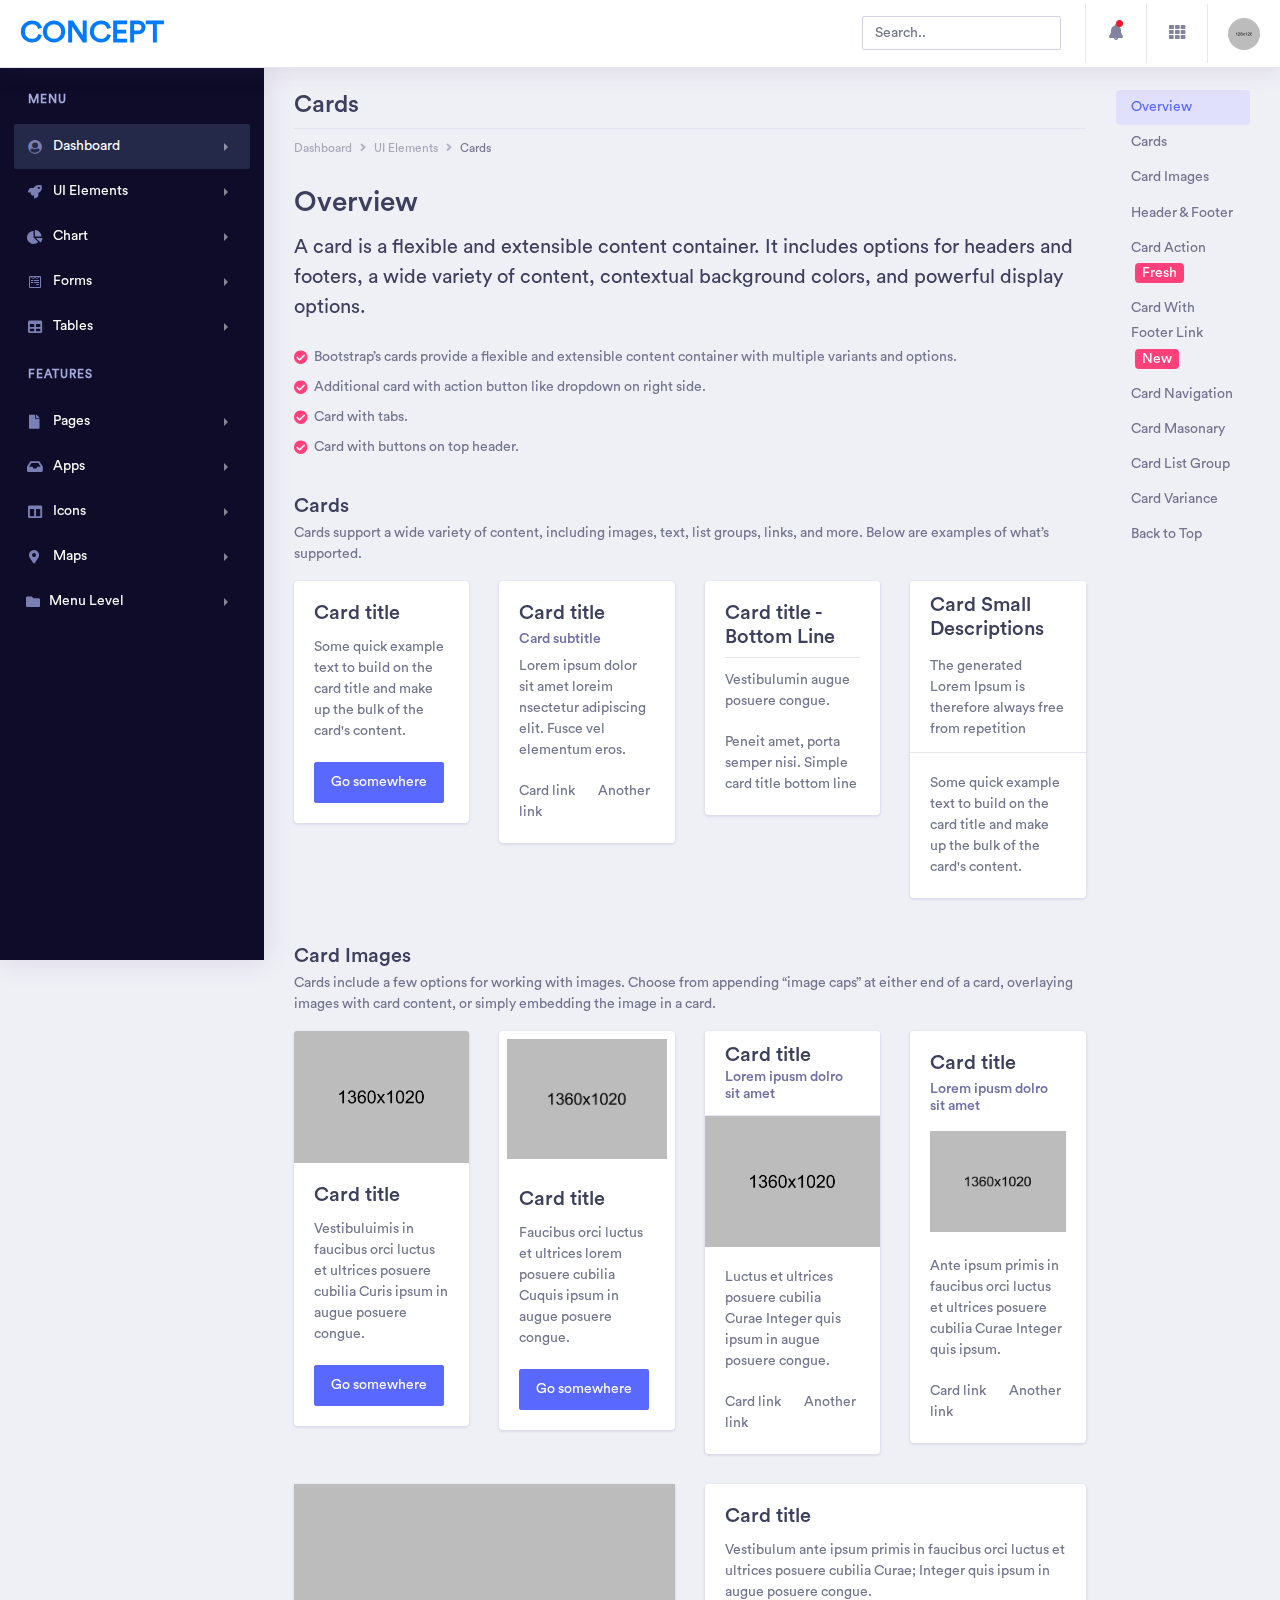
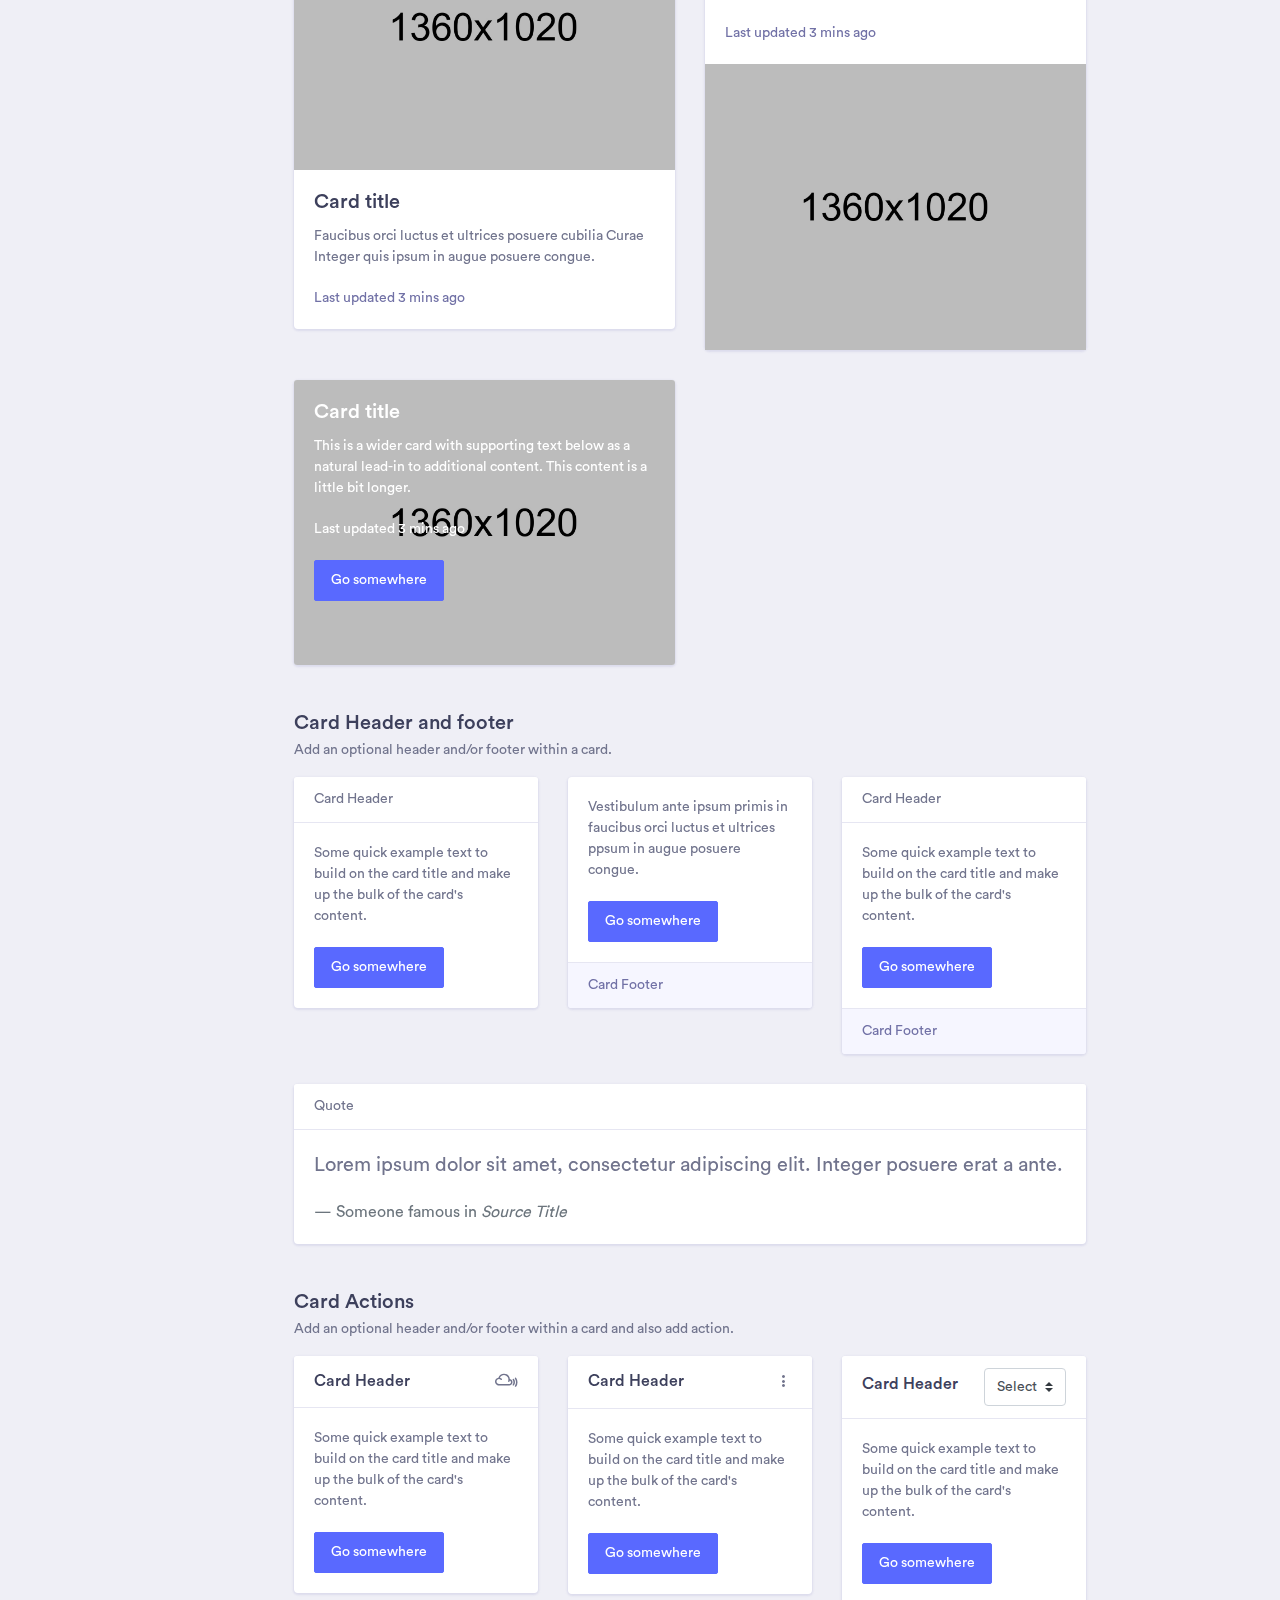
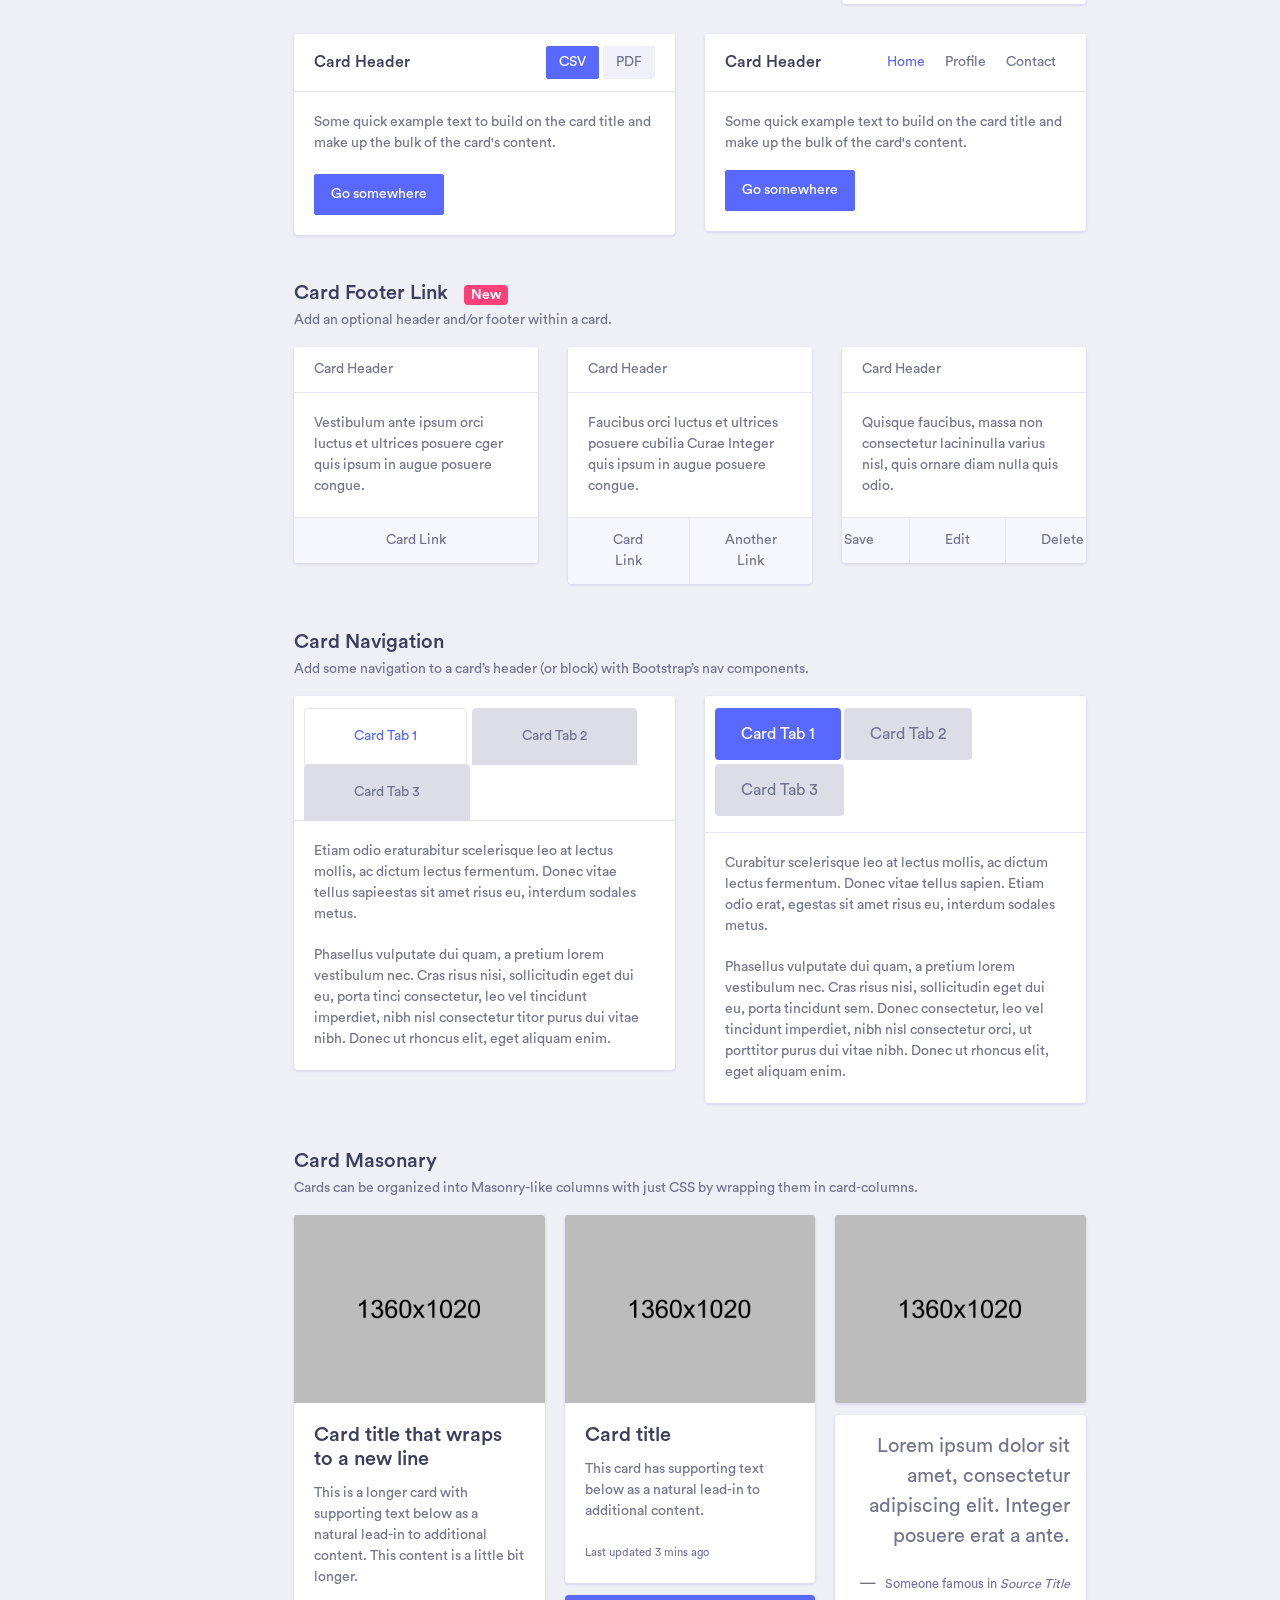
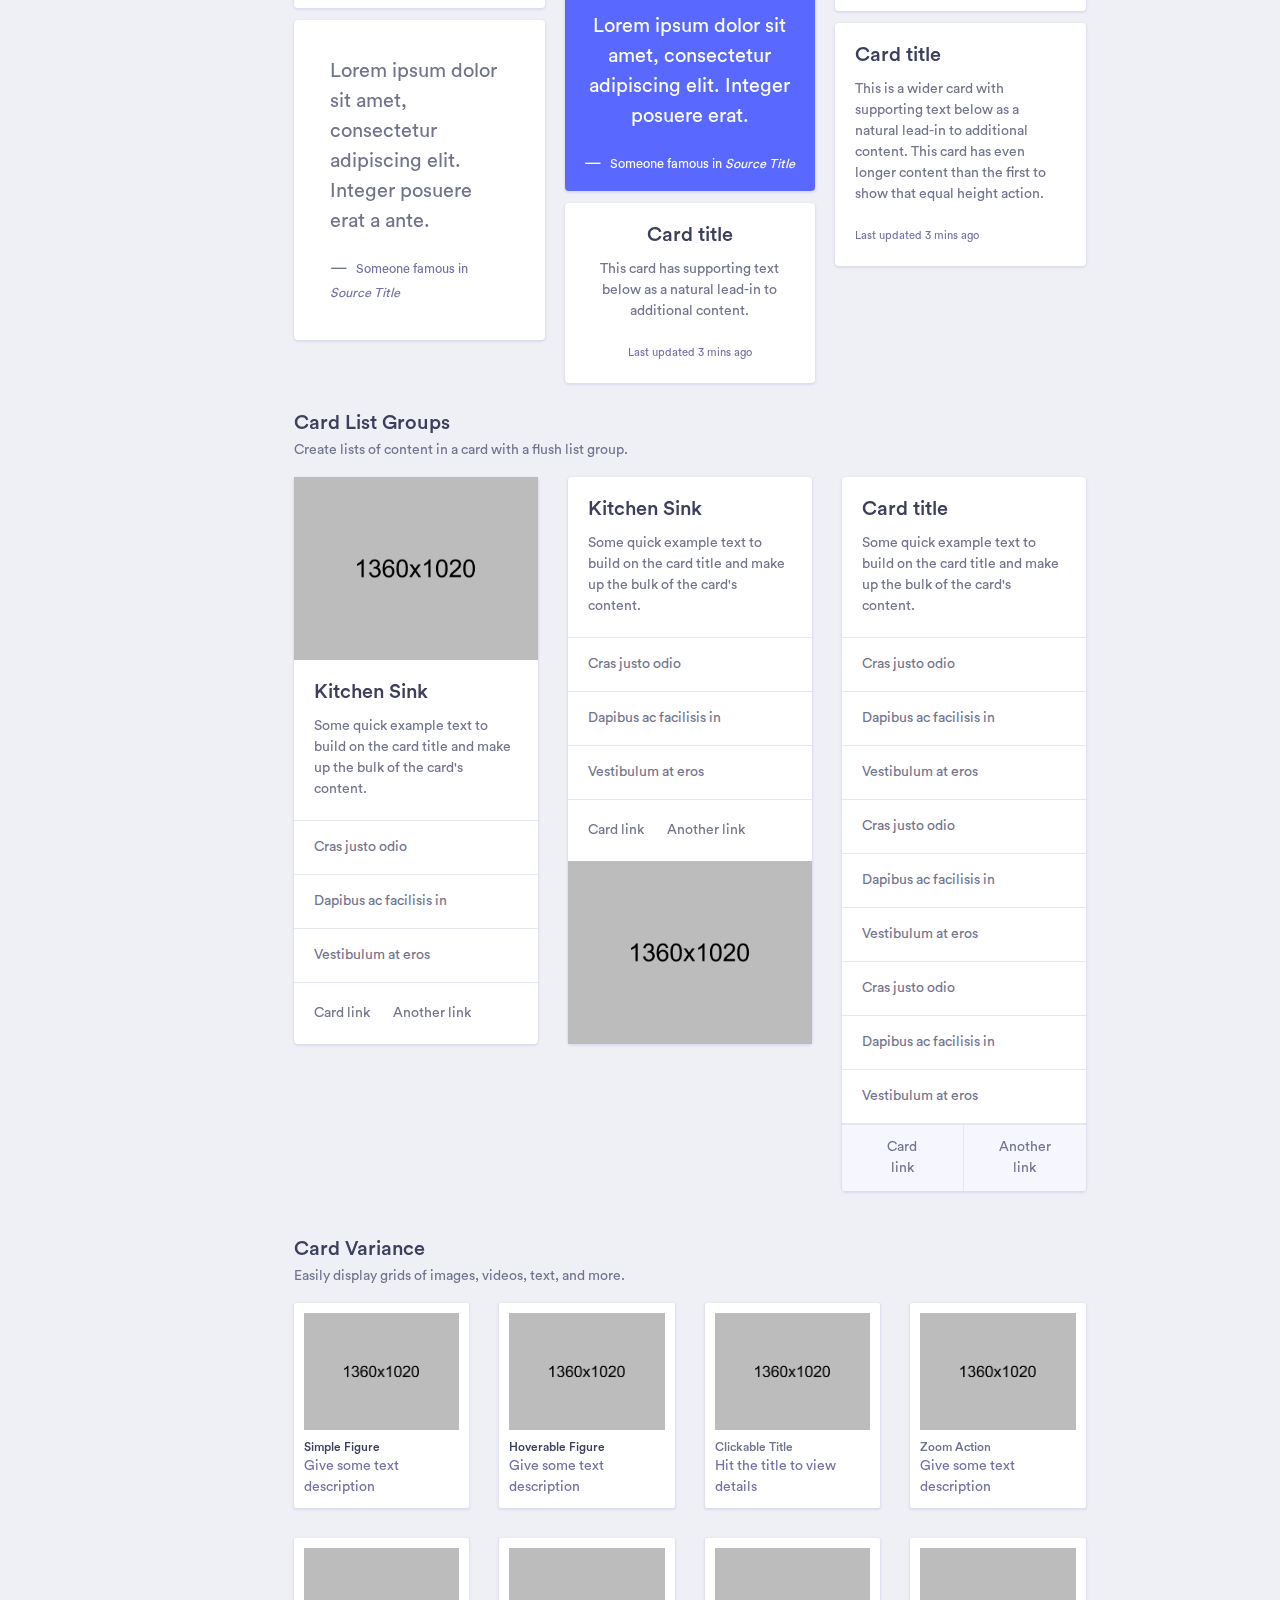
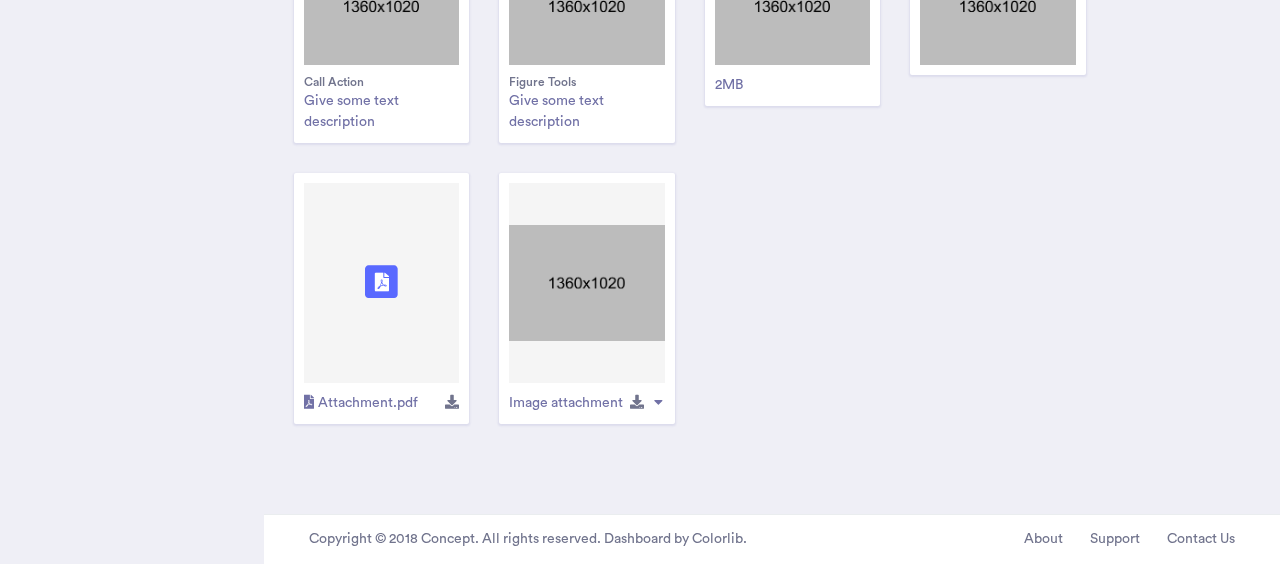
<file: admin/pages/cards.html>
<!doctype html>
<html lang="en">
 
<head>
    <!-- Required meta tags -->
    <meta charset="utf-8">
    <meta name="viewport" content="width=device-width, initial-scale=1, shrink-to-fit=no">
    <!-- Bootstrap CSS -->
    <link rel="stylesheet" href="../assets/vendor/bootstrap/css/bootstrap.min.css">
    <link href="../assets/vendor/fonts/circular-std/style.css" rel="stylesheet">
    <link rel="stylesheet" href="../assets/libs/css/style.css">
    <link rel="stylesheet" href="../assets/vendor/fonts/fontawesome/css/fontawesome-all.css">
    <link rel="stylesheet" href="../assets/vendor/fonts/material-design-iconic-font/css/materialdesignicons.min.css">
    <title>Concept - Bootstrap 4 Admin Dashboard Template</title>
</head>

<body>
    <!-- ============================================================== -->
    <!-- main wrapper -->
    <!-- ============================================================== -->
    <div class="dashboard-main-wrapper">
        <!-- ============================================================== -->
        <!-- navbar -->
        <!-- ============================================================== -->
        <div class="dashboard-header">
            <nav class="navbar navbar-expand-lg bg-white fixed-top">
                <a class="navbar-brand" href="../index.html">Concept</a>
                <button class="navbar-toggler" type="button" data-toggle="collapse" data-target="#navbarSupportedContent" aria-controls="navbarSupportedContent" aria-expanded="false" aria-label="Toggle navigation">
                    <span class="navbar-toggler-icon"></span>
                </button>
                <div class="collapse navbar-collapse " id="navbarSupportedContent">
                    <ul class="navbar-nav ml-auto navbar-right-top">
                        <li class="nav-item">
                            <div id="custom-search" class="top-search-bar">
                                <input class="form-control" type="text" placeholder="Search..">
                            </div>
                        </li>
                        <li class="nav-item dropdown notification">
                            <a class="nav-link nav-icons" href="#" id="navbarDropdownMenuLink1" data-toggle="dropdown" aria-haspopup="true" aria-expanded="false"><i class="fas fa-fw fa-bell"></i> <span class="indicator"></span></a>
                            <ul class="dropdown-menu dropdown-menu-right notification-dropdown">
                                <li>
                                    <div class="notification-title"> Notification</div>
                                    <div class="notification-list">
                                        <div class="list-group">
                                            <a href="#" class="list-group-item list-group-item-action active">
                                                <div class="notification-info">
                                                    <div class="notification-list-user-img"><img src="../assets/images/avatar-2.jpg" alt="" class="user-avatar-md rounded-circle"></div>
                                                    <div class="notification-list-user-block"><span class="notification-list-user-name">Jeremy Rakestraw</span>accepted your invitation to join the team.
                                                        <div class="notification-date">2 min ago</div>
                                                    </div>
                                                </div>
                                            </a>
                                            <a href="#" class="list-group-item list-group-item-action">
                                                <div class="notification-info">
                                                    <div class="notification-list-user-img"><img src="../assets/images/avatar-3.jpg" alt="" class="user-avatar-md rounded-circle"></div>
                                                    <div class="notification-list-user-block"><span class="notification-list-user-name">
John Abraham</span>is now following you
                                                        <div class="notification-date">2 days ago</div>
                                                    </div>
                                                </div>
                                            </a>
                                            <a href="#" class="list-group-item list-group-item-action">
                                                <div class="notification-info">
                                                    <div class="notification-list-user-img"><img src="../assets/images/avatar-4.jpg" alt="" class="user-avatar-md rounded-circle"></div>
                                                    <div class="notification-list-user-block"><span class="notification-list-user-name">Monaan Pechi</span> is watching your main repository
                                                        <div class="notification-date">2 min ago</div>
                                                    </div>
                                                </div>
                                            </a>
                                            <a href="#" class="list-group-item list-group-item-action">
                                                <div class="notification-info">
                                                    <div class="notification-list-user-img"><img src="../assets/images/avatar-5.jpg" alt="" class="user-avatar-md rounded-circle"></div>
                                                    <div class="notification-list-user-block"><span class="notification-list-user-name">Jessica Caruso</span>accepted your invitation to join the team.
                                                        <div class="notification-date">2 min ago</div>
                                                    </div>
                                                </div>
                                            </a>
                                        </div>
                                    </div>
                                </li>
                                <li>
                                    <div class="list-footer"> <a href="#">View all notifications</a></div>
                                </li>
                            </ul>
                        </li>
                        <li class="nav-item dropdown connection">
                            <a class="nav-link" href="#" id="navbarDropdown" role="button" data-toggle="dropdown" aria-haspopup="true" aria-expanded="false"> <i class="fas fa-fw fa-th"></i> </a>
                            <ul class="dropdown-menu dropdown-menu-right connection-dropdown">
                                <li class="connection-list">
                                    <div class="row">
                                        <div class="col-xl-4 col-lg-4 col-md-6 col-sm-12 col-12 ">
                                            <a href="#" class="connection-item"><img src="../assets/images/github.png" alt="" > <span>Github</span></a>
                                        </div>
                                        <div class="col-xl-4 col-lg-4 col-md-6 col-sm-12 col-12 ">
                                            <a href="#" class="connection-item"><img src="../assets/images/dribbble.png" alt="" > <span>Dribbble</span></a>
                                        </div>
                                        <div class="col-xl-4 col-lg-4 col-md-6 col-sm-12 col-12 ">
                                            <a href="#" class="connection-item"><img src="../assets/images/dropbox.png" alt="" > <span>Dropbox</span></a>
                                        </div>
                                    </div>
                                    <div class="row">
                                        <div class="col-xl-4 col-lg-4 col-md-6 col-sm-12 col-12 ">
                                            <a href="#" class="connection-item"><img src="../assets/images/bitbucket.png" alt=""> <span>Bitbucket</span></a>
                                        </div>
                                        <div class="col-xl-4 col-lg-4 col-md-6 col-sm-12 col-12 ">
                                            <a href="#" class="connection-item"><img src="../assets/images/mail_chimp.png" alt="" ><span>Mail chimp</span></a>
                                        </div>
                                        <div class="col-xl-4 col-lg-4 col-md-6 col-sm-12 col-12 ">
                                            <a href="#" class="connection-item"><img src="../assets/images/slack.png" alt="" > <span>Slack</span></a>
                                        </div>
                                    </div>
                                </li>
                                <li>
                                    <div class="conntection-footer"><a href="#">More</a></div>
                                </li>
                            </ul>
                        </li>
                        <li class="nav-item dropdown nav-user">
                            <a class="nav-link nav-user-img" href="#" id="navbarDropdownMenuLink2" data-toggle="dropdown" aria-haspopup="true" aria-expanded="false"><img src="../assets/images/avatar-1.jpg" alt="" class="user-avatar-md rounded-circle"></a>
                            <div class="dropdown-menu dropdown-menu-right nav-user-dropdown" aria-labelledby="navbarDropdownMenuLink2">
                                <div class="nav-user-info">
                                    <h5 class="mb-0 text-white nav-user-name">
John Abraham</h5>
                                    <span class="status"></span><span class="ml-2">Available</span>
                                </div>
                                <a class="dropdown-item" href="#"><i class="fas fa-user mr-2"></i>Account</a>
                                <a class="dropdown-item" href="#"><i class="fas fa-cog mr-2"></i>Setting</a>
                                <a class="dropdown-item" href="#"><i class="fas fa-power-off mr-2"></i>Logout</a>
                            </div>
                        </li>
                    </ul>
                </div>
            </nav>
        </div>
        <!-- ============================================================== -->
        <!-- end navbar -->
        <!-- ============================================================== -->
        <!-- ============================================================== -->
        <!-- left sidebar -->
        <!-- ============================================================== -->
       <div class="nav-left-sidebar sidebar-dark">
            <div class="menu-list">
                <nav class="navbar navbar-expand-lg navbar-light">
                    <a class="d-xl-none d-lg-none" href="#">Dashboard</a>
                    <button class="navbar-toggler" type="button" data-toggle="collapse" data-target="#navbarNav" aria-controls="navbarNav" aria-expanded="false" aria-label="Toggle navigation">
                        <span class="navbar-toggler-icon"></span>
                    </button>
                    <div class="collapse navbar-collapse" id="navbarNav">
                        <ul class="navbar-nav flex-column">
                            <li class="nav-divider">
                                Menu
                            </li>
                            <li class="nav-item ">
                                <a class="nav-link active" href="#" data-toggle="collapse" aria-expanded="false" data-target="#submenu-1" aria-controls="submenu-1"><i class="fa fa-fw fa-user-circle"></i>Dashboard <span class="badge badge-success">6</span></a>
                                <div id="submenu-1" class="collapse submenu" style="">
                                    <ul class="nav flex-column">
                                        <li class="nav-item">
                                            <a class="nav-link" href="index.html" data-toggle="collapse" aria-expanded="false" data-target="#submenu-1-2" aria-controls="submenu-1-2">E-Commerce</a>
                                            <div id="submenu-1-2" class="collapse submenu" style="">
                                                <ul class="nav flex-column">
                                                    <li class="nav-item">
                                                        <a class="nav-link" href="../index.html">E Commerce Dashboard</a>
                                                    </li>
                                                    <li class="nav-item">
                                                        <a class="nav-link" href="../ecommerce-product.html">Product List</a>
                                                    </li>
                                                    <li class="nav-item">
                                                        <a class="nav-link" href="../ecommerce-product-single.html">Product Single</a>
                                                    </li>
                                                    <li class="nav-item">
                                                        <a class="nav-link" href="../ecommerce-product-checkout.html">Product Checkout</a>
                                                    </li>
                                                </ul>
                                            </div>
                                        </li>
                                        <li class="nav-item">
                                            <a class="nav-link" href="../dashboard-finance.html">Finance</a>
                                        </li>
                                        <li class="nav-item">
                                            <a class="nav-link" href="../dashboard-sales.html">Sales</a>
                                        </li>
                                        <li class="nav-item">
                                            <a class="nav-link" href="#" data-toggle="collapse" aria-expanded="false" data-target="#submenu-1-1" aria-controls="submenu-1-1">Infulencer</a>
                                            <div id="submenu-1-1" class="collapse submenu" style="">
                                                <ul class="nav flex-column">
                                                    <li class="nav-item">
                                                        <a class="nav-link" href="../dashboard-influencer.html">Influencer</a>
                                                    </li>
                                                    <li class="nav-item">
                                                        <a class="nav-link" href="../influencer-finder.html">Influencer Finder</a>
                                                    </li>
                                                    <li class="nav-item">
                                                        <a class="nav-link" href="../influencer-profile.html">Influencer Profile</a>
                                                    </li>
                                                </ul>
                                            </div>
                                        </li>
                                    </ul>
                                </div>
                            </li>
                            <li class="nav-item">
                                <a class="nav-link" href="#" data-toggle="collapse" aria-expanded="false" data-target="#submenu-2" aria-controls="submenu-2"><i class="fa fa-fw fa-rocket"></i>UI Elements</a>
                                <div id="submenu-2" class="collapse submenu" style="">
                                    <ul class="nav flex-column">
                                        <li class="nav-item">
                                            <a class="nav-link" href="cards.html">Cards <span class="badge badge-secondary">New</span></a>
                                        </li>
                                        <li class="nav-item">
                                            <a class="nav-link" href="general.html">General</a>
                                        </li>
                                        <li class="nav-item">
                                            <a class="nav-link" href="carousel.html">Carousel</a>
                                        </li>
                                        <li class="nav-item">
                                            <a class="nav-link" href="listgroup.html">List Group</a>
                                        </li>
                                        <li class="nav-item">
                                            <a class="nav-link" href="typography.html">Typography</a>
                                        </li>
                                        <li class="nav-item">
                                            <a class="nav-link" href="accordions.html">Accordions</a>
                                        </li>
                                        <li class="nav-item">
                                            <a class="nav-link" href="tabs.html">Tabs</a>
                                        </li>
                                    </ul>
                                </div>
                            </li>
                            <li class="nav-item">
                                <a class="nav-link" href="#" data-toggle="collapse" aria-expanded="false" data-target="#submenu-3" aria-controls="submenu-3"><i class="fas fa-fw fa-chart-pie"></i>Chart</a>
                                <div id="submenu-3" class="collapse submenu" style="">
                                    <ul class="nav flex-column">
                                        <li class="nav-item">
                                            <a class="nav-link" href="chart-c3.html">C3 Charts</a>
                                        </li>
                                        <li class="nav-item">
                                            <a class="nav-link" href="chart-chartist.html">Chartist Charts</a>
                                        </li>
                                        <li class="nav-item">
                                            <a class="nav-link" href="chart-charts.html">Chart</a>
                                        </li>
                                        <li class="nav-item">
                                            <a class="nav-link" href="chart-morris.html">Morris</a>
                                        </li>
                                        <li class="nav-item">
                                            <a class="nav-link" href="chart-sparkline.html">Sparkline</a>
                                        </li>
                                        <li class="nav-item">
                                            <a class="nav-link" href="chart-gauge.html">Guage</a>
                                        </li>
                                    </ul>
                                </div>
                            </li>
                            <li class="nav-item ">
                                <a class="nav-link" href="#" data-toggle="collapse" aria-expanded="false" data-target="#submenu-4" aria-controls="submenu-4"><i class="fab fa-fw fa-wpforms"></i>Forms</a>
                                <div id="submenu-4" class="collapse submenu" style="">
                                    <ul class="nav flex-column">
                                        <li class="nav-item">
                                            <a class="nav-link" href="form-elements.html">Form Elements</a>
                                        </li>
                                        <li class="nav-item">
                                            <a class="nav-link" href="form-validation.html">Parsely Validations</a>
                                        </li>
                                        <li class="nav-item">
                                            <a class="nav-link" href="multiselect.html">Multiselect</a>
                                        </li>
                                    </ul>
                                </div>
                            </li>
                            <li class="nav-item">
                                <a class="nav-link" href="#" data-toggle="collapse" aria-expanded="false" data-target="#submenu-5" aria-controls="submenu-5"><i class="fas fa-fw fa-table"></i>Tables</a>
                                <div id="submenu-5" class="collapse submenu" style="">
                                    <ul class="nav flex-column">
                                        <li class="nav-item">
                                            <a class="nav-link" href="general-table.html">General Tables</a>
                                        </li>
                                        <li class="nav-item">
                                            <a class="nav-link" href="data-tables.html">Data Tables</a>
                                        </li>
                                    </ul>
                                </div>
                            </li>
                            <li class="nav-divider">
                                Features
                            </li>
                            <li class="nav-item">
                                <a class="nav-link" href="#" data-toggle="collapse" aria-expanded="false" data-target="#submenu-6" aria-controls="submenu-6"><i class="fas fa-fw fa-file"></i>Pages</a>
                                <div id="submenu-6" class="collapse submenu" style="">
                                    <ul class="nav flex-column">
                                        <li class="nav-item">
                                            <a class="nav-link" href="invoice.html">Invoice</a>
                                        </li>
                                        <li class="nav-item">
                                            <a class="nav-link" href="blank-page.html">Blank Page</a>
                                        </li>
                                        <li class="nav-item">
                                            <a class="nav-link" href="blank-page-header.html">Blank Page Header</a>
                                        </li>
                                        <li class="nav-item">
                                            <a class="nav-link" href="login.html">Login</a>
                                        </li>
                                        <li class="nav-item">
                                            <a class="nav-link" href="404-page.html">404 page</a>
                                        </li>
                                        <li class="nav-item">
                                            <a class="nav-link" href="sign-up.html">Sign up Page</a>
                                        </li>
                                        <li class="nav-item">
                                            <a class="nav-link" href="forgot-password.html">Forgot Password</a>
                                        </li>
                                        <li class="nav-item">
                                            <a class="nav-link" href="pricing.html">Pricing Tables</a>
                                        </li>
                                        <li class="nav-item">
                                            <a class="nav-link" href="timeline.html">Timeline</a>
                                        </li>
                                        <li class="nav-item">
                                            <a class="nav-link" href="calendar.html">Calendar</a>
                                        </li>
                                        <li class="nav-item">
                                            <a class="nav-link" href="sortable-nestable-lists.html">Sortable/Nestable List</a>
                                        </li>
                                       <li class="nav-item">
                                            <a class="nav-link" href="widgets.html">Widgets</a>
                                        </li>
                                        <li class="nav-item">
                                            <a class="nav-link" href="media-object.html">Media Objects</a>
                                        </li>
                                        <li class="nav-item">
                                            <a class="nav-link" href="cropper-image.html">Cropper</a>
                                        </li>
                                        <li class="nav-item">
                                            <a class="nav-link" href="color-picker.html">Color Picker</a>
                                        </li>
                                    </ul>
                                </div>
                            </li>
                            <li class="nav-item">
                                <a class="nav-link" href="#" data-toggle="collapse" aria-expanded="false" data-target="#submenu-7" aria-controls="submenu-7"><i class="fas fa-fw fa-inbox"></i>Apps <span class="badge badge-secondary">New</span></a>
                                <div id="submenu-7" class="collapse submenu" style="">
                                    <ul class="nav flex-column">
                                        <li class="nav-item">
                                            <a class="nav-link" href="inbox.html">Inbox</a>
                                        </li>
                                        <li class="nav-item">
                                            <a class="nav-link" href="email-details.html">Email Detail</a>
                                        </li>
                                        <li class="nav-item">
                                            <a class="nav-link" href="email-compose.html">Email Compose</a>
                                        </li>
                                        <li class="nav-item">
                                            <a class="nav-link" href="message-chat.html">Message Chat</a>
                                        </li>
                                    </ul>
                                </div>
                            </li>
                            <li class="nav-item">
                                <a class="nav-link" href="#" data-toggle="collapse" aria-expanded="false" data-target="#submenu-8" aria-controls="submenu-8"><i class="fas fa-fw fa-columns"></i>Icons</a>
                                <div id="submenu-8" class="collapse submenu" style="">
                                    <ul class="nav flex-column">
                                        <li class="nav-item">
                                            <a class="nav-link" href="icon-fontawesome.html">FontAwesome Icons</a>
                                        </li>
                                        <li class="nav-item">
                                            <a class="nav-link" href="icon-material.html">Material Icons</a>
                                        </li>
                                        <li class="nav-item">
                                            <a class="nav-link" href="icon-simple-lineicon.html">Simpleline Icon</a>
                                        </li>
                                        <li class="nav-item">
                                            <a class="nav-link" href="icon-themify.html">Themify Icon</a>
                                        </li>
                                        <li class="nav-item">
                                            <a class="nav-link" href="icon-flag.html">Flag Icons</a>
                                        </li>
                                        <li class="nav-item">
                                            <a class="nav-link" href="icon-weather.html">Weather Icon</a>
                                        </li>
                                    </ul>
                                </div>
                            </li>
                            <li class="nav-item">
                                <a class="nav-link" href="#" data-toggle="collapse" aria-expanded="false" data-target="#submenu-9" aria-controls="submenu-9"><i class="fas fa-fw fa-map-marker-alt"></i>Maps</a>
                                <div id="submenu-9" class="collapse submenu" style="">
                                    <ul class="nav flex-column">
                                        <li class="nav-item">
                                            <a class="nav-link" href="map-google.html">Google Maps</a>
                                        </li>
                                        <li class="nav-item">
                                            <a class="nav-link" href="map-vector.html">Vector Maps</a>
                                        </li>
                                    </ul>
                                </div>
                            </li>
                            <li class="nav-item">
                                <a class="nav-link" href="#" data-toggle="collapse" aria-expanded="false" data-target="#submenu-10" aria-controls="submenu-10"><i class="fas fa-f fa-folder"></i>Menu Level</a>
                                <div id="submenu-10" class="collapse submenu" style="">
                                    <ul class="nav flex-column">
                                        <li class="nav-item">
                                            <a class="nav-link" href="#">Level 1</a>
                                        </li>
                                        <li class="nav-item">
                                            <a class="nav-link" href="#" data-toggle="collapse" aria-expanded="false" data-target="#submenu-11" aria-controls="submenu-11">Level 2</a>
                                            <div id="submenu-11" class="collapse submenu" style="">
                                                <ul class="nav flex-column">
                                                    <li class="nav-item">
                                                        <a class="nav-link" href="#">Level 1</a>
                                                    </li>
                                                    <li class="nav-item">
                                                        <a class="nav-link" href="#">Level 2</a>
                                                    </li>
                                                </ul>
                                            </div>
                                        </li>
                                        <li class="nav-item">
                                            <a class="nav-link" href="#">Level 3</a>
                                        </li>
                                    </ul>
                                </div>
                            </li>
                        </ul>
                    </div>
                </nav>
            </div>
        </div>
        <!-- ============================================================== -->
        <!-- end left sidebar -->
        <!-- ============================================================== -->
        <!-- ============================================================== -->
        <!-- wrapper  -->
        <!-- ============================================================== -->
        <div class="dashboard-wrapper">
            <div class="container-fluid dashboard-content">
                <div class="row">
                    <div class="col-xl-10">
                        <!-- ============================================================== -->
                        <!-- pageheader  -->
                        <!-- ============================================================== -->
                        <div class="row">
                            <div class="col-xl-12 col-lg-12 col-md-12 col-sm-12 col-12">
                                <div class="page-header" id="top">
                                    <h2 class="pageheader-title">Cards </h2>
                                    <p class="pageheader-text">Proin placerat ante duiullam scelerisque a velit ac porta, fusce sit amet vestibulum mi. Morbi lobortis pulvinar quam.</p>
                                    <div class="page-breadcrumb">
                                        <nav aria-label="breadcrumb">
                                            <ol class="breadcrumb">
                                                <li class="breadcrumb-item"><a href="#" class="breadcrumb-link">Dashboard</a></li>
                                                <li class="breadcrumb-item"><a href="#" class="breadcrumb-link">UI Elements</a></li>
                                                <li class="breadcrumb-item active" aria-current="page">Cards</li>
                                            </ol>
                                        </nav>
                                    </div>
                                </div>
                            </div>
                        </div>
                        <!-- ============================================================== -->
                        <!-- end pageheader  -->
                        <!-- ============================================================== -->
                        <!-- ============================================================== -->
                        <!-- overview  -->
                        <!-- ============================================================== -->
                        <div class="row">
                            <div class="col-xl-12 col-lg-12 col-md-12 col-sm-12 col-12">
                                <div class="page-section" id="overview">
                                    <div class="row">
                                        <div class="col-xl-12 col-lg-12 col-md-12 col-sm-12 col-12">
                                            <h2>Overview</h2>
                                            <p class="lead">A card is a flexible and extensible content container. It includes options for headers and footers, a wide variety of content, contextual background colors, and powerful display options.</p>
                                            <ul class="list-unstyled arrow">
                                                <li>Bootstrap’s cards provide a flexible and extensible content container with multiple variants and options.</li>
                                                <li>Additional card with action button like dropdown on right side.</li>
                                                <li>Card with tabs.</li>
                                                <li>Card with buttons on top header. </li>
                                            </ul>
                                        </div>
                                    </div>
                                </div>
                            </div>
                        </div>
                        <!-- ============================================================== -->
                        <!-- end overview  -->
                        <!-- ============================================================== -->
                        <!-- ============================================================== -->
                        <!-- simple cards  -->
                        <!-- ============================================================== -->
                        <div class="row">
                            <div class="col-xl-12 col-lg-12 col-md-12 col-sm-12 col-12">
                                <div class="section-block" id="cards">
                                    <h3 class="section-title">Cards</h3>
                                    <p>Cards support a wide variety of content, including images, text, list groups, links, and more. Below are examples of what’s supported.</p>
                                </div>
                            </div>
                            <div class="col-xl-3 col-lg-6 col-md-6 col-sm-12 col-12">
                                <div class="card">
                                    <div class="card-body">
                                        <h3 class="card-title">Card title</h3>
                                        <p class="card-text">Some quick example text to build on the card title and make up the bulk of the card's content.</p>
                                        <a href="#" class="btn btn-primary">Go somewhere</a>
                                    </div>
                                </div>
                            </div>
                            <div class="col-xl-3 col-lg-6 col-md-6 col-sm-12 col-12">
                                <div class="card">
                                    <div class="card-body">
                                        <h3 class="card-title">Card title</h3>
                                        <h6 class="card-subtitle mb-2 text-muted">Card subtitle</h6>
                                        <p class="card-text">Lorem ipsum dolor sit amet loreim nsectetur adipiscing elit. Fusce vel elementum eros. </p>
                                        <a href="#" class="card-link">Card link</a>
                                        <a href="#" class="card-link">Another link</a>
                                    </div>
                                </div>
                            </div>
                            <div class="col-xl-3 col-lg-6 col-md-6 col-sm-12 col-12">
                                <div class="card">
                                    <div class="card-body">
                                        <h3 class="card-title border-bottom pb-2">Card title - Bottom Line</h3>
                                        <p class="card-text">Vestibulumin augue posuere congue.</p>
                                        <p class="card-text">Peneit amet, porta semper nisi. Simple card title bottom line</p>
                                    </div>
                                </div>
                            </div>
                            <div class="col-xl-3 col-lg-6 col-md-6 col-sm-12 col-12">
                                <div class="card">
                                    <div class="card-header">
                                        <h3>Card Small Descriptions</h3>
                                        <p>The generated Lorem Ipsum is therefore always free from repetition</p>
                                    </div>
                                    <div class="card-body">
                                        <p class="card-text">Some quick example text to build on the card title and make up the bulk of the card's content.</p>
                                    </div>
                                </div>
                            </div>
                        </div>
                        <!-- ============================================================== -->
                        <!-- end simple cards  -->
                        <!-- ============================================================== -->
                        <!-- ============================================================== -->
                        <!-- image cards  -->
                        <!-- ============================================================== -->
                        <div class="row">
                            <div class="col-xl-12 col-lg-12 col-md-12 col-sm-12 col-12">
                                <div class="section-block" id="image-card">
                                    <h3 class="section-title">Card Images</h3>
                                    <p>Cards include a few options for working with images. Choose from appending “image caps” at either end of a card, overlaying images with card content, or simply embedding the image in a card.</p>
                                </div>
                            </div>
                            <div class="col-xl-3 col-lg-6 col-md-6 col-sm-12 col-12">
                                <div class="card">
                                    <img class="card-img-top img-fluid" src="../assets/images/card-img.jpg" alt="Card image cap">
                                    <div class="card-body">
                                        <h3 class="card-title">Card title</h3>
                                        <p class="card-text">Vestibuluimis in faucibus orci luctus et ultrices posuere cubilia Curis ipsum in augue posuere congue.</p>
                                        <a href="#" class="btn btn-primary">Go somewhere</a>
                                    </div>
                                </div>
                            </div>
                            <div class="col-xl-3 col-lg-6 col-md-6 col-sm-12 col-12">
                                <div class="card">
                                    <img class="card-img-top img-fluid p-2" src="../assets/images/card-img.jpg" alt="Card image cap">
                                    <div class="card-body">
                                        <h3 class="card-title">Card title</h3>
                                        <p class="card-text">Faucibus orci luctus et ultrices lorem posuere cubilia Cuquis ipsum in augue posuere congue.</p>
                                        <a href="#" class="btn btn-primary">Go somewhere</a>
                                    </div>
                                </div>
                            </div>
                            <div class="col-xl-3 col-lg-6 col-md-6 col-sm-12 col-12">
                                <div class="card">
                                    <div class="card-header">
                                        <h3 class="card-title mb-2">Card title</h3>
                                        <h6 class="card-subtitle text-muted">Lorem ipusm dolro sit amet</h6>
                                    </div>
                                    <img class="img-fluid" src="../assets/images/card-img.jpg" alt="Card image cap">
                                    <div class="card-body">
                                        <p class="card-text">Luctus et ultrices posuere cubilia Curae Integer quis ipsum in augue posuere congue.</p>
                                        <a href="#" class="card-link">Card link</a>
                                        <a href="#" class="card-link">Another link</a>
                                    </div>
                                </div>
                            </div>
                            <div class="col-xl-3 col-lg-6 col-md-6 col-sm-12 col-12">
                                <div class="card">
                                    <div class="card-body">
                                        <h3 class="card-title">Card title</h3>
                                        <h6 class="card-subtitle text-muted mb-3">Lorem ipusm dolro sit amet</h6>
                                        <img class="img-fluid mb-4" src="../assets/images/card-img.jpg" alt="Card image cap">
                                        <p class="card-text">Ante ipsum primis in faucibus orci luctus et ultrices posuere cubilia Curae Integer quis ipsum.</p>
                                        <a href="#" class="card-link">Card link</a>
                                        <a href="#" class="card-link">Another link</a>
                                    </div>
                                </div>
                            </div>
                            <div class="col-xl-6 col-lg-6 col-md-12 col-sm-12 col-12 col-lg-6 col-md-6 col-sm-12 col-12">
                                <div class="card">
                                    <img class="img-fluid" src="../assets/images/card-img.jpg" alt="Card image cap">
                                    <div class="card-body">
                                        <h3 class="card-title">Card title</h3>
                                        <p class="card-text">Faucibus orci luctus et ultrices posuere cubilia Curae Integer quis ipsum in augue posuere congue.</p>
                                        <p class="text-muted">Last updated 3 mins ago</p>
                                    </div>
                                </div>
                            </div>
                            <div class="col-xl-6 col-lg-6 col-md-12 col-sm-12 col-12 col-lg-6 col-md-6 col-sm-12 col-12">
                                <div class="card">
                                    <div class="card-body">
                                        <h3 class="card-title">Card title</h3>
                                        <p class="card-text">Vestibulum ante ipsum primis in faucibus orci luctus et ultrices posuere cubilia Curae; Integer quis ipsum in augue posuere congue.</p>
                                        <p class="text-muted">Last updated 3 mins ago</p>
                                    </div>
                                    <img class="img-fluid" src="../assets/images/card-img.jpg" alt="Card image cap">
                                </div>
                            </div>
                            <div class="col-xl-6 col-lg-6 col-md-12 col-sm-12 col-12">
                                <div class="card text-white">
                                    <img class="card-img" src="../assets/images/card-img.jpg" alt="Card image">
                                    <div class="card-img-overlay">
                                        <h3 class="card-title  text-white">Card title</h3>
                                        <p class="card-text">This is a wider card with supporting text below as a natural lead-in to additional content. This content is a little bit longer.</p>
                                        <p class="card-text">Last updated 3 mins ago</p>
                                        <a href="#" class="btn btn-primary">Go somewhere</a>
                                    </div>
                                </div>
                            </div>
                        </div>
                        <!-- ============================================================== -->
                        <!-- end image cards  -->
                        <!-- ============================================================== -->
                        <!-- ============================================================== -->
                        <!-- card header footer  -->
                        <!-- ============================================================== -->
                        <div class="row">
                            <div class="col-xl-12 col-lg-12 col-md-12 col-sm-12 col-12">
                                <div class="section-block" id="headerfooter">
                                    <h3 class="section-title">Card Header and footer</h3>
                                    <p>Add an optional header and/or footer within a card.</p>
                                </div>
                            </div>
                            <div class="col-xl-4 col-lg-4 col-md-6 col-sm-12 col-12">
                                <div class="card">
                                    <div class="card-header">
                                        Card Header
                                    </div>
                                    <div class="card-body">
                                        <p class="card-text">Some quick example text to build on the card title and make up the bulk of the card's content.</p>
                                        <a href="#" class="btn btn-primary">Go somewhere</a>
                                    </div>
                                </div>
                            </div>
                            <div class="col-xl-4 col-lg-4 col-md-6 col-sm-12 col-12">
                                <div class="card">
                                    <div class="card-body">
                                        <p class="card-text">Vestibulum ante ipsum primis in faucibus orci luctus et ultrices ppsum in augue posuere congue.</p>
                                        <a href="#" class="btn btn-primary">Go somewhere</a>
                                    </div>
                                    <div class="card-footer d-flex text-muted">
                                        Card Footer
                                    </div>
                                </div>
                            </div>
                            <div class="col-xl-4 col-lg-4 col-md-6 col-sm-12 col-12">
                                <div class="card">
                                    <div class="card-header">
                                        Card Header
                                    </div>
                                    <div class="card-body">
                                        <p class="card-text">Some quick example text to build on the card title and make up the bulk of the card's content.</p>
                                        <a href="#" class="btn btn-primary">Go somewhere</a>
                                    </div>
                                    <div class="card-footer d-flex text-muted">
                                        Card Footer
                                    </div>
                                </div>
                            </div>
                            <div class="col-xl-12 col-lg-12 col-md-12 col-sm-12 col-12">
                                <div class="card">
                                    <div class="card-header">
                                        Quote
                                    </div>
                                    <div class="card-body">
                                        <blockquote class="blockquote mb-0">
                                            <p>Lorem ipsum dolor sit amet, consectetur adipiscing elit. Integer posuere erat a ante.</p>
                                            <footer class="blockquote-footer">Someone famous in
                                                <cite title="Source Title">Source Title</cite>
                                            </footer>
                                        </blockquote>
                                    </div>
                                </div>
                            </div>
                        </div>
                        <div class="row">
                            <div class="col-xl-12 col-lg-12 col-md-12 col-sm-12 col-12">
                                <div class="section-block" id="cardaction">
                                    <h3 class="section-title">Card Actions</h3>
                                    <p>Add an optional header and/or footer within a card and also add action.</p>
                                </div>
                            </div>
                            <div class="col-xl-4 col-lg-4 col-md-6 col-sm-12 col-12">
                                <div class="card">
                                    <div class="card-header d-flex">
                                        <h4 class="mb-0">Card Header</h4>
                                        <div class="dropdown ml-auto">
                                            <a class="toolbar" href="#" role="button" id="dropdownMenuLink5" data-toggle="dropdown" aria-haspopup="true" aria-expanded="false"> <i class="fab fa-mixcloud"></i>  </a>
                                            <div class="dropdown-menu dropdown-menu-right" aria-labelledby="dropdownMenuLink5">
                                                <a class="dropdown-item" href="#">Action</a>
                                                <a class="dropdown-item" href="#">Another action</a>
                                                <a class="dropdown-item" href="#">Something else here</a>
                                            </div>
                                        </div>
                                    </div>
                                    <div class="card-body">
                                        <p class="card-text">Some quick example text to build on the card title and make up the bulk of the card's content.</p>
                                        <a href="#" class="btn btn-primary">Go somewhere</a>
                                    </div>
                                </div>
                            </div>
                            <div class="col-xl-4 col-lg-4 col-md-6 col-sm-12 col-12">
                                <div class="card">
                                    <div class="card-header d-flex">
                                        <h4 class="mb-0">Card Header</h4>
                                        <div class="dropdown ml-auto">
                                            <a class="toolbar" href="#" role="button" id="dropdownMenuLink" data-toggle="dropdown" aria-haspopup="true" aria-expanded="false"> <i class="mdi mdi-dots-vertical"></i>  </a>
                                            <div class="dropdown-menu dropdown-menu-right" aria-labelledby="dropdownMenuLink">
                                                <a class="dropdown-item" href="#">Action</a>
                                                <a class="dropdown-item" href="#">Another action</a>
                                                <a class="dropdown-item" href="#">Something else here</a>
                                            </div>
                                        </div>
                                    </div>
                                    <div class="card-body">
                                        <p class="card-text">Some quick example text to build on the card title and make up the bulk of the card's content.</p>
                                        <a href="#" class="btn btn-primary">Go somewhere</a>
                                    </div>
                                </div>
                            </div>
                            <div class="col-xl-4 col-lg-4 col-md-6 col-sm-12 col-12">
                                <div class="card">
                                    <div class="card-header d-flex">
                                        <h4 class="card-header-title">Card Header</h4>
                                        <select class="custom-select ml-auto w-auto">
                                            <option selected>Select</option>
                                            <option value="1">One</option>
                                            <option value="2">Two</option>
                                            <option value="3">Three</option>
                                        </select>
                                    </div>
                                    <div class="card-body">
                                        <p class="card-text">Some quick example text to build on the card title and make up the bulk of the card's content.</p>
                                        <a href="#" class="btn btn-primary">Go somewhere</a>
                                    </div>
                                </div>
                            </div>
                            <div class="col-xl-6 col-lg-6 col-md-6 col-sm-12 col-12">
                                <div class="card">
                                    <div class="card-header d-flex">
                                        <h4 class="card-header-title">Card Header</h4>
                                        <div class="toolbar ml-auto">
                                            <a href="#" class="btn btn-primary btn-sm ">CSV</a>
                                            <a href="#" class="btn btn-light btn-sm">PDF</a>
                                        </div>
                                    </div>
                                    <div class="card-body">
                                        <p class="card-text">Some quick example text to build on the card title and make up the bulk of the card's content.</p>
                                        <a href="#" class="btn btn-primary">Go somewhere</a>
                                    </div>
                                </div>
                            </div>
                            <div class="col-xl-6 col-lg-6 col-md-126 col-sm-12 col-12">
                                <div class="card">
                                    <div class="card-header d-flex">
                                        <h4 class="card-header-title ">Card Header</h4>
                                        <div class="toolbar card-toolbar-tabs  ml-auto">
                                            <ul class="nav nav-pills" id="pills-tab" role="tablist">
                                                <li class="nav-item">
                                                    <a class="nav-link active" id="pills-home-tab" data-toggle="pill" href="#pills-home" role="tab" aria-controls="pills-home" aria-selected="true">Home</a>
                                                </li>
                                                <li class="nav-item">
                                                    <a class="nav-link" id="pills-profile-tab" data-toggle="pill" href="#pills-profile" role="tab" aria-controls="pills-profile" aria-selected="false">Profile</a>
                                                </li>
                                                <li class="nav-item">
                                                    <a class="nav-link" id="pills-contact-tab" data-toggle="pill" href="#pills-contact" role="tab" aria-controls="pills-contact" aria-selected="false">Contact</a>
                                                </li>
                                            </ul>
                                        </div>
                                    </div>
                                    <div class="card-body">
                                        <div class="tab-content mb-3" id="pills-tabContent">
                                            <div class="tab-pane fade show active" id="pills-home" role="tabpanel" aria-labelledby="pills-home-tab">Some quick example text to build on the card title and make up the bulk of the card's content.</div>
                                            <div class="tab-pane fade" id="pills-profile" role="tabpanel" aria-labelledby="pills-profile-tab">Some quick example text to build on the card title and make up the bulk of the card's content.</div>
                                            <div class="tab-pane fade" id="pills-contact" role="tabpanel" aria-labelledby="pills-contact-tab">Some quick example text to build on the card title and make up the bulk of the card's content.</div>
                                        </div>
                                        <a href="#" class="btn btn-primary">Go somewhere</a>
                                    </div>
                                </div>
                            </div>
                        </div>
                        <!-- ============================================================== -->
                        <!-- end card header footer  -->
                        <!-- ============================================================== -->
                        <!-- ============================================================== -->
                        <!-- card footer link  -->
                        <!-- ============================================================== -->
                        <div class="row">
                            <div class="col-xl-12 col-lg-12 col-md-12 col-sm-12 col-12">
                                <div class="section-block" id="cardfooterlink">
                                    <h3 class="section-title">Card Footer Link<span class="badge badge-secondary ml-3">New</span></h3>
                                    <p>Add an optional header and/or footer within a card.</p>
                                </div>
                            </div>
                            <div class="col-xl-4 col-lg-6 col-md-6 col-sm-12 col-12">
                                <div class="card">
                                    <div class="card-header">
                                        Card Header
                                    </div>
                                    <div class="card-body">
                                        <p class="card-text">Vestibulum ante ipsum orci luctus et ultrices posuere cger quis ipsum in augue posuere congue.</p>
                                    </div>
                                    <div class="card-footer p-0 text-center">
                                        <div class="card-footer-item card-footer-item-bordered">
                                            <a href="#" class="card-link">Card Link</a>
                                        </div>
                                    </div>
                                </div>
                            </div>
                            <div class="col-xl-4 col-lg-6 col-md-6 col-sm-12 col-12">
                                <div class="card">
                                    <div class="card-header">
                                        Card Header
                                    </div>
                                    <div class="card-body">
                                        <p class="card-text">Faucibus orci luctus et ultrices posuere cubilia Curae Integer quis ipsum in augue posuere congue.</p>
                                    </div>
                                    <div class="card-footer  p-0 text-center d-flex justify-content-center">
                                        <div class="card-footer-item card-footer-item-bordered">
                                            <a href="#" class="card-link">Card Link</a>
                                        </div>
                                        <div class="card-footer-item card-footer-item-bordered">
                                            <a href="#" class="card-link">Another Link</a>
                                        </div>
                                    </div>
                                </div>
                            </div>
                            <div class="col-xl-4 col-lg-6 col-md-6 col-sm-12 col-12">
                                <div class="card">
                                    <div class="card-header">
                                        Card Header
                                    </div>
                                    <div class="card-body">
                                        <p class="card-text">Quisque faucibus, massa non consectetur lacininulla varius nisl, quis ornare diam nulla quis odio.</p>
                                    </div>
                                    <div class="card-footer p-0 text-center d-flex justify-content-center ">
                                        <div class="card-footer-item card-footer-item-bordered">
                                            <a href="#" class="card-link">Save</a>
                                        </div>
                                        <div class="card-footer-item card-footer-item-bordered">
                                            <a href="#" class="card-link">Edit</a>
                                        </div>
                                        <div class="card-footer-item card-footer-item-bordered">
                                            <a href="#" class="card-link">Delete</a>
                                        </div>
                                    </div>
                                </div>
                            </div>
                        </div>
                        <!-- ============================================================== -->
                        <!-- end card footer link  -->
                        <!-- ============================================================== -->
                        <!-- ============================================================== -->
                        <!-- card navigaion  -->
                        <!-- ============================================================== -->
                        <div class="row">
                            <div class="col-xl-12 col-lg-12 col-md-12 col-sm-12 col-12">
                                <div class="section-block" id="c-nav">
                                    <h3 class="section-title">Card Navigation</h3>
                                    <p>Add some navigation to a card’s header (or block) with Bootstrap’s nav components.</p>
                                </div>
                            </div>
                            <div class="col-xl-6 col-lg-6 col-md-12 col-sm-12 col-12 col-lg-6 col-md-6 col-sm-12 col-12">
                                <div class="card">
                                    <div class="card-header tab-regular">
                                        <ul class="nav nav-tabs card-header-tabs" id="myTab" role="tablist">
                                            <li class="nav-item">
                                                <a class="nav-link active" id="card-tab-1" data-toggle="tab" href="#card-1" role="tab" aria-controls="card-1" aria-selected="true">Card Tab 1</a>
                                            </li>
                                            <li class="nav-item">
                                                <a class="nav-link" id="card-tab-2" data-toggle="tab" href="#card-2" role="tab" aria-controls="card-2" aria-selected="false">Card Tab 2</a>
                                            </li>
                                            <li class="nav-item">
                                                <a class="nav-link" id="card-tab-3" data-toggle="tab" href="#card-3" role="tab" aria-controls="card-3" aria-selected="false">Card Tab 3</a>
                                            </li>
                                        </ul>
                                    </div>
                                    <div class="card-body">
                                        <div class="tab-content" id="myTabContent">
                                            <div class="tab-pane fade show active" id="card-1" role="tabpanel" aria-labelledby="card-tab-1">
                                                <p>Etiam odio eraturabitur scelerisque leo at lectus mollis, ac dictum lectus fermentum. Donec vitae tellus sapieestas sit amet risus eu, interdum sodales metus. </p>
                                                <p>
                                                    Phasellus vulputate dui quam, a pretium lorem vestibulum nec. Cras risus nisi, sollicitudin eget dui eu, porta tinci consectetur, leo vel tincidunt imperdiet, nibh nisl consectetur titor purus dui vitae nibh. Donec ut rhoncus elit, eget aliquam enim. </p>
                                            </div>
                                            <div class="tab-pane fade" id="card-2" role="tabpanel" aria-labelledby="card-tab-2">
                                                <p>Donec vitae tellus sapieniam odio erat egestas sit amet risus euCurabitur scelerisque leo at lectus mollisac dictum lectus fermentuminterdum sodales metus. </p>
                                                <p>
                                                    Cras risus nisi, sollicitudin eget dui eu, porta tincidunt sem. Donec consectetur, leo vel tincidunt imperdiet, nibh nisl consectetur orci, ut porttitor purus dui vitae nibh. Donec ut rhoncus elit, eget aliquam enim. </p>
                                            </div>
                                            <div class="tab-pane fade" id="card-3" role="tabpanel" aria-labelledby="card-tab-3">
                                                <p>Curabitur scelerisque leo at lectus mollis, ac dictum lectus fermentum. Donec vitae tellus sapien. Etiam odio erat, egestas sit amet risus eu, interdum sodales metus. </p>
                                                <p>
                                                    Phasellus vulputate dui quam, a pretium lorem vestibulum nec. Cras risus nisi, sollicitudin eget dui eu, porta tincidunt sem. Donec consectetur, leo vel tincidunt imperdiet, nibh nisl consectetur orci, ut porttitor purus dui vitae nibh. Donec ut rhoncus elit, eget aliquam enim. </p>
                                            </div>
                                        </div>
                                    </div>
                                </div>
                            </div>
                            <div class="col-xl-6 col-lg-6 col-md-12 col-sm-12 col-12 col-lg-6 col-md-6 col-sm-12 col-12">
                                <div class="card">
                                    <div class="card-header pills-regular">
                                        <ul class="nav nav-pills card-header-pills" id="myTab2" role="tablist">
                                            <li class="nav-item">
                                                <a class="nav-link active" id="card-pills-1" data-toggle="tab" href="#card-pill-1" role="tab" aria-controls="card-1" aria-selected="true">Card Tab 1</a>
                                            </li>
                                            <li class="nav-item">
                                                <a class="nav-link" id="card-pills-2" data-toggle="tab" href="#card-pill-2" role="tab" aria-controls="card-2" aria-selected="false">Card Tab 2</a>
                                            </li>
                                            <li class="nav-item">
                                                <a class="nav-link" id="card-pills-3" data-toggle="tab" href="#card-pill-3" role="tab" aria-controls="card-3" aria-selected="false">Card Tab 3</a>
                                            </li>
                                        </ul>
                                    </div>
                                    <div class="card-body">
                                        <div class="tab-content" id="myTabContent2">
                                            <div class="tab-pane fade show active" id="card-pill-1" role="tabpanel" aria-labelledby="card-tab-1">
                                                <p>Curabitur scelerisque leo at lectus mollis, ac dictum lectus fermentum. Donec vitae tellus sapien. Etiam odio erat, egestas sit amet risus eu, interdum sodales metus. </p>
                                                <p>
                                                    Phasellus vulputate dui quam, a pretium lorem vestibulum nec. Cras risus nisi, sollicitudin eget dui eu, porta tincidunt sem. Donec consectetur, leo vel tincidunt imperdiet, nibh nisl consectetur orci, ut porttitor purus dui vitae nibh. Donec ut rhoncus elit, eget aliquam enim. </p>
                                            </div>
                                            <div class="tab-pane fade" id="card-pill-2" role="tabpanel" aria-labelledby="card-tab-2">
                                                <p>Etiam libero metus, dapibus vel sollicitudin vel, cursus sit amet urna. Nam imperdiet sem et purus varius aliquam. </p>
                                                <p>
                                                    Proin pulvinar diam tempor auctor egestas. Orci varius natoque penatibus et magnis dis parturient montes, nascetur ridiculus mus. Donec consectetur, leo vel tincidunt imperdiet, nibh nisl consectetur orci, ut porttitor purus dui vitae nibh. Donec ut rhoncus elit, eget aliquam enim. </p>
                                            </div>
                                            <div class="tab-pane fade" id="card-pill-3" role="tabpanel" aria-labelledby="card-tab-3">
                                                <p>Donec vitae tellus sapietiam odio erat, egestas sit amet risus euabitur scelerisque leo at lectus mollis, ac dictum lectus fermentum. interdum sodales metus. </p>
                                                <p>
                                                    Cras risus nisi, sollicitudin eget dui eu porta tincidunt sem. Donec consectetur, leo vel tincidunt imperdiet, nibh nisl consectetur orci, ut porttitor purus dui vitae nibh. Donec ut rhoncus elit, eget aliquam enim. </p>
                                            </div>
                                        </div>
                                    </div>
                                </div>
                            </div>
                        </div>
                        <!-- ============================================================== -->
                        <!-- end card navigaion  -->
                        <!-- ============================================================== -->
                        <!-- ============================================================== -->
                        <!-- card masonary  -->
                        <!-- ============================================================== -->
                        <div class="row">
                            <div class="col-xl-12 col-lg-12 col-md-12 col-sm-12 col-12">
                                <div class="section-block" id="masonary">
                                    <h3 class="section-title">Card Masonary</h3>
                                    <p>Cards can be organized into Masonry-like columns with just CSS by wrapping them in card-columns.</p>
                                </div>
                            </div>
                            <div class="col-xl-12 col-lg-12 col-md-12 col-sm-12 col-12">
                                <div class="card-columns">
                                    <div class="card">
                                        <img class="card-img-top" src="../assets/images/card-img.jpg" alt="Card image cap">
                                        <div class="card-body">
                                            <h3 class="card-title">Card title that wraps to a new line</h3>
                                            <p class="card-text">This is a longer card with supporting text below as a natural lead-in to additional content. This content is a little bit longer.</p>
                                        </div>
                                    </div>
                                    <div class="card p-3">
                                        <blockquote class="blockquote mb-0 card-body">
                                            <p>Lorem ipsum dolor sit amet, consectetur adipiscing elit. Integer posuere erat a ante.</p>
                                            <footer class="blockquote-footer">
                                                <small class="text-muted"> Someone famous in <cite title="Source Title">Source Title</cite>        </small>
                                            </footer>
                                        </blockquote>
                                    </div>
                                    <div class="card">
                                        <img class="card-img-top" src="../assets/images/card-img.jpg" alt="Card image cap">
                                        <div class="card-body">
                                            <h3 class="card-title">Card title</h3>
                                            <p class="card-text">This card has supporting text below as a natural lead-in to additional content.</p>
                                            <p class="card-text"><small class="text-muted">Last updated 3 mins ago</small></p>
                                        </div>
                                    </div>
                                    <div class="card bg-primary text-white text-center p-3">
                                        <blockquote class="blockquote mb-0">
                                            <p>Lorem ipsum dolor sit amet, consectetur adipiscing elit. Integer posuere erat.</p>
                                            <footer class="blockquote-footer text-white">
                                                <small>          Someone famous in <cite title="Source Title">Source Title</cite>        </small>
                                            </footer>
                                        </blockquote>
                                    </div>
                                    <div class="card text-center">
                                        <div class="card-body">
                                            <h3 class="card-title">Card title</h3>
                                            <p class="card-text">This card has supporting text below as a natural lead-in to additional content.</p>
                                            <p class="card-text"><small class="text-muted">Last updated 3 mins ago</small></p>
                                        </div>
                                    </div>
                                    <div class="card">
                                        <img class="card-img" src="../assets/images/card-img.jpg" alt="Card image">
                                    </div>
                                    <div class="card p-3 text-right">
                                        <blockquote class="blockquote mb-0">
                                            <p>Lorem ipsum dolor sit amet, consectetur adipiscing elit. Integer posuere erat a ante.</p>
                                            <footer class="blockquote-footer">
                                                <small class="text-muted">   Someone famous in <cite title="Source Title">Source Title</cite>        </small>
                                            </footer>
                                        </blockquote>
                                    </div>
                                    <div class="card">
                                        <div class="card-body">
                                            <h3 class="card-title">Card title</h3>
                                            <p class="card-text">This is a wider card with supporting text below as a natural lead-in to additional content. This card has even longer content than the first to show that equal height action.</p>
                                            <p class="card-text"><small class="text-muted">Last updated 3 mins ago</small></p>
                                        </div>
                                    </div>
                                </div>
                            </div>
                        </div>
                        <!-- ============================================================== -->
                        <!-- end card masonary  -->
                        <!-- ============================================================== -->
                        <!-- ============================================================== -->
                        <!-- card list group  -->
                        <!-- ============================================================== -->
                        <div class="row">
                            <div class="col-xl-12 col-lg-12 col-md-12 col-sm-12 col-12">
                                <div class="section-block" id="card-list">
                                    <h3 class="section-title">Card List Groups</h3>
                                    <p>Create lists of content in a card with a flush list group.</p>
                                </div>
                            </div>
                            <div class="col-xl-4 col-lg-6 col-md-6 col-sm-12 col-12">
                                <div class="card">
                                    <img class="img-fluid" src="../assets/images/card-img.jpg" alt="Card image cap">
                                    <div class="card-body">
                                        <h3 class="card-title">Kitchen Sink</h3>
                                        <p class="card-text">Some quick example text to build on the card title and make up the bulk of the card's content.</p>
                                    </div>
                                    <ul class="list-group list-group-flush">
                                        <li class="list-group-item">Cras justo odio</li>
                                        <li class="list-group-item">Dapibus ac facilisis in</li>
                                        <li class="list-group-item">Vestibulum at eros</li>
                                    </ul>
                                    <div class="card-body">
                                        <a href="#" class="card-link">Card link</a>
                                        <a href="#" class="card-link">Another link</a>
                                    </div>
                                </div>
                            </div>
                            <div class="col-xl-4 col-lg-6 col-md-6 col-sm-12 col-12">
                                <div class="card">
                                    <div class="card-body">
                                        <h3 class="card-title">Kitchen Sink</h3>
                                        <p class="card-text">Some quick example text to build on the card title and make up the bulk of the card's content.</p>
                                    </div>
                                    <ul class="list-group list-group-flush">
                                        <li class="list-group-item">Cras justo odio</li>
                                        <li class="list-group-item">Dapibus ac facilisis in</li>
                                        <li class="list-group-item">Vestibulum at eros</li>
                                    </ul>
                                    <div class="card-body">
                                        <a href="#" class="card-link">Card link</a>
                                        <a href="#" class="card-link">Another link</a>
                                    </div>
                                    <img class="img-fluid" src="../assets/images/card-img.jpg" alt="Card image cap">
                                </div>
                            </div>
                            <div class="col-xl-4 col-lg-12 col-md-6 col-sm-12 col-12">
                                <div class="card">
                                    <div class="card-body">
                                        <h3 class="card-title">Card title</h3>
                                        <p class="card-text">Some quick example text to build on the card title and make up the bulk of the card's content.</p>
                                    </div>
                                    <ul class="list-group list-group-flush">
                                        <li class="list-group-item">Cras justo odio</li>
                                        <li class="list-group-item">Dapibus ac facilisis in</li>
                                        <li class="list-group-item">Vestibulum at eros</li>
                                        <li class="list-group-item">Cras justo odio</li>
                                        <li class="list-group-item">Dapibus ac facilisis in</li>
                                        <li class="list-group-item">Vestibulum at eros</li>
                                        <li class="list-group-item">Cras justo odio</li>
                                        <li class="list-group-item">Dapibus ac facilisis in</li>
                                        <li class="list-group-item">Vestibulum at eros</li>
                                    </ul>
                                    <div class="card-footer p-0 text-center d-flex justify-content-center">
                                        <div class="card-footer-item card-footer-item-bordered">
                                            <a href="#" class="card-link">Card link</a>
                                        </div>
                                        <div class="card-footer-item card-footer-item-bordered">
                                            <a href="#" class="card-link">Another link</a>
                                        </div>
                                    </div>
                                </div>
                            </div>
                        </div>
                        <!-- ============================================================== -->
                        <!-- end card list group  -->
                        <!-- ============================================================== -->
                        <!-- ============================================================== -->
                        <!-- card varience  -->
                        <!-- ============================================================== -->
                        <div class="row">
                            <div class="col-xl-12 col-lg-12 col-md-12 col-sm-12 col-12">
                                <div class="section-block" id="card-variance">
                                    <h3 class="section-title"> Card Variance </h3>
                                    <p> Easily display grids of images, videos, text, and more. </p>
                                </div>
                            </div>
                            <!-- grid column -->
                            <div class="col-xl-3 col-lg-6 col-md-6 col-sm-12 col-12">
                                <!-- .card -->
                                <div class="card card-figure">
                                    <!-- .card-figure -->
                                    <figure class="figure">
                                        <img class="img-fluid" src="../assets/images/card-img.jpg" alt="Card image cap">
                                        <!-- .figure-caption -->
                                        <figcaption class="figure-caption">
                                            <h6 class="figure-title"> Simple figure </h6>
                                            <p class="text-muted mb-0"> Give some text description </p>
                                        </figcaption>
                                        <!-- /.figure-caption -->
                                    </figure>
                                    <!-- /.card-figure -->
                                    <!-- /.card -->
                                </div>
                            </div>
                            <!-- /grid column -->
                            <!-- grid column -->
                            <div class="col-xl-3 col-lg-6 col-md-6 col-sm-12 col-12">
                                <!-- .card -->
                                <div class="card card-figure has-hoverable">
                                    <!-- .card-figure -->
                                    <figure class="figure">
                                        <img class="img-fluid" src="../assets/images/card-img.jpg" alt="Card image cap">
                                        <!-- .figure-caption -->
                                        <figcaption class="figure-caption">
                                            <h6 class="figure-title"> Hoverable figure </h6>
                                            <p class="text-muted mb-0"> Give some text description </p>
                                        </figcaption>
                                        <!-- /.figure-caption -->
                                    </figure>
                                    <!-- /.card-figure -->
                                </div>
                                <!-- /.card -->
                            </div>
                            <!-- /grid column -->
                            <!-- grid column -->
                            <div class="col-xl-3 col-lg-6 col-md-6 col-sm-12 col-12">
                                <!-- .card -->
                                <div class="card card-figure">
                                    <!-- .card-figure -->
                                    <figure class="figure">
                                        <img class="img-fluid" src="../assets/images/card-img.jpg" alt="Card image cap">
                                        <!-- .figure-caption -->
                                        <figcaption class="figure-caption">
                                            <h6 class="figure-title"><a href="#">Clickable title</a> </h6>
                                            <p class="text-muted mb-0"> Hit the title to view details </p>
                                        </figcaption>
                                        <!-- /.figure-caption -->
                                    </figure>
                                    <!-- /.card-figure -->
                                </div>
                                <!-- /.card -->
                            </div>
                            <!-- /grid column -->
                            <!-- grid column -->
                            <div class="col-xl-3 col-lg-6 col-md-6 col-sm-12 col-12">
                                <!-- .card -->
                                <div class="card card-figure">
                                    <!-- .card-figure -->
                                    <figure class="figure">
                                        <!-- .figure-img -->
                                        <div class="figure-img">
                                            <img class="img-fluid" src="../assets/images/card-img.jpg" alt="Card image cap">
                                            <a href="#" class="img-link">
                                                <div class="tile tile-circle ">
                                                    <span><i class="fas fa-circle text-primary fa-2x"></i></span>
                                                </div>
                                            </a>
                                        </div>
                                        <!-- /.figure-img -->
                                        <!-- .figure-caption -->
                                        <figcaption class="figure-caption">
                                            <h6 class="figure-title"><a href="#">Zoom action</a></h6>
                                            <p class="text-muted mb-0"> Give some text description </p>
                                        </figcaption>
                                        <!-- /.figure-caption -->
                                    </figure>
                                    <!-- /.card-figure -->
                                </div>
                                <!-- /.card -->
                            </div>
                            <!-- /grid column -->
                            <!-- grid column -->
                            <div class="col-xl-3 col-lg-6 col-md-6 col-sm-12 col-12">
                                <!-- .card -->
                                <div class="card card-figure">
                                    <!-- .card-figure -->
                                    <figure class="figure">
                                        <!-- .figure-img -->
                                        <div class="figure-img">
                                            <img class="img-fluid" src="../assets/images/card-img.jpg" alt="Card image cap">
                                            <div class="figure-action">
                                                <a href="#" class="btn btn-block btn-sm btn-primary">Quick Action</a>
                                            </div>
                                        </div>
                                        <!-- /.figure-img -->
                                        <!-- .figure-caption -->
                                        <figcaption class="figure-caption">
                                            <h6 class="figure-title"><a href="#">Call action</a> </h6>
                                            <p class="text-muted mb-0"> Give some text description </p>
                                        </figcaption>
                                        <!-- /.figure-caption -->
                                    </figure>
                                    <!-- /.card-figure -->
                                </div>
                                <!-- /.card -->
                            </div>
                            <!-- /grid column -->
                            <!-- grid column -->
                            <div class="col-xl-3 col-lg-6 col-md-6 col-sm-12 col-12">
                                <!-- .card -->
                                <div class="card card-figure">
                                    <!-- .card-figure -->
                                    <figure class="figure">
                                        <!-- .figure-img -->
                                        <div class="figure-img">
                                            <img class="img-fluid" src="../assets/images/card-img.jpg" alt="Card image cap">
                                            <div class="figure-tools">
                                                <a href="#" class="tile tile-circle tile-sm mr-auto">
                                                                <span class="oi-data-transfer-download"></span></a>
                                                <span class="badge badge-danger">Illustration</span>
                                            </div>
                                            <div class="figure-action">
                                                <a href="#" class="btn btn-block btn-sm btn-primary">Quick Action</a>
                                            </div>
                                        </div>
                                        <!-- /.figure-img -->
                                        <!-- .figure-caption -->
                                        <figcaption class="figure-caption">
                                            <h6 class="figure-title"><a href="#">Figure tools</a></h6>
                                            <p class="text-muted mb-0"> Give some text description </p>
                                        </figcaption>
                                        <!-- /.figure-caption -->
                                    </figure>
                                    <!-- /.card-figure -->
                                </div>
                                <!-- /.card -->
                            </div>
                            <!-- /grid column -->
                            <!-- grid column -->
                            <div class="col-xl-3 col-lg-6 col-md-6 col-sm-12 col-12">
                                <!-- .card -->
                                <div class="card card-figure">
                                    <!-- .card-figure -->
                                    <figure class="figure">
                                        <!-- .figure-img -->
                                        <div class="figure-img">
                                            <img class="img-fluid" src="../assets/images/card-img.jpg" alt="Card image cap">
                                            <div class="figure-description">
                                                <h6 class="figure-title"> Figure description </h6>
                                                <p class="text-muted mb-0">
                                                    <small>Laboriosam neque officia adipisci quo ut placeat labore? Doloribus, ipsam? Voluptates, minus.</small>
                                                </p>
                                            </div>
                                            <div class="figure-tools">
                                                <a href="#" class="tile tile-circle tile-sm mr-auto"><span class="oi oi-data-transfer-download"></span></a>
                                                <span class="badge badge-warning">Gadget</span>
                                            </div>
                                            <div class="figure-action">
                                                <a href="#" class="btn btn-block btn-sm btn-primary">Quick Action</a>
                                            </div>
                                        </div>
                                        <!-- /.figure-img -->
                                        <figcaption class="figure-caption">
                                            <ul class="list-inline d-flex text-muted mb-0">
                                                <li class="list-inline-item mr-auto">
                                                    <span class="oi oi-paperclip"></span> 2MB </li>
                                                <li class="list-inline-item">
                                                    <span class="oi oi-calendar"></span>
                                                </li>
                                            </ul>
                                        </figcaption>
                                    </figure>
                                    <!-- /.card-figure -->
                                </div>
                                <!-- /.card -->
                            </div>
                            <!-- /grid column -->
                            <!-- grid column -->
                            <div class="col-xl-3 col-lg-6 col-md-6 col-sm-12 col-12">
                                <!-- .card -->
                                <div class="card card-figure">
                                    <!-- .card-figure -->
                                    <figure class="figure">
                                        <!-- .figure-img -->
                                        <div class="figure-img">
                                            <img class="img-fluid" src="../assets/images/card-img.jpg" alt="Card image cap">
                                            <div class="figure-description">
                                                <h6 class="figure-title"> Long title text can be place here </h6>
                                                <p class="text-muted mb-0">
                                                    <small>Laboriosam neque officia adipisci quo ut placeat labore? Doloribus, ipsam? Voluptates, minus.</small>
                                                </p>
                                            </div>
                                            <div class="figure-tools">
                                                <a href="#" class="tile tile-circle tile-sm mr-auto">   </a>
                                                <span class="badge badge-danger">Social</span>
                                            </div>
                                            <div class="figure-action">
                                                <a href="#" class="btn btn-block btn-sm btn-primary">Quick Action</a>
                                            </div>
                                        </div>
                                        <!-- /.figure-img -->
                                    </figure>
                                    <!-- /.card-figure -->
                                </div>
                                <!-- /.card -->
                            </div>
                            <!-- /grid column -->
                            <!-- grid column -->
                            <div class="col-xl-3 col-lg-6 col-md-6 col-sm-12 col-12">
                                <!-- .card -->
                                <div class="card card-figure">
                                    <!-- .card-figure -->
                                    <figure class="figure">
                                        <!-- .figure-img -->
                                        <div class="figure-attachment">
                                            <span class="fa-stack fa-lg">
                                                       <i class="fa fa-square fa-stack-2x text-primary"></i>
                                                       <i class="fa fa-file-pdf fa-stack-1x fa-inverse"></i>
                                                          </span>
                                        </div>
                                        <!-- /.figure-img -->
                                        <figcaption class="figure-caption">
                                            <ul class="list-inline d-flex text-muted mb-0">
                                                <li class="list-inline-item text-truncate mr-auto">
                                                    <span><i class="fas fa-file-pdf"></i></span> Attachment.pdf </li>
                                                <li class="list-inline-item">
                                                    <a download href="../assets/images/card-img-1.jpg">


                                                        <i class="fas fa-download "></i></a>
                                                </li>
                                            </ul>
                                        </figcaption>
                                    </figure>
                                    <!-- /.card-figure -->
                                </div>
                                <!-- /.card -->
                            </div>
                            <!-- /grid column -->
                            <!-- grid column -->
                            <div class="col-xl-3 col-lg-6 col-md-6 col-sm-12 col-12">
                                <!-- .card -->
                                <div class="card card-figure">
                                    <!-- .card-figure -->
                                    <figure class="figure">
                                        <!-- .figure-img -->
                                        <div class="figure-attachment">
                                            <img src="../assets/images/card-img.jpg" alt="Card image cap" class="img-fluid"> </div>
                                        <!-- /.figure-img -->
                                        <figcaption class="figure-caption">
                                            <ul class="list-inline d-flex text-muted mb-0">
                                                <li class="list-inline-item text-truncate mr-auto">Image attachment </li>
                                                 <li class="list-inline-item">
                                                        <a href="../assets/images/card-img-1.jpg" download>  <span><i class="fas fa-download "></i></span></a>
                                                    </li>
                                                    <li class="list-inline-item">
                                                        <a href="#" class="btn btn-reset text-muted" title="More actions">
                                                            <span class="fas fa-caret-down"></span>
                                                        </a>
                                                    </li>
                                            </ul>
                                        </figcaption>
                                    </figure>
                                    <!-- /.card-figure -->
                                </div>
                                <!-- /.card -->
                            </div>
                            <!-- /grid column -->
                        </div>
                        <!-- ============================================================== -->
                        <!-- end card varience  -->
                        <!-- ============================================================== -->
                    </div>
                    <!-- ============================================================== -->
                    <!--  sidebar nav fixed  -->
                    <!-- ============================================================== -->
                    <div class="col-xl-2 col-lg-2 col-md-6 col-sm-12 col-12">
                        <div class="sidebar-nav-fixed">
                            <ul class="list-unstyled">
                                <li><a href="#overview" class="active">Overview</a></li>
                                <li><a href="#cards">Cards</a></li>
                                <li><a href="#image-card">Card Images</a></li>
                                <li><a href="#headerfooter">Header & Footer</a></li>
                                <li><a href="#cardaction">Card Action<span class="badge badge-secondary ml-1">Fresh</span></a></li>
                                <li><a href="#cardfooterlink">Card With Footer Link <span class="badge badge-secondary ml-1">New</span></a></li>
                                <li><a href="#c-nav">Card Navigation</a></li>
                                <li><a href="#masonary">Card Masonary</a></li>
                                <li><a href="#card-list">Card List Group</a></li>
                                <li><a href="#card-variance">Card Variance</a></li>
                                <li><a href="#top">Back to Top</a></li>
                            </ul>
                        </div>
                    </div>
                    <!-- ============================================================== -->
                    <!--  end sidebar nav fixed  -->
                    <!-- ============================================================== -->
                </div>
            </div>
            <!-- ============================================================== -->
            <!-- footer -->
            <!-- ============================================================== -->
            <div class="footer">
                <div class="container-fluid">
                    <div class="row">
                        <div class="col-xl-6 col-lg-6 col-md-12 col-sm-12 col-12">
                            Copyright © 2018 Concept. All rights reserved. Dashboard by <a href="https://colorlib.com/wp/">Colorlib</a>.
                        </div>
                        <div class="col-xl-6 col-lg-6 col-md-12 col-sm-12 col-12">
                            <div class="text-md-right footer-links d-none d-sm-block">
                                <a href="javascript: void(0);">About</a>
                                <a href="javascript: void(0);">Support</a>
                                <a href="javascript: void(0);">Contact Us</a>
                            </div>
                        </div>
                    </div>
                </div>
            </div>
            <!-- ============================================================== -->
            <!-- end footer -->
            <!-- ============================================================== -->
        </div>
    </div>
    <!-- ============================================================== -->
    <!-- end main wrapper -->
    <!-- ============================================================== -->
    <!-- Optional JavaScript -->
    <script src="../assets/vendor/jquery/jquery-3.3.1.min.js"></script>
    <script src="../assets/vendor/bootstrap/js/bootstrap.bundle.js"></script>
    <script src="../assets/vendor/slimscroll/jquery.slimscroll.js"></script>
    <script src='../assets/libs/js/main-js.js'></script>
   
</body>
 
</html>
</file>
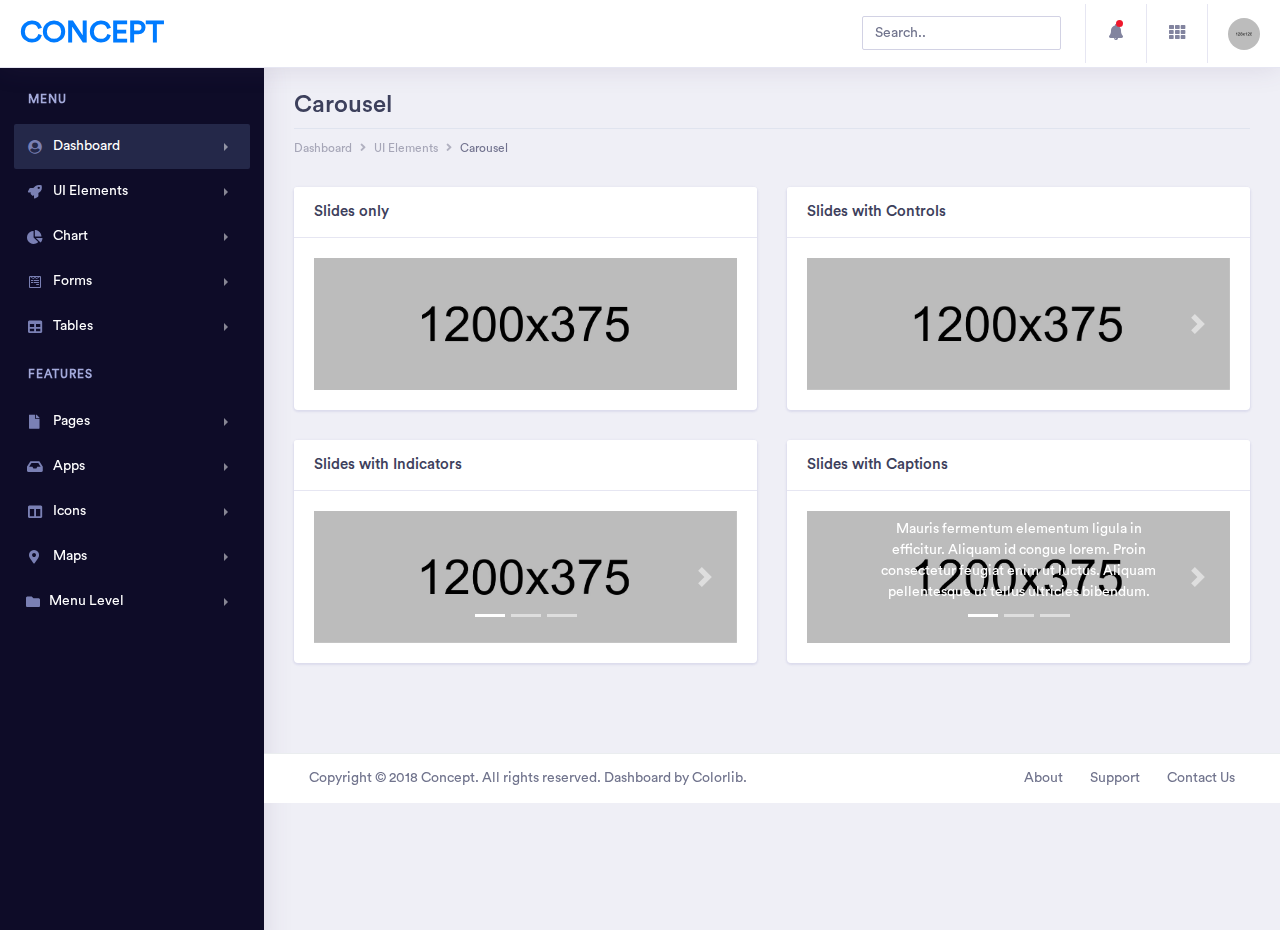
<file: admin/pages/carousel.html>
<!doctype html>
<html lang="en">

 
<head>
    <!-- Required meta tags -->
    <meta charset="utf-8">
    <meta name="viewport" content="width=device-width, initial-scale=1, shrink-to-fit=no">
    <title>Concept - Bootstrap 4 Admin Dashboard Template</title>
    <!-- Bootstrap CSS -->
    <link rel="stylesheet" href="../assets/vendor/bootstrap/css/bootstrap.min.css">
    <link href="../assets/vendor/fonts/circular-std/style.css" rel="stylesheet">
    <link rel="stylesheet" href="../assets/libs/css/style.css">
    <link rel="stylesheet" href="../assets/vendor/fonts/fontawesome/css/fontawesome-all.css">
</head>

<body>
    <!-- ============================================================== -->
    <!-- main wrapper -->
    <!-- ============================================================== -->
    <div class="dashboard-main-wrapper">
         <!-- ============================================================== -->
        <!-- navbar -->
        <!-- ============================================================== -->
         <div class="dashboard-header">
            <nav class="navbar navbar-expand-lg bg-white fixed-top">
                <a class="navbar-brand" href="../index.html">Concept</a>
                <button class="navbar-toggler" type="button" data-toggle="collapse" data-target="#navbarSupportedContent" aria-controls="navbarSupportedContent" aria-expanded="false" aria-label="Toggle navigation">
                    <span class="navbar-toggler-icon"></span>
                </button>
                <div class="collapse navbar-collapse " id="navbarSupportedContent">
                    <ul class="navbar-nav ml-auto navbar-right-top">
                        <li class="nav-item">
                            <div id="custom-search" class="top-search-bar">
                                <input class="form-control" type="text" placeholder="Search..">
                            </div>
                        </li>
                        <li class="nav-item dropdown notification">
                            <a class="nav-link nav-icons" href="#" id="navbarDropdownMenuLink1" data-toggle="dropdown" aria-haspopup="true" aria-expanded="false"><i class="fas fa-fw fa-bell"></i> <span class="indicator"></span></a>
                            <ul class="dropdown-menu dropdown-menu-right notification-dropdown">
                                <li>
                                    <div class="notification-title"> Notification</div>
                                    <div class="notification-list">
                                        <div class="list-group">
                                            <a href="#" class="list-group-item list-group-item-action active">
                                                <div class="notification-info">
                                                    <div class="notification-list-user-img"><img src="../assets/images/avatar-2.jpg" alt="" class="user-avatar-md rounded-circle"></div>
                                                    <div class="notification-list-user-block"><span class="notification-list-user-name">Jeremy Rakestraw</span>accepted your invitation to join the team.
                                                        <div class="notification-date">2 min ago</div>
                                                    </div>
                                                </div>
                                            </a>
                                            <a href="#" class="list-group-item list-group-item-action">
                                                <div class="notification-info">
                                                    <div class="notification-list-user-img"><img src="../assets/images/avatar-3.jpg" alt="" class="user-avatar-md rounded-circle"></div>
                                                    <div class="notification-list-user-block"><span class="notification-list-user-name">
John Abraham</span>is now following you
                                                        <div class="notification-date">2 days ago</div>
                                                    </div>
                                                </div>
                                            </a>
                                            <a href="#" class="list-group-item list-group-item-action">
                                                <div class="notification-info">
                                                    <div class="notification-list-user-img"><img src="../assets/images/avatar-4.jpg" alt="" class="user-avatar-md rounded-circle"></div>
                                                    <div class="notification-list-user-block"><span class="notification-list-user-name">Monaan Pechi</span> is watching your main repository
                                                        <div class="notification-date">2 min ago</div>
                                                    </div>
                                                </div>
                                            </a>
                                            <a href="#" class="list-group-item list-group-item-action">
                                                <div class="notification-info">
                                                    <div class="notification-list-user-img"><img src="../assets/images/avatar-5.jpg" alt="" class="user-avatar-md rounded-circle"></div>
                                                    <div class="notification-list-user-block"><span class="notification-list-user-name">Jessica Caruso</span>accepted your invitation to join the team.
                                                        <div class="notification-date">2 min ago</div>
                                                    </div>
                                                </div>
                                            </a>
                                        </div>
                                    </div>
                                </li>
                                <li>
                                    <div class="list-footer"> <a href="#">View all notifications</a></div>
                                </li>
                            </ul>
                        </li>
                        <li class="nav-item dropdown connection">
                            <a class="nav-link" href="#" id="navbarDropdown" role="button" data-toggle="dropdown" aria-haspopup="true" aria-expanded="false"> <i class="fas fa-fw fa-th"></i> </a>
                            <ul class="dropdown-menu dropdown-menu-right connection-dropdown">
                                <li class="connection-list">
                                    <div class="row">
                                        <div class="col-xl-4 col-lg-4 col-md-6 col-sm-12 col-12 ">
                                            <a href="#" class="connection-item"><img src="../assets/images/github.png" alt="" > <span>Github</span></a>
                                        </div>
                                        <div class="col-xl-4 col-lg-4 col-md-6 col-sm-12 col-12 ">
                                            <a href="#" class="connection-item"><img src="../assets/images/dribbble.png" alt="" > <span>Dribbble</span></a>
                                        </div>
                                        <div class="col-xl-4 col-lg-4 col-md-6 col-sm-12 col-12 ">
                                            <a href="#" class="connection-item"><img src="../assets/images/dropbox.png" alt="" > <span>Dropbox</span></a>
                                        </div>
                                    </div>
                                    <div class="row">
                                        <div class="col-xl-4 col-lg-4 col-md-6 col-sm-12 col-12 ">
                                            <a href="#" class="connection-item"><img src="../assets/images/bitbucket.png" alt=""> <span>Bitbucket</span></a>
                                        </div>
                                        <div class="col-xl-4 col-lg-4 col-md-6 col-sm-12 col-12 ">
                                            <a href="#" class="connection-item"><img src="../assets/images/mail_chimp.png" alt="" ><span>Mail chimp</span></a>
                                        </div>
                                        <div class="col-xl-4 col-lg-4 col-md-6 col-sm-12 col-12 ">
                                            <a href="#" class="connection-item"><img src="../assets/images/slack.png" alt="" > <span>Slack</span></a>
                                        </div>
                                    </div>
                                </li>
                                <li>
                                    <div class="conntection-footer"><a href="#">More</a></div>
                                </li>
                            </ul>
                        </li>
                        <li class="nav-item dropdown nav-user">
                            <a class="nav-link nav-user-img" href="#" id="navbarDropdownMenuLink2" data-toggle="dropdown" aria-haspopup="true" aria-expanded="false"><img src="../assets/images/avatar-1.jpg" alt="" class="user-avatar-md rounded-circle"></a>
                            <div class="dropdown-menu dropdown-menu-right nav-user-dropdown" aria-labelledby="navbarDropdownMenuLink2">
                                <div class="nav-user-info">
                                    <h5 class="mb-0 text-white nav-user-name">
John Abraham</h5>
                                    <span class="status"></span><span class="ml-2">Available</span>
                                </div>
                                <a class="dropdown-item" href="#"><i class="fas fa-user mr-2"></i>Account</a>
                                <a class="dropdown-item" href="#"><i class="fas fa-cog mr-2"></i>Setting</a>
                                <a class="dropdown-item" href="#"><i class="fas fa-power-off mr-2"></i>Logout</a>
                            </div>
                        </li>
                    </ul>
                </div>
            </nav>
        </div>
        <!-- ============================================================== -->
        <!-- end navbar -->
        <!-- ============================================================== -->
        <!-- ============================================================== -->
        <!-- left sidebar -->
        <!-- ============================================================== -->
        <div class="nav-left-sidebar sidebar-dark">
            <div class="menu-list">
                <nav class="navbar navbar-expand-lg navbar-light">
                    <a class="d-xl-none d-lg-none" href="#">Dashboard</a>
                    <button class="navbar-toggler" type="button" data-toggle="collapse" data-target="#navbarNav" aria-controls="navbarNav" aria-expanded="false" aria-label="Toggle navigation">
                        <span class="navbar-toggler-icon"></span>
                    </button>
                    <div class="collapse navbar-collapse" id="navbarNav">
                        <ul class="navbar-nav flex-column">
                            <li class="nav-divider">
                                Menu
                            </li>
                            <li class="nav-item ">
                                <a class="nav-link active" href="#" data-toggle="collapse" aria-expanded="false" data-target="#submenu-1" aria-controls="submenu-1"><i class="fa fa-fw fa-user-circle"></i>Dashboard <span class="badge badge-success">6</span></a>
                                <div id="submenu-1" class="collapse submenu" style="">
                                    <ul class="nav flex-column">
                                        <li class="nav-item">
                                            <a class="nav-link" href="index.html" data-toggle="collapse" aria-expanded="false" data-target="#submenu-1-2" aria-controls="submenu-1-2">E-Commerce</a>
                                            <div id="submenu-1-2" class="collapse submenu" style="">
                                                <ul class="nav flex-column">
                                                    <li class="nav-item">
                                                        <a class="nav-link" href="../index.html">E Commerce Dashboard</a>
                                                    </li>
                                                    <li class="nav-item">
                                                        <a class="nav-link" href="../ecommerce-product.html">Product List</a>
                                                    </li>
                                                    <li class="nav-item">
                                                        <a class="nav-link" href="../ecommerce-product-single.html">Product Single</a>
                                                    </li>
                                                    <li class="nav-item">
                                                        <a class="nav-link" href="../ecommerce-product-checkout.html">Product Checkout</a>
                                                    </li>
                                                </ul>
                                            </div>
                                        </li>
                                        <li class="nav-item">
                                            <a class="nav-link" href="../dashboard-finance.html">Finance</a>
                                        </li>
                                        <li class="nav-item">
                                            <a class="nav-link" href="../dashboard-sales.html">Sales</a>
                                        </li>
                                        <li class="nav-item">
                                            <a class="nav-link" href="#" data-toggle="collapse" aria-expanded="false" data-target="#submenu-1-1" aria-controls="submenu-1-1">Infulencer</a>
                                            <div id="submenu-1-1" class="collapse submenu" style="">
                                                <ul class="nav flex-column">
                                                    <li class="nav-item">
                                                        <a class="nav-link" href="../dashboard-influencer.html">Influencer</a>
                                                    </li>
                                                    <li class="nav-item">
                                                        <a class="nav-link" href="../influencer-finder.html">Influencer Finder</a>
                                                    </li>
                                                    <li class="nav-item">
                                                        <a class="nav-link" href="../influencer-profile.html">Influencer Profile</a>
                                                    </li>
                                                </ul>
                                            </div>
                                        </li>
                                    </ul>
                                </div>
                            </li>
                            <li class="nav-item">
                                <a class="nav-link" href="#" data-toggle="collapse" aria-expanded="false" data-target="#submenu-2" aria-controls="submenu-2"><i class="fa fa-fw fa-rocket"></i>UI Elements</a>
                                <div id="submenu-2" class="collapse submenu" style="">
                                    <ul class="nav flex-column">
                                        <li class="nav-item">
                                            <a class="nav-link" href="cards.html">Cards <span class="badge badge-secondary">New</span></a>
                                        </li>
                                        <li class="nav-item">
                                            <a class="nav-link" href="general.html">General</a>
                                        </li>
                                        <li class="nav-item">
                                            <a class="nav-link" href="carousel.html">Carousel</a>
                                        </li>
                                        <li class="nav-item">
                                            <a class="nav-link" href="listgroup.html">List Group</a>
                                        </li>
                                        <li class="nav-item">
                                            <a class="nav-link" href="typography.html">Typography</a>
                                        </li>
                                        <li class="nav-item">
                                            <a class="nav-link" href="accordions.html">Accordions</a>
                                        </li>
                                        <li class="nav-item">
                                            <a class="nav-link" href="tabs.html">Tabs</a>
                                        </li>
                                    </ul>
                                </div>
                            </li>
                            <li class="nav-item">
                                <a class="nav-link" href="#" data-toggle="collapse" aria-expanded="false" data-target="#submenu-3" aria-controls="submenu-3"><i class="fas fa-fw fa-chart-pie"></i>Chart</a>
                                <div id="submenu-3" class="collapse submenu" style="">
                                    <ul class="nav flex-column">
                                        <li class="nav-item">
                                            <a class="nav-link" href="chart-c3.html">C3 Charts</a>
                                        </li>
                                        <li class="nav-item">
                                            <a class="nav-link" href="chart-chartist.html">Chartist Charts</a>
                                        </li>
                                        <li class="nav-item">
                                            <a class="nav-link" href="chart-charts.html">Chart</a>
                                        </li>
                                        <li class="nav-item">
                                            <a class="nav-link" href="chart-morris.html">Morris</a>
                                        </li>
                                        <li class="nav-item">
                                            <a class="nav-link" href="chart-sparkline.html">Sparkline</a>
                                        </li>
                                        <li class="nav-item">
                                            <a class="nav-link" href="chart-gauge.html">Guage</a>
                                        </li>
                                    </ul>
                                </div>
                            </li>
                            <li class="nav-item ">
                                <a class="nav-link" href="#" data-toggle="collapse" aria-expanded="false" data-target="#submenu-4" aria-controls="submenu-4"><i class="fab fa-fw fa-wpforms"></i>Forms</a>
                                <div id="submenu-4" class="collapse submenu" style="">
                                    <ul class="nav flex-column">
                                        <li class="nav-item">
                                            <a class="nav-link" href="form-elements.html">Form Elements</a>
                                        </li>
                                        <li class="nav-item">
                                            <a class="nav-link" href="form-validation.html">Parsely Validations</a>
                                        </li>
                                        <li class="nav-item">
                                            <a class="nav-link" href="multiselect.html">Multiselect</a>
                                        </li>
                                    </ul>
                                </div>
                            </li>
                            <li class="nav-item">
                                <a class="nav-link" href="#" data-toggle="collapse" aria-expanded="false" data-target="#submenu-5" aria-controls="submenu-5"><i class="fas fa-fw fa-table"></i>Tables</a>
                                <div id="submenu-5" class="collapse submenu" style="">
                                    <ul class="nav flex-column">
                                        <li class="nav-item">
                                            <a class="nav-link" href="general-table.html">General Tables</a>
                                        </li>
                                        <li class="nav-item">
                                            <a class="nav-link" href="data-tables.html">Data Tables</a>
                                        </li>
                                    </ul>
                                </div>
                            </li>
                            <li class="nav-divider">
                                Features
                            </li>
                            <li class="nav-item">
                                <a class="nav-link" href="#" data-toggle="collapse" aria-expanded="false" data-target="#submenu-6" aria-controls="submenu-6"><i class="fas fa-fw fa-file"></i>Pages</a>
                                <div id="submenu-6" class="collapse submenu" style="">
                                    <ul class="nav flex-column">
                                        <li class="nav-item">
                                            <a class="nav-link" href="invoice.html">Invoice</a>
                                        </li>
                                        <li class="nav-item">
                                            <a class="nav-link" href="blank-page.html">Blank Page</a>
                                        </li>
                                        <li class="nav-item">
                                            <a class="nav-link" href="blank-page-header.html">Blank Page Header</a>
                                        </li>
                                        <li class="nav-item">
                                            <a class="nav-link" href="login.html">Login</a>
                                        </li>
                                        <li class="nav-item">
                                            <a class="nav-link" href="404-page.html">404 page</a>
                                        </li>
                                        <li class="nav-item">
                                            <a class="nav-link" href="sign-up.html">Sign up Page</a>
                                        </li>
                                        <li class="nav-item">
                                            <a class="nav-link" href="forgot-password.html">Forgot Password</a>
                                        </li>
                                        <li class="nav-item">
                                            <a class="nav-link" href="pricing.html">Pricing Tables</a>
                                        </li>
                                        <li class="nav-item">
                                            <a class="nav-link" href="timeline.html">Timeline</a>
                                        </li>
                                        <li class="nav-item">
                                            <a class="nav-link" href="calendar.html">Calendar</a>
                                        </li>
                                        <li class="nav-item">
                                            <a class="nav-link" href="sortable-nestable-lists.html">Sortable/Nestable List</a>
                                        </li>
                                       <li class="nav-item">
                                            <a class="nav-link" href="widgets.html">Widgets</a>
                                        </li>
                                        <li class="nav-item">
                                            <a class="nav-link" href="media-object.html">Media Objects</a>
                                        </li>
                                        <li class="nav-item">
                                            <a class="nav-link" href="cropper-image.html">Cropper</a>
                                        </li>
                                        <li class="nav-item">
                                            <a class="nav-link" href="color-picker.html">Color Picker</a>
                                        </li>
                                    </ul>
                                </div>
                            </li>
                            <li class="nav-item">
                                <a class="nav-link" href="#" data-toggle="collapse" aria-expanded="false" data-target="#submenu-7" aria-controls="submenu-7"><i class="fas fa-fw fa-inbox"></i>Apps <span class="badge badge-secondary">New</span></a>
                                <div id="submenu-7" class="collapse submenu" style="">
                                    <ul class="nav flex-column">
                                        <li class="nav-item">
                                            <a class="nav-link" href="inbox.html">Inbox</a>
                                        </li>
                                        <li class="nav-item">
                                            <a class="nav-link" href="email-details.html">Email Detail</a>
                                        </li>
                                        <li class="nav-item">
                                            <a class="nav-link" href="email-compose.html">Email Compose</a>
                                        </li>
                                        <li class="nav-item">
                                            <a class="nav-link" href="message-chat.html">Message Chat</a>
                                        </li>
                                    </ul>
                                </div>
                            </li>
                            <li class="nav-item">
                                <a class="nav-link" href="#" data-toggle="collapse" aria-expanded="false" data-target="#submenu-8" aria-controls="submenu-8"><i class="fas fa-fw fa-columns"></i>Icons</a>
                                <div id="submenu-8" class="collapse submenu" style="">
                                    <ul class="nav flex-column">
                                        <li class="nav-item">
                                            <a class="nav-link" href="icon-fontawesome.html">FontAwesome Icons</a>
                                        </li>
                                        <li class="nav-item">
                                            <a class="nav-link" href="icon-material.html">Material Icons</a>
                                        </li>
                                        <li class="nav-item">
                                            <a class="nav-link" href="icon-simple-lineicon.html">Simpleline Icon</a>
                                        </li>
                                        <li class="nav-item">
                                            <a class="nav-link" href="icon-themify.html">Themify Icon</a>
                                        </li>
                                        <li class="nav-item">
                                            <a class="nav-link" href="icon-flag.html">Flag Icons</a>
                                        </li>
                                        <li class="nav-item">
                                            <a class="nav-link" href="icon-weather.html">Weather Icon</a>
                                        </li>
                                    </ul>
                                </div>
                            </li>
                            <li class="nav-item">
                                <a class="nav-link" href="#" data-toggle="collapse" aria-expanded="false" data-target="#submenu-9" aria-controls="submenu-9"><i class="fas fa-fw fa-map-marker-alt"></i>Maps</a>
                                <div id="submenu-9" class="collapse submenu" style="">
                                    <ul class="nav flex-column">
                                        <li class="nav-item">
                                            <a class="nav-link" href="map-google.html">Google Maps</a>
                                        </li>
                                        <li class="nav-item">
                                            <a class="nav-link" href="map-vector.html">Vector Maps</a>
                                        </li>
                                    </ul>
                                </div>
                            </li>
                            <li class="nav-item">
                                <a class="nav-link" href="#" data-toggle="collapse" aria-expanded="false" data-target="#submenu-10" aria-controls="submenu-10"><i class="fas fa-f fa-folder"></i>Menu Level</a>
                                <div id="submenu-10" class="collapse submenu" style="">
                                    <ul class="nav flex-column">
                                        <li class="nav-item">
                                            <a class="nav-link" href="#">Level 1</a>
                                        </li>
                                        <li class="nav-item">
                                            <a class="nav-link" href="#" data-toggle="collapse" aria-expanded="false" data-target="#submenu-11" aria-controls="submenu-11">Level 2</a>
                                            <div id="submenu-11" class="collapse submenu" style="">
                                                <ul class="nav flex-column">
                                                    <li class="nav-item">
                                                        <a class="nav-link" href="#">Level 1</a>
                                                    </li>
                                                    <li class="nav-item">
                                                        <a class="nav-link" href="#">Level 2</a>
                                                    </li>
                                                </ul>
                                            </div>
                                        </li>
                                        <li class="nav-item">
                                            <a class="nav-link" href="#">Level 3</a>
                                        </li>
                                    </ul>
                                </div>
                            </li>
                        </ul>
                    </div>
                </nav>
            </div>
        </div>
        <!-- ============================================================== -->
        <!-- end left sidebar -->
        <!-- ============================================================== -->
        <!-- ============================================================== -->
        <!-- wrapper  -->
        <!-- ============================================================== -->
        <div class="dashboard-wrapper">
            <div class="container-fluid dashboard-content">
                <!-- ============================================================== -->
                <!-- pageheader -->
                <!-- ============================================================== -->
                <div class="row">
                    <div class="col-xl-12 col-lg-12 col-md-12 col-sm-12 col-12">
                        <div class="page-header">
                            <h2 class="pageheader-title">Carousel</h2>
                            <p class="pageheader-text">Proin placerat ante duiullam scelerisque a velit ac porta, fusce sit amet vestibulum mi. Morbi lobortis pulvinar quam.</p>
                            <div class="page-breadcrumb">
                                <nav aria-label="breadcrumb">
                                    <ol class="breadcrumb">
                                        <li class="breadcrumb-item"><a href="#" class="breadcrumb-link">Dashboard</a></li>
                                        <li class="breadcrumb-item"><a href="#" class="breadcrumb-link">UI Elements</a></li>
                                        <li class="breadcrumb-item active" aria-current="page">Carousel</li>
                                    </ol>
                                </nav>
                            </div>
                        </div>
                    </div>
                </div>
                <!-- ============================================================== -->
                <!-- end pageheader -->
                <!-- ============================================================== -->
                <div class="row">
                    <!-- ============================================================== -->
                    <!--  slides only  -->
                    <!-- ============================================================== -->
                    <div class="col-xl-6 col-lg-12 col-md-12 col-sm-12 col-12">
                        <div class="card">
                            <h5 class="card-header">Slides only</h5>
                            <div class="card-body">
                                <div id="carouselExampleSlidesOnly" class="carousel slide" data-ride="carousel">
                                    <div class="carousel-inner">
                                        <div class="carousel-item active">
                                            <img class="d-block w-100" src="../assets/images/card-img-1.jpg" alt="First slide">
                                        </div>
                                        <div class="carousel-item">
                                            <img class="d-block w-100" src="../assets/images/card-img-2.jpg" alt="Second slide">
                                        </div>
                                        <div class="carousel-item">
                                            <img class="d-block w-100" src="../assets/images/card-img-3.jpg" alt="Third slide">
                                        </div>
                                    </div>
                                </div>
                            </div>
                        </div>
                    </div>
                    <!-- ============================================================== -->
                    <!--  end slides only  -->
                    <!-- ============================================================== -->
                    <!-- ============================================================== -->
                    <!--  slides with control  -->
                    <!-- ============================================================== -->
                    <div class="col-xl-6 col-lg-12 col-md-12 col-sm-12 col-12">
                        <div class="card">
                            <h5 class="card-header">Slides with Controls</h5>
                            <div class="card-body">
                                <div id="carouselExampleControls" class="carousel slide" data-ride="carousel">
                                    <div class="carousel-inner">
                                        <div class="carousel-item active">
                                            <img class="d-block w-100" src="../assets/images/card-img-1.jpg" alt="First slide">
                                        </div>
                                        <div class="carousel-item">
                                            <img class="d-block w-100" src="../assets/images/card-img-2.jpg" alt="Second slide">
                                        </div>
                                        <div class="carousel-item">
                                            <img class="d-block w-100" src="../assets/images/card-img-3.jpg" alt="Third slide">
                                        </div>
                                    </div>
                                    <a class="carousel-control-prev" href="#carouselExampleControls" role="button" data-slide="prev">
                                   <span class="carousel-control-prev-icon" aria-hidden="true"></span>
                                         <span class="sr-only">Previous</span>   </a>
                                    <a class="carousel-control-next" href="#carouselExampleControls" role="button" data-slide="next">
                                       <span class="carousel-control-next-icon" aria-hidden="true"></span>
                                   <span class="sr-only">Next</span>  </a>
                                </div>
                            </div>
                        </div>
                    </div>
                    <!-- ============================================================== -->
                    <!--  end slides with control  -->
                    <!-- ============================================================== -->
                </div>
                <div class="row">
                    <!-- ============================================================== -->
                    <!--  slides with indicator  -->
                    <!-- ============================================================== -->
                    <div class="col-xl-6 col-lg-12 col-md-12 col-sm-12 col-12">
                        <div class="card">
                            <h5 class="card-header">Slides with Indicators</h5>
                            <div class="card-body">
                                <div id="carouselExampleIndicators" class="carousel slide" data-ride="carousel">
                                    <ol class="carousel-indicators">
                                        <li data-target="#carouselExampleIndicators" data-slide-to="0" class="active"></li>
                                        <li data-target="#carouselExampleIndicators" data-slide-to="1"></li>
                                        <li data-target="#carouselExampleIndicators" data-slide-to="2"></li>
                                    </ol>
                                    <div class="carousel-inner">
                                        <div class="carousel-item active">
                                            <img class="d-block w-100" src="../assets/images/card-img-1.jpg" alt="First slide">
                                        </div>
                                        <div class="carousel-item">
                                            <img class="d-block w-100" src="../assets/images/card-img-2.jpg" alt="Second slide">
                                        </div>
                                        <div class="carousel-item">
                                            <img class="d-block w-100" src="../assets/images/card-img-3.jpg" alt="Third slide">
                                        </div>
                                    </div>
                                    <a class="carousel-control-prev" href="#carouselExampleIndicators" role="button" data-slide="prev">
                                      <span class="carousel-control-prev-icon" aria-hidden="true"></span>
                                       <span class="sr-only">Previous</span>  </a>
                                    <a class="carousel-control-next" href="#carouselExampleIndicators" role="button" data-slide="next">
                                        <span class="carousel-control-next-icon" aria-hidden="true"></span>
                                            <span class="sr-only">Next</span>  </a>
                                </div>
                            </div>
                        </div>
                    </div>
                    <!-- ============================================================== -->
                    <!-- end slides with indicator  -->
                    <!-- ============================================================== -->
                    <!-- ============================================================== -->
                    <!--  slides with control  -->
                    <!-- ============================================================== -->
                    <div class="col-xl-6 col-lg-12 col-md-12 col-sm-12 col-12">
                        <div class="card">
                            <h5 class="card-header">Slides with Captions</h5>
                            <div class="card-body">
                                <div id="carouselExampleIndicators1" class="carousel slide" data-ride="carousel">
                                    <ol class="carousel-indicators">
                                        <li data-target="#carouselExampleIndicators1" data-slide-to="0" class="active"></li>
                                        <li data-target="#carouselExampleIndicators1" data-slide-to="1"></li>
                                        <li data-target="#carouselExampleIndicators1" data-slide-to="2"></li>
                                    </ol>
                                    <div class="carousel-inner">
                                        <div class="carousel-item active">
                                            <img class="d-block w-100" src="../assets/images/card-img-1.jpg" alt="First slide">
                                            <div class="carousel-caption d-none d-md-block">
                                                <h3 class="text-white">Heading Title Carousel</h3>
                                                <p>Mauris fermentum elementum ligula in efficitur. Aliquam id congue lorem. Proin consectetur feugiat enim ut luctus. Aliquam pellentesque ut tellus ultricies bibendum.</p>
                                            </div>
                                        </div>
                                        <div class="carousel-item">
                                            <img class="d-block w-100" src="../assets/images/card-img-2.jpg" alt="Second slide">
                                            <div class="carousel-caption d-none d-md-block">
                                                <h3 class="text-white">Heading Title Carousel</h3>
                                                <p>Mauris fermentum elementum ligula in efficitur. Aliquam id congue lorem. Proin consectetur feugiat enim ut luctus. Aliquam pellentesque ut tellus ultricies bibendum.</p>
                                            </div>
                                        </div>
                                        <div class="carousel-item">
                                            <img class="d-block w-100" src="../assets/images/card-img-3.jpg" alt="Third slide">
                                            <div class="carousel-caption d-none d-md-block">
                                                <h3 class="text-white">Heading Title Carousel</h3>
                                                <p>Mauris fermentum elementum ligula in efficitur. Aliquam id congue lorem. Proin consectetur feugiat enim ut luctus. Aliquam pellentesque ut tellus ultricies bibendum.</p>
                                            </div>
                                        </div>
                                    </div>
                                    <a class="carousel-control-prev" href="#carouselExampleIndicators1" role="button" data-slide="prev">
                                      <span class="carousel-control-prev-icon" aria-hidden="true"></span>
                                       <span class="sr-only">Previous</span>  </a>
                                    <a class="carousel-control-next" href="#carouselExampleIndicators1" role="button" data-slide="next">
                                        <span class="carousel-control-next-icon" aria-hidden="true"></span>
                                            <span class="sr-only">Next</span>  </a>
                                </div>
                            </div>
                        </div>
                    </div>
                    <!-- ============================================================== -->
                    <!--  end slides with indicator  -->
                    <!-- ============================================================== -->
                </div>
            </div>
            <!-- ============================================================== -->
            <!-- footer -->
            <!-- ============================================================== -->
            <div class="footer">
                <div class="container-fluid">
                    <div class="row">
                        <div class="col-xl-6 col-lg-6 col-md-12 col-sm-12 col-12">
                            Copyright © 2018 Concept. All rights reserved. Dashboard by <a href="https://colorlib.com/wp/">Colorlib</a>.
                        </div>
                        <div class="col-xl-6 col-lg-6 col-md-12 col-sm-12 col-12">
                            <div class="text-md-right footer-links d-none d-sm-block">
                                <a href="javascript: void(0);">About</a>
                                <a href="javascript: void(0);">Support</a>
                                <a href="javascript: void(0);">Contact Us</a>
                            </div>
                        </div>
                    </div>
                </div>
            </div>
            <!-- ============================================================== -->
            <!-- end footer -->
            <!-- ============================================================== -->
        </div>
    </div>
    <!-- ============================================================== -->
    <!-- end main wrapper -->
    <!-- ============================================================== -->
    <!-- Optional JavaScript -->
    <script src="../assets/vendor/jquery/jquery-3.3.1.min.js"></script>
    <script src="../assets/vendor/bootstrap/js/bootstrap.bundle.js"></script>
    <script src="../assets/vendor/slimscroll/jquery.slimscroll.js"></script>
    <script src="../assets/libs/js/main-js.js"></script>
</body>

</html>
</file>
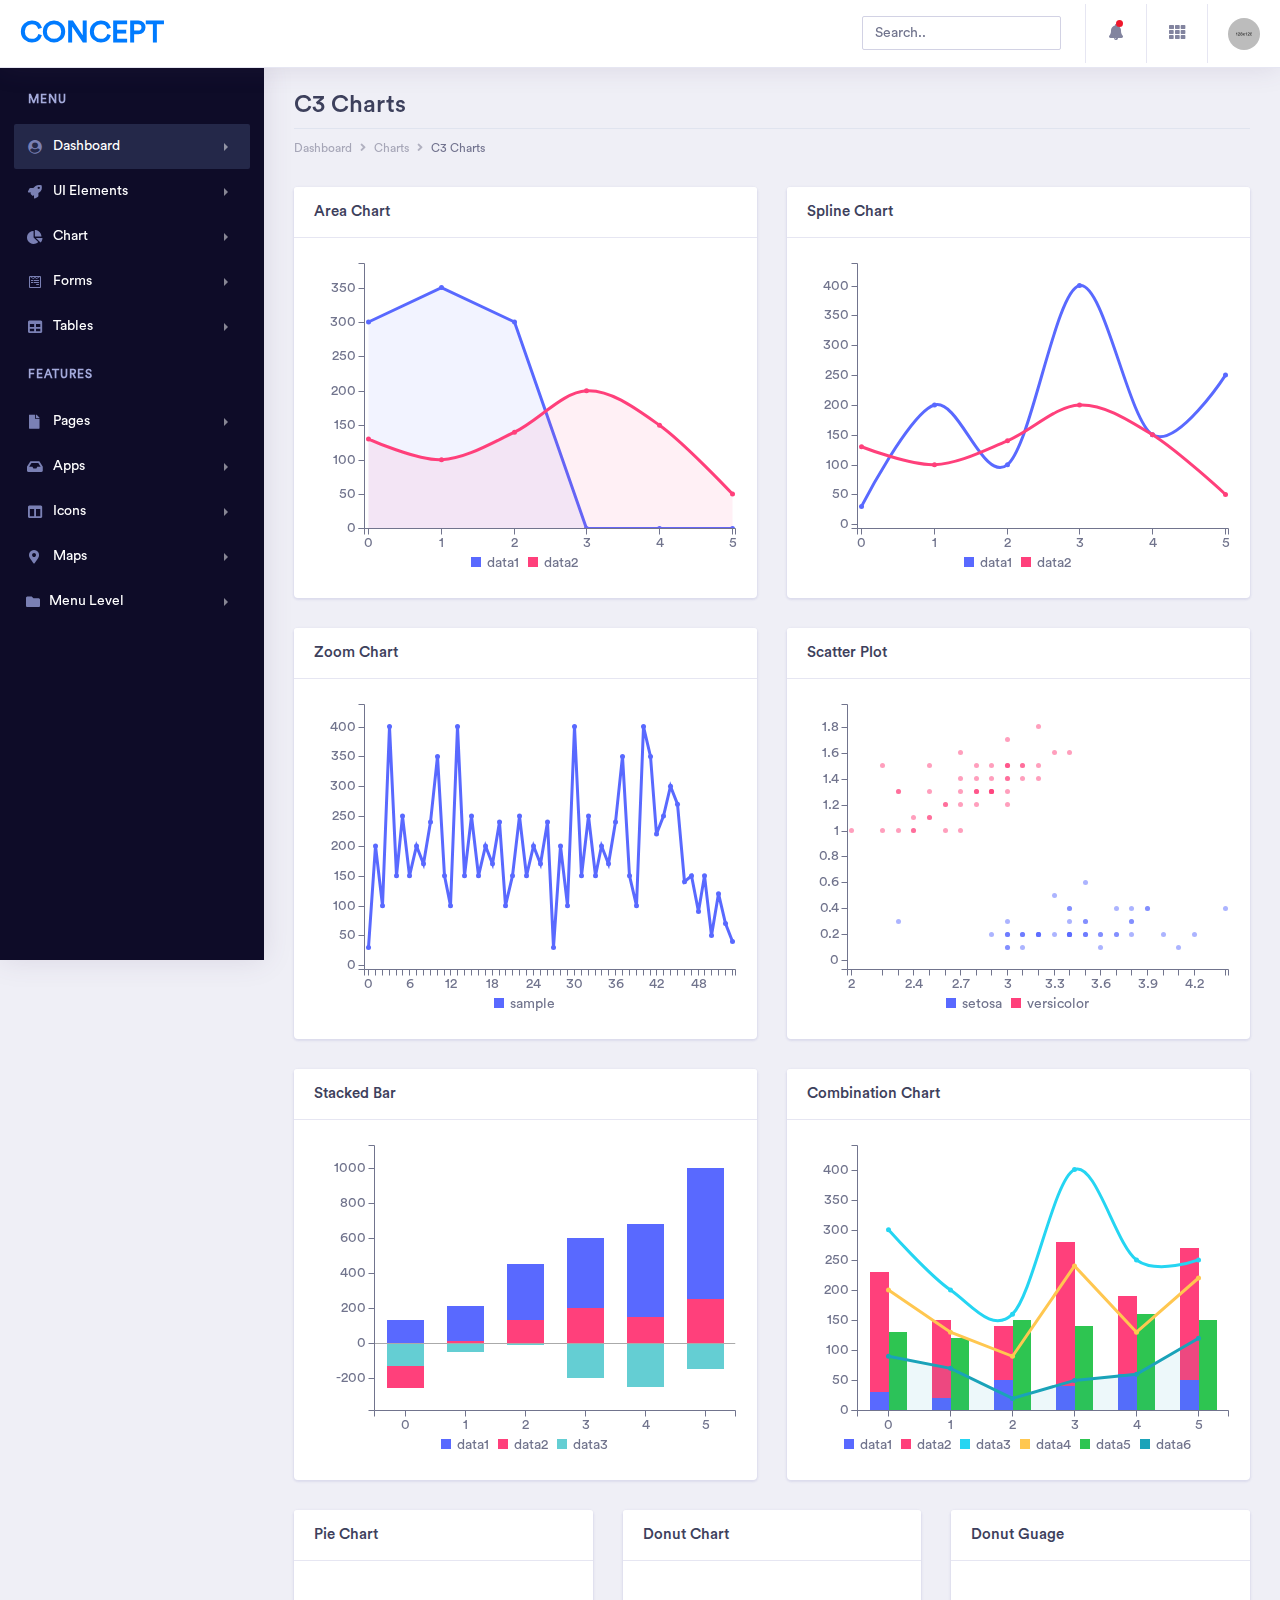
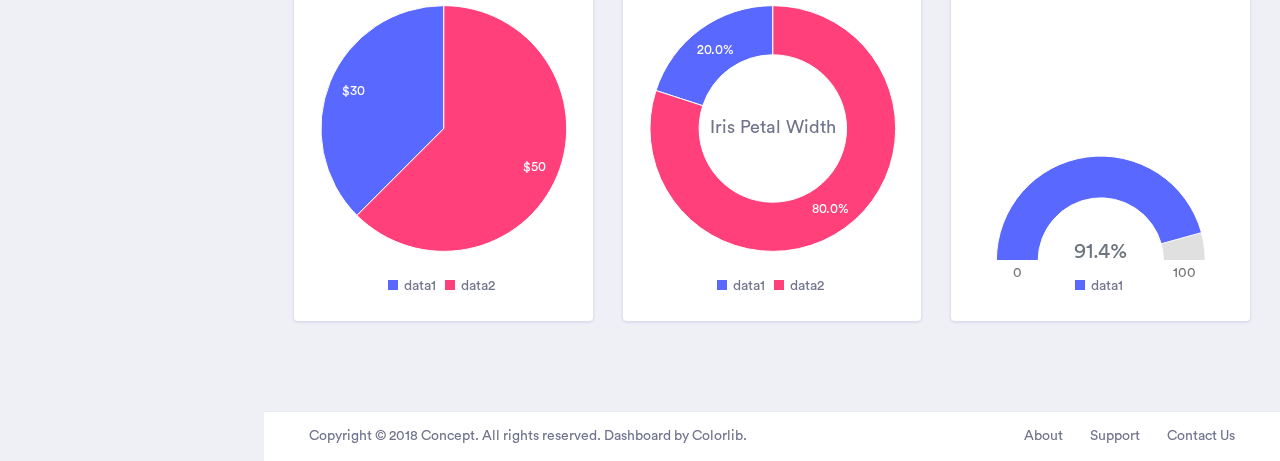
<file: admin/pages/chart-c3.html>
<!doctype html>
<html lang="en">

 
<head>
    <!-- Required meta tags -->
    <meta charset="utf-8">
    <meta name="viewport" content="width=device-width, initial-scale=1, shrink-to-fit=no">
    <!-- Bootstrap CSS -->
    <link rel="stylesheet" href="../assets/vendor/bootstrap/css/bootstrap.min.css">
    <link href="../assets/vendor/fonts/circular-std/style.css" rel="stylesheet">
    <link rel="stylesheet" href="../assets/libs/css/style.css">
    <link rel="stylesheet" href="../assets/vendor/fonts/fontawesome/css/fontawesome-all.css">
    <link rel="stylesheet" href="../assets/vendor/charts/c3charts/c3.css">
    <title>Concept - Bootstrap 4 Admin Dashboard Template</title>
</head>

<body>
    <!-- ============================================================== -->
    <!-- main wrapper -->
    <!-- ============================================================== -->
    <div class="dashboard-main-wrapper">
         <!-- ============================================================== -->
        <!-- navbar -->
        <!-- ============================================================== -->
       <div class="dashboard-header">
            <nav class="navbar navbar-expand-lg bg-white fixed-top">
                <a class="navbar-brand" href="../index.html">Concept</a>
                <button class="navbar-toggler" type="button" data-toggle="collapse" data-target="#navbarSupportedContent" aria-controls="navbarSupportedContent" aria-expanded="false" aria-label="Toggle navigation">
                    <span class="navbar-toggler-icon"></span>
                </button>
                <div class="collapse navbar-collapse " id="navbarSupportedContent">
                    <ul class="navbar-nav ml-auto navbar-right-top">
                        <li class="nav-item">
                            <div id="custom-search" class="top-search-bar">
                                <input class="form-control" type="text" placeholder="Search..">
                            </div>
                        </li>
                        <li class="nav-item dropdown notification">
                            <a class="nav-link nav-icons" href="#" id="navbarDropdownMenuLink1" data-toggle="dropdown" aria-haspopup="true" aria-expanded="false"><i class="fas fa-fw fa-bell"></i> <span class="indicator"></span></a>
                            <ul class="dropdown-menu dropdown-menu-right notification-dropdown">
                                <li>
                                    <div class="notification-title"> Notification</div>
                                    <div class="notification-list">
                                        <div class="list-group">
                                            <a href="#" class="list-group-item list-group-item-action active">
                                                <div class="notification-info">
                                                    <div class="notification-list-user-img"><img src="../assets/images/avatar-2.jpg" alt="" class="user-avatar-md rounded-circle"></div>
                                                    <div class="notification-list-user-block"><span class="notification-list-user-name">Jeremy Rakestraw</span>accepted your invitation to join the team.
                                                        <div class="notification-date">2 min ago</div>
                                                    </div>
                                                </div>
                                            </a>
                                            <a href="#" class="list-group-item list-group-item-action">
                                                <div class="notification-info">
                                                    <div class="notification-list-user-img"><img src="../assets/images/avatar-3.jpg" alt="" class="user-avatar-md rounded-circle"></div>
                                                    <div class="notification-list-user-block"><span class="notification-list-user-name">
John Abraham</span>is now following you
                                                        <div class="notification-date">2 days ago</div>
                                                    </div>
                                                </div>
                                            </a>
                                            <a href="#" class="list-group-item list-group-item-action">
                                                <div class="notification-info">
                                                    <div class="notification-list-user-img"><img src="../assets/images/avatar-4.jpg" alt="" class="user-avatar-md rounded-circle"></div>
                                                    <div class="notification-list-user-block"><span class="notification-list-user-name">Monaan Pechi</span> is watching your main repository
                                                        <div class="notification-date">2 min ago</div>
                                                    </div>
                                                </div>
                                            </a>
                                            <a href="#" class="list-group-item list-group-item-action">
                                                <div class="notification-info">
                                                    <div class="notification-list-user-img"><img src="../assets/images/avatar-5.jpg" alt="" class="user-avatar-md rounded-circle"></div>
                                                    <div class="notification-list-user-block"><span class="notification-list-user-name">Jessica Caruso</span>accepted your invitation to join the team.
                                                        <div class="notification-date">2 min ago</div>
                                                    </div>
                                                </div>
                                            </a>
                                        </div>
                                    </div>
                                </li>
                                <li>
                                    <div class="list-footer"> <a href="#">View all notifications</a></div>
                                </li>
                            </ul>
                        </li>
                        <li class="nav-item dropdown connection">
                            <a class="nav-link" href="#" id="navbarDropdown" role="button" data-toggle="dropdown" aria-haspopup="true" aria-expanded="false"> <i class="fas fa-fw fa-th"></i> </a>
                            <ul class="dropdown-menu dropdown-menu-right connection-dropdown">
                                <li class="connection-list">
                                    <div class="row">
                                        <div class="col-xl-4 col-lg-4 col-md-6 col-sm-12 col-12 ">
                                            <a href="#" class="connection-item"><img src="../assets/images/github.png" alt="" > <span>Github</span></a>
                                        </div>
                                        <div class="col-xl-4 col-lg-4 col-md-6 col-sm-12 col-12 ">
                                            <a href="#" class="connection-item"><img src="../assets/images/dribbble.png" alt="" > <span>Dribbble</span></a>
                                        </div>
                                        <div class="col-xl-4 col-lg-4 col-md-6 col-sm-12 col-12 ">
                                            <a href="#" class="connection-item"><img src="../assets/images/dropbox.png" alt="" > <span>Dropbox</span></a>
                                        </div>
                                    </div>
                                    <div class="row">
                                        <div class="col-xl-4 col-lg-4 col-md-6 col-sm-12 col-12 ">
                                            <a href="#" class="connection-item"><img src="../assets/images/bitbucket.png" alt=""> <span>Bitbucket</span></a>
                                        </div>
                                        <div class="col-xl-4 col-lg-4 col-md-6 col-sm-12 col-12 ">
                                            <a href="#" class="connection-item"><img src="../assets/images/mail_chimp.png" alt="" ><span>Mail chimp</span></a>
                                        </div>
                                        <div class="col-xl-4 col-lg-4 col-md-6 col-sm-12 col-12 ">
                                            <a href="#" class="connection-item"><img src="../assets/images/slack.png" alt="" > <span>Slack</span></a>
                                        </div>
                                    </div>
                                </li>
                                <li>
                                    <div class="conntection-footer"><a href="#">More</a></div>
                                </li>
                            </ul>
                        </li>
                        <li class="nav-item dropdown nav-user">
                            <a class="nav-link nav-user-img" href="#" id="navbarDropdownMenuLink2" data-toggle="dropdown" aria-haspopup="true" aria-expanded="false"><img src="../assets/images/avatar-1.jpg" alt="" class="user-avatar-md rounded-circle"></a>
                            <div class="dropdown-menu dropdown-menu-right nav-user-dropdown" aria-labelledby="navbarDropdownMenuLink2">
                                <div class="nav-user-info">
                                    <h5 class="mb-0 text-white nav-user-name">
John Abraham</h5>
                                    <span class="status"></span><span class="ml-2">Available</span>
                                </div>
                                <a class="dropdown-item" href="#"><i class="fas fa-user mr-2"></i>Account</a>
                                <a class="dropdown-item" href="#"><i class="fas fa-cog mr-2"></i>Setting</a>
                                <a class="dropdown-item" href="#"><i class="fas fa-power-off mr-2"></i>Logout</a>
                            </div>
                        </li>
                    </ul>
                </div>
            </nav>
        </div>
        <!-- ============================================================== -->
        <!-- end navbar -->
        <!-- ============================================================== -->
        <!-- ============================================================== -->
        <!-- left sidebar -->
        <!-- ============================================================== -->
        <div class="nav-left-sidebar sidebar-dark">
            <div class="menu-list">
                <nav class="navbar navbar-expand-lg navbar-light">
                    <a class="d-xl-none d-lg-none" href="#">Dashboard</a>
                    <button class="navbar-toggler" type="button" data-toggle="collapse" data-target="#navbarNav" aria-controls="navbarNav" aria-expanded="false" aria-label="Toggle navigation">
                        <span class="navbar-toggler-icon"></span>
                    </button>
                    <div class="collapse navbar-collapse" id="navbarNav">
                        <ul class="navbar-nav flex-column">
                            <li class="nav-divider">
                                Menu
                            </li>
                            <li class="nav-item ">
                                <a class="nav-link active" href="#" data-toggle="collapse" aria-expanded="false" data-target="#submenu-1" aria-controls="submenu-1"><i class="fa fa-fw fa-user-circle"></i>Dashboard <span class="badge badge-success">6</span></a>
                                <div id="submenu-1" class="collapse submenu" style="">
                                    <ul class="nav flex-column">
                                        <li class="nav-item">
                                            <a class="nav-link" href="index.html" data-toggle="collapse" aria-expanded="false" data-target="#submenu-1-2" aria-controls="submenu-1-2">E-Commerce</a>
                                            <div id="submenu-1-2" class="collapse submenu" style="">
                                                <ul class="nav flex-column">
                                                    <li class="nav-item">
                                                        <a class="nav-link" href="../index.html">E Commerce Dashboard</a>
                                                    </li>
                                                    <li class="nav-item">
                                                        <a class="nav-link" href="../ecommerce-product.html">Product List</a>
                                                    </li>
                                                    <li class="nav-item">
                                                        <a class="nav-link" href="../ecommerce-product-single.html">Product Single</a>
                                                    </li>
                                                    <li class="nav-item">
                                                        <a class="nav-link" href="../ecommerce-product-checkout.html">Product Checkout</a>
                                                    </li>
                                                </ul>
                                            </div>
                                        </li>
                                        <li class="nav-item">
                                            <a class="nav-link" href="../dashboard-finance.html">Finance</a>
                                        </li>
                                        <li class="nav-item">
                                            <a class="nav-link" href="../dashboard-sales.html">Sales</a>
                                        </li>
                                        <li class="nav-item">
                                            <a class="nav-link" href="#" data-toggle="collapse" aria-expanded="false" data-target="#submenu-1-1" aria-controls="submenu-1-1">Infulencer</a>
                                            <div id="submenu-1-1" class="collapse submenu" style="">
                                                <ul class="nav flex-column">
                                                    <li class="nav-item">
                                                        <a class="nav-link" href="../dashboard-influencer.html">Influencer</a>
                                                    </li>
                                                    <li class="nav-item">
                                                        <a class="nav-link" href="../influencer-finder.html">Influencer Finder</a>
                                                    </li>
                                                    <li class="nav-item">
                                                        <a class="nav-link" href="../influencer-profile.html">Influencer Profile</a>
                                                    </li>
                                                </ul>
                                            </div>
                                        </li>
                                    </ul>
                                </div>
                            </li>
                            <li class="nav-item">
                                <a class="nav-link" href="#" data-toggle="collapse" aria-expanded="false" data-target="#submenu-2" aria-controls="submenu-2"><i class="fa fa-fw fa-rocket"></i>UI Elements</a>
                                <div id="submenu-2" class="collapse submenu" style="">
                                    <ul class="nav flex-column">
                                        <li class="nav-item">
                                            <a class="nav-link" href="cards.html">Cards <span class="badge badge-secondary">New</span></a>
                                        </li>
                                        <li class="nav-item">
                                            <a class="nav-link" href="general.html">General</a>
                                        </li>
                                        <li class="nav-item">
                                            <a class="nav-link" href="carousel.html">Carousel</a>
                                        </li>
                                        <li class="nav-item">
                                            <a class="nav-link" href="listgroup.html">List Group</a>
                                        </li>
                                        <li class="nav-item">
                                            <a class="nav-link" href="typography.html">Typography</a>
                                        </li>
                                        <li class="nav-item">
                                            <a class="nav-link" href="accordions.html">Accordions</a>
                                        </li>
                                        <li class="nav-item">
                                            <a class="nav-link" href="tabs.html">Tabs</a>
                                        </li>
                                    </ul>
                                </div>
                            </li>
                            <li class="nav-item">
                                <a class="nav-link" href="#" data-toggle="collapse" aria-expanded="false" data-target="#submenu-3" aria-controls="submenu-3"><i class="fas fa-fw fa-chart-pie"></i>Chart</a>
                                <div id="submenu-3" class="collapse submenu" style="">
                                    <ul class="nav flex-column">
                                        <li class="nav-item">
                                            <a class="nav-link" href="chart-c3.html">C3 Charts</a>
                                        </li>
                                        <li class="nav-item">
                                            <a class="nav-link" href="chart-chartist.html">Chartist Charts</a>
                                        </li>
                                        <li class="nav-item">
                                            <a class="nav-link" href="chart-charts.html">Chart</a>
                                        </li>
                                        <li class="nav-item">
                                            <a class="nav-link" href="chart-morris.html">Morris</a>
                                        </li>
                                        <li class="nav-item">
                                            <a class="nav-link" href="chart-sparkline.html">Sparkline</a>
                                        </li>
                                        <li class="nav-item">
                                            <a class="nav-link" href="chart-gauge.html">Guage</a>
                                        </li>
                                    </ul>
                                </div>
                            </li>
                            <li class="nav-item ">
                                <a class="nav-link" href="#" data-toggle="collapse" aria-expanded="false" data-target="#submenu-4" aria-controls="submenu-4"><i class="fab fa-fw fa-wpforms"></i>Forms</a>
                                <div id="submenu-4" class="collapse submenu" style="">
                                    <ul class="nav flex-column">
                                        <li class="nav-item">
                                            <a class="nav-link" href="form-elements.html">Form Elements</a>
                                        </li>
                                        <li class="nav-item">
                                            <a class="nav-link" href="form-validation.html">Parsely Validations</a>
                                        </li>
                                        <li class="nav-item">
                                            <a class="nav-link" href="multiselect.html">Multiselect</a>
                                        </li>
                                    </ul>
                                </div>
                            </li>
                            <li class="nav-item">
                                <a class="nav-link" href="#" data-toggle="collapse" aria-expanded="false" data-target="#submenu-5" aria-controls="submenu-5"><i class="fas fa-fw fa-table"></i>Tables</a>
                                <div id="submenu-5" class="collapse submenu" style="">
                                    <ul class="nav flex-column">
                                        <li class="nav-item">
                                            <a class="nav-link" href="general-table.html">General Tables</a>
                                        </li>
                                        <li class="nav-item">
                                            <a class="nav-link" href="data-tables.html">Data Tables</a>
                                        </li>
                                    </ul>
                                </div>
                            </li>
                            <li class="nav-divider">
                                Features
                            </li>
                            <li class="nav-item">
                                <a class="nav-link" href="#" data-toggle="collapse" aria-expanded="false" data-target="#submenu-6" aria-controls="submenu-6"><i class="fas fa-fw fa-file"></i>Pages</a>
                                <div id="submenu-6" class="collapse submenu" style="">
                                    <ul class="nav flex-column">
                                        <li class="nav-item">
                                            <a class="nav-link" href="invoice.html">Invoice</a>
                                        </li>
                                        <li class="nav-item">
                                            <a class="nav-link" href="blank-page.html">Blank Page</a>
                                        </li>
                                        <li class="nav-item">
                                            <a class="nav-link" href="blank-page-header.html">Blank Page Header</a>
                                        </li>
                                        <li class="nav-item">
                                            <a class="nav-link" href="login.html">Login</a>
                                        </li>
                                        <li class="nav-item">
                                            <a class="nav-link" href="404-page.html">404 page</a>
                                        </li>
                                        <li class="nav-item">
                                            <a class="nav-link" href="sign-up.html">Sign up Page</a>
                                        </li>
                                        <li class="nav-item">
                                            <a class="nav-link" href="forgot-password.html">Forgot Password</a>
                                        </li>
                                        <li class="nav-item">
                                            <a class="nav-link" href="pricing.html">Pricing Tables</a>
                                        </li>
                                        <li class="nav-item">
                                            <a class="nav-link" href="timeline.html">Timeline</a>
                                        </li>
                                        <li class="nav-item">
                                            <a class="nav-link" href="calendar.html">Calendar</a>
                                        </li>
                                        <li class="nav-item">
                                            <a class="nav-link" href="sortable-nestable-lists.html">Sortable/Nestable List</a>
                                        </li>
                                       <li class="nav-item">
                                            <a class="nav-link" href="widgets.html">Widgets</a>
                                        </li>
                                        <li class="nav-item">
                                            <a class="nav-link" href="media-object.html">Media Objects</a>
                                        </li>
                                        <li class="nav-item">
                                            <a class="nav-link" href="cropper-image.html">Cropper</a>
                                        </li>
                                        <li class="nav-item">
                                            <a class="nav-link" href="color-picker.html">Color Picker</a>
                                        </li>
                                    </ul>
                                </div>
                            </li>
                            <li class="nav-item">
                                <a class="nav-link" href="#" data-toggle="collapse" aria-expanded="false" data-target="#submenu-7" aria-controls="submenu-7"><i class="fas fa-fw fa-inbox"></i>Apps <span class="badge badge-secondary">New</span></a>
                                <div id="submenu-7" class="collapse submenu" style="">
                                    <ul class="nav flex-column">
                                        <li class="nav-item">
                                            <a class="nav-link" href="inbox.html">Inbox</a>
                                        </li>
                                        <li class="nav-item">
                                            <a class="nav-link" href="email-details.html">Email Detail</a>
                                        </li>
                                        <li class="nav-item">
                                            <a class="nav-link" href="email-compose.html">Email Compose</a>
                                        </li>
                                        <li class="nav-item">
                                            <a class="nav-link" href="message-chat.html">Message Chat</a>
                                        </li>
                                    </ul>
                                </div>
                            </li>
                            <li class="nav-item">
                                <a class="nav-link" href="#" data-toggle="collapse" aria-expanded="false" data-target="#submenu-8" aria-controls="submenu-8"><i class="fas fa-fw fa-columns"></i>Icons</a>
                                <div id="submenu-8" class="collapse submenu" style="">
                                    <ul class="nav flex-column">
                                        <li class="nav-item">
                                            <a class="nav-link" href="icon-fontawesome.html">FontAwesome Icons</a>
                                        </li>
                                        <li class="nav-item">
                                            <a class="nav-link" href="icon-material.html">Material Icons</a>
                                        </li>
                                        <li class="nav-item">
                                            <a class="nav-link" href="icon-simple-lineicon.html">Simpleline Icon</a>
                                        </li>
                                        <li class="nav-item">
                                            <a class="nav-link" href="icon-themify.html">Themify Icon</a>
                                        </li>
                                        <li class="nav-item">
                                            <a class="nav-link" href="icon-flag.html">Flag Icons</a>
                                        </li>
                                        <li class="nav-item">
                                            <a class="nav-link" href="icon-weather.html">Weather Icon</a>
                                        </li>
                                    </ul>
                                </div>
                            </li>
                            <li class="nav-item">
                                <a class="nav-link" href="#" data-toggle="collapse" aria-expanded="false" data-target="#submenu-9" aria-controls="submenu-9"><i class="fas fa-fw fa-map-marker-alt"></i>Maps</a>
                                <div id="submenu-9" class="collapse submenu" style="">
                                    <ul class="nav flex-column">
                                        <li class="nav-item">
                                            <a class="nav-link" href="map-google.html">Google Maps</a>
                                        </li>
                                        <li class="nav-item">
                                            <a class="nav-link" href="map-vector.html">Vector Maps</a>
                                        </li>
                                    </ul>
                                </div>
                            </li>
                            <li class="nav-item">
                                <a class="nav-link" href="#" data-toggle="collapse" aria-expanded="false" data-target="#submenu-10" aria-controls="submenu-10"><i class="fas fa-f fa-folder"></i>Menu Level</a>
                                <div id="submenu-10" class="collapse submenu" style="">
                                    <ul class="nav flex-column">
                                        <li class="nav-item">
                                            <a class="nav-link" href="#">Level 1</a>
                                        </li>
                                        <li class="nav-item">
                                            <a class="nav-link" href="#" data-toggle="collapse" aria-expanded="false" data-target="#submenu-11" aria-controls="submenu-11">Level 2</a>
                                            <div id="submenu-11" class="collapse submenu" style="">
                                                <ul class="nav flex-column">
                                                    <li class="nav-item">
                                                        <a class="nav-link" href="#">Level 1</a>
                                                    </li>
                                                    <li class="nav-item">
                                                        <a class="nav-link" href="#">Level 2</a>
                                                    </li>
                                                </ul>
                                            </div>
                                        </li>
                                        <li class="nav-item">
                                            <a class="nav-link" href="#">Level 3</a>
                                        </li>
                                    </ul>
                                </div>
                            </li>
                        </ul>
                    </div>
                </nav>
            </div>
        </div>
        <!-- ============================================================== -->
        <!-- end left sidebar -->
        <!-- ============================================================== -->
        <!-- ============================================================== -->
        <!-- wrapper  -->
        <!-- ============================================================== -->
        <div class="dashboard-wrapper">
            <div class="container-fluid  dashboard-content">
                <!-- ============================================================== -->
                <!-- pageheader -->
                <!-- ============================================================== -->
                <div class="row">
                    <div class="col-xl-12 col-lg-12 col-md-12 col-sm-12 col-12">
                        <div class="page-header">
                            <h2 class="pageheader-title">C3 Charts </h2>
                            <p class="pageheader-text">Proin placerat ante duiullam scelerisque a velit ac porta, fusce sit amet vestibulum mi. Morbi lobortis pulvinar quam.</p>
                            <div class="page-breadcrumb">
                                <nav aria-label="breadcrumb">
                                    <ol class="breadcrumb">
                                        <li class="breadcrumb-item"><a href="#" class="breadcrumb-link">Dashboard</a></li>
                                        <li class="breadcrumb-item"><a href="#" class="breadcrumb-link">Charts</a></li>
                                        <li class="breadcrumb-item active" aria-current="page">C3 Charts</li>
                                    </ol>
                                </nav>
                            </div>
                        </div>
                    </div>
                </div>
                <!-- ============================================================== -->
                <!-- end pageheader -->
                <!-- ============================================================== -->
                <div class="row">
                    <!-- ============================================================== -->
                    <!--  area chart  -->
                    <!-- ============================================================== -->
                    <div class="col-xl-6 col-lg-6 col-md-6 col-sm-12 col-12">
                        <div class="card">
                            <h5 class="card-header">Area Chart</h5>
                            <div class="card-body">
                                <div id="c3chart_area"></div>
                            </div>
                        </div>
                    </div>
                    <!-- ============================================================== -->
                    <!--  end area chart  -->
                    <!-- ============================================================== -->
                    <!-- ============================================================== -->
                    <!--  spline chart  -->
                    <!-- ============================================================== -->
                    <div class="col-xl-6 col-lg-6 col-md-6 col-sm-12 col-12">
                        <div class="card">
                            <h5 class="card-header">Spline Chart</h5>
                            <div class="card-body">
                                <div id="c3chart_spline"></div>
                            </div>
                        </div>
                    </div>
                </div>
                <!-- ============================================================== -->
                <!-- end  spline chart  -->
                <!-- ============================================================== -->
                <div class="row">
                    <!-- ============================================================== -->
                    <!--  zoom chart  -->
                    <!-- ============================================================== -->
                    <div class="col-xl-6 col-lg-6 col-md-6 col-sm-12 col-12">
                        <div class="card">
                            <h5 class="card-header">Zoom Chart</h5>
                            <div class="card-body">
                                <div id="c3chart_zoom"></div>
                            </div>
                        </div>
                    </div>
                    <!-- ============================================================== -->
                    <!--  end zoom chart  -->
                    <!-- ============================================================== -->
                    <!-- ============================================================== -->
                    <!--  scatter chart  -->
                    <!-- ============================================================== -->
                    <div class="col-xl-6 col-lg-6 col-md-6 col-sm-12 col-12">
                        <div class="card">
                            <h5 class="card-header">Scatter Plot</h5>
                            <div class="card-body">
                                <div id="c3chart_scatter"></div>
                            </div>
                        </div>
                    </div>
                </div>
                <!-- ============================================================== -->
                <!--  end scatter chart  -->
                <!-- ============================================================== -->
                <div class="row">
                    <!-- ============================================================== -->
                    <!--  stacked chart  -->
                    <!-- ============================================================== -->
                    <div class="col-xl-6 col-lg-6 col-md-6 col-sm-12 col-12">
                        <div class="card">
                            <h5 class="card-header">Stacked Bar </h5>
                            <div class="card-body">
                                <div id="c3chart_stacked"></div>
                            </div>
                        </div>
                    </div>
                    <!-- ============================================================== -->
                    <!--  end stacked chart  -->
                    <!-- ============================================================== -->
                    <!-- ============================================================== -->
                    <!--  combination chart  -->
                    <!-- ============================================================== -->
                    <div class="col-xl-6 col-lg-6 col-md-6 col-sm-12 col-12">
                        <div class="card">
                            <h5 class="card-header">Combination Chart </h5>
                            <div class="card-body">
                                <div id="c3chart_combine"></div>
                            </div>
                        </div>
                    </div>
                    <!-- ============================================================== -->
                    <!--  end combination chart  -->
                    <!-- ============================================================== -->
                </div>
                <div class="row">
                    <!-- ============================================================== -->
                    <!-- pie chart  -->
                    <!-- ============================================================== -->
                    <div class="col-xl-4 col-lg-4 col-md-6 col-sm-12 col-12">
                        <div class="card">
                            <h5 class="card-header">Pie Chart </h5>
                            <div class="card-body">
                                <div id="c3chart_pie"></div>
                            </div>
                        </div>
                    </div>
                    <!-- ============================================================== -->
                    <!-- end pie chart  -->
                    <!-- ============================================================== -->
                    <!-- ============================================================== -->
                    <!-- dount chart  -->
                    <!-- ============================================================== -->
                    <div class="col-xl-4 col-lg-4 col-md-6 col-sm-12 col-12">
                        <div class="card">
                            <h5 class="card-header">Donut Chart </h5>
                            <div class="card-body">
                                <div id="c3chart_donut"></div>
                            </div>
                        </div>
                    </div>
                    <!-- ============================================================== -->
                    <!-- end dount chart  -->
                    <!-- ============================================================== -->
                    <!-- ============================================================== -->
                    <!-- dount gauge  -->
                    <!-- ============================================================== -->
                    <div class="col-xl-4 col-lg-4 col-md-6 col-sm-12 col-12">
                        <div class="card">
                            <h5 class="card-header">Donut Guage </h5>
                            <div class="card-body">
                                <div id="c3chart_gauge"></div>
                            </div>
                        </div>
                    </div>
                    <!-- ============================================================== -->
                    <!-- end dount gauge  -->
                    <!-- ============================================================== -->
                </div>
            </div>
            <!-- ============================================================== -->
            <!-- footer -->
            <!-- ============================================================== -->
            <div class="footer">
                <div class="container-fluid">
                    <div class="row">
                        <div class="col-xl-6 col-lg-6 col-md-12 col-sm-12 col-12">
                            Copyright © 2018 Concept. All rights reserved. Dashboard by <a href="https://colorlib.com/wp/">Colorlib</a>.
                        </div>
                        <div class="col-xl-6 col-lg-6 col-md-12 col-sm-12 col-12">
                            <div class="text-md-right footer-links d-none d-sm-block">
                                <a href="javascript: void(0);">About</a>
                                <a href="javascript: void(0);">Support</a>
                                <a href="javascript: void(0);">Contact Us</a>
                            </div>
                        </div>
                    </div>
                </div>
            </div>
            <!-- ============================================================== -->
            <!-- end footer -->
            <!-- ============================================================== -->
        </div>
    </div>
    <!-- ============================================================== -->
    <!-- end main wrapper -->
    <!-- ============================================================== -->
    <!-- Optional JavaScript -->
    <script src="../assets/vendor/jquery/jquery-3.3.1.min.js"></script>
    <script src="../assets/vendor/bootstrap/js/bootstrap.bundle.js"></script>
    <script src="../assets/vendor/slimscroll/jquery.slimscroll.js"></script>
    <script src="../assets/vendor/charts/c3charts/c3.min.js"></script>
    <script src="../assets/vendor/charts/c3charts/d3-5.4.0.min.js"></script>
    <script src="../assets/vendor/charts/c3charts/C3chartjs.js"></script>
    <script src="../assets/libs/js/main-js.js"></script>
</body>
 
</html>
</file>
<file: admin/assets/vendor/fonts/circular-std/style.css>
/* #### Generated By: http://www.cufonfonts.com #### */

@font-face {
font-family: 'Circular Std Black';
font-style: normal;
font-weight: normal;
src: local('Circular Std Black'), url('CircularStd-Black.woff') format('woff');
}


@font-face {
font-family: 'Circular Std Book';
font-style: normal;
font-weight: normal;
src: local('Circular Std Book'), url('CircularStd-Book.woff') format('woff');
}


@font-face {
font-family: 'Circular Std Medium';
font-style: normal;
font-weight: normal;
src: local('Circular Std Medium'), url('CircularStd-Medium.woff') format('woff');
}


@font-face {
font-family: 'Circular Std Black Italic';
font-style: normal;
font-weight: normal;
src: local('Circular Std Black Italic'), url('CircularStd-BlackItalic.woff') format('woff');
}


@font-face {
font-family: 'Circular Std Bold';
font-style: normal;
font-weight: normal;
src: local('Circular Std Bold'), url('CircularStd-Bold.woff') format('woff');
}


@font-face {
font-family: 'Circular Std Bold Italic';
font-style: normal;
font-weight: normal;
src: local('Circular Std Bold Italic'), url('CircularStd-BoldItalic.woff') format('woff');
}


@font-face {
font-family: 'Circular Std Book Italic';
font-style: normal;
font-weight: normal;
src: local('Circular Std Book Italic'), url('CircularStd-BookItalic.woff') format('woff');
}


@font-face {
font-family: 'Circular Std Medium Italic';
font-style: normal;
font-weight: normal;
src: local('Circular Std Medium Italic'), url('CircularStd-MediumItalic.woff') format('woff');
}
</file>
<file: admin/assets/libs/css/style.css>
@charset "UTF-8";
/**
 * Summary:
 *
 *  0. ELEMENT
 *      - 0.1. Body / Typography
 *      - 0.2. Type Elements
        - 0.3. Header
        - 0.4. Sidebar
        - 0.5. Container
        - 0.6. Pageheader
        - 0.7. Footer

   -------------------------

 *  1. Dashboard

 *      - 1.1. TYPE ELEMENT
 *      - 1.2. TYPE ELEMENT

   --------------------------

2. UI Elements

    - 2.1.  Alerts
    - 2.2.  Buttons
    - 2.3.  Cards
    - 2.4.  General
    - 2.5.  Modals
    - 2.6.  Notifications
    - 2.7.  Icon
    - 2.8.  Tabs
    - 2.9.  Accordions
    - 2.10. Typography
    - 2.11. Listgroup
    - 2.12. Multiselect
    - 2.13. Badge
    - 2.14. Pagination
    - 2.15. Switch Toogle
    - 2.16. Spinner


    ----------------------------

3. Charts

    - 3.1.  Chartist js
    - 3.2.  Sparklines
    - 3.3.  Chart.js
    - 3.4.  Morris.js
    - 3.5.  C3 Charts.js

     ----------------------------

4. Forms

    - 4.1.  Elements
    - 4.2.  Validations
    - 4.3.  Multiselect
    - 4.4.  Wizard
    - 4.5.  Input Mask
    - 4.6.  Summar Note text editor
    - 4.7.  Multi Upload


     ----------------------------


5. Tables

    - 5.1.  General
    - 5.2.  Data Tables
    - 5.3.  Table Filters



         ----------------------------


6. Pages

    - 6.1.   Blank Page
    - 6.2.   Blank Page Header
    - 6.3.   Login
    - 6.4.   Sign up
    - 6.5.   Forgot Password
    - 6.6.   Profile
    - 6.7.   Pricing
    - 6.8.   Timline
    - 6.9.   Calendar
    - 6.10.  Metrics
    - 6.11.  Media Object
    - 6.12.  Shortable / Nestable
    - 6.13.  404 Error






         ----------------------------

7. Email

    - 7.1.  Inbox
    - 7.2.  Email Detail
    - 7.3.  Email Compose
    - 7.4.  Message Chat

       ----------------------------


8. Layouts

    - 8.1. Primary Header
    - 8.2. Success Header
    - 8.3. Warning Header
    - 8.4. Danger Header
    - 8.5. Search Input
    - 8.6. Off Canvas Menu
    - 8.7. Without Left Sidebar
    - 8.8. Without Right Sidebar
    - 8.9. Without Both Sidebars
    - 8.10. Fixed Left Sidebar
    - 8.11. Boxed Layout
    - 8.12. Page Aside
    - 8.13. Collapsible Sidebar
    - 8.14. Sub Navigation



       ----------------------------


9. Maps

    - 9.1.  Google Map
    - 9.2.  Vector Map

       ----------------------------


10. Menu Level

    - 10.1.  Level 1
    - 10.2.  Level 2
   */


/* ==========================================================================
   0. ELEMENT
   ========================================================================== */


/* 0.1. Body / Typography
   ========================================================================== */

body {
    font-family: 'Circular Std Book';
    font-style: normal;
    font-weight: normal;
    font-size: 14px;
    color: #71748d;
    background-color: #efeff6;
    -webkit-font-smoothing: antialiased;
}

h1,
h2,
h3,
h4,
h5,
h6 {
    color: #3d405c;
    margin: 0px 0px 15px 0px;
    font-family: 'Circular Std Medium';
}

h1 {
    font-size: 34px;
}

h2 {
    font-size: 28px;
    line-height: 30px;
}

h3 {
    font-size: 20px;
}

h4 {
    font-size: 16px;
    line-height: 26px;
}

h5 {
    font-size: 15px;
    line-height: 26px;
}

h6 {
    font-size: 12px;
}

p {
    margin: 0px 0px 20px 0px;
}

p:last-child {
    margin: 0px;
}

a {
    color: #71748d;
}

a:hover {
    color: #ff407b;
    text-decoration: none;
}

a:active,
a:hover {
    outline: 0;
    text-decoration: none;
}

ol,
ul {}

ol li,
ul li {}

.lead {
    font-size: 1.25rem;
    font-weight: 300;
    color: #3d3f5d;
}


/*--------------------
 Form
---------------------*/

label {
    display: inline-block;
    max-width: 100%;
    margin-bottom: 5px;
    font-size: 15px;
    color: #71748d;
}

.form-control {
    display: block;
    width: 100%;
    font-size: 14px;
    line-height: 1.42857143;
    color: #71748d;
    background-color: #fff;
    background-image: none;
    border: 1px solid #d2d2e4;
    border-radius: 2px;
}

.form-control:focus {
    color: #71748d;
    background-color: #fff;
    border-color: #a7a7f0;
    outline: 0;
    box-shadow: 0 0 0 0.2rem rgba(214, 214, 255, .75);
}

input[type=file] {
    color: #71748d;
    background-color: #fff;
    border-color: #a7a7f0;
    outline: 0;
    box-shadow: 0 0 0 0.2rem rgba(214, 214, 255, .75);
}

.col-form-label {
    font-size: 15px;
}

input {}

button {}

button:focus {
    outline: 0;
}

select.form-control {
    color: #71748d;
    -webkit-appearance: none;
    -moz-appearance: none;
    background-position: 99% 52%;
    background-size: auto;
    background-repeat: no-repeat;
    background-image: url(/images/down-arrow.png);
    padding-right: 15px;
    border: 1px solid #d2d2e4;
    border-radius: 2px;
}

textarea.form-control {
    height: auto;
    color: #71748d;
    background-color: #fff;
    background-image: none;
    border: 1px solid #d2d2e4;
    border-radius: 2px;
    padding: 12px 16px;
}

input::-webkit-input-placeholder {
    color: #71748d !important;
}

input:focus::-webkit-input-placeholder {
    color: #5969ff !important;
}

textarea::-webkit-input-placeholder {
    color: #71748d !important;
}

textarea:focus::-webkit-input-placeholder {
    color: #5969ff !important;
}

button.btn {}

button.btn-default {}

button.btn-primary {}

address {}

.form-group {
    margin-bottom: 12px;
}

.form-control-lg {
    padding: 12px;
}


/* Custom-Chekbox
-------------------------------------------------------------- */

.custom-control {
    position: relative;
    min-height: 1.5rem;
    padding-left: 1.5rem;
}

.custom-control-input:checked~input[type="checkbox"] {
    background: #3d404e;
    border: #7f83a2 1px solid;
}

.custom-control-input {
    position: absolute;
    z-index: -1;
    opacity: 0;
}

.custom-control-label {
    margin-bottom: 0;
}

.custom-checkbox .custom-control-input:checked~.custom-control-label::before {
    background-color: #5969ff;
    border-color: #5969ff;
}

.custom-control-input:checked~.custom-control-label::before {
    color: #fff;
    background-color: #5969ff;
}

.custom-checkbox .custom-control-input:checked~.custom-control-label::after {}

.custom-control-label::after {
    position: absolute;
    top: 7px;
    left: 0;
    display: block;
    width: 1rem;
    height: 1rem;
    content: "";
    background-repeat: no-repeat;
    background-position: center center;
    background-size: 50% 50%;
}

.custom-control-label::before {
    position: absolute;
    top: 7px;
    left: 0;
    display: block;
    width: 1rem;
    height: 1rem;
    pointer-events: none;
    content: "";
    -webkit-user-select: none;
    -moz-user-select: none;
    -ms-user-select: none;
    user-select: none;
    background-color: #ffffff;
    border: 2px solid #d2d2e4;
}

.custom-radio .custom-control-input:checked~.custom-control-label::before {
    background-color: #5969ff;
    border-color: #5969ff;
}

.custom-control-input:disabled~.custom-control-label::before {
    background-color: #efeff6;
}

.custom-select-font-size {
    font-size: 14px;
}

.custom-control-input:focus~.custom-control-label::before {
    box-shadow: none;
}

.custom-valid.custom-control-input.is-valid:checked~.custom-control-label::before,
.was-validated .custom-control-input:valid:checked~.custom-control-label::before {
    background-color: #34ce57;
    border-color: #34ce57;
}

.custom-control-input.is-invalid~.custom-control-label::before,
.was-validated .custom-control-input:invalid~.custom-control-label::before {
    background-color: #ffdadd;
    border-color: #efa2a9;
}

.custom-control-input:disabled~.custom-control-label {
    color: #9295b0;
}

.custom-control-input.is-valid~.custom-control-label::before,
.was-validated .custom-control-input:valid~.custom-control-label::before {
    background-color: #c6ffd3;
    border: 2px solid #68df83;
}

.input-group-text {
    display: -ms-flexbox;
    display: flex;
    -ms-flex-align: center;
    align-items: center;
    padding: 10px;
    margin-bottom: 0;
    font-size: 14px;
    font-weight: 400;
    line-height: 1.5;
    color: #75748d;
    text-align: center;
    white-space: nowrap;
    background-color: #efeff6;
    border: 1px solid #d2d2e4;
    border-radius: 4px;
}

.section-block {
    margin: 16px 0px;
}

.section-title {
    font-weight: 500;
    margin-bottom: 5px;
}


/*-----------------------
Parsley Varifation
-------------------------*/

.parsley-errors-list.filled {
    margin-top: 10px;
    margin-bottom: 0;
    padding: 7px 29px;
    position: relative;
    background-color: #f96a6a;
    color: #FFF;
}


/*--------------------
 Padding / Margin
---------------------*/

.nopadding {
    padding: 0px;
}

.p-r-0 {
    padding-right: 0px;
}

.p-r-10 {
    padding-right: 10px;
}

.p-r-15 {
    padding-right: 15px;
}

.p-r-20 {
    padding-right: 20px;
}

.p-r-25 {
    padding-right: 25px;
}

.p-l-0 {
    padding-left: 0px;
}

.p-l-10 {
    padding-left: 10px;
}

.p-l-15 {
    padding-left: 15px;
}

.p-l-20 {
    padding-left: 20px;
}

.p-l-25 {
    padding-left: 25px;
}

.p-l-40 {
    padding-left: 40px;
}

.p-t-0 {
    padding-top: 0px;
}

.p-t-10 {
    padding-top: 10px;
}

.p-t-20 {
    padding-top: 20px;
}

.p-t-30 {
    padding-top: 30px;
}

.p-t-40 {
    padding-top: 40px;
}

.p-t-60 {
    padding-top: 60px;
}

.p-t-80 {
    padding-top: 80px;
}

.p-t-100 {
    padding-top: 100px;
}

.p-t-120 {
    padding-top: 120px;
}

.p-t-140 {
    padding-top: 140px;
}

.p-b-0 {
    padding-bottom: 0px;
}

.p-b-10 {
    padding-bottom: 10px;
}

.p-b-20 {
    padding-bottom: 20px;
}

.p-b-30 {
    padding-bottom: 30px;
}

.p-b-40 {
    padding-bottom: 40px;
}

.p-b-60 {
    padding-bottom: 60px;
}

.p-b-80 {
    padding-bottom: 80px;
}

.p-b-100 {
    padding-bottom: 100px;
}

.p-b-120 {
    padding-bottom: 120px;
}

.p-b-140 {
    padding-bottom: 140px;
}

.m-r-0 {
    margin-right: 0px;
}

.m-r-10 {
    margin-right: 10px;
}

.m-r-15 {
    margin-right: 15px;
}

.m-r-20 {
    margin-right: 20px;
}

.m-r-25 {
    margin-right: 25px;
}

.m-l-0 {
    margin-left: 0px;
}

.m-l-10 {
    margin-left: 10px;
}

.m-l-15 {
    margin-left: 15px;
}

.m-l-20 {
    margin-left: 20px;
}

.m-l-25 {
    margin-left: 25px;
}

.m-t-0 {
    margin-top: 0px;
}

.m-t-10 {
    margin-top: 10px;
}

.m-t-20 {
    margin-top: 20px;
}

.m-t-30 {
    margin-top: 30px;
}

.m-t-40 {
    margin-top: 40px;
}

.m-t-60 {
    margin-top: 60px;
}

.m-t-80 {
    margin-top: 80px;
}

.m-t-100 {
    margin-top: 100px;
}

.m-t-120 {
    margin-top: 120px;
}

.m-b-0 {
    margin-bottom: 0px;
}

.m-b-10 {
    margin-bottom: 10px;
}

.m-b-20 {
    margin-bottom: 20px;
}

.m-b-30 {
    margin-bottom: 30px;
}

.m-b-40 {
    margin-bottom: 40px;
}

.m-b-60 {
    margin-bottom: 60px;
}

.m-b-80 {
    margin-bottom: 80px;
}

.m-b-100 {
    margin-bottom: 100px;
}

.m-b-120 {
    margin-bottom: 120px;
}


/*--------------------
 Font Weight
---------------------*/

html body .font-bold {
    font-weight: 800;
}

html body .font-normal {
    font-weight: 400;
}

html body .font-light {
    font-weight: 300;
}

html body .font-medium {
    font-weight: 600;
}

html body .font-16 {
    font-size: 16px;
}

html body .font-12 {
    font-size: 12px;
}

html body .font-14 {
    font-size: 14px;
}

html body .font-10 {
    font-size: 10px;
}

html body .font-18 {
    font-size: 18px;
}

html body .font-20 {
    font-size: 20px;
}

html body .font-22 {
    font-size: 22px;
}

html body .font-24 {
    font-size: 24px;
}

html body .display-5 {
    font-size: 3rem;
}

html body .display-6 {
    font-size: 2.5rem;
}

html body .display-7 {
    font-size: 2rem;
}


/*--------------------
 Arrow  List
---------------------*/

.arrow {
    position: relative;
}

.arrow li {
    padding-left: 20px;
    line-height: 30px;
}

.arrow li:before {
    font-family: 'Font Awesome\ 5 Free';
    font-weight: 900;
    display: inline-block;
    position: absolute;
    left: 0;
    font-size: 14px;
    color: #ff407b;
    content: '\f058';
    font-style: initial;
}

.bullet-check {
    position: relative;
}

.bullet-check li {
    padding-left: 25px;
    line-height: 30px;
}

.bullet-check li:before {
    font-family: 'Font Awesome\ 5 Free';
    font-weight: 900;
    display: inline-block;
    position: absolute;
    left: 0;
    font-size: 14px;
    color: #22ce77;
    content: '\f00c';
    font-style: initial;
}


/*-----------------------
Background Color / Color
-------------------------*/

.bg-primary {
    background-color: #5969ff !important;
    color: #fff !important;
}

.bg-brand {
    background-color: #ffc750 !important;
}

.bg-secondary {
    background-color: #ff407b !important;
    color: #fff !important;
}

.bg-success {
    background-color: #2ec551 !important;
}

.bg-danger {
    background-color: #ef172c !important;
}

.bg-warning {
    background-color: #ffc108 !important;
}

.bg-info {
    background-color: #25d5f2 !important;
}

.bg-light {
    background-color: #f9f9ff !important;
}

.bg-dark {
    background-color: #2e2f39 !important;
}

.bg-primary-light {
    background-color: #dbdeff !important;
    color: #fff !important;
}

.bg-info-light {
    background-color: #dffaff !important;
    color: #fff;
}

.bg-secondary-light {
    background-color: #ffdbe6 !important;
}

.bg-danger-light {
    background-color: #fbd3d5 !important;
}

.bg-brand-light {
    background-color: #fff2d5 !important;
}

.bg-success-light {
    background-color: #c5fad3 !important;
}


/*-----------------------
Borders
-------------------------*/

.border-boxes span {
    display: inline-block;
    width: 5rem;
    height: 5rem;
    margin: .25rem;
    background-color: #fbfbfd;
}

.border {
    border: 1px solid #e6e6f2 !important;
}

.border-top {
    border-top: 1px solid #e6e6f2 !important;
}

.border-bottom {
    border-bottom: 1px solid #e6e6f2 !important;
}

.border-left {
    border-left: 1px solid #e6e6f2 !important;
}

.border-right {
    border-right: 1px solid #e6e6f2 !important
}


/*-----------------------
 Color
-------------------------*/

.text-primary {
    color: #5969ff !important;
}

.text-brand {
    color: #ffc750 !important;
}

.text-secondary {
    color: #ff407b !important;
}

.text-success {
    color: #2ec551 !important;
}

.text-danger {
    color: #ef172c !important;
}

.text-warning {
    bcolor: #ffc108 !important;
}

.text-info {
    color: #25d5f2 !important;
}

.text-light {
    color: #f0f0f8 !important;
}

.text-dark {
    color: #3d405c !important;
}

.text-gray {
    color: #868aa5 !important;
}

.text-muted {
    color: #7171a6 !important;
}

.rating-color {
    color: #ffa811;
}


/*-----------------------
Borders
-------------------------*/

.border-top-primary {
    border-top-color: #5969ff !important;
}

.border-3 {
    border-width: 3px !important;
}

.border-secondary {
    border-color: #ff407b !important;
}

.border-brand {
    border-color: #ffc750 !important;
}

.border-info {
    border-color: #25d5f2 !important;
}


/*-----------------------
Fontawesome size
-------------------------*/

.fa-xl {}

.fa-lg {}

.fa-md {}

.fa-sm {
    font-size: 24px !important;
}

.fa-xs {
    font-size: 11px !important;
}


/*-----------------------
Social Color
-------------------------*/

.facebook-color {
    color: #3c73df;
}

.twitter-color {
    color: #1ea2f2;
}

.instagram-color {
    color: #9361fa;
}

.rss-color {
    color: #ee802f;
}

.pinterest-color {
    color: #c8232c;
}

.youtube-color {
    color: #ff0000;
}

.medium-color {
    color: #00ab6c;
}

.googleplus-color {
    color: #d34836;
}

.snapchat-color {
    color: #FFFB00;
}


/*-----------------------
Social bg Color
-------------------------*/

.facebook-bgcolor {
    background-color: #3b5898;
    color: #fff;
}

.twitter-bgcolor {
    background-color: #1ea2f2;
    color: #fff;
}

.instagram-bgcolor {
    background-color: #9361fa;
    color: #fff;
}

.rss-bgcolor {
    background-color: #ee802f;
    color: #fff;
}

.pinterest-bgcolor {
    background-color: #c8232c;
    color: #fff;
}

.youtube-bgcolor {
    background-color: #ff0000;
    color: #fff;
}

.googleplus-bgcolor {
    background-color: #d34836;
    color: #fff;
}


/*-----------------------
Progress bar
-------------------------*/

.progress-bar {

    background-color: #5969ff;
}

.primary-progress-bar {
    background-color: #5969ff;
}

.progress-sm {
    height: 5px;
}

.progress-sm {
    height: 5px
}

.progress-md {
    height: 8px
}

.progress-lg {
    height: 12px
}

.progress-xl {
    height: 15px
}

.f-icon,
.if-icon,
.m-icon,
.sl-icon,
.t-icon,
.w-icon {
    cursor: pointer;
    padding: 13px 15px;
    white-space: nowrap;
    overflow: hidden;
    text-overflow: ellipsis;
}

.m-icon {
    width: 33%;
    display: inline-block;
}

.f-icon:hover,
.if-icon:hover,
.m-icon:hover,
.sl-icon:hover,
.t-icon:hover,
.w-icon:hover {
    background-color: #f8f9fa;
}


/*-----------------------
Legends
-------------------------*/

.legend-item {
    font-size: 14px;
}

.legend-title {}

.legend-text {}


/* ==========================================================================
   0.2. Type Elements
   ========================================================================== */


/* ==========================================================================
   0.3.  Header
   ========================================================================== */


/*-----------------------
Top Header
-------------------------*/

.dashboard-header {}

.dashboard-header .navbar {
    padding: 0px;
    border-bottom: 1px solid #e6e6f2;
    -webkit-box-shadow: 0px 0px 28px 0px rgba(82, 63, 105, 0.13);
    box-shadow: 0px 0px 28px 0px rgba(82, 63, 105, 0.13);
    -webkit-transition: all 0.3s ease;
    min-height: 60px;
}



.navbar-brand {
    display: inline-block;
    margin-right: 1rem;
    line-height: inherit;
    white-space: nowrap;
    padding: 11px 20px;
    font-size: 30px;
    text-transform: uppercase;
    font-weight: 700;
    color: #007bff;
}
.navbar-brand:hover{
    color: #007bff;
}
.navbar-right-top {}

.navbar-right-top .nav-item {
    border-right: 1px solid #e6e6f2;
}

.navbar-right-top .nav-item:last-child {
    border: none;
}

.navbar-right-top .nav-item .nav-link {
    padding: 13px 20px;
    font-size: 16px;
    line-height: 2;
    color: #82849f;
}


/* ------  top-search-bar --------  */

.top-search-bar {
    padding-top: 12px;
    padding-right: 24px;
}


/* ------  Notification Dropdown --------  */

.notification {}

.notification-dropdown {
    min-width: 320px;
}

.notification-dropdown,
.connection-dropdown,
.nav-user-dropdown {
    padding: 0px;
    margin: 0px;
}

.notification-title {
    font-size: 14px;
    color: #3d405c;
    text-align: center;
    padding: 8px 0px;
    border-bottom: 1px solid #e3e3e3;
    line-height: 1.5;
    background-color: #fffffe;
}

.notification-list {}

.notification-list .list-group-item {
    border-radius: 0px;
    padding: 12px;
    margin-top: -1px;
    border-left: transparent;
    border-right: transparent;
}

.notification-list .list-group-item.active {
    z-index: 2;
    color: #3d405c;
    background-color: #f7f7fb;
    border-color: #e1e1e7;
}

.notification-list .list-group-item-action:focus,
.list-group-item-action:hover {
    color: #404040;
    text-decoration: none;
    background-color: #f7f7fb;
}

.notification-list .list-group-item:last-child {}

.notification-info {}

.notification-info .notification-date {
    display: block;
    font-size: 11px;
    margin-top: 4px;
    text-transform: uppercase;
    color: #71748d;
}

.notification .dropdown-toggle::after,
.connection .dropdown-toggle::after,
.nav-user .dropdown-toggle::after {
    display: inline-block;
    width: 0;
    height: 0;
    margin-left: .255em;
    vertical-align: .255em;
    content: "";
    border: none;
}

.notification-list-user-img {
    float: left;
}

.notification-list-user-block {
    padding-left: 50px;
    font-size: 14px;
    line-height: 21px;
}

.notification-list-user-name {
    color: #5969ff;
    font-size: 14px;
    margin-right: 8px;
}

.list-footer,
.conntection-footer {
    font-size: 14px;
    color: #fff;
    text-align: center;
    padding: 10px 0px;
    line-height: 1.5;
    font-weight: 700;
    background-color: #5969ff;
    border-bottom-left-radius: 3px;
    border-bottom-right-radius: 3px;
}

.list-footer a,
.conntection-footer a {
    color: #fff;
}

.list-footer a:hover,
.conntection-footer a:hover {
    color: #fff;
}

.indicator {
    content: '';
    position: absolute;
    top: 16px;
    right: 23px;
    display: inline-block;
    width: 7px;
    height: 7px;
    border-radius: 100%;
    background-color: #ef172c;
    animation: .9s infinite beatHeart;
    transform-origin: center;
}

@keyframes beatHeart {
    0% {
        transform: scale(0.9);
    }
    25% {
        transform: scale(1.1);
    }
    40% {
        transform: scale(0.9);
    }
    60% {
        transform: scale(1.1);
    }
    100% {
        transform: scale(0.9);
    }
}


/* ------  Connection --------  */

.connection {}

.connection-dropdown {}

.connection-list {
    width: 300px;
    padding: 20px;
}

.connection-item {
    border-radius: 3px;
    line-height: 32px;
    text-align: center;
    padding: 12px 7px 4px;
    display: block;
    border: 1px solid transparent;
    color: #3d405c;
    font-size: 12px;
}

.connection-item img {
    width: 32px;
}

.connection-item:hover {
    background-color: #fff;
    border: 1px solid #e6e6f2;
}

.connection-item span {
    display: block;
    overflow: hidden;
    text-overflow: ellipsis;
    white-space: nowrap;
}


/* ----- User Nav Dropdown -----*/

.nav-user {}

.nav-user-dropdown {
    padding: 0px;
    min-width: 230px;
    margin: 0px;
}

.nav-user-name {}

.nav-user-info {
    background-color: #5969ff;
    line-height: 1.4;
    padding: 12px;
    color: #fff;
    font-size: 13px;
    border-radius: 2px 2px 0 0;
}

.nav-user-info .status {
    float: left;
    top: 7px;
    left: 0px;
}

.nav-user-dropdown {}

.nav-user-dropdown .dropdown-item {
    display: block;
    width: 100%;
    padding: 12px 22px 15px;
    clear: both;
    font-weight: 400;
    color: #686972;
    text-align: inherit;
    white-space: nowrap;
    background-color: transparent;
    border: 0;
    font-size: 13px;
    line-height: 0.4;
}

.nav-user-dropdown .dropdown-item:hover {
    background-color: #f7f7fb;
}


/* ------  Top Header User Info --------  */


/* -------------------- 0.4. Sidebar ----------------------- */


.navigation-horizontal {

    width: 100%;
    height: 100%;

    overflow: auto;
   /* background-color: #fff;
    -webkit-box-shadow: 0px 0px 28px 0px rgba(82, 63, 105, 0.13);
    box-shadow: 0px 0px 28px 0px rgba(82, 63, 105, 0.13);
    -webkit-transition: all 0.3s ease;*/
}

.navigation-horizontal .nav-link[data-toggle="collapse"] {
    position: relative;
    display: flex;
    align-items: center;
}

.navigation-horizontal .nav-link[data-toggle="collapse"]::after {
    display: inline-block;
    width: 0;
    height: 0;
    position: absolute;
    right: 8px;
    vertical-align: 0.255em;
    content: "";
    border-top: 0.3em solid;
    border-right: 0.3em solid transparent;
    border-bottom: 0;
    border-left: 0.3em solid transparent;
}

.navigation-horizontal .nav-link[data-toggle="collapse"][aria-expanded="false"]:after {
    transform: rotate(-90deg);
}

.navigation-horizontal .nav-link[data-toggle="collapse"]:after {
    transition: transform .35s ease, opacity .35s ease;
    opacity: .5;
}

.navigation-horizontal .navbar-nav {
    width: 100%;
}

.navigation-horizontal .navbar {
    position: relative;
    padding: 0px;
}

.navigation-horizontal .navbar-nav .nav-item {}

.navigation-horizontal .navbar-nav .nav-link {
   font-size: 13px;
    padding: 9px 30px 9px 20px;
    margin-bottom: 2px;
    color: #71789e;
    transition: 0.3s;
    margin: 6px 1px;
}

.navigation-horizontal .nav-link i {
    font-size: 14px;
    margin-right: 9px;
    text-align: center;
    vertical-align: middle;
    line-height: 16px;
}

.nav-divider {
    padding: 10px 14px;
    line-height: 30px;
    font-weight: 600;
    text-transform: uppercase;
    font-size: 12px;
}

.navigation-horizontal .submenu {
       background-color: #e2e2eb;
    margin-top: -6px;
    margin-right: 1px;
    margin-left: 1px;
}

.navigation-horizontal .submenu .nav .nav-item .nav-link {
    font-size: 12px;
    padding: 0px 12px;
    transition: 0.3s;
    line-height: 1;
}

.navigation-horizontal .navbar-nav .nav-link:focus,
.navigation-horizontal .navbar-nav .nav-link.active {
    background-color: #e2e2eb;
    color: #3d405c;
    border-radius: 2px;
}

.navigation-horizontal .navbar-nav .nav-link:focus,
.navigation-horizontal .navbar-nav .nav-link:hover {
    background-color: #e2e2eb;
    color: #3d405c;
    border-radius: 2px;
}

.navigation-horizontal .submenu .nav .nav-item .nav-link:hover {
    color: #3d405c;
    border-radius: 2px;
    background-color: transparent;
}












/* -----------------------
Left Navigation Sidebar
------------------------- */

.nav-left-sidebar {
    position: fixed;
    width: 264px;
    height: 100%;
    top: 60px;
    overflow: auto;
    background-color: #fff;
    -webkit-box-shadow: 0px 0px 28px 0px rgba(82, 63, 105, 0.13);
    box-shadow: 0px 0px 28px 0px rgba(82, 63, 105, 0.13);
    -webkit-transition: all 0.3s ease;
}

.nav-left-sidebar .nav-link[data-toggle="collapse"] {
    position: relative;
    display: flex;
    align-items: center;
}

.nav-left-sidebar .nav-link[data-toggle="collapse"]::after {
    display: inline-block;
    width: 0;
    height: 0;
    position: absolute;
    right: 20px;
    vertical-align: 0.255em;
    content: "";
    border-top: 0.3em solid;
    border-right: 0.3em solid transparent;
    border-bottom: 0;
    border-left: 0.3em solid transparent;
}

.nav-left-sidebar .nav-link[data-toggle="collapse"][aria-expanded="false"]:after {
    transform: rotate(-90deg);
}

.nav-left-sidebar .nav-link[data-toggle="collapse"]:after {
    transition: transform .35s ease, opacity .35s ease;
    opacity: .5;
}

.nav-left-sidebar .navbar-nav {
    width: 100%;
}

.nav-left-sidebar .navbar {
    position: relative;
    padding: 14px;
}

.nav-left-sidebar .navbar-nav .nav-item {}

.nav-left-sidebar .navbar-nav .nav-link {
    font-size: 14px;
    padding: 12px;
    /* margin-bottom: 2px; */
    color: #71789e;
    transition: 0.3s;
}

.nav-left-sidebar .nav-link i {
    font-size: 14px;
    margin-right: 9px;
    text-align: center;
    vertical-align: middle;
    line-height: 16px;
}

.nav-divider {
    padding: 10px 14px;
    line-height: 30px;
    font-weight: 600;
    text-transform: uppercase;
    font-size: 12px;
}

.nav-left-sidebar .submenu {
    padding-left: 12px;
    padding-right: 12px;
    /* margin-top: 5px; */
    background: #24274a;
}

.nav-left-sidebar .submenu .nav .nav-item .nav-link {
    font-size: 14px;
    padding: 6px 12px;
    transition: 0.3s;
}

.nav-left-sidebar .navbar-nav .nav-link:focus,
.nav-left-sidebar .navbar-nav .nav-link.active {
    background-color: #e2e2eb;
    color: #3d405c;
    border-radius: 2px;
}

.nav-left-sidebar .navbar-nav .nav-link:focus,
.nav-left-sidebar .navbar-nav .nav-link:hover {
    background-color: #e2e2eb;
    color: #3d405c;
    border-radius: 2px;
}

.nav-left-sidebar .submenu .nav .nav-item .nav-link:hover {
    color: #3d405c;
    border-radius: 2px;
    background-color: transparent;
}

.nav-left-sidebar .navbar-toggler {
    background-color: #fff;
}
.navbar-toggler {
    padding: .25rem 0.5rem;
    font-size: 1.25rem;
    line-height: 1;
    background-color: transparent;
    border: 1px solid transparent;
    border-radius: .25rem;
}
/* -----------------------
Leftsidebar - Primary
------------------------- */

.sidebar-primary {
    background-color: #414da7;
}

.sidebar-primary .nav-divider {
    color: #ddddff;
}

.sidebar-primary.nav-left-sidebar .nav-link i {
    color: #8991d4;
}

.sidebar-primary.nav-left-sidebar .navbar-nav .nav-item {}

.sidebar-primary.nav-left-sidebar .navbar-nav .nav-link {
    color: #8991d4;
}

.sidebar-primary.nav-left-sidebar .navbar-nav .nav-link:focus,
.sidebar-primary.nav-left-sidebar .navbar-nav .nav-link:hover {
    color: #fff;
    background-color: #5761c2;
    border-radius: 2px;
}

.sidebar-primary.nav-left-sidebar .navbar-nav .nav-link:focus,
.sidebar-primary.nav-left-sidebar .navbar-nav .nav-link.active {
    background-color: #5761c2;
    color: #fff;
    border-radius: 2px;
}

.sidebar-primary.nav-left-sidebar .submenu .nav .nav-item .nav-link:hover {
    color: #fff;
    border-radius: 2px;
    background-color: transparent;
}


/* -----------------------
Leftsidebar - dark
------------------------- */

.sidebar-dark {
    background-color: #0e0c28;
    -webkit-box-shadow: 0px 0px 28px 0px rgba(82, 63, 105, 0.13);
    box-shadow: 0px 0px 28px 0px rgba(82, 63, 105, 0.13);
    -webkit-transition: all 0.3s ease;
}

.sidebar-dark .nav-divider {
    color: #a4aadb;
    font-size: 12px;
    letter-spacing: 1px;
}

.sidebar-dark.nav-left-sidebar .nav-link i {
    color: #7a80b4;
}

.sidebar-dark.nav-left-sidebar .navbar-nav .nav-item {}

.sidebar-dark.nav-left-sidebar .navbar-nav .nav-link {
    color: #fff;
}

.sidebar-dark.nav-left-sidebar .navbar-nav .nav-link:focus,
.sidebar-dark.nav-left-sidebar .navbar-nav .nav-link:hover {
    color: #fff;
    background-color: #242849;
    border-radius: 2px;
}

.sidebar-dark.nav-left-sidebar .navbar-nav .nav-link:focus,
.sidebar-dark.nav-left-sidebar .navbar-nav .nav-link.active {
    background-color: #242849;
    color: #fff;
    border-radius: 2px;
}

.sidebar-dark.nav-left-sidebar .submenu .nav .nav-item .nav-link:hover {
    color: #fff;
    border-radius: 2px;
    background-color: #242849;
}

.sidebar-dark.nav-left-sidebar .navbar-nav .nav-item .badge{
    position: absolute;
    right: 40px;
    display: none;
}

/*-----navigation dark ---*/


/*-----------------------
Sidebar Page Navigations
-------------------------*/

.sidebar-nav-fixed {
    position: sticky;
    top: 5rem;
}

.sidebar-nav-fixed ul {}

.sidebar-nav-fixed ul li {}

.sidebar-nav-fixed ul li a {
    font-size: 14px;
    color: #71728e;
    display: block;
    padding: 5px 15px;
    background: transparent;
    border-radius: 4px;
    line-height: 1.8;
}

.sidebar-nav-fixed ul li a:hover {
    color: #5969ff;
}

.sidebar-nav-fixed ul li a.active {
    display: block;
    color: #5969ff;
    background: #e0e0fd;
}


/*--- Bootstrap Dropdown ----*/

.dropdown-menu {
    background: #fff;
    font-size: 14px;
    color: #3d405c;
    border: 1px solid #e6e6f2;
}

.dropdown-item {
    display: block;
    width: 100%;
    padding: .25rem 1.5rem;
    clear: both;
    font-weight: 400;
    color: #3d405c;
    text-align: inherit;
    white-space: nowrap;
    background-color: transparent;
    border: 0;
}

.dropdown-item:hover {
    color: #5969ff;
    background: #efeff6;
}

.page-section {}

.dropdown-item.active,
.dropdown-item:active {
    color: #fff;
    text-decoration: none;
    background-color: #5969ff;
}


/* -------------------- 0.5.Container / Wrapper ----------------------- */


/*-----------------------
Container / Wrapper
-------------------------*/

.dashboard-main-wrapper {
    min-height: 100%;
    padding-top: 60px;
    position: relative;
}

.dashboard-wrapper {
    position: relative;
    left: 0;
    margin-left: 264px;
    min-height: 870px !important;
}

.dashboard-content {
    padding: 30px 30px 60px 30px;
}


/*-----------------------
Splash Container / Wrapper
-------------------------*/

.splash-container {
    width: 100%;
    max-width: 375px;
    padding: 15px;
    margin: auto;
}

.splash-container .card-header {
    padding: 20px;
}

.splash-description {
    text-align: center;
    display: block;
    line-height: 20px;
    font-size: 1rem;
    margin-top: 5px;
    padding-bottom: 10px;
}

.splash-title {
    text-align: center;
    display: block;
    font-size: 14px;
    font-weight: 300;
}

.splash-container .card-footer-item {
    padding: 12px 28px;
}


/* -------------------- 0.6.Pageheader ----------------------- */


/*-----------------------
Pageheader
-------------------------*/

.page-header {
    margin-bottom: 30px;
}

.page-breadcrumb {}

.page-breadcrumb .breadcrumb {}

.page-breadcrumb .breadcrumb-item {}

.page-breadcrumb .breadcrumb-link {
    color: #a6a6b7;
}

.page-breadcrumb .breadcrumb-link:hover {
    color: #5969ff;
}

.page-breadcrumb .breadcrumb {
    display: flex;
    -ms-flex-wrap: wrap;
    flex-wrap: wrap;
    padding: 0px;
    margin-bottom: 0px;
    list-style: none;
    background-color: transparent;
    border-radius: 0px;
    border-top: 1px solid #e0e4ef;
    padding-top: 10px;
    font-size: 12px;
}

.page-breadcrumb .breadcrumb .breadcrumb-item+.breadcrumb-item::before {
    display: inline-block;
    padding-right: .5rem;
    color: #b1b1c0;
    content: "\f105";
    font-family: 'Font Awesome\ 5 Free';
    font-weight: 600;
}

.page-breadcrumb .breadcrumb-item.active {
    color: #71728e;
}

.pageheader-title {
    font-size: 24px;
    margin-bottom: 8px;
}

.pageheader-text {
    margin-bottom: 14px;
    display: none;
}


/* -------------------- 0.7.Footer ----------------------- */


/*-----------------------
 Footer
-------------------------*/

.footer {
    border-top: 1px solid rgba(152, 166, 173, .2);
    padding: 14px 30px 14px;
    color: #71748d;
    background-color: #fff;
    width: 100%;
    /*position: absolute; bottom: 0;*/
}

.footer-links {}

.footer .footer-links a {
    color: #71748d;
    margin-left: 1.5rem;
    -webkit-transition: all .4s;
    transition: all .4s;
}


/* ==========================================================================
  1. Dashboard Index-sales
   ========================================================================== */

.chart-widget-list {
    margin-top: 60px;
}

.chart-widget-list p {
    border-bottom: 1px solid #e6e6f2;
    margin-bottom: 8px;
    padding-bottom: 8px;
}

.sell-ratio {
    margin-bottom: 15px;
}

.sell-ratio .progress-bar {
    background-color: #25d5f2;
}


/* ==========================================================================
  2. Dashboard Index-Finance
   ========================================================================== */

.dashboard-finance {}

.dashboard-finance .ct-label {
    display: none;
}


/* ==========================================================================
  3. Dashboard Influencer
   ========================================================================== */

.dashboard-influence {}

.influencer-profile-data {}

.influencer-profile-data .user-avatar {
    margin-right: 40px;
}

.influencer-profile-data .user-avatar-info {
    display: block;
    margin-top: 14px;
}

.influencer-profile-data .user-avatar-name {
    float: left;
    padding-right: 20px;
}

.user-avatar-address {}

.influencer-profile-data .user-avatar-address {}

.influencer-profile-data .user-avatar-email {
    text-decoration: underline;
}

.influencer-profile-data .user-social-media {
    padding: 16px 99px;
    text-align: center;
    border-right: 1px solid #e6e6f2;
}

.influencer-profile-data .user-social-media:last-child {
    border-right: transparent;
}

.user-social-box {
    background-color: #f9f9fc;
    border-bottom-left-radius: .25rem;
    border-bottom-right-radius: .25rem;
}

.dashboard-influence .progress {
    width: 86%;
    background-color: #ededfa;
}

.campaign-table {}

.campaign-table .dropdown-toggle::after {
    display: none;
}

.campaign-card {
    padding-bottom: 25px;
    padding-top: 25px;
}

.campaign-img {
    margin-bottom: 25px;
}

.campaign-info {}


/* ==========================================================================
  3. Influencer Finder
   ========================================================================== */

.influence-finder {}

.influence-finder .user-social-media {
    padding: 16px 68px;
    text-align: center;
    border-right: 1px solid #e6e6f2;
}

.influence-finder .user-social-media:last-child {
    border-right: transparent;
}

.influence-finder .icon-circle {
    height: 40px;
    width: 40px;
    display: inline-block;
    padding: 9px;
    line-height: 1.7;
}

.search-btn {
    position: absolute;
    bottom: 20px;
    right: 20px;
}

.influence-finder button.btn {
    height: 47px;
    width: 110px;
    border-top-left-radius: 0px;
    border-bottom-left-radius: 0px;
}


/* ==========================================================================
 4. Influencer Profile
========================================================================== */

.influence-profile {}

.rating-star {
    font-size: 12px;
    padding-top: 8px;
    color: #ffa811;
}

.campaign-social-box {
    background-color: #f9f9fc;
    border-bottom-left-radius: .25rem;
    border-bottom-right-radius: .25rem;
}

.campaign-metrics {
    border-right: 1px solid #dee2e6;
    text-align: center;
    padding: 8px 79px;
}

.campaign-metrics:last-child {
    border-right: transparent;
}

.influence-profile-content.pills-regular .tab-content {
    background-color: transparent;
    padding: 0px;
    border: transparent;
    border-radius: 0px;
    border-top-left-radius: 0px;
}

.review-block {}

.review-text {}


/* ==========================================================================
  5. Dashboard Ecommerce
   ========================================================================== */

.dashboard-ecommerce {}


/* -------------- social sales -------------------*/

.social-sales {}

.social-sales-icon-circle {
    height: 40px;
    width: 40px;
    line-height: 1;
    text-align: center;
    border-radius: 100%;
    padding: 12px 13px;
    display: inline-block;
}

.social-sales-content {}

.social-sales-name {}

.social-sales-count {
    float: right;
    line-height: 2.9;
}


/* -------------- traffic sales -------------------*/

.traffic-sales {}

.traffic-sales-content {
    padding: 20px !important;
}

.traffic-sales-name {}

.traffic-sales-amount {
    float: right;
    color: #3d405c;
}


/* -------------- country sales -------------------*/

.country-sales {}

.country-sales-content {
    padding: 20px !important;
}




/* ==========================================================================
   Ecommerce Products
   ========================================================================== */

.product-thumbnail{ border:1px solid #e6e6f2; background-color: #fff; margin-bottom: 30px; }
.product-img{ text-align: center; padding: 35px 0px;  }
.product-img-head{position: relative;}
.ribbons{
    -webkit-clip-path: polygon(10% 25%, 10% 0, 35% 0%, 65% 0%, 90% 0, 90% 25%, 90% 50%, 91% 100%, 50% 73%, 10% 100%, 10% 50%);
clip-path: polygon(10% 25%, 10% 0, 35% 0%, 65% 0%, 90% 0, 90% 25%, 90% 50%, 91% 100%, 50% 73%, 10% 100%, 10% 50%);

    position: absolute;
    top: 0px;
    background-color: #59b3ff;
    padding: 31px 15px;
    text-align: center;
    left: 10px;  font-family: 'Circular Std Medium'; color: #fff;}

   .ribbons-text{transform: rotate(90deg);
    position: absolute;
    top: 11px;
    left: 10px;
    color: #fff;}
.product-wishlist-btn{height: 40px;
    width: 40px;
    border: 2px solid #dfdfec;
    border-radius: 100px;
    font-size: 18px;
    line-height: 2.3;
    color: #dfdfec;
    text-align: center;
    display: block;
    position: absolute;
    right: 15px;
    top: 15px;}
    .product-wishlist-btn:hover{border-color: #ff3367; color: #ff3367;transition: 0.3s ease;}
    .product-wishlist-btn.active{border-color: #ff3367; color: #ff3367;transition: 0.3s ease;}
.product-content{ border-top:1px solid #e6e6f2; padding: 23px;}
.product-content-head{ position: relative; margin-bottom: 25px; }
.product-title{font-size: 16px; margin-bottom: 5px;}
.product-rating{font-size: 12px;

    color: #ffa811;}
.product-price{ position: absolute; top: 0; right: 0; font-size: 16px; color: #3d405c;font-family: 'Circular Std Medium'; line-height: 1;}
.product-btn{}
.product-del{font-size: 14px; color: #71748d;}
.product-sidebar{ background-color: #fff; border:1px solid #e6e6f2;  }
.product-sidebar-widget{border-bottom: 1px solid #e6e6f2; padding: 10px 20px; margin-bottom: 10px;}
.product-sidebar-widget:last-child{border:0px;}
.product-sidebar-widget-title{font-size: 16px; margin-bottom: 10px;}

.custom-color-red.custom-radio .custom-control-input:checked~.custom-control-label::before {
    background-color: #a40000;
    border-color: #a40000;
}

.custom-color-blue.custom-radio .custom-control-input:checked~.custom-control-label::before{background-color: #0d4197; border-color: #0d4197}
.custom-color-yellow.custom-radio .custom-control-input:checked~.custom-control-label::before{background-color: #ffdc40; border-color: #ffdc40;}
.custom-color-black.custom-radio .custom-control-input:checked~.custom-control-label::before{background-color: #111111; border-color: #111111;}





.product-slider{background-color: #fff;  border-top-left-radius: 4px; border-bottom-left-radius: 4px; padding: 110px;}
.product-carousel{}
.product-carousel .carousel-indicators {
    position: absolute;
    right: 0;
    bottom: -80px;
    left: 0;
    z-index: 15;
    display: -ms-flexbox;
    display: flex;
    -ms-flex-pack: center;
    justify-content: center;
    padding-left: 0;
    margin-right: 15%;
    margin-left: 15%;
    list-style: none;
}

.product-carousel .carousel-indicators li {
  position: relative;
    -ms-flex: 0 1 auto;
    flex: 0 1 auto;
    width: 10px;
    height: 10px;
    margin-right: 3px;
    margin-left: 3px;
    text-indent: -999px;
    background-color: rgb(224, 224, 231);
    border-radius: 100%;
}
.product-carousel .carousel-indicators li.active{ background-color: #5969ff; }
.product-carousel .carousel-control-next, .carousel-control-prev {display: none;}


.product-details{ background-color: #fff; padding: 30px; border-top-right-radius: 4px; border-bottom-right-radius: 4px; position: relative;}
.product-colors {padding-bottom: 10px; margin-bottom: 10px;}
.product-size{padding-bottom: 14px; margin-bottom: 10px; position: relative;}
.product-colors input[type=checkbox], input[type=radio] {
    box-sizing: border-box;
    padding: 0;
    display: none;
}
.product-description{}


.product-colors label {
    display: inline-block;
    width: 30px;
    height: 30px;
    border-radius: 50%;
    transition: all .2s ease-in-out;
    animation-timing-function: ease-in-out;
    animation-iteration-count: infinite;
    animation-duration: 1.6s;
    animation-name: dot-anim;
}
.product-colors .radio:checked + label {
    animation-play-state: paused;
}
.product-colors label:before {
     content: "\f00c";
    position: absolute;
    font-family: 'Font Awesome\ 5 Free';
    font-weight: 900;
    padding: 0px;
    margin: 4px 8px;
    color: #fff;
    font-size:  14px;
}


.product-colors .radio:checked + label:after {
    background: transparent;
    transition: all .5s;
    transform: scale(1);
}
/**** BLUE Radio button code ****/
#radio-1 + label {
    left: -60vw;
    background: #0a3c93;
    animation-delay: 0s;
}
#radio-1 + label:before {
    transform: scale(0);
}
#radio-1:checked + label:before {
    transform: scale(1);
    transition: all .4s;
}


/**** Yellow Radio button code ****/
#radio-2 + label {
    left: -60vw;
    background: #ffdc40;
    animation-delay: 0s;
}
#radio-2 + label:before {
    transform: scale(0);
}
#radio-2:checked + label:before {
    transform: scale(1);
    transition: all .4s;
}

/**** Red Radio button code ****/
#radio-3 + label {
    left: -60vw;
    background: #a00000;
    animation-delay: 0s;
}
#radio-3 + label:before {
    transform: scale(0);
}
#radio-3:checked + label:before {
    transform: scale(1);
    transition: all .4s;
}



.product-qty{position: absolute;
    right: 0;
    top: 0px;}

.quantity {
  position: relative;
}

.product-qty input[type=number]::-webkit-inner-spin-button,
.product-qty input[type=number]::-webkit-outer-spin-button
{
  -webkit-appearance: none;
  margin: 0;
}

.product-qty input[type=number]
{
  -moz-appearance: textfield;
}

.quantity input {
  width: 65px;
  height: 41px;
  line-height: 1.65;
  float: left;
  display: block;
  padding: 0;
  margin: 0;
  padding-left: 20px;
  border: 1px solid #eee;
}

.quantity input:focus {
  outline: 0;
}

.quantity-nav {
  float: left;
  position: relative;
  height: 39px;
}

.quantity-button {
  position: relative;
  cursor: pointer;
  border-left: 1px solid #e6e6f2;
  width: 20px;
  text-align: center;
  color: #333;
  font-size: 13px;
  font-family: 'Circular Std Medium';

  line-height: 1.6;
  -webkit-transform: translateX(-100%);
  transform: translateX(-100%);
  -webkit-user-select: none;
  -moz-user-select: none;
  -ms-user-select: none;
  -o-user-select: none;
  user-select: none;
  background-color: #efeff6;
}

.quantity-button.quantity-up {
  position: absolute;
  height: 50%;
  top: 0;
  border-bottom: 1px solid #e6e6f2;
}

.quantity-button.quantity-down {
  position: absolute;
  bottom: -1px;
  height: 50%;
}













/* ==========================================================================
  2. UI Elements
  ========================================================================== */


/* -----------------------
2.1  Alerts
-------------------------*/


/* -----------------------
2.2  Buttons
-------------------------*/

.btn {
    font-size: 14px;
    padding: 9px 16px;
    border-radius: 2px;
}

.btn-wishlist {
    background-color: #efeff6;
    border-radius: 100px;
    height: 30px;
    width: 30px;
    padding: 5px 3px;
    display: inline-block;
    font-size: 14px;
    color: #3d405c;
    text-align: center;
    line-height: 1.7;
}

.btn-wishlist:hover {
    background-color: #ff407b;
    color: #fff;
}


/*--- btn default --*/

.btn-brand {
    color: #2e2f39;
    background-color: #ffc750;
    border-color: #ffc750;
}

.btn-brand:hover {
    color: #2e2f39;
    background-color: #efb63e;
    border-color: #efb63e;
}

.btn-brand.focus,
.btn-brand:focus {
    color: #2e2f39;
    background-color: #efb63e;
    border-color: #efb63e;
    box-shadow: none;
}


/*--- btn primary --*/

.btn-primary {
    color: #fff;
    background-color: #5969ff;
    border-color: #5969ff;
}

.btn-primary:hover {
    color: #fff;
    background-color: #4656e9;
    border-color: #4656e9;
}

.btn-primary.focus,
.btn-primary:focus {
    color: #fff;
    background-color: #4656e9;
    border-color: #4656e9;
    box-shadow: 0 0 0 1px rgb(37, 52, 158);
}

.btn-primary:not(:disabled):not(.disabled).active:focus,
.btn-primary:not(:disabled):not(.disabled):active:focus,
.show>.btn-primary.dropdown-toggle:focus {
    box-shadow: 0 0 0 0.2rem rgb(37, 52, 158);
}

.btn-primary:not(:disabled):not(.disabled).active,
.btn-primary:not(:disabled):not(.disabled):active,
.show>.btn-primary.dropdown-toggle {
    color: #fff;
    background-color: #4656e9;
    border-color: #4656e9;
}


/*--- btn secondary --*/

.btn-secondary {
    color: #fff;
    background-color: #ff407b;
    border-color: #ff407b;
}

.btn-secondary:hover {
    color: #fff;
    background-color: #f0346e;
    border-color: #f0346e;
}

.btn-secondary.focus,
.btn-secondary:focus {
    color: #fff;
    background-color: #f0346e;
    border-color: #f0346e;
    box-shadow: 0 0 0 1px rgb(222, 17, 80);
}

.btn-secondary:not(:disabled):not(.disabled).active,
.btn-secondary:not(:disabled):not(.disabled):active,
.show>.btn-secondary.dropdown-toggle {
    color: #fff;
    background-color: #f0346e;
    border-color: #f0346e;
}


/*--- btn success --*/

.btn-success {
    color: #fff;
    background-color: #2ec551;
    border-color: #2ec551;
}

.btn-success:hover {
    color: #fff;
    background-color: #21ae41;
    border-color: #21ae41;
}

.btn-success.focus,
.btn-success:focus {
    color: #fff;
    background-color: #21ae41;
    border-color: #21ae41;
    box-shadow: 0 0 0 1px rgb(18, 158, 50);
}

.btn-success:not(:disabled):not(.disabled).active,
.btn-success:not(:disabled):not(.disabled):active,
.show>.btn-success.dropdown-toggle {
    color: #fff;
    background-color: #21ae41;
    border-color: #21ae41;
}


/*--- btn danger --*/

.btn-danger {
    color: #fff;
    background-color: #ef172c;
    border-color: #ef172c;
}

.btn-danger:hover {
    color: #fff;
    background-color: #da0419;
    border-color: #da0419;
}

.btn-danger.focus,
.btn-danger:focus {
    color: #fff;
    background-color: #da0419;
    border-color: #da0419;
    box-shadow: 0 0 0 1px rgb(218, 4, 25);
}

.btn-danger:not(:disabled):not(.disabled).active,
.btn-danger:not(:disabled):not(.disabled):active,
.show>.btn-danger.dropdown-toggle {
    color: #fff;
    background-color: #da0419;
    border-color: #da0419;
}


/*--- btn warning --*/

.btn-warning {
    color: #2e2f39;
    background-color: #ffc108;
    border-color: #ffc108;
}

.btn-warning:hover {
    color: #2e2f39;
    background-color: #f3b600;
    border-color: #f3b600;
}

.btn-warning.focus,
.btn-warning:focus {
    color: #2e2f39;
    background-color: #f3b600;
    border-color: #f3b600;
    box-shadow: 0 0 0 1px rgb(238, 182, 0);
}

.btn-warning:not(:disabled):not(.disabled).active,
.btn-warning:not(:disabled):not(.disabled):active,
.show>.btn-warning.dropdown-toggle {
    color: #2e2f39;
    background-color: #f3b600;
    border-color: #f3b600;
}


/*--- btn info --*/

.btn-info {
    color: #fff;
    background-color: #25d5f2;
    border-color: #25d5f2;
}

.btn-info:hover {
    color: #fff;
    background-color: #17c0dc;
    border-color: #17c0dc;
}

.btn-info.focus,
.btn-info:focus {
    color: #fff;
    background-color: #17c0dc;
    border-color: #17c0dc;
    box-shadow: 0 0 0 1px rgb(238, 184, 22);
}

.btn-info:not(:disabled):not(.disabled).active,
.btn-info:not(:disabled):not(.disabled):active,
.show>.btn-info.dropdown-toggle {
    color: #fff;
    background-color: #17c0dc;
    border-color: #17c0dc;
}


/*--- btn light --*/

.btn-light {
    color: #71738d;
    background-color: #f0f0f8;
    border-color: #f0f0f8;
}

.btn-light:hover {
    color: #2e2f39;
    background-color: #d7d7df;
    border-color: #d7d7df;
}

.btn-light.focus,
.btn-light:focus {
    color: #2e2f39;
    background-color: #d7d7df;
    border-color: #d7d7df;
    box-shadow: 0 0 0 1px rgb(215, 215, 223);
}


/*--- btn dark --*/

.btn-dark {
    color: #fff;
    background-color: #2e2f39;
    border-color: #2e2f39;
}

.btn-dark:hover {
    color: #2e2f39;
    background-color: #d7d7df;
    border-color: #d7d7df;
}

.btn-dark.focus,
.btn-dark:focus {
    color: #fff;
    background-color: #d7d7df;
    border-color: #d7d7df;
    box-shadow: 0 0 0 1px rgb(46, 47, 57);
}


/*--- btn outline brand --*/

.btn-outline-brand {
    color: #2e2f39;
    background-color: transparent;
    border-color: #ffc750;
}

.btn-outline-brand:hover {
    color: #2e2f39;
    background-color: #ffc750;
    border-color: #ffc750;
}

.btn-outline-brand.focus,
.btn-outline-brand:focus {
    color: #2e2f39;
    background-color: transparent;
    border-color: #ffc750;
    box-shadow: 0 0 0 1px rgb(255, 195, 89);
}


/*--- btn outline primary --*/

.btn-outline-primary {
    color: #5969ff;
    background-color: transparent;
    border-color: #5969ff;
}

.btn-outline-primary:hover {
    color: #fff;
    background-color: #5969ff;
    border-color: #5969ff;
}

.btn-outline-primary.focus,
.btn-outline-primary:focus {
    color: #fff;
    background-color: #5969ff;
    border-color: #5969ff;
    box-shadow: 0 0 0 1px rgb(65, 77, 167);
}


/*--- btn outline secondary --*/

.btn-outline-secondary {
    color: #ff407b;
    background-color: transparent;
    border-color: #ff407b;
}

.btn-outline-secondary:hover {
    color: #fff;
    background-color: #ff407b;
    border-color: #ff407b;
}

.btn-outline-secondary.focus,
.btn-outline-secondary:focus {
    color: #fff;
    background-color: #ff407b;
    border-color: #ff407b;
    box-shadow: 0 0 0 1px rgb(227, 45, 201);
}

.btn-outline-secondary:not(:disabled):not(.disabled).active,
.btn-outline-secondary:not(:disabled):not(.disabled):active,
.show>.btn-outline-secondary.dropdown-toggle {
    color: #fff;
    background-color: #ff407b;
    border-color: #ff407b;
}


/*--- btn outline success --*/

.btn-outline-success {
    color: #2ec551;
    background-color: transparent;
    border-color: #2ec551;
}

.btn-outline-success:hover {
    color: #fff;
    background-color: #2ec551;
    border-color: #2ec551;
}

.btn-outline-success.focus,
.btn-outline-success:focus {
    color: #fff;
    background-color: #2ec551;
    border-color: #2ec551;
    box-shadow: 0 0 0 1px rgb(40, 167, 69);
}


/*--- btn outline danger --*/

.btn-outline-danger {
    color: #ef172c;
    background-color: transparent;
    border-color: #ef172c;
}

.btn-outline-danger:hover {
    color: #fff;
    background-color: #ef172c;
    border-color: #ef172c;
}

.btn-outline-danger.focus,
.btn-outline-danger:focus {
    color: #fff;
    background-color: #ef172c;
    border-color: #ef172c;
    box-shadow: 0 0 0 1px rgb(239, 23, 44);
}


/*--- btn outline warning --*/

.btn-outline-warning {
    color: #2e2f39;
    background-color: transparent;
    border-color: #ffc108;
}

.btn-outline-warning:hover {
    color: #2e2f39;
    background-color: #ffc108;
    border-color: #ffc108;
}

.btn-outline-warning.focus,
.btn-outline-warning:focus {
    color: #2e2f39;
    background-color: #ffc108;
    border-color: #ffc108;
    box-shadow: 0 0 0 1px rgb(255, 193, 8);
}


/*--- btn outline info --*/

.btn-outline-info {
    color: #25d5f2;
    background-color: transparent;
    border-color: #25d5f2;
}

.btn-outline-info:hover {
    color: #fff;
    background-color: #25d5f2;
    border-color: #25d5f2;
}

.btn-outline-info.focus,
.btn-outline-info:focus {
    color: #fff;
    background-color: #25d5f2;
    border-color: #0998b0;
    box-shadow: 0 0 0 1px rgb(238, 184, 22);
}


/*--- btn outline light --*/

.btn-outline-light {
    color: #7171a6;
    background-color: transparent;
    border-color: #e6e6f2;
}

.btn-outline-light:hover {
    color: #71748d;
    background-color: #f0f0f8;
    border-color: #cacae0;
}

.btn-outline-light.focus,
.btn-outline-light:focus {
    color: #71748d;
    background-color: #f0f0f8;
    border-color: #cacae0;
    box-shadow: 0 0 0 1px rgb(235, 235, 237);
}


/*--- btn outline-dark --*/

.btn-outline-dark {
    color: #2e2f39;
    background-color: transparent;
    border-color: #2e2f39;
}

.btn-outline-dark:hover {
    color: #fff;
    background-color: #2e2f39;
    border-color: #2e2f39;
}

.btn-outline-dark.focus,
.btn-outline-dark:focus {
    color: #fff;
    background-color: #2e2f39;
    border-color: #2e2f39;
    box-shadow: 0 0 0 1px rgb(46, 47, 57);
}


/*--- btn size --*/

.btn-xs {
    padding: 4px 10px;
    font-size: 12px;
}

.btn-sm {
    padding: 5px 12px;
    font-size: 14px;
}

.btn-lg {
    padding: 11px 20px;
    font-size: 15px;
}


/*--- btn social --*/

.btn-facebook {
    color: #fff;
    background-color: #3c73df;
    border-color: #3c73df;
}

.btn-google-plus {
    color: #fff;
    background-color: #eb5e4c;
    border-color: #eb5e4c;
}

.btn-twitter {
    color: #fff;
    background-color: #2caeff;
    border-color: #2caeff;
}

.btn-instagram {
    color: #fff;
    background-color: #9361fa;
    border-color: #9361fa;
}

.btn-pinterest {
    color: #fff;
    background-color: #c8232c;
    border-color: #c8232c;
}




/*--- cropper document btn --*/

.btn-rounded {
    border-radius: 100px;
}


/*--- cropper document btn --*/

.docs-buttons .btn,
.docs-data .input-group {
    margin-bottom: 5px;
}


/*-----------------------
btn-link
-------------------------*/

.btn-link {
    color: #5969ff;
}

.btn-link:hover {
    text-decoration: none;
}

.btn-primary-link {
    color: #5969ff !important;
}

.btn-brand-link {
    color: #ffc750 !important;
}

.btn-secondary-link {
    color: #ff407b !important;
}


/* -----------------------
2.3  Cards
-------------------------*/

.card {
    margin-bottom: 30px;
    border: none;
    -webkit-box-shadow: 0px 1px 2px 1px rgba(154, 154, 204, 0.22);
    -moz-box-shadow: 0px 1px 2px 1px rgba(154, 154, 204, 0.22);
    box-shadow: 0px 1px 2px 1px rgba(154, 154, 204, 0.22);
}

.card-header {
    background-color: #fff;
    border-bottom: 1px solid #e6e6f2;
}

.card-title {}

.card-subtitle {
    font-size: 14px;
}

.card-body {}

.card-text {}

.card-footer {
    border-top: 1px solid #e6e6f2;
    background: #f6f6ff;
}

.card-link {}

.toolbar {
    font-size: 18px;
}

.card-header-title {
    margin: 0;
    line-height: 2;
}

.card-toolbar-tabs {}

.card-toolbar-tabs .nav.nav-pills {}

.card-toolbar-tabs .nav.nav-pills .nav-item {}

.card-toolbar-tabs .nav.nav-pills .nav-item .nav-link {
    font-size: 14px;
    padding: 6px 10px;
}

.card-toolbar-tabs .nav-pills .nav-link.active,
.nav-pills .show>.nav-link {
    color: #5969ff;
    background-color: transparent;
}


/*------------------------- Card Varience --------------------------*/

.card-figure {
    position: relative;
    padding: 10px;
    border-radius: 2px;
}

.card-figure .figure {
    display: -webkit-box;
    display: -ms-flexbox;
    display: flex;
    -webkit-box-orient: vertical;
    -webkit-box-direction: normal;
    -ms-flex-direction: column;
    flex-direction: column;
    margin-bottom: 0;
}

.card-figure .figure-caption {
    display: block;
    margin-top: 10px;
    font-size: .875rem;
    color: inherit;
}

.figure-title {
    margin: 0 0 .125rem;
    text-transform: capitalize;
    overflow: hidden;
    text-overflow: ellipsis;
    white-space: nowrap;
}

.card-figure.has-hoverable {
    -webkit-transition: -webkit-transform .2s, -webkit-box-shadow .2s;
    transition: -webkit-transform .2s, -webkit-box-shadow .2s;
    transition: transform .2s, box-shadow .2s;
    transition: transform .2s, box-shadow .2s, -webkit-transform .2s, -webkit-box-shadow .2s;
}

.card-figure.has-hoverable:focus,
.card-figure.has-hoverable:hover {
    -webkit-transform: translate3d(0, -.25rem, 0);
    transform: translate3d(0, -.25rem, 0);
    -webkit-box-shadow: 0 5px 15px 0 rgba(61, 70, 79, .15);
    box-shadow: 0 5px 15px 0 rgba(61, 70, 79, .15);
}

.figure-img {
    position: relative;
    margin-bottom: 0;
    overflow: hidden;
}

.figure-img .img-link {
    position: absolute;
    top: 0;
    right: 0;
    bottom: 0;
    left: 0;
    background-color: hsla(0, 0%, 100%, .96);
    opacity: 0;
    z-index: 2;
    -webkit-transition: opacity .2s ease;
    transition: opacity .2s ease;
}

.card-figure:hover .img-link {
    opacity: 1;
}

.figure-img .img-link .tile {
    position: absolute;
    top: 50%;
    left: 50%;
    margin-top: -1rem;
    margin-left: -1rem;
}

.tile.bg-danger {
    color: #fff;
}

.tile-circle {
    border-radius: 4rem;
}

.figure-action {
    position: absolute;
    left: 0;
    right: 0;
    bottom: 0;
    display: block;
    opacity: 0;
    -webkit-transform: translate3d(0, 100%, 0);
    transform: translate3d(0, 100%, 0);
    -webkit-transition: all .3s ease;
    transition: all .3s ease;
}

.card-figure:hover .figure-action {
    opacity: 1;
    -webkit-transform: translateZ(0);
    transform: translateZ(0);
    z-index: 2;
}

.figure-tools {
    position: absolute;
    top: 0;
    right: 0;
    left: 0;
    display: -webkit-box;
    display: -ms-flexbox;
    display: flex;
    -webkit-box-align: start;
    -ms-flex-align: start;
    align-items: flex-start;
    padding: .5rem;
    opacity: 0;
    z-index: 2;
    -webkit-transition: opacity .3s ease;
    transition: opacity .3s ease;
}

.card-figure:hover .figure-tools {
    opacity: 1;
}

.figure-description {
    position: absolute;
    top: 0;
    right: 0;
    bottom: 0;
    left: 0;
    padding: 2.25rem .5rem;
    background-color: hsla(0, 0%, 100%, .96);
    opacity: 0;
    -webkit-transition: all .3s ease;
    transition: all .3s ease;
    z-index: 1;
}

.card-figure:hover .figure-description {
    opacity: 1;
}

.figure-attachment {
    position: relative;
    display: -webkit-box;
    display: -ms-flexbox;
    display: flex;
    -webkit-box-align: center;
    -ms-flex-align: center;
    align-items: center;
    -webkit-box-pack: center;
    -ms-flex-pack: center;
    justify-content: center;
    min-height: 200px;
    background-color: #f5f5f5;
    overflow: hidden;
}

.btn-reset {
    padding: 0 2px;
    font-size: inherit;
    line-height: inherit;
    color: inherit;
    background-color: transparent;
    border: 0;
    cursor: pointer;
}


/*------------------------- Card Navigation --------------------------*/

.card-header-tabs {}

.card-header-pills {}

.pills-regular .card-header-pills.nav.nav-pills .nav-item .nav-link.active {
    background-color: #5969ff;
    color: #fff;
}


/* -----------------------
2.4  General
-------------------------*/


/*---------Tooltips----------*/


/*--------- Popovers ----------------*/

.popover {
    border: 1px solid rgb(230, 230, 242);
}

.bs-popover-auto[x-placement^=right] .arrow::before,
.bs-popover-right .arrow::before {
    left: 0;
    border-right-color: rgb(230, 230, 242);
}

.popover-header {
    padding: .5rem .75rem;
    margin-bottom: 0;
    font-size: 1rem;
    color: inherit;
    background-color: #f7f7fd;
    border-bottom: 1px solid #efeff6;
    border-top-left-radius: calc(.3rem - 1px);
    border-top-right-radius: calc(.3rem - 1px);
}


/* -----------------------
2.5  Modals
-------------------------*/

.bd-example-row .row>.col,
.bd-example-row .row>[class^=col-] {
    padding-top: .75rem;
    padding-bottom: .75rem;
    background-color: rgba(86, 61, 124, .15);
    border: 1px solid rgba(86, 61, 124, .2);
}


/* -----------------------
2.6  Notification
-------------------------*/


/* -----------------------
2.7  Icon
-------------------------*/

.icon-circle {
    border-radius: 100%;
}

.icon-circle-small {
    line-height: 1;
    padding: 4px 2px;
    text-align: center;
    font-size: 12px;
    display: inline-block;
    border-radius: 100%;
}

.icon-circle-medium {
    line-height: 1;
    padding: 22px 2px;
    text-align: center;
    font-size: 12px;
    display: inline-block;
    border-radius: 100%;
}

.icon-box {}

.icon-box-xxl {}

.icon-box-xl {}

.icon-box-lg {
    height: 68px;
    width: 68px;
}

.icon-box-md {
    height: 32px;
    width: 32px;
}

.icon-box-sm {}

.icon-box-xs {
    height: 20px;
    width: 20px;
}


/* -----------------------
2.8  Tabs
-------------------------*/

.tab-regular {}

.tab-regular .nav.nav-tabs {
    border-bottom: transparent;
}

.tab-regular .nav.nav-tabs .nav-item {}

.tab-regular .nav.nav-tabs .nav-link {
    display: block;
    padding: 17px 49px;
    color: #71748d;
    background-color: #dddde8;
    margin-right: 5px;
    border-color: #dddde8;
}

.tab-regular .nav-tabs .nav-link:focus,
.nav-tabs .nav-link:hover {}

.tab-regular .nav-tabs .nav-link.active {
    background-color: #fff;
    border-color: #e6e6f2 #e6e6f2 #fff;
    color: #5969ff;
}

.tab-regular .tab-content {
    background-color: #fff;
    padding: 30px;
    border: 1px solid #e6e6f2;
    border-radius: 4px;
    border-top-left-radius: 0px
}


/*----- Tabs Vertical CSS ----*/

.tab-vertical {}

.tab-vertical .nav.nav-tabs {
    float: left;
    display: block;
    margin-right: 0px;
    border-bottom: 0;
}

.tab-vertical .nav.nav-tabs .nav-item {
    margin-bottom: 6px;
}

.tab-vertical .nav-tabs .nav-link {
    border: 1px solid transparent;
    border-top-left-radius: .25rem;
    border-top-right-radius: .25rem;
    background: #fff;
    padding: 17px 49px;
    color: #71748d;
    background-color: #dddde8;
    -webkit-border-radius: 4px 0px 0px 4px;
    -moz-border-radius: 4px 0px 0px 4px;
    border-radius: 4px 0px 0px 4px;
}

.tab-vertical .nav-tabs .nav-link.active {
    color: #5969ff;
    background-color: #fff !important;
    border-color: transparent !important;
}

.tab-vertical .nav-tabs .nav-link {
    border: 1px solid transparent;
    border-top-left-radius: 4px !important;
    border-top-right-radius: 0px !important;
}

.tab-vertical .tab-content {
    overflow: auto;
    -webkit-border-radius: 0px 4px 4px 4px;
    -moz-border-radius: 0px 4px 4px 4px;
    border-radius: 0px 4px 4px 4px;
    background: #fff;
    padding: 30px;
}


/*----- Tabs Outline CSS ----*/

.tab-outline {}

.tab-outline .nav.nav-tabs {
    border-bottom: transparent;
}

.tab-outline .nav.nav-tabs .nav-item .nav-link {
    display: block;
    padding: 17px 49px;
    color: #71748d;
    background-color: #e9e9f2;
    border-color: #c4c4cf #c4c4cf #c4c4cf;
    margin-right: 3px;
}

.tab-outline .nav.nav-tabs .nav-item {}

.tab-outline .nav-tabs .nav-link.active {
    color: #5969ff !important;
    background-color: transparent !important;
    border-color: #c4c4cf #c4c4cf #efeff6 !important;
}

.tab-outline .nav-tabs .nav-link:focus,
.nav-tabs .nav-link:hover {
    border-color: transparent;
    color: #5969ff !important;
}

.tab-outline .tab-content {
    padding: 30px;
    border: 1px solid #c4c4cf;
    border-radius: 4px;
    border-top-left-radius: 0px;
}


/*----- Tabs Vertical Outline CSS ----*/

.tab-vertical-outline {}

.tab-vertical-outline .nav.nav-tabs {
    float: left;
    display: block;
    margin-right: 0px;
    border-bottom: 0;
}

.tab-vertical-outline .nav.nav-tabs .nav-item {
    margin-bottom: 6px;
}

.tab-vertical-outline .nav-tabs .nav-link {
    border: 1px solid transparent;
    border-top-left-radius: .25rem;
    border-top-right-radius: .25rem;
    background: #fff;
    padding: 17px 49px;
    color: #71748d;
    background-color: #e9e9f2;
    -webkit-border-radius: 4px 0px 0px 4px;
    -moz-border-radius: 4px 0px 0px 4px;
    border-radius: 4px 0px 0px 4px;
    border: 1px solid #c4c4cf !important;
}

.tab-vertical-outline .nav-tabs .nav-link.active {
    color: #5969ff;
    border: 1px solid #c4c4cf !important;
    background: transparent;
    border-right: 1px solid #efeff6 !important;
}

.tab-vertical-outline .nav-tabs .nav-link {
    border: 1px solid transparent;
    border-top-left-radius: 4px !important;
    border-top-right-radius: 0px !important;
}

.tab-vertical-outline .tab-content {
    overflow: auto;
    -webkit-border-radius: 0px 4px 4px 4px;
    -moz-border-radius: 0px 4px 4px 4px;
    border-radius: 0px 4px 4px 4px;
    background: transparent;
    padding: 30px;
    border: 1px solid #c4c4cf;
    left: -1px;
    position: relative;
    z-index: -1;
}


/*--- Simple Card Tabs ----*/

.simple-card {
    background-color: #fff;
    border-radius: 4px;
    border: 1px solid #e9e9f2;
}

.simple-card .nav.nav-tabs {
    border-bottom: 1px solid #e6e6f2;
}

.simple-card .nav.nav-tabs .nav-item {}

.simple-card .nav.nav-tabs .nav-item .nav-link {
    padding: 17px 49px;
    color: #71748d;
    background: #f8f8fb;
    border-color: #e9e9f2 #e9e9f2 #e9e9f2;
    margin-right: -1px;
    border-radius: 0px;
    border-top: transparent;
}

.simple-card .nav-tabs .nav-link.active {
    color: #5969ff !important;
    background-color: transparent !important;
    border-color: #e9e9f2 #e9e9f2 #fff !important;
}

.simple-card .tab-content {
    padding: 30px;
}


/*--- Simple Card Outline Tabs ----*/

.simple-outline-card {
    border-radius: 4px;
    border: 1px solid #c4c4cf;
}

.simple-outline-card .nav.nav-tabs {
    border-bottom: 1px solid #c4c4cf;
}

.simple-outline-card .nav.nav-tabs .nav-item {}

.simple-outline-card .nav.nav-tabs .nav-item .nav-link {
    padding: 17px 49px;
    color: #71748d;
    background: #e9e9f2;
    border-color: #c4c4cf #c4c4cf #c4c4cf;
    margin-right: -1px;
    border-radius: 0px;
    border-top: transparent;
}

.simple-outline-card .nav-tabs .nav-link.active {
    color: #5969ff !important;
    background-color: transparent !important;
    border-color: #c4c4cf #c4c4cf #efeff6 !important;
}

.simple-outline-card .tab-content {
    padding: 30px;
}


/* -----------------------
Pills Regular
-------------------------*/

.pills-regular {}

.pills-regular .nav.nav-pills {}

.pills-regular .nav.nav-pills .nav-item {}

.pills-regular .nav.nav-pills .nav-item .nav-link {
    background-color: #dddde8;
    padding: 14px 26px;
    margin-right: 3px;
    color: #71748d;
    font-size: 16px;
    margin-bottom: 4px;
}

.pills-regular .nav.nav-pills .nav-item .nav-link.active {
    background-color: #fff;
    color: #5969ff;
}

.pills-regular .tab-content {
    background-color: #fff;
    padding: 30px;
    border-radius: 4px;
}


/* -----------------------
Pills Outline
-------------------------*/

.pills-outline {}

.pills-outline .nav.nav-pills {}

.pills-outline .nav.nav-pills .nav-item {}

.pills-outline .nav.nav-pills .nav-item .nav-link {
    background-color: transparent;
    padding: 16px 52px;
    margin-right: 3px;
    color: #71748d;
    border: 1px solid #c4c4cf;
}

.pills-outline .nav.nav-pills .nav-item .nav-link.active {
    background-color: transparent;
    color: #5969ff;
}

.pills-outline .tab-content {
    background-color: transparent;
    padding: 30px;
    border-radius: 4px;
    border: 1px solid #c4c4cf;
}


/* -----------------------
Pills vertical
-------------------------*/

.pills-vertical {}

.pills-vertical .nav.nav-pills {}

.pills-vertical .nav.nav-pills .nav-link {
    background-color: #dddde8;
    padding: 16px 52px;
    margin-bottom: 4px;
    color: #71748d;
}

.pills-vertical .nav.nav-pills .nav-link.active {
    background-color: #fff;
    color: #5969ff;
}

.pills-vertical .tab-content {
    background-color: #fff;
    padding: 30px;
    border-radius: 4px;
}


/* -----------------------
2.9  Accordions
-------------------------*/

.accrodion-regular {}

.accrodion-regular .card {
    margin-bottom: 5px;
}

.accrodion-regular .card-body {
    margin-top: -1px;
}

.accrodion-regular .card .card-header {
    font-size: 16px;
    padding: 10px;
    background-color: transparent;
}

.accrodion-regular .card .card-header:first-child {
    border-radius: calc(4px - 1px) calc(4px - 1px) 0 0;
}

.accrodion-regular .card .card-header .btn-link {
    color: #3d405c;
    text-decoration: none;
}

.accrodion-regular .card .card-header .btn-link:hover {
    color: #f12357;
    text-decoration: none;
}

.accrodion-outline {}

.accrodion-outline .card {
    margin-bottom: 5px;
    background-color: transparent;
    border-color: #d9d9e3;
    box-shadow: none;
}

.accrodion-outline .card-body {
    border: 1px solid #d9d9e3;
    margin-top: -1px;
}

.accrodion-outline .card .card-header {
    font-size: 16px;
    padding: 10px;
    border: 1px solid #d9d9e3;
    background-color: transparent;
}

.accrodion-outline .card .card-header:first-child {
    border-radius: calc(4px - 1px) calc(4px - 1px) 0 0;
}

.accrodion-outline .card .card-header .btn-link {
    color: #3d405c;
    text-decoration: none;
}

.accrodion-outline .card .card-header .btn-link:hover {
    color: #f12357;
    text-decoration: none;
}


/* -----------------------
2.10  Typography
-------------------------*/


/* -----------------------
2.11  Listgroup
-------------------------*/

.list-group-item {
    position: relative;
    display: block;
    padding: 16px 20px;
    margin-bottom: -1px;
    border: 1px solid #e6e6f2;
}


/* -----------------------
2.12  Multiselect
-------------------------*/


/*-----------------------
2.13 Badge
-------------------------*/

.badge {
    display: inline-block;
    padding: 3px 7px;
    font-size: 14px;
    font-weight: 400;
    line-height: 1;
    text-align: center;
    white-space: nowrap;
    vertical-align: baseline;
    border-radius: .25rem;
}

.badge-primary {
    background-color: #5969ff;
}

.badge-primary[href]:focus,
.badge-primary[href]:hover {
    color: #fff;
    text-decoration: none;
    background-color: #4656e9;
}

.badge-brand {
    background-color: #ffb739;
    color: #2e2f39;
}

.badge-brand[href]:focus,
.badge-brand[href]:hover {
    color: #2e2f39;
    background-color: #efb63e;
    text-decoration: none;
}

.badge-secondary {
    background-color: #ff407b;
}

.badge-secondary[href]:focus,
.badge-secondary[href]:hover {
    color: #fff;
    background-color: #ff407b;
    text-decoration: none;
}

.badge-success {
    background-color: #21ae41;
}

.badge-success[href]:focus,
.badge-success[href]:hover {
    color: #fff;
    background-color: #21ae41;
    text-decoration: none;
}

.badge-danger {
    background-color: #da0419;
}

.badge-danger[href]:focus,
.badge-danger[href]:hover {
    color: #fff;
    background-color: #ef172c;
    text-decoration: none;
}

.badge-warning {
    background-color: #f3b600;
    color: #2e2f39;
}

.badge-warning[href]:focus,
.badge-warning[href]:hover {
    color: #2e2f39;
    background-color: #f3b600;
    text-decoration: none;
}

.badge-info {
    background-color: #0998b0;
}

.badge-info[href]:focus,
.badge-info[href]:hover {
    color: #fff;
    background-color: #17c0dc;
    text-decoration: none;
}

.badge-light {
    background-color: #efeff6;
    color: #757691;
}

.badge-light[href]:focus,
.badge-light[href]:hover {
    color: #2e2f39;
    background-color: #d7d7df;
    text-decoration: none;
}

.badge-dark {
    background-color: #1f202b;
}

.badge-light[href]:focus,
.badge-light[href]:hover {
    color: #2e2f39;
    background-color: #d7d7df;
    text-decoration: none;
}

.dashboard-badges {}

.badge-dot {
    border-radius: 100%;
    padding: 4px;
    display: inline-block;
    margin-right: 3px;
}

.label {
    padding: 3px 10px;
    line-height: 13px;
    color: #fff;
    font-weight: 400;
    border-radius: 2px;
    font-size: 75%;
}

.label-rounded {
    border-radius: 60px;
}

.label-primary {
    background-color: #5969ff;
}

.label-success {
    background-color: #2ec551;
}

.label-danger {
    background-color: #ef172c;
}


/*-----------------------
2.14 Pagination
-------------------------*/

.page-link {
    position: relative;
    display: block;
    padding: .5rem .75rem;
    margin-left: 0px;
    margin-right: 5px;
    line-height: 1.25;
    color: #71748d;
    background-color: #fff;
    border: 1px solid #e6e6f2;
    border-radius: 3px;
    line-height: 1;
}

.page-link:hover {
    z-index: 2;
    color: #fff;
    text-decoration: none;
    background-color: #5969ff;
    border-color: #5969ff;
}

.page-item.active .page-link {
    z-index: 1;
    color: #fff;
    background-color: #5969ff;
    border-color: #5969ff;
}


/*-----------------------
2.15 Spinner
-------------------------*/

.spinner-xxl {
    width: 150px;
    height: 150px;
}

.spinner-xl {
    width: 120px;
    height: 120px;
}

.spinner-lg {
    width: 100px;
    height: 100px;
}

.spinner-md {
    width: 80px;
    height: 80px;
}

.spinner-sm {
    width: 60px;
    height: 60px;
}

.spinner-xs {
    width: 30px;
    height: 30px;
}

.dashboard-spinner {
    margin: 0px 8px;
    border-radius: 50%;
    background-color: transparent;
    border: 6px solid transparent;
    border-top: 6px solid #5969ff;
    border-left: 6px solid #5969ff;
    -webkit-animation: 1s spin linear infinite;
    animation: 1s spin linear infinite;
    display: inline-block;
}

.spinner-primary {
    border-top-color: #5969ff;
    border-left-color: #5969ff;
}

.spinner-secondary {
    border-top-color: #6c757d;
    border-left-color: #6c757d;
}

.spinner-success {
    border-top-color: #2ec551;
    border-left-color: #2ec551;
}

.spinner-danger {
    border-top-color: #dc3545;
    border-left-color: #dc3545;
}

.spinner-warning {
    border-top-color: #ffc107;
    border-left-color: #ffc107;
}

.spinner-info {
    border-top-color: #17a2b8;
    border-left-color: #17a2b8;
}

@-webkit-keyframes spin {
    from {
        -webkit-transform: rotate(0deg);
        transform: rotate(0deg);
    }
    to {
        -webkit-transform: rotate(360deg);
        transform: rotate(360deg);
    }
}

@keyframes spin {
    from {
        -webkit-transform: rotate(0deg);
        transform: rotate(0deg);
    }
    to {
        -webkit-transform: rotate(360deg);
        transform: rotate(360deg);
    }
}


/*-----------------------
2.16 Switch Toggle
-------------------------*/

.switch-button.switch-button-xs {
    height: 20px;
    line-height: 16px;
    width: 50px;
}

.switch-button {
    display: inline-block;
    border-radius: 50px;
    background-color: #9e9eaf;
    width: 60px;
    height: 27px;
    padding: 4px;
    position: relative;
    overflow: hidden;
    vertical-align: middle;
}

.switch-button input[type=checkbox] {
    display: none;
}

.switch-button input[type=checkbox]:checked+span label {
    float: right;
    border-color: #2a75f3;
}

.switch-button.switch-button-xs label {
    height: 12px;
    width: 12px;
}

.switch-button input[type=checkbox]:checked+span label:before {
    position: absolute;
    font-size: 12px;
    font-weight: 600;
    z-index: 0;
    content: "ON";
    color: #FFF;
    left: 0;
    text-align: left;
    padding-left: 10px;
}

.switch-button.switch-button-xs label:before {
    line-height: 21px;
}

.switch-button label:before {
    position: absolute;
    font-size: 12px;
    font-weight: 600;
    z-index: 0;
    content: "OFF";
    right: 0;
    display: block;
    width: 100%;
    height: 100%;
    line-height: 27px;
    top: 0;
    text-align: right;
    padding-right: 10px;
    color: #FFF;
}

.switch-button input[type=checkbox]:checked+span {
    background-color: #5969ff;
    display: block;
    position: absolute;
    top: 0;
    left: 0;
    width: 100%;
    height: 100%;
    padding: 4px;
}

.switch-button.switch-button-sm label {
    height: 16px;
    width: 16px;
}

.switch-button label {
    border-radius: 50%;
    box-shadow: 0 0 1px 1px #FFF inset;
    background-color: #FFF;
    margin: 0;
    height: 19px;
    width: 19px;
    z-index: 1;
    display: inline-block;
    cursor: pointer;
    background-clip: padding-box;
}

.switch-button.switch-button-sm {
    height: 24px;
    width: 57px;
    line-height: 20px;
}

.switch-button.switch-button-lg {
    height: 30px;
    line-height: 32px;
    width: 64px;
}

.switch-button.switch-button-success input[type=checkbox]:checked+span {
    background-color: #2ec551;
}

.switch-button.switch-button-warning input[type=checkbox]:checked+span {
    background-color: #ffc750;
}

.switch-button.switch-button-danger input[type=checkbox]:checked+span {
    background-color: #ef172c;
}


/* ==========================================================================
  3. Charts
  ========================================================================== */


/*-----------------------
3.1 Chartist.js
-------------------------*/

.ct-line.ct-threshold-above,
.ct-point.ct-threshold-above,
.ct-bar.ct-threshold-above {
    stroke: #f05b4f;
}

.ct-line.ct-threshold-below,
.ct-point.ct-threshold-below,
.ct-bar.ct-threshold-below {
    stroke: #59922b;
}

.ct-area.ct-threshold-above {
    fill: #f05b4f;
}

.ct-area.ct-threshold-below {
    fill: #59922b;
}


/*-----------------------
3.2 Sprkling.js
-------------------------*/

.spark-chart {
    display: inline-block;
}

.spark-chart-info {
    display: inline-block;
    float: right;
}


/*-----------------------
3.3 Charts.js
-------------------------*/


/*-----------------------
3.4 Morris.js
-------------------------*/


/*-----------------------
3.5 C3 Charts.js
-------------------------*/


/* ==========================================================================
  4. Forms
  ========================================================================== */


/*-----------------------
4.1.  Form Elements
------------------*/


/*-----------------------
4.2.  Form Validations
------------------*/


/*-----------------------
4.3.  Multiseelct
-----------------*/


/*-----------------------
4.4.  Wizard
------------------*/


/*-----------------------
4.5.  Summar Note / Text Editor
------------------*/


/*-----------------------
4.6.  Multiupload
--------------------*/


/* ==========================================================================
 5. Table
 ========================================================================== */


/*-----------------------
5.1.  General
--------------------*/

.table {
    margin-bottom: 0px;
}

.table td,
.table th {
    padding: 10px;
    vertical-align: middle;
    border-top: 1px solid #e6e6f2;
    font-weight: normal;
}

.table thead th {
    vertical-align: bottom;
    border-bottom: 2px solid #e6e6f2;
}

.table thead th,
.table th {
    color: #3d405c;
    font-family: 'Circular Std Medium';
}

.table-bordered {
    border: 1px solid #e6e6f2;
}

.table-bordered td,
.table-bordered th {
    border: 1px solid #e6e6f2;
}

.table-striped tbody tr:nth-of-type(odd) {
    background-color: rgba(230, 230, 242, .5);
}

.table-hover tbody tr:hover {
    background-color: rgba(230, 230, 242, .5);
}


/*-----------------------
5.2.  Data Tables
--------------------*/


/*-- row group table */

tr.group,
tr.group:hover {
    background-color: #5969ff !important;
    color: #fff;
    font-family: 'Circular Std Medium';
    font-size: 18px;
}


/*-----------------------
5.3. Table Filters
--------------------*/


/* ==========================================================================
 6. Pages
 ========================================================================== */


/*-----------------------
6.1 Blank Page
-------------------------*/


/*-----------------------
6.2 Blank Page Header
-------------------------*/


/*-----------------------
6.3 Login
-------------------------*/


/*-----------------------
6.4 Sign up Page
-------------------------*/


/*-----------------------
6.5 Forgot Password
-------------------------*/


/*-----------------------
6.6 Profile
-------------------------*/


/*-----------------------
6.7 Pricing
-------------------------*/


/*-----------------------
6.8 Timeline
-------------------------*/


/* --------------------------------

Patterns - reusable parts of our design

-------------------------------- */

@media only screen and (min-width:1170px) {
    .cd-is-hidden {
        visibility: hidden;
    }
}


/* --------------------------------

Vertical Timeline - by CodyHouse.co

-------------------------------- */

.cd-timeline {
    overflow: hidden;
    margin: 2em auto;
}

.cd-timeline__container {
    position: relative;
    width: 90%;
    max-width: 1170px;
    margin: 0 auto;
    padding: 2em 0;
}

.cd-timeline__container::before {
    /* this is the vertical line */
    content: '';
    position: absolute;
    top: 0;
    left: 18px;
    height: 100%;
    width: 4px;
    background: #dedee9;
}

@media only screen and (min-width:1170px) {
    .cd-timeline {
        margin-top: 3em;
        margin-bottom: 3em;
    }
    .cd-timeline__container::before {
        left: 50%;
        margin-left: -2px;
    }
}

.cd-timeline__block {
    position: relative;
    margin: 2em 0;
}

.cd-timeline__block:after {
    /* clearfix */
    content: "";
    display: table;
    clear: both;
}

.cd-timeline__block:first-child {
    margin-top: 0;
}

.cd-timeline__block:last-child {
    margin-bottom: 0;
}

@media only screen and (min-width:1170px) {
    .cd-timeline__block {
        margin: 4em 0;
    }
}

.cd-timeline__img {
    position: absolute;
    top: 0;
    left: 0;
    width: 40px;
    height: 40px;
    border-radius: 50%;
    -webkit-box-shadow: 0 0 0 4px white, inset 0 2px 0 rgba(0, 0, 0, 0.08), 0 3px 0 4px rgba(0, 0, 0, 0.05);
    box-shadow: 0 0 0 4px white, inset 0 2px 0 rgba(0, 0, 0, 0.08), 0 3px 0 4px rgba(0, 0, 0, 0.05);
}

.cd-timeline__img img {
    display: block;
    width: 24px;
    height: 24px;
    position: relative;
    left: 50%;
    top: 50%;
    margin-left: -12px;
    margin-top: -12px;
}

.cd-timeline__img.cd-timeline__img--picture {
    background: #2ec551;
}

.cd-timeline__img.cd-timeline__img--movie {
    background: #ef172c;
}

.cd-timeline__img.cd-timeline__img--location {
    background: #ffc108;
}

@media only screen and (min-width:1170px) {
    .cd-timeline__img {
        width: 60px;
        height: 60px;
        left: 50%;
        margin-left: -30px;
        /* Force Hardware Acceleration */
        -webkit-transform: translateZ(0);
        transform: translateZ(0);
    }
    .cd-timeline__img.cd-timeline__img--bounce-in {
        visibility: visible;
        -webkit-animation: cd-bounce-1 0.6s;
        animation: cd-bounce-1 0.6s;
    }
}

@-webkit-keyframes cd-bounce-1 {
    0% {
        opacity: 0;
        -webkit-transform: scale(0.5);
        transform: scale(0.5);
    }
    60% {
        opacity: 1;
        -webkit-transform: scale(1.2);
        transform: scale(1.2);
    }
    100% {
        -webkit-transform: scale(1);
        transform: scale(1);
    }
}

@keyframes cd-bounce-1 {
    0% {
        opacity: 0;
        -webkit-transform: scale(0.5);
        transform: scale(0.5);
    }
    60% {
        opacity: 1;
        -webkit-transform: scale(1.2);
        transform: scale(1.2);
    }
    100% {
        -webkit-transform: scale(1);
        transform: scale(1);
    }
}

.cd-timeline__content {
    position: relative;
    margin-left: 60px;
    background: white;
    border-radius: 0.25em;
    padding: 1em;
    border: none;
    -webkit-box-shadow: 0px 1px 2px 1px rgba(154, 154, 204, 0.22);
    -moz-box-shadow: 0px 1px 2px 1px rgba(154, 154, 204, 0.22);
    box-shadow: 0px 1px 2px 1px rgba(154, 154, 204, 0.22);
}

.cd-timeline__content:after {
    /* clearfix */
    content: "";
    display: table;
    clear: both;
}

.cd-timeline__content::before {
    /* triangle next to content block */
    content: '';
    position: absolute;
    top: 16px;
    right: 100%;
    height: 0;
    width: 0;
    border: 7px solid transparent;
    border-right: 7px solid white;
}

.cd-timeline__content h2 {}

.cd-timeline__content p,
.cd-timeline__read-more,
.cd-timeline__date {}

.cd-timeline__content p {}

.cd-timeline__read-more,
.cd-timeline__date {
    display: inline-block;
}

.cd-timeline__read-more {
    float: right;
    padding: .8em 1em;
    background: #acb7c0;
    color: white;
    border-radius: 0.25em;
}

.cd-timeline__read-more:hover {
    background-color: #bac4cb;
}

.cd-timeline__date {
    float: left;
    padding: .8em 0;
    opacity: .7;
}

@media only screen and (min-width:768px) {
    .cd-timeline__content h2 {}
    .cd-timeline__content p {}
    .cd-timeline__read-more,
    .cd-timeline__date {}
}

@media only screen and (min-width:1170px) {
    .cd-timeline__content {
        margin-left: 0;
        padding: 1.6em;
        width: 45%;
        /* Force Hardware Acceleration */
        -webkit-transform: translateZ(0);
        transform: translateZ(0);
    }
    .cd-timeline__content::before {
        top: 24px;
        left: 100%;
        border-color: transparent;
        border-left-color: white;
    }
    .cd-timeline__read-more {
        float: left;
    }
    .cd-timeline__date {
        position: absolute;
        width: 100%;
        left: 122%;
        top: 6px;
        font-size: 18px;
    }
    .cd-timeline__block:nth-child(even) .cd-timeline__content {
        float: right;
    }
    .cd-timeline__block:nth-child(even) .cd-timeline__content::before {
        top: 24px;
        left: auto;
        right: 100%;
        border-color: transparent;
        border-right-color: white;
    }
    .cd-timeline__block:nth-child(even) .cd-timeline__read-more {
        float: right;
    }
    .cd-timeline__block:nth-child(even) .cd-timeline__date {
        left: auto;
        right: 122%;
        text-align: right;
    }
    .cd-timeline__content.cd-timeline__content--bounce-in {
        visibility: visible;
        -webkit-animation: cd-bounce-2 0.6s;
        animation: cd-bounce-2 0.6s;
    }
}

@media only screen and (min-width:1170px) {

    /* inverse bounce effect on even content blocks */
    .cd-timeline__block:nth-child(even) .cd-timeline__content.cd-timeline__content--bounce-in {
        -webkit-animation: cd-bounce-2-inverse 0.6s;
        animation: cd-bounce-2-inverse 0.6s;
    }
}

@-webkit-keyframes cd-bounce-2 {
    0% {
        opacity: 0;
        -webkit-transform: translateX(-100px);
        transform: translateX(-100px);
    }
    60% {
        opacity: 1;
        -webkit-transform: translateX(20px);
        transform: translateX(20px);
    }
    100% {
        -webkit-transform: translateX(0);
        transform: translateX(0);
    }
}

@keyframes cd-bounce-2 {
    0% {
        opacity: 0;
        -webkit-transform: translateX(-100px);
        transform: translateX(-100px);
    }
    60% {
        opacity: 1;
        -webkit-transform: translateX(20px);
        transform: translateX(20px);
    }
    100% {
        -webkit-transform: translateX(0);
        transform: translateX(0);
    }
}

@-webkit-keyframes cd-bounce-2-inverse {
    0% {
        opacity: 0;
        -webkit-transform: translateX(100px);
        transform: translateX(100px);
    }
    60% {
        opacity: 1;
        -webkit-transform: translateX(-20px);
        transform: translateX(-20px);
    }
    100% {
        -webkit-transform: translateX(0);
        transform: translateX(0);
    }
}

@keyframes cd-bounce-2-inverse {
    0% {
        opacity: 0;
        -webkit-transform: translateX(100px);
        transform: translateX(100px);
    }
    60% {
        opacity: 1;
        -webkit-transform: translateX(-20px);
        transform: translateX(-20px);
    }
    100% {
        -webkit-transform: translateX(0);
        transform: translateX(0);
    }
}


/*-----------------------
6.9 404 error
-------------------------*/

.error-section {
    padding: 74px 0px;
}

.error-section-content {
    padding-top: 30px;
    color: #3d405c;
    padding-bottom: 30px;
}


/*-----------------------
6.9 Calendar
-------------------------*/

#calendar1 {
    margin: 0 auto;
}

#wrap {
    /* width: 1100px; */
    margin: 0 auto;
}

#external-events {
    float: left;
    width: 270px;
    padding: 0 20px;
    border: 1px solid #e0e4ef;
    background: #f9f9ff;
    text-align: left;
    border-radius: 4px;
}

#external-events h4 {
    font-size: 16px;
    margin-top: 0;
    padding-top: 1em;
}

#external-events .fc-event {
    margin: 10px 0;
    cursor: pointer;
}

#external-events p {
    margin: 1.5em 0;
    font-size: 11px;
    color: #666;
}

#external-events p input {
    margin: 0;
    vertical-align: middle;
}

#calendar {
    float: right;
    width: 1240px;
}


/*-----------------------
6.10 Metrics
-------------------------*/

.metric-row {
    margin-bottom: 1.25rem;
    border-radius: .25rem;
    -webkit-box-align: stretch;
    -ms-flex-align: stretch;
    align-items: stretch;
    display: -webkit-box;
    display: -ms-flexbox;
    display: flex;
    -ms-flex-wrap: wrap;
    flex-wrap: wrap;
    margin-right: -10px;
    margin-left: -10px;
}

.metric-value {
    margin-bottom: 0;
    line-height: 1;
    white-space: nowrap;
}

.metric-label {
    font-size: .875rem;
    font-weight: 500;
    color: #686f76;
    white-space: nowrap;
}

.metric-label:last-child {
    margin-top: .5rem;
    margin-bottom: 0;
}

.metric-value>sub,
.metric-value>sup {
    color: #ffa76a;
    font-size: .5em;
}

.card-metric {
    text-align: center;
    background-color: #fff;
    border: none;
    border-radius: 4px;
    -webkit-box-shadow: 0 0 0 1px rgba(61, 70, 79, .05), 0 1px 3px 0 rgba(61, 70, 79, .15);
    box-shadow: 0 0 0 1px rgba(61, 70, 79, .05), 0 1px 3px 0 rgba(61, 70, 79, .15);
}

.metric-row .metric {
    margin: 8px 0;
    min-height: 136px;
}

.metric-bordered {
    border: 1px solid #d4d5d7;
}

.metric-value>sub {
    bottom: 5px;
}


/*-----------------------
6.11 Media Objects
-------------------------*/

.dashboard-media-object .card-footer {
    padding: 0px;
}

.btn-account {
    position: relative;
    display: -webkit-box;
    display: -ms-flexbox;
    display: flex;
    margin: 0;
    border: 0;
    -ms-flex-wrap: none;
    flex-wrap: none;
    -webkit-box-align: center;
    -ms-flex-align: center;
    align-items: center;
    background: none;
    color: inherit;
    -webkit-appearance: none;
    -moz-appearance: none;
    appearance: none;
    cursor: pointer;
    -webkit-transition: background-color .15s;
    transition: background-color .15s;
    outline: 0;
}

.btn-account .account-summary {
    margin-right: 16px;
    margin-left: 8px;
    display: block;
    text-align: left;
    -webkit-box-flex: 1;
    -ms-flex: 1;
    flex: 1;
    overflow: hidden;
    text-overflow: clip;
    white-space: nowrap;
}

.btn-account .account-description,
.btn-account .account-name {
    margin: 0;
    display: block;
    overflow: hidden;
    text-overflow: ellipsis;
    white-space: nowrap;
    font-weight: 500;
    line-height: 16px;
}

.btn-account .account-description {
    font-size: 12px;
    font-weight: 400;
    opacity: .7;
}

.user-avatar {
    position: relative;
    display: inline-block;
    vertical-align: middle;
    margin-bottom: 10px;
}

.avatar-badge {
    position: absolute;
    right: 3px;
    bottom: 4px;
    display: block;
    width: 8px;
    height: 8px;
    line-height: 1.6;
    text-align: center;
    font-size: 8px;
    color: #fff;
    background-color: #a9acb0;
    border-radius: 8px;
    -webkit-box-shadow: 0 0 0 2px #fff;
    box-shadow: 0 0 0 2px #fff;
    z-index: 2;
}

.avatar-badge.online {
    background-color: #00a28a;
}

.avatar-badge.idle {
    background-color: #ec935e;
}

.avatar-badge.busy {
    background-color: #ea6759;
}

.avatar-badge.offline {
    color: #a9acb0;
    background-color: #a9acb0;
}

.avatar-badge.has-indicator {
    width: 10px;
    height: 10px;
}

.avatar-group {
    display: inline-block;
}

.avatar-group .user-avatar img {
    -webkit-box-shadow: 0 0 0 2px #fff;
    box-shadow: 0 0 0 2px #fff;
}

.avatar-group .user-avatar+.user-avatar {
    display: inline-block;
    margin-left: -10px;
}

.avatar-group .user-avatar:focus,
.avatar-group .user-avatar:hover {
    z-index: 2;
}

.user-avatar-floated {
    margin-top: -50px;
    z-index: 2;
}

.metric {
    position: relative;
    padding: 16px;
    display: -webkit-box;
    display: -ms-flexbox;
    display: flex;
    -webkit-box-orient: vertical;
    -webkit-box-direction: normal;
    -ms-flex-direction: column;
    flex-direction: column;
    -webkit-box-pack: center;
    -ms-flex-pack: center;
    justify-content: center;
    -webkit-box-flex: 1;
    -ms-flex-positive: 1;
    flex-grow: 1;
    max-width: 100%;
    border-radius: 4px;
    cursor: default;
}

.metric-label:last-child {
    margin-top: 12px;
    margin-bottom: 0;
}

.card-footer-item {
    padding: 12px 35px;
    -webkit-box-flex: 1;
    -ms-flex: 1;
    flex: 1;
    text-align: center;
    display: inline-block;
}

.card-footer-item-bordered:not(:last-child) {
    border-right: 1px solid rgb(230, 230, 242);
}


/*-------------------- User icon sizes ---------------------*/

.user-avatar-xxl {
    height: 128px;
    width: 128px;
}

.user-avatar-xl {
    height: 90px;
    width: 90px;
}

.user-avatar-lg {
    height: 48px;
    width: 48px;
}

.user-avatar-md {
    height: 32px;
    width: 32px;
}

.user-avatar-sm {
    height: 24px;
    width: 24px;
}

.user-avatar-xs {
    height: 18px;
    width: 18px;
}


/*-----------------------
6.12 Shortable / Nesetable
-------------------------*/

.dashboard-short-list {}

.drag-handle,
.drag-indicator {
    cursor: move;
    cursor: -webkit-grab;
    cursor: grab;
}

.card-header+.list-group .list-group-item:first-child {
    border-top: 0;
}

.list-group-bordered .list-group-item {
    border-color: rgba(19, 29, 40, .125);
}

/*.list-group-item:first-child {
    border-width: 0 0 1px;
}*/

.drag-indicator {
    display: inline-block;
    margin: 0 .5em;
    height: 8px;
    width: 6px;
    background-image: url(/images/drag-indicator.png);
    -webkit-transform: translate3d(-.5em, 0, 0);
    transform: translate3d(-.5em, 0, 0);
    -webkit-user-select: none;
    -moz-user-select: none;
    -ms-user-select: none;
    user-select: none;
}

.dashboard-short-list .list-group-item {
    display: flex;
}

.dd {
    position: relative;
    display: block;
    margin: 0;
    padding: 0;
    max-width: 100%;
    list-style: none;
    font-size: 13px;
    line-height: 20px;
}

.dd-list {
    display: block;
    position: relative;
    margin: 0;
    padding: 0;
    list-style: none;
    width: 100%;
}

.dd-list .dd-list {
    padding-left: 30px;
}

.dd-collapsed .dd-list {
    display: none;
}

.dd-item,
.dd-empty,
.dd-placeholder {
    display: block;
    position: relative;
    margin: 0;
    padding: 0;
    min-height: 20px;
    font-size: 13px;
    line-height: 20px;
}

.dd-handle {
    margin-bottom: -1px;
    padding: .75rem 1rem;
    display: -webkit-box;
    display: -ms-flexbox;
    display: flex;
    -webkit-box-align: center;
    -ms-flex-align: center;
    align-items: center;
    background-color: #fff;
    border-top: 1px solid rgba(19, 29, 40, .125);
    border-bottom: 1px solid rgba(19, 29, 40, .125);
}

.dd-handle:hover {
    color: #5969ff;
    background: #fff;
}

.dd-item>button {
    display: block;
    position: relative;
    cursor: pointer;
    float: left;
    width: 34px;
    height: 20px;
    margin: 18px 0;
    padding: 0;
    text-indent: 100%;
    white-space: nowrap;
    overflow: hidden;
    border: 0;
    background: transparent;
    font-size: 12px;
    line-height: 1;
    text-align: center;
    font-weight: bold;
}

.dd-item>button:before {
    content: '+';
    display: block;
    position: absolute;
    width: 100%;
    text-align: center;
    text-indent: 0;
    font-size: 14px;
}

.dd-item>button[data-action="collapse"]:before {
    content: '-';
}

.dd-placeholder,
.dd-empty {
    margin: 5px 0;
    padding: 0;
    min-height: 30px;
    background: #f5f5f5;
    border: 1px dashed #b6bcbf;
    box-sizing: border-box;
    -moz-box-sizing: border-box;
}

.dd-empty {
    border: 1px dashed #bbb;
    min-height: 100px;
    background-color: #f5f5f5;
    background-image: -webkit-linear-gradient(45deg, #fff 25%, transparent 25%, transparent 75%, #fff 75%, #fff), -webkit-linear-gradient(45deg, #fff 25%, transparent 25%, transparent 75%, #fff 75%, #fff);
    background-image: -moz-linear-gradient(45deg, #fff 25%, transparent 25%, transparent 75%, #fff 75%, #fff), -moz-linear-gradient(45deg, #fff 25%, transparent 25%, transparent 75%, #fff 75%, #fff);
    background-image: linear-gradient(45deg, #fff 25%, transparent 25%, transparent 75%, #fff 75%, #fff), linear-gradient(45deg, #fff 25%, transparent 25%, transparent 75%, #fff 75%, #fff);
    background-size: 60px 60px;
    background-position: 0 0, 30px 30px;
}

.dd-dragel {
    position: absolute;
    pointer-events: none;
    z-index: 9999;
}

.dd-dragel>.dd-item .dd-handle {
    margin-top: 0;
}

.dd-dragel .dd-handle {
    -webkit-box-shadow: 2px 4px 6px 0 rgba(0, 0, 0, .1);
    box-shadow: 2px 4px 6px 0 rgba(0, 0, 0, .1);
}


/**
* Nestable Extras
*/

.nestable-lists {
    display: block;
    clear: both;
    padding: 30px 0;
    width: 100%;
    border: 0;
    border-top: 2px solid #ddd;
    border-bottom: 2px solid #ddd;
}

#nestable-menu {
    padding: 0;
    margin: 20px 0;
}

#nestable-output,
#nestable2-output {
    width: 100%;
    height: 7em;
    font-size: 0.75em;
    line-height: 1.333333em;
    font-family: Consolas, monospace;
    padding: 5px;
    box-sizing: border-box;
    -moz-box-sizing: border-box;
}

#nestable2 .dd-handle {}

#nestable2 .dd-handle:hover {}

#nestable2 .dd-item>button:before {}

.dd-hover>.dd-handle {
    background: #5969ff !important;
}


/**
* Nestable Draggable Handles
*/

.dd3-content {
    display: block;
    height: 30px;
    margin: 5px 0;
    padding: 5px 10px 5px 40px;
    color: #333;
    text-decoration: none;
    font-weight: bold;
    border: 1px solid #ccc;
    background: #fafafa;
    background: -webkit-linear-gradient(top, #fafafa 0%, #eee 100%);
    background: -moz-linear-gradient(top, #fafafa 0%, #eee 100%);
    background: linear-gradient(to top, #fafafa 0%, #eee 100%);
    -webkit-border-radius: 3px;
    border-radius: 3px;
    box-sizing: border-box;
    -moz-box-sizing: border-box;
}

.dd3-content:hover {
    color: #2ea8e5;
    background: #fff;
}

.dd-dragel>.dd3-item>.dd3-content {
    margin: 0;
}

.dd3-item>button {
    margin-left: 30px;
}

.dd3-handle {
    position: absolute;
    margin: 0;
    left: 0;
    top: 0;
    cursor: pointer;
    width: 30px;
    text-indent: 100%;
    white-space: nowrap;
    overflow: hidden;
    border: 1px solid #aaa;
    background: #ddd;
    background: -webkit-linear-gradient(top, #ddd 0%, #bbb 100%);
    background: -moz-linear-gradient(top, #ddd 0%, #bbb 100%);
    background: linear-gradient(to top, #ddd 0%, #bbb 100%);
    border-top-right-radius: 0;
    border-bottom-right-radius: 0;
}

.dd3-handle:before {
    content: '≡';
    display: block;
    position: absolute;
    left: 0;
    top: 3px;
    width: 100%;
    text-align: center;
    text-indent: 0;
    color: #fff;
    font-size: 20px;
    font-weight: normal;
}

.dd3-handle:hover {
    background: #ddd;
}


/**
* Socialite
*/

.socialite {
    display: block;
    float: left;
    height: 35px;
}


/*-----------------------
6.13 404 Error
-------------------------*/


/*-----------------------
6.14 Comments Widget
-------------------------*/

.comment-widgets {
    position: relative;
    margin-bottom: 10px;
}

.comment-widgets .comment-row {
    border-bottom: 1px solid transparent;
    padding: 14px;
    display: flex;
    margin: 10px 0;
}

.comment-widgets .comment-row:last-child {
    border-bottom: 0px;
}

.comment-widgets .comment-row:hover,
.comment-widgets .comment-row.active {
    background: rgba(0, 0, 0, 0.05);
}

.comment-text {
    padding-left: 15px;
    width: 100%;
}

.comment-text:hover .comment-footer .action-icons,
.comment-text.active .comment-footer .action-icons {
    visibility: visible;
}

.comment-text p {
    max-height: 65px;
    width: 100%;
    overflow: hidden;
}

.comment-footer .action-icons {
    visibility: hidden;
}

.comment-footer .action-icons a {
    padding-left: 7px;
    vertical-align: middle;
    color: #9e9fa7;
}

.comment-footer .action-icons a:hover,
.comment-footer .action-icons a.active {
    color: #5969ff;
}


/*-----------------------
6.14 mail box widget
-------------------------*/

.mailbox .drop-title {
    font-weight: 600;
    padding: 11px 20px 15px;
    border-radius: 2px 2px 0 0;
    position: relative;
}

.mailbox .drop-title:after {
    content: "";
    position: absolute;
    opacity: 0.2;
    top: 0px;
    left: 0px;
    height: 100%;
    width: 100%;
    background-size: cover;
}

.mailbox .nav-link {
    border-top: 1px solid #e9ecef;
    padding-top: 15px;
    color: #3e5569;
}

.mailbox .message-center {
    position: relative;
}

.mailbox .message-center .message-item {
    border-bottom: 1px solid #e9ecef;
    display: block;
    text-decoration: none;
    padding: 9px 15px;
}

.mailbox .message-center .message-item:hover {
    background: #f8f9fa;
}

.mailbox .message-center .message-item .message-title {
    color: #212529;
}

.mailbox .message-center .message-item .user-img {
    width: 40px;
    position: relative;
    display: inline-block;
    margin: 0 0px 15px 0;
}

.mailbox .message-center .message-item .user-img img {
    width: 100%;
}

.mailbox .message-center .message-item .user-img .profile-status {
    border: 2px solid #fff;
    border-radius: 50%;
    display: inline-block;
    height: 10px;
    left: 30px;
    position: absolute;
    top: 1px;
    width: 10px;
}

.mailbox .message-center .message-item .user-img .online {
    background: #36bea6;
}

.mailbox .message-center .message-item .user-img .busy {
    background: #f62d51;
}

.mailbox .message-center .message-item .user-img .away {
    background: #ffbc34;
}

.mailbox .message-center .message-item .user-img .offline {
    background: #ffbc34;
}

.mailbox .message-center .message-item .mail-contnet {
    display: inline-block;
    width: 75%;
    padding-left: 10px;
    vertical-align: middle;
}

.mailbox .message-center .message-item .mail-contnet .message-title {
    margin: 5px 0px 0;
}

.mailbox .message-center .message-item .mail-contnet .mail-desc,
.mailbox .message-center .message-item .mail-contnet .time {
    font-size: 12px;
    display: block;
    margin: 1px 0;
    text-overflow: ellipsis;
    overflow: hidden;
    color: #a1aab2;
    white-space: nowrap;
}


/* ==========================================================================
7. Email Componants
========================================================================== */


/*------------------------
7.1  Inbox
----------------------------*/

.page-aside {
    background: none repeat scroll 0 0 #ffffff;
    width: 280px;
    height: 100%;
    position: fixed;
    top: 0;
    left: 265px;
    border-right: 1px solid #e6e6f2;
    margin-top: 61px;
    padding-bottom: 61px;
    color: #404040;
}

.page-aside .aside-header {
    padding: 20px 22px;
    position: relative;
}

.aside-header {}

.aside-header .navbar-toggle {
    background: 0 0;
    display: none;
    outline: 0;
    border: 0;
    padding: 0 11px 0 0;
    text-align: right;
    margin: 0;
    width: 100%;
    height: 100%;
    top: 0;
    left: 0;
    position: absolute;
}

.aside-header .navbar-toggle .icon {
    font-size: 24px;
    color: #71738d;
}

.aside-nav .nav li .icon {
    font-size: 13px;
    vertical-align: middle;
    text-align: center;
    min-width: 19px;
    margin-right: 6px;
    color: #71748d;
}

.aside-nav .nav li.active a {
    color: #f12257;
    background: #fff0f4;
}

.aside-nav .nav li.active a .icon {
    color: #4285f4;
}

.aside-header .title {
    display: block;
    margin: 10px 0 0;
    font-size: 27px;
    line-height: 27px;
    font-weight: 300;
    color: #3d405c;
}

.aside-header .description {
    color: #71748d;
    margin: 0;
}

.aside-nav.collapse {
    display: block;
}

.aside-nav {
    visibility: visible;
    font-size: 14px;
}

.aside-content .nav {
    display: block;
}

.aside-content .nav li a {
    display: block;
    position: relative;
}

.aside-nav .nav li a {
    color: #71748d;
    padding: 10px 20px;
}

.aside-content .nav li a:hover {
    text-decoration: none;
    background-color: #efeff6;
}

.aside-nav .nav li.active a .icon {
    color: #dd1151;
}

.email-list-item .from {
    display: block;
    font-weight: 400;
    font-size: 1rem;
    margin: 0 0 1px 0;
}

.email-list-item .msg {
    margin: 0;
    color: #71738d;
}

.email-list-item .icon {
    margin-right: 7px;
    font-size: 1.154rem;
    vertical-align: middle;
    color: #3d405c;
}

.aside-nav .nav li .badge {
    float: right;
    font-size: 14px;
    font-weight: 300;
    padding: 3px 6px;
}

.aside-nav .title {
    display: block;
    color: #3d405c;
    font-size: 12px;
    font-weight: 700;
    text-transform: uppercase;
    margin: 20px 0 0;
    padding: 8px 22px 4px;
}

.aside-compose {
    text-align: center;
    padding: 14px 25px;
}

.dashboard-main-wrapper .main-content {
    margin-left: 266px;
    width: auto;
}

.email-inbox-header {
    background-color: #fff;
    padding: 25px 25px;
}

.email-title {
    display: block;
    margin: 3px 0 0;
    font-size: 22px;
    font-weight: 300;
}

.email-title .icon {
    font-size: 22px;
    color: #71738d;
}

.email-title .new-messages {
    font-size: 1rem;
    color: #3d405c;
    margin-left: 3px;
}

.input-search .input-group-btn {
    position: absolute;
    display: block;
    width: auto;
    top: 1px;
    right: 1px;
    z-index: 3;
}

.input-search .input-group-btn .btn {
    padding: 5px 10px;
    border-top-left-radius: 0px;
    border-bottom-left-radius: 0px;
    border-bottom-right-radius: 1px;
    border-top-right-radius: 1px;
}

.email-filters {
    padding: 20px;
    border-bottom: 1px solid #e6e6f2;
    background-color: #fff;
    display: table;
    width: 100%;
    border-top: 1px solid #e6e6f2;
}



.email-filters .be-select-all.custom-checkbox {
    display: inline-block;
    vertical-align: middle;
    padding: 0;
    margin: 0 30px 0 0;
}

.btn-group,
.btn-group-vertical {
    position: relative;
    display: -webkit-inline-box;
    display: -ms-inline-flexbox;
    display: inline-flex;
    vertical-align: middle;
}

.email-filters input {
    margin-right: 8px;
}

.custom-control-label {
    position: static;
    display: inline-block;
    line-height: 2;
}

.email-filters .email-filters-right {
    text-align: right;
}

.email-filters>div {
    display: table-cell;
    vertical-align: middle;
}

.email-pagination-indicator {
    display: inline-block;
    vertical-align: middle;
    margin-right: 13px;
}

.email-list {
    background: #eee;
}

.email-list-item {
    border-bottom: 1px solid #e6e6f2;
    padding: 10px 20px;
    display: table;
    width: 100%;
    cursor: pointer;
    position: relative;
    background-color: #fcfcff;
    font-size: 14px;
}

.email-list-item--unread {
    background-color: #ffffff;
}

.email-list-item--unread .from,
.email-list-item--unread .msg {
    color: #3d405c;
    font-weight: 800;
    -webkit-font-smoothing: initial;
}

.email-list-item--unread .msg {
    color: #3d405c;
}

.email-list-actions {
    width: 40px;
}

.email-list-actions,
.email-list-detail {
    vertical-align: top;
    display: table-cell;
}

.email-list-actions .favorite {
    display: block;
    padding-top: 5px;
    padding-left: 1px;
    line-height: 15px;
}

.email-list-actions .favorite span {
    font-size: 12px;
    line-height: 10px;
    color: silver;
}

.email-list-actions .favorite:hover span {
    color: #8d8d8d;
}

.email-list-actions .favorite.active span {
    color: #ffc600;
}

.email-list-item:hover {
    background-color: #fff;
}

.email-list-actions .custom-checkbox {
    padding: 0;
    margin-top: -2px;
}

.email-list-actions .custom-checkbox.custom-control {
    margin-bottom: 0;
}


/*-------------------
7.2  Email Details
--------------------*/

.email-head {
    background-color: #fff;
}

.email-head-subject {
    padding: 25px 25px;
    border-bottom: 1px solid #e6e6f2;
}

.email-head-subject .title {
    display: block;
    font-size: 1.769rem;
    font-weight: 300;
    color: #3d405c;
}

.email-head-subject .title>a.active .icon {
    color: #ffc600;
}

.email-head-subject .title>a .icon {
    color: silver;
    font-size: 14px;
    margin-right: 6px;
    vertical-align: middle;
    line-height: 31px;
    position: relative;
    top: -1px;
}

.email-head-subject .icons {
    font-size: 14px;
    float: right;
}

.email-head-subject .icons .icon {
    color: #71738d;
    margin-left: 12px;
    vertical-align: middle;
}

.email-head-sender .avatar {
    float: left;
    margin-right: 10px;
}

.email-head-sender {
    padding: 13px 25px;
    line-height: 40px;
}

.email-head-sender .date {
    float: right;
    font-size: 12px;
}

.email-head-sender .avatar {
    float: left;
    margin-right: 10px;
}

.email-head-sender .sender {
    font-size: 1.15rem;
}

.email-head-sender .sender .actions {
    display: inline-block;
    position: relative;
}

.email-head-sender .sender .icon {
    font-size: 1.538rem;
    line-height: 16px;
    color: #5a5a5a;
    margin-left: 7px;
}

.email-body {
    background-color: #fff;
    border-top: 1px solid #e6e6f2;
    padding: 30px 28px;
}

.email-attachments {
    background-color: #fff;
    padding: 25px 28px;
    border-top: 1px solid #e6e6f2;
}

.email-attachments .title {
    display: block;
    font-weight: 500;
}

.email-attachments .title span {
    font-weight: 400;
}

.email-attachments ul {
    list-style: none;
    margin: 15px 0 0;
    padding: 0;
}

.email-attachments ul>li {
    line-height: 23px;
}

.email-attachments ul>li a {
    color: #404040;
    font-weight: 500;
}

.email-attachments ul>li .icon {
    vertical-align: middle;
    color: #737373;
    margin-right: 2px;
}

.email-attachments ul>li span {
    font-weight: 400;
}


/*-------------------
7.3 Email Compose
----------------------*/

.email-head-title {
    padding: 25px 25px;
    border-bottom: 1px solid #e6e6f2;
    display: block;
    font-weight: 400;
    color: #3d405c;
    font-size: 1.769rem;
}

.email-head-title .icon {
    color: #696969;
    margin-right: 12px;
    vertical-align: middle;
    line-height: 31px;
    position: relative;
    top: -1px;
    float: left;
    font-size: 1.538rem;
}

.email-compose-fields {
    background-color: #fff;
    border-bottom: 1px solid #e6e6f2;
    padding: 30px 30px 20px;
}

.form-group.row {
    margin-bottom: 0;
    padding: 12px 0;
}

.form-group.row label {
    white-space: nowrap;
}

.email-compose-fields label {
    padding-top: 15px;
}

.email.editor {
    background-color: #fff;
}

.email.action-send {
    padding: 20px 0px;
}

.btn-space {
    margin-right: 5px;
    margin-bottom: 5px;
}

.breadcrumb {
    margin: 0;
    background-color: transparent;
}




/*-------------------
7.4  Message Chat Module
----------------------*/

.chat-body{overflow: hidden;}

.chat-module {
    height: 100%;
    display: flex;
    flex-direction: column;
    flex: 1;
    justify-content: space-between;

}
.chat-module {
    height: calc(100vh - 105px);
}
.dashboard-main-wrapper .content-container>.chat-module {
    /*height: 100%;*/
}

.dashboard-main-wrapper .content-container>.chat-module {
    overflow: hidden;
    padding: 1.5rem;
}

.chat-module .chat-module-body {
    width: 100%;
    position: absolute;
    top: 55px;
    height: calc(100% - 4rem);
    overflow-y: scroll;
    padding-right: 1.5rem;
    -ms-overflow-style: none;
}

.dashboard-main-wrapper .content-container>.chat-module .chat-module-body {
    width: 100%;
    padding-right: 0;
}

.chat-module .chat-module-top {
    display: flex;
    flex-direction: column;
    flex: 1;
    max-height: calc(100% - 3.5rem);
    position: relative;
}

.avatar {
    width: 2.25rem;
    height: 2.25rem;
    border-radius: 50%;
    border: 2px solid #F7F9FA;
    background: #F7F9FA;
    color: #fff;
}

.media-attachment {
    padding-left: 0.75rem;
    align-items: center;
    border-left: 4px solid #E9EEF2;
}

.chat-item .media-attachment {
    border-color: #dedee4;
}
.chat-item-author{color: #333;}

.media-attachment:not(:first-child) {
    margin-top: 0.75rem;
}

.media-attachment div.avatar {
    border: none;
}

.avatar.bg-primary {
    display: flex;
    align-items: center;
    justify-content: center;
}

.avatar.bg-primary i {
    font-size: 14px;
}

.media {
    display: flex;
    align-items: flex-start;
}

.chat-item {
    font-size: .875rem;
    line-height: 1.3125rem;
}

.dashboard-main-wrapper .content-container>.chat-module .chat-item {
    padding-bottom: 1.5rem;
}

.dashboard-main-wrapper .content-container>.chat-module .chat-item:not(:last-child) {
    border-bottom: 1px solid #e6e6f2;
}

.dashboard-main-wrapper .content-container>.chat-module .chat-item .media-body {
    background: none;
}

.chat-item>.media-body {
    margin-left: 0.75rem;
    border-radius: 0.5rem;
    padding: 6px 1px;
    background: transparent;
}

.media-body {
    flex: 1;
}

.chat-item+.chat-item {
    margin-top: 0.75rem;
}

.chat-item .chat-item-title {
    display: flex;
    justify-content: space-between;
    margin-bottom: 0.375rem;
}

.dashboard-main-wrapper .main-container {
    overflow: hidden;
    flex: 1;
}

.dashboard-main-wrapper .content-container {
    display: flex;
    height: calc(100vh - 3.5625rem);
}

.dashboard-main-wrapper .content-container>.chat-module .chat-item .media-body {
    padding: 0;
    background: none;
}

.media-attachment .media-body>a {
    display: block;
}

.media-attachment .media-body {
    margin-left: 0.75rem;
}

.chat-module .chat-module-bottom {
    position: relative;
    padding-top: 1rem;
    border-top: 1px solid #E9EEF2;
    background: #efeff6;

}

.chat-form {
    position: relative;
}

.chat-module .chat-module-bottom textarea {
    max-height: 9rem;
}

.chat-form textarea {
    padding-right: 3.375rem;
}

.chat-form-buttons {
    position: absolute;
    top: 6px;
    right: 0.25rem;
    display: flex;
    align-items: center;
}

.chat-form-buttons button {
    padding: 0;
}

.chat-form-buttons .custom-file-naked {
    width: 1.5rem;
    margin-left: 0.375rem;
    top: 5px;
}

.custom-file-naked {
    cursor: pointer;
    width: auto;
    height: auto;
}

.custom-file {
    position: relative;
    display: inline-block;
    width: 100%;
    height: calc(2.125rem + 2px);
    margin-bottom: 0;
}

.custom-file-naked .custom-file-input {
    width: auto;
    height: auto;
    cursor: pointer;
}

.custom-file-naked .custom-file-label {
    border: none;
    background: none;
    padding: 0;
    margin: 0;
    height: auto;
    cursor: pointer;
}

.chat-form-buttons i {
    color: #6c757d;
    font-size: 1.25rem;
    cursor: pointer;
}

.custom-file-label::after {
    display: none;
}

.chat-sidebar {
    height: 100%;
    overflow: hidden;
    width: 384px;
    border-left: 1px solid #e6e6f2;
    display: flex;
    flex-direction: column;
    background: #fff;
}

.chat-sidebar-content {
    max-height: 100%;
    display: flex;
    flex-direction: column;
    flex: 1;
}

.text-small {
    font-size: .875rem;
    line-height: 1.3125rem;
}

.chat-team-sidebar {
    display: flex;
    flex-direction: column;
    height: 100%;
}

.chat-team-sidebar .chat-team-sidebar-top {
    padding: 1.5rem;
}

.align-items-center {
    align-items: center !important;
}

.chat-team-sidebar .nav {
    margin-top: 1.5rem;
}

.chat-team-sidebar .nav-tabs {
    border-radius: 4px;
    background: #EEF2F5;
}

.chat-team-sidebar .nav-tabs .nav-item {
    margin: .5rem;
}

.chat-team-sidebar .nav-tabs .nav-link:not(.active) {
    color: rgba(33, 37, 41, 0.5);
}

.chat-team-sidebar .nav-tabs .nav-link {
    font-size: 14px;
    font-weight: 500;
    border-radius: 4px;
    padding: 10px;
    transition: color .35s ease-out;
}

.chat-team-sidebar .chat-team-sidebar-bottom,
.chat-team-sidebar .chat-team-sidebar-bottom .tab-content {
    flex: 1;
    height: 100%;
    display: flex;
    flex-direction: column;
}

.chat-team-sidebar .chat-team-sidebar-bottom,
.chat-team-sidebar .chat-team-sidebar-bottom .tab-content {
    flex: 1;
    height: 100%;
    display: flex;
    flex-direction: column;
}

.chat-team-sidebar .tab-pane {
    overflow-y: none;
    -ms-overflow-style: none;
    height: 100%;
}

.chat-team-sidebar .list .list-group-item {
    width: 100%;
}

.sidebar form.dropzone {
    padding: 0 1.5rem;
}

form.dropzone {
    width: 100%;
    margin-bottom: 1.5rem;
}

.sidebar .dz-message {
    background: #F7F9FA;
    padding: 1rem;
}

.dz-message {
    text-align: center;
    padding: 1.5rem;
    display: block;
    font-size: .875rem;
    font-weight: 500;
    opacity: 1;
    cursor: pointer;
    border-radius: 0.5rem;
    background: #fff;
    border: 1px dashed #E9EEF2;
    transition: all .35s ease;
    color: rgba(108, 117, 125, 0.5);
}

.dropzone-previews {
    width: 100%;
}

.dz-file-representation img:not([src]) {
    display: none;
}

.dz-file-representation img {
    position: absolute;
    object-fit: cover;
}

.dz-preview .avatars li:last-child {
    transition: opacity .35s ease;
    opacity: 0;
}

.dz-loading {
    opacity: 1;
    transition: opacity .35s ease;
    position: absolute;
    left: 1.1875rem;
}

.list-group-activity .avatars {
    margin-right: 0.75rem;
    display: flex;
    align-items: center;
}

.list-group-activity span {
    margin-right: 0.25rem;
}

.list-group-activity .avatars>li:first-child {
    position: relative;
    z-index: 2;
}

.avatar {
    width: 2.25rem;
    height: 2.25rem;
    border-radius: 50%;
    border: 2px solid #F7F9FA;
    background: #F7F9FA;
    color: #fff;
}

.avatars>li {
    display: inline-block;
}

.chat-team-sidebar .list-group-activity .avatar {
    border-color: #fff;
}

.avatars {
    padding-left: 0;
    list-style: none;
    margin: 0;
}

.avatar.bg-primary {
    display: flex;
    align-items: center;
    justify-content: center;
}

.avatars>li+li {
    margin-left: -0.75rem;
}

.btn-options {
    color: #6c757d;
    padding: 0;
    background: none;
    border: none;
    cursor: pointer;
    display: flex;
    align-items: center;
}


/* ==========================================================================
9. Map
========================================================================== */


/*----------------------
9.1 Google Map
---------------------------*/

.gmaps {
    height: 350px;
    width: 100%;
}

#map-1 {
    height: 400px;
}

#map-2 {
    height: 400px;
}

#map-3 {
    height: 400px;
}


/*----------------------
9.2 Vector Map
---------------------------*/


/*-------------------------------------------------------------------
Media Query
-------------------------------------------------------------------*/


/*==========  Non-Mobile First Method  ==========*/


/* Large Devices, Wide Screens */

@media only screen and (max-width:1400px) {.product-price{position: initial;}.product-slider {
    background-color: #fff;
    border-top-left-radius: 4px;
    padding: 131px 28px;}

    .influencer-profile-data .user-social-media {
    padding: 16px 56px;
    text-align: center;
    border-right: 1px solid #e6e6f2;
}
}
@media only screen and (max-width:1200px) {.product-price{position: initial;}.product-slider{padding: 131px 30px;}
/*--------- dashboard-influence -------- */
    .user-social-media {
        padding: 16px 45px;
        text-align: center;
        width: 100%;
        border-bottom: 1px solid #dee2e6;
        border-right: transparent !important;
    }


}


/* Medium Devices, Desktops */

@media only screen and (max-width:992px) {

/*--------- dashboard-influence -------- */
    .user-social-media {
        padding: 16px 45px;
        text-align: center;
        width: 100%;
        border-bottom: 1px solid #dee2e6;
        border-right: transparent !important;
    }

}


/* Small Devices, Tablets */

@media only screen and (max-width:768px) {
    .dashboard-content {
    padding: 20px 20px 60px 20px;
}
    .nav-left-sidebar .navbar a {
        color: #fff;
        font-size: 18px;
    }
    .nav-left-sidebar .navbar {
        padding: 14px;
    }
    .nav-left-sidebar {
        width: 100%;
        position: relative;
        top: 0px;
        right: 0px;
    }
    .dashboard-wrapper {
        margin-left: 0px;
    }
    .dashboard-footer {
        margin-left: 0px;
    }
    .nav-left-sidebar .navbar-toggler {
        background-color: #fff;
    }

    /* infulencer dahboard */
    .dashboard-influence .card-footer-item {
        padding: 11px 54px;
    }
    .influencer-profile .tab-regular .nav.nav-tabs .nav-item .nav-link,
    .influencer-profile .tab-regular .nav.nav-pills .nav-item .nav-link {
        display: block;
        padding: 17px 13px;
    }

    /* Inbox */
    .page-aside {
        background: none repeat scroll 0 0 #ffffff;
        width: 280px;
        height: 100%;
        position: absolute;
        top: 0;
        left: 0;
        border-right: 1px solid #e6e6f2;
        margin-top: 0;
        padding-bottom: 0px;
        color: #404040;
    }

    /*--------- dashboard-product-single -------- */
.product-slider{padding: 131px 30px;}
.product-carousel .carousel-indicators{bottom: -30px;}

/*--------- dashboard-influence -------- */
    .user-social-media {
        padding: 16px 45px;
        text-align: center;
        width: 100%;
        border-bottom: 1px solid #dee2e6;
        border-right: transparent !important;
    }


}


/* Extra Small Devices, Phones */

@media only screen and (max-width:480px) {
    .dashboard-content {
    padding: 20px 20px 60px 20px;
}
    .nav-left-sidebar .navbar a {
        color: #fff;
    }
    .nav-left-sidebar .navbar-toggler {
        background-color: #fff;
    }
    .aside-header .navbar-toggle {
        display: block;
    }
    .nav-left-sidebar .navbar {
        padding: 14px;
    }
    .nav-left-sidebar {
        width: 100%;
        position: relative;
        top: 0px;
        right: 0px;
    }

    .dashboard-wrapper {
        margin-left: 0px;
    }
    .dashboard-footer {
        margin-left: 0px;
    }
    .page-aside {
        background: none repeat scroll 0 0 #fff;
        width: 100%;
        height: 100%;
        position: relative;
        top: 0;
        left: 0px;
        border-right: transparent;
        margin-top: 0px;
        padding-bottom: 0px;
        color: #404040;
        border-bottom: 1px solid #e6e6f2;
    }
    .aside-nav.collapse {
        display: none;
    }
    .dashboard-main-wrapper .main-content {
        margin-left: 0px;
        width: auto;
    }
    .aside-nav.show {
        display: block;
    }

    /*--------- dashboard-influence -------- */
    .user-social-media {
        padding: 16px 45px;
        text-align: center;
        width: 100%;
        border-bottom: 1px solid #dee2e6;
        border-right: transparent !important;
    }
    .user-social-media:last-child {
        border-bottom: transparent;
        border-right: transparent !important;
    }
    .dashboard-influence .progress {
        width: 74%;
    }
    .footer {
        margin-left: 0px;
    }
    .influencer-profile-data .user-avatar {
        float: initial;
    }
    .influencer-profile-data .user-avatar-name {
        float: initial;
    }
    .dashboard-influence .card-footer-item {
        padding: 11px 48px;
    }

    /*--------- dashboard-profile -------- */
    .tab-regular .nav.nav-tabs .nav-item .nav-link,
    .tab-regular .nav.nav-pills .nav-item .nav-link {
        display: block;
        padding: 17px 38px;
    }
    .tab-regular .nav.nav-tabs .nav-item,
    .tab-regular .nav.nav-pills .nav-item {
        margin-bottom: 5px;
    }
  /*--------- dashboard-product-single -------- */
.product-slider{padding: 30px 10px;}
.product-carousel .carousel-indicators{bottom: -30px;}
.simple-card .nav.nav-tabs .nav-item .nav-link {
    padding: 17px 29px;}
}




/* Custom, iPhone Retina */
@media only screen and (max-width:320px) {}

/* custom styles */
.manager-products {
    display: flex;
    padding: 12px;
    font-size: 14px;
}

.manager-products > i.icon-manager-products {
    margin: auto 0;
    margin-right: 9px;
}

.manager-products > a.manager-products-link{
    color: white;
}

.menu-tools {
    margin: 10px
}

.btn-product-tools {
    border-radius: 5px;
}
 
#btn-add-product {
    background: #f7d92e;
    margin-right: 5px;
}

#btn-remove-products {
    background: #cb5151;
    color: white;
}

.table-responsive {
    border-top: 1px solid black;
}

.bg-active {
    background: #0c6776;
}

td#select-product > input[type="checkbox"], th>input[type="checkbox"]#select-all-products {
    width: 18px;
    height: 18px;
    margin-top: 4px;
}

td>.img-product>img {
    width: 60px;
    height: 60px;
    border-radius: 30px !important;
}

.text-center {
    text-align: center;
}

td#serial {
    width: 3%;
}

#btn-remove-product, #btn-edit-product {
    height: fit-content;
    background-color: unset !important;
    padding: 0;
    border: none !important;
}

#btn-remove-product {
    color: red;
}

#btn-edit-product {
    color: #6c6c6c;
}

.head-edit {
    width: 4%;
}

.head-remove {
    width: 5%;
}

#btn-remove-product>i, #btn-edit-product>i {
    font-size: 18px;
}

.select-form-input {
    padding: 10px 5px;
    width: 100%;
    border: 1px solid #d2d2e4;
    background: white;
}

.btn-close {
    font-size: 22px;
    color: red;
    margin: auto 0;
}

#form-add-product input {
    color: black;
}

.default-select {
    color: #71748d;
}

input[type="file"] {
    width: 100%;
    color: red;

    border: 1px solid #d2d2e4;
    box-shadow: none;
}

.modal-body {
    padding-top: 5px;
}

.capitalize {
    text-transform: capitalize;
}

.d-none {
    display: none;
}

.img-product {
    height: 60px;
}

.select-img {
    position: relative;
}

#img-old {
    position: absolute;
    top: 32px;
    z-index: 9999;
    padding: 6px;
    left: 108px;
    border: none;
    color: red;
    width: 350px;
}
</file>
<file: admin/assets/vendor/charts/chartist-bundle/chartist.css>
.ct-label {
  fill: #71748d;
  color:#71748d;
   font-size: 13px;
   font-family: 'Circular Std Book';
  line-height: 1; }

.ct-chart-line .ct-label,
.ct-chart-bar .ct-label {
  display: block;
  display: -webkit-box;
  display: -moz-box;
  display: -ms-flexbox;
  display: -webkit-flex;
  display: flex; }

.ct-chart-pie .ct-label,
.ct-chart-donut .ct-label {
  dominant-baseline: central; }

.ct-label.ct-horizontal.ct-start {
  -webkit-box-align: flex-end;
  -webkit-align-items: flex-end;
  -ms-flex-align: flex-end;
  align-items: flex-end;
  -webkit-box-pack: flex-start;
  -webkit-justify-content: flex-start;
  -ms-flex-pack: flex-start;
  justify-content: flex-start;
  text-align: left;
  text-anchor: start; }

.ct-label.ct-horizontal.ct-end {
  -webkit-box-align: flex-start;
  -webkit-align-items: flex-start;
  -ms-flex-align: flex-start;
  align-items: flex-start;
  -webkit-box-pack: flex-start;
  -webkit-justify-content: flex-start;
  -ms-flex-pack: flex-start;
  justify-content: flex-start;
  text-align: left;
  text-anchor: start; }

.ct-label.ct-vertical.ct-start {
  -webkit-box-align: flex-end;
  -webkit-align-items: flex-end;
  -ms-flex-align: flex-end;
  align-items: flex-end;
  -webkit-box-pack: flex-end;
  -webkit-justify-content: flex-end;
  -ms-flex-pack: flex-end;
  justify-content: flex-end;
  text-align: right;
  text-anchor: end; }

.ct-label.ct-vertical.ct-end {
  -webkit-box-align: flex-end;
  -webkit-align-items: flex-end;
  -ms-flex-align: flex-end;
  align-items: flex-end;
  -webkit-box-pack: flex-start;
  -webkit-justify-content: flex-start;
  -ms-flex-pack: flex-start;
  justify-content: flex-start;
  text-align: left;
  text-anchor: start; }

.ct-chart-bar .ct-label.ct-horizontal.ct-start {
  -webkit-box-align: flex-end;
  -webkit-align-items: flex-end;
  -ms-flex-align: flex-end;
  align-items: flex-end;
  -webkit-box-pack: center;
  -webkit-justify-content: center;
  -ms-flex-pack: center;
  justify-content: center;
  text-align: center;
  text-anchor: start; }

.ct-chart-bar .ct-label.ct-horizontal.ct-end {
  -webkit-box-align: flex-start;
  -webkit-align-items: flex-start;
  -ms-flex-align: flex-start;
  align-items: flex-start;
  -webkit-box-pack: center;
  -webkit-justify-content: center;
  -ms-flex-pack: center;
  justify-content: center;
  text-align: center;
  text-anchor: start; }

.ct-chart-bar.ct-horizontal-bars .ct-label.ct-horizontal.ct-start {
  -webkit-box-align: flex-end;
  -webkit-align-items: flex-end;
  -ms-flex-align: flex-end;
  align-items: flex-end;
  -webkit-box-pack: flex-start;
  -webkit-justify-content: flex-start;
  -ms-flex-pack: flex-start;
  justify-content: flex-start;
  text-align: left;
  text-anchor: start; }

.ct-chart-bar.ct-horizontal-bars .ct-label.ct-horizontal.ct-end {
  -webkit-box-align: flex-start;
  -webkit-align-items: flex-start;
  -ms-flex-align: flex-start;
  align-items: flex-start;
  -webkit-box-pack: flex-start;
  -webkit-justify-content: flex-start;
  -ms-flex-pack: flex-start;
  justify-content: flex-start;
  text-align: left;
  text-anchor: start; }

.ct-chart-bar.ct-horizontal-bars .ct-label.ct-vertical.ct-start {
  -webkit-box-align: center;
  -webkit-align-items: center;
  -ms-flex-align: center;
  align-items: center;
  -webkit-box-pack: flex-end;
  -webkit-justify-content: flex-end;
  -ms-flex-pack: flex-end;
  justify-content: flex-end;
  text-align: right;
  text-anchor: end; }

.ct-chart-bar.ct-horizontal-bars .ct-label.ct-vertical.ct-end {
  -webkit-box-align: center;
  -webkit-align-items: center;
  -ms-flex-align: center;
  align-items: center;
  -webkit-box-pack: flex-start;
  -webkit-justify-content: flex-start;
  -ms-flex-pack: flex-start;
  justify-content: flex-start;
  text-align: left;
  text-anchor: end; }

.ct-grid {
  stroke: #e6e6f2;
  stroke-width: 1px;
  stroke-dasharray: 2px; }

.ct-grid-background {
  fill: none; }

.ct-point {
  stroke-width: 6px;
  stroke-linecap: round; }

.ct-line {
  fill: none;
  stroke-width: 3px; }

.ct-area {
  stroke: none;
  fill-opacity: 0.3;
  }

.ct-bar {
  fill: none;
  stroke-width: 10px; }

.ct-slice-donut {
  fill: none;
  stroke-width: 60px; }

.ct-series-a .ct-point, .ct-series-a .ct-line, .ct-series-a .ct-bar, .ct-series-a .ct-slice-donut {
  stroke: #5969ff;
  }

.ct-series-a .ct-slice-pie, .ct-series-a .ct-slice-donut-solid, .ct-series-a .ct-area {
  fill: #5969ff;
  }

.ct-series-b .ct-point, .ct-series-b .ct-line, .ct-series-b .ct-bar, .ct-series-b .ct-slice-donut {
  stroke: #f0346e;
  }

.ct-series-b .ct-slice-pie, .ct-series-b .ct-slice-donut-solid, .ct-series-b .ct-area {
  fill: #ff407b;
  }

.ct-series-c .ct-point, .ct-series-c .ct-line, .ct-series-c .ct-bar, .ct-series-c .ct-slice-donut {
  stroke: #17c0dc;
  }

.ct-series-c .ct-slice-pie, .ct-series-c .ct-slice-donut-solid, .ct-series-c .ct-area {
  fill: #ffe174;
  }

.ct-series-d .ct-point, .ct-series-d .ct-line, .ct-series-d .ct-bar, .ct-series-d .ct-slice-donut {
  stroke: #ffe174;
  }

.ct-series-d .ct-slice-pie, .ct-series-d .ct-slice-donut-solid, .ct-series-d .ct-area {
  fill: #64ced3;
  }

.ct-series-e .ct-point, .ct-series-e .ct-line, .ct-series-e .ct-bar, .ct-series-e .ct-slice-donut {
  stroke: #ffa47f; }

.ct-series-e .ct-slice-pie, .ct-series-e .ct-slice-donut-solid, .ct-series-e .ct-area {
  fill: #ffa47f; }

.ct-series-f .ct-point, .ct-series-f .ct-line, .ct-series-f .ct-bar, .ct-series-f .ct-slice-donut {
  stroke: #b4f87b; }

.ct-series-f .ct-slice-pie, .ct-series-f .ct-slice-donut-solid, .ct-series-f .ct-area {
  fill: #ffa47f; }

.ct-series-g .ct-point, .ct-series-g .ct-line, .ct-series-g .ct-bar, .ct-series-g .ct-slice-donut {
  stroke: #c4a9f0; }

.ct-series-g .ct-slice-pie, .ct-series-g .ct-slice-donut-solid, .ct-series-g .ct-area {
  fill: #0544d3; }

.ct-series-h .ct-point, .ct-series-h .ct-line, .ct-series-h .ct-bar, .ct-series-h .ct-slice-donut {
  stroke: #6b0392; }

.ct-series-h .ct-slice-pie, .ct-series-h .ct-slice-donut-solid, .ct-series-h .ct-area {
  fill: #6b0392; }

.ct-series-i .ct-point, .ct-series-i .ct-line, .ct-series-i .ct-bar, .ct-series-i .ct-slice-donut {
  stroke: #f05b4f; }

.ct-series-i .ct-slice-pie, .ct-series-i .ct-slice-donut-solid, .ct-series-i .ct-area {
  fill: #f05b4f; }

.ct-series-j .ct-point, .ct-series-j .ct-line, .ct-series-j .ct-bar, .ct-series-j .ct-slice-donut {
  stroke: #dda458; }

.ct-series-j .ct-slice-pie, .ct-series-j .ct-slice-donut-solid, .ct-series-j .ct-area {
  fill: #dda458; }

.ct-series-k .ct-point, .ct-series-k .ct-line, .ct-series-k .ct-bar, .ct-series-k .ct-slice-donut {
  stroke: #eacf7d; }

.ct-series-k .ct-slice-pie, .ct-series-k .ct-slice-donut-solid, .ct-series-k .ct-area {
  fill: #eacf7d; }

.ct-series-l .ct-point, .ct-series-l .ct-line, .ct-series-l .ct-bar, .ct-series-l .ct-slice-donut {
  stroke: #86797d; }

.ct-series-l .ct-slice-pie, .ct-series-l .ct-slice-donut-solid, .ct-series-l .ct-area {
  fill: #86797d; }

.ct-series-m .ct-point, .ct-series-m .ct-line, .ct-series-m .ct-bar, .ct-series-m .ct-slice-donut {
  stroke: #b2c326; }

.ct-series-m .ct-slice-pie, .ct-series-m .ct-slice-donut-solid, .ct-series-m .ct-area {
  fill: #b2c326; }

.ct-series-n .ct-point, .ct-series-n .ct-line, .ct-series-n .ct-bar, .ct-series-n .ct-slice-donut {
  stroke: #6188e2; }

.ct-series-n .ct-slice-pie, .ct-series-n .ct-slice-donut-solid, .ct-series-n .ct-area {
  fill: #6188e2; }

.ct-series-o .ct-point, .ct-series-o .ct-line, .ct-series-o .ct-bar, .ct-series-o .ct-slice-donut {
  stroke: #a748ca; }

.ct-series-o .ct-slice-pie, .ct-series-o .ct-slice-donut-solid, .ct-series-o .ct-area {
  fill: #a748ca; }

.ct-square {
  display: block;
  position: relative;
  width: 100%; }
  .ct-square:before {
    display: block;
    float: left;
    content: "";
    width: 0;
    height: 0;
    padding-bottom: 100%; }
  .ct-square:after {
    content: "";
    display: table;
    clear: both; }
  .ct-square > svg {
    display: block;
    position: absolute;
    top: 0;
    left: 0; }

.ct-minor-second {
  display: block;
  position: relative;
  width: 100%; }
  .ct-minor-second:before {
    display: block;
    float: left;
    content: "";
    width: 0;
    height: 0;
    padding-bottom: 93.75%; }
  .ct-minor-second:after {
    content: "";
    display: table;
    clear: both; }
  .ct-minor-second > svg {
    display: block;
    position: absolute;
    top: 0;
    left: 0; }

.ct-major-second {
  display: block;
  position: relative;
  width: 100%; }
  .ct-major-second:before {
    display: block;
    float: left;
    content: "";
    width: 0;
    height: 0;
    padding-bottom: 88.8888888889%; }
  .ct-major-second:after {
    content: "";
    display: table;
    clear: both; }
  .ct-major-second > svg {
    display: block;
    position: absolute;
    top: 0;
    left: 0; }

.ct-minor-third {
  display: block;
  position: relative;
  width: 100%; }
  .ct-minor-third:before {
    display: block;
    float: left;
    content: "";
    width: 0;
    height: 0;
    padding-bottom: 83.3333333333%; }
  .ct-minor-third:after {
    content: "";
    display: table;
    clear: both; }
  .ct-minor-third > svg {
    display: block;
    position: absolute;
    top: 0;
    left: 0; }

.ct-major-third {
  display: block;
  position: relative;
  width: 100%; }
  .ct-major-third:before {
    display: block;
    float: left;
    content: "";
    width: 0;
    height: 0;
    padding-bottom: 80%; }
  .ct-major-third:after {
    content: "";
    display: table;
    clear: both; }
  .ct-major-third > svg {
    display: block;
    position: absolute;
    top: 0;
    left: 0; }

.ct-perfect-fourth {
  display: block;
  position: relative;
  width: 100%; }
  .ct-perfect-fourth:before {
    display: block;
    float: left;
    content: "";
    width: 0;
    height: 0;
    padding-bottom: 75%; }
  .ct-perfect-fourth:after {
    content: "";
    display: table;
    clear: both; }
  .ct-perfect-fourth > svg {
    display: block;
    position: absolute;
    top: 0;
    left: 0; }

.ct-perfect-fifth {
  display: block;
  position: relative;
  width: 100%; }
  .ct-perfect-fifth:before {
    display: block;
    float: left;
    content: "";
    width: 0;
    height: 0;
    padding-bottom: 66.6666666667%; }
  .ct-perfect-fifth:after {
    content: "";
    display: table;
    clear: both; }
  .ct-perfect-fifth > svg {
    display: block;
    position: absolute;
    top: 0;
    left: 0; }

.ct-minor-sixth {
  display: block;
  position: relative;
  width: 100%; }
  .ct-minor-sixth:before {
    display: block;
    float: left;
    content: "";
    width: 0;
    height: 0;
    padding-bottom: 62.5%; }
  .ct-minor-sixth:after {
    content: "";
    display: table;
    clear: both; }
  .ct-minor-sixth > svg {
    display: block;
    position: absolute;
    top: 0;
    left: 0; }

.ct-golden-section {
  display: block;
  position: relative;
  width: 100%; }
  .ct-golden-section:before {
    display: block;
    float: left;
    content: "";
    width: 0;
    height: 0;
    padding-bottom: 50.804697%; }
  .ct-golden-section:after {
    content: "";
    display: table;
    clear: both; }
  .ct-golden-section > svg {
    display: block;
    position: absolute;
    top: 0;
    left: 0; }

.ct-major-sixth {
  display: block;
  position: relative;
  width: 100%; }
  .ct-major-sixth:before {
    display: block;
    float: left;
    content: "";
    width: 0;
    height: 0;
    padding-bottom: 60%; }
  .ct-major-sixth:after {
    content: "";
    display: table;
    clear: both; }
  .ct-major-sixth > svg {
    display: block;
    position: absolute;
    top: 0;
    left: 0; }

.ct-minor-seventh {
  display: block;
  position: relative;
  width: 100%; }
  .ct-minor-seventh:before {
    display: block;
    float: left;
    content: "";
    width: 0;
    height: 0;
    padding-bottom: 56.25%; }
  .ct-minor-seventh:after {
    content: "";
    display: table;
    clear: both; }
  .ct-minor-seventh > svg {
    display: block;
    position: absolute;
    top: 0;
    left: 0; }

.ct-major-seventh {
  display: block;
  position: relative;
  width: 100%; }
  .ct-major-seventh:before {
    display: block;
    float: left;
    content: "";
    width: 0;
    height: 0;
    padding-bottom: 53.3333333333%; }
  .ct-major-seventh:after {
    content: "";
    display: table;
    clear: both; }
  .ct-major-seventh > svg {
    display: block;
    position: absolute;
    top: 0;
    left: 0; }

.ct-octave {
  display: block;
  position: relative;
  width: 100%; }
  .ct-octave:before {
    display: block;
    float: left;
    content: "";
    width: 0;
    height: 0;
    padding-bottom: 50%; }
  .ct-octave:after {
    content: "";
    display: table;
    clear: both; }
  .ct-octave > svg {
    display: block;
    position: absolute;
    top: 0;
    left: 0; }

.ct-major-tenth {
  display: block;
  position: relative;
  width: 100%; }
  .ct-major-tenth:before {
    display: block;
    float: left;
    content: "";
    width: 0;
    height: 0;
    padding-bottom: 40%; }
  .ct-major-tenth:after {
    content: "";
    display: table;
    clear: both; }
  .ct-major-tenth > svg {
    display: block;
    position: absolute;
    top: 0;
    left: 0; }

.ct-major-eleventh {
  display: block;
  position: relative;
  width: 100%; }
  .ct-major-eleventh:before {
    display: block;
    float: left;
    content: "";
    width: 0;
    height: 0;
    padding-bottom: 37.5%; }
  .ct-major-eleventh:after {
    content: "";
    display: table;
    clear: both; }
  .ct-major-eleventh > svg {
    display: block;
    position: absolute;
    top: 0;
    left: 0; }

.ct-major-twelfth {
  display: block;
  position: relative;
  width: 100%; }
  .ct-major-twelfth:before {
    display: block;
    float: left;
    content: "";
    width: 0;
    height: 0;
    padding-bottom: 33.3333333333%; }
  .ct-major-twelfth:after {
    content: "";
    display: table;
    clear: both; }
  .ct-major-twelfth > svg {
    display: block;
    position: absolute;
    top: 0;
    left: 0; }

.ct-double-octave {
  display: block;
  position: relative;
  width: 100%; }
  .ct-double-octave:before {
    display: block;
    float: left;
    content: "";
    width: 0;
    height: 0;
    padding-bottom: 25%; }
  .ct-double-octave:after {
    content: "";
    display: table;
    clear: both; }
  .ct-double-octave > svg {
    display: block;
    position: absolute;
    top: 0;
    left: 0; }

/*# sourceMappingURL=chartist.css.map */
</file>
<file: admin/assets/vendor/charts/morris-bundle/morris.css>
.morris-hover {
    position: absolute;
    z-index: 1000
}

.morris-hover.morris-default-style {
    border-radius: 2px;
    
    color: #3d3f5d;
    background: rgb(255, 255, 255);
    font-size: 14px;
    font-family: 'Circular Std Book';
    text-align: center;
/*    -webkit-box-shadow: 0px 1px 2px 1px rgba(154, 154, 204, 0.22);
    -moz-box-shadow: 0px 1px 2px 1px rgba(154, 154, 204, 0.22);
    box-shadow: 0px 1px 2px 1px rgba(154, 154, 204, 0.22);*/
    border: 1px solid #e6e6f2;

}

.morris-hover.morris-default-style .morris-hover-row-label {
  font-family:'Circular Std Medium';
  border-bottom: 1px solid #e6e6f2;
  padding: 8px;
   
}

.morris-hover.morris-default-style .morris-hover-point {
    white-space: nowrap;
    font-size: 16px;
    padding: 8px;
    background: #f7f7fd;
    line-height: 18px;
      font-family:'Circular Std Medium';
 
}

#morris_donut svg text{
      font-size: 6px!important;
    }

    #morris_donut tspan {
      font-size: 6px!important;
    }
</file>
<file: admin/assets/vendor/charts/c3charts/c3.css>
/*-- Chart --*/
.c3 svg {
  font-size: 14px; font-family: 'Circular Std Book';
  -webkit-tap-highlight-color:#71748d; fill: #71748d; }

.c3 path, .c3 line {
  fill: none;
  stroke: #71748d; }

.c3 text {
  -webkit-user-select: none;
  -moz-user-select: none;
  user-select: none; 
  fill: #71748d; }

 

.c3-legend-item-tile,
.c3-xgrid-focus,
.c3-ygrid,
.c3-event-rect,
.c3-bars path {
  shape-rendering: crispEdges; }

.c3-chart-arc path {
  stroke: #fff; }

.c3-chart-arc rect {
  stroke: white;
  stroke-width: 10; }

.c3-chart-arc text {
  fill: #fff;
   font-size: 13px; font-family: 'Circular Std Book'; }

/*-- Axis --*/
/*-- Grid --*/
.c3-grid line {
  stroke: #aaa; }

.c3-grid text {
  fill: #6c757d; }

.c3-xgrid, .c3-ygrid {
  stroke-dasharray: 3 3; }

/*-- Text on Chart --*/
.c3-text.c3-empty {
  fill: #71748d;
  font-size:14px; }

/*-- Line --*/
.c3-line {
  stroke-width: 3px;
}

/*-- Point --*/
.c3-circle._expanded_ {
  stroke-width:2px;
  stroke: white; }

.c3-selected-circle {
  fill: white;
  stroke-width: 2px; }

/*-- Bar --*/
.c3-bar {
  stroke-width: 0; }

.c3-bar._expanded_ {
  fill-opacity: 1;
  fill-opacity: 0.75; }

/*-- Focus --*/
.c3-target.c3-focused {
  opacity: 1; }

.c3-target.c3-focused path.c3-line, .c3-target.c3-focused path.c3-step {
  stroke-width: 2px; }

.c3-target.c3-defocused {
  opacity: 0.3 !important; }

/*-- Region --*/
.c3-region {
  fill: #71748d;
  fill-opacity: .1; }

/*-- Brush --*/
.c3-brush .extent {
  fill-opacity: .1; }

/*-- Select - Drag --*/
/*-- Legend --*/
.c3-legend-item {
   font-size: 14px; font-family: 'Circular Std Book'; }

.c3-legend-item-hidden {
  opacity: 0.15; }

.c3-legend-background {
  opacity: 0.75;
  fill: white;
  stroke: lightgray;
  stroke-width: 1; }

/*-- Title --*/
.c3-title {
  font-size: 14px;font-family: 'Circular Std Book'; }

/*-- Tooltip --*/
.c3-tooltip-container {
  z-index: 10; }

.c3-tooltip {
  border-collapse: collapse;
  border-spacing: 0;
  background-color: #fff;
  empty-cells: show;
  -webkit-box-shadow: 7px 7px 12px -9px #acacc6;
  -moz-box-shadow: 7px 7px 12px -9px #acacc6;
  box-shadow: 7px 7px 12px -9px #acacc6;
  opacity: 1; }

.c3-tooltip tr {
  border: 1px solid #e6e6f2; }

.c3-tooltip th {
  background-color: #fff;
  font-size: 14px;
  padding: 5px 8px;
  text-align: left;
  color: #3d405c; }

.c3-tooltip td {
  font-size: 14px;
   padding: 5px 8px;
  background-color: #fff;
  border-left: 1px dotted #999; }

.c3-tooltip td > span {
  display: inline-block;
  width: 10px;
  height: 10px;
  margin-right: 6px; }

.c3-tooltip td.value {
  text-align: right; color: #5969ff;
  font-family:'Circular Std Medium'; }

/*-- Area --*/
.c3-area {
  stroke-width: 0;
  opacity: 0.08; }

/*-- Arc --*/
.c3-chart-arcs-title {
  dominant-baseline: middle;
  font-size: 1.3em; }

.c3-chart-arcs .c3-chart-arcs-background {
  fill: #e0e0e0;
  stroke: #FFF; }

.c3-chart-arcs .c3-chart-arcs-gauge-unit {
  fill: #6c757d;
  font-size: 16px; }

.c3-chart-arcs .c3-chart-arcs-gauge-max {
  fill: #777; }

.c3-chart-arcs .c3-chart-arcs-gauge-min {
  fill: #777; }

.c3-chart-arc .c3-gauge-value {
  fill: #6c757d;
  /*  font-size: 28px !important;*/ }

.c3-chart-arc.c3-target g path {
  opacity: 1; }

.c3-chart-arc.c3-target.c3-focused g path {
  opacity: 1; }
</file>
<file: admin/assets/vendor/full-calendar/css/fullcalendar.css>
/*!
 * FullCalendar v3.9.0
 * Docs & License: https://fullcalendar.io/
 * (c) 2018 Adam Shaw
 */
.fc {
  direction: ltr;
  text-align: left; }

.fc-rtl {
  text-align: right; }

body .fc {
  /* extra precedence to overcome jqui */
  font-size: 1em; }

/* Colors
--------------------------------------------------------------------------------------------------*/
.fc-highlight {
  /* when user is selecting cells */
  background: #414da7;
  opacity: .3; }

.fc-bgevent {
  /* default look for background events */
  background: #414da7;
  opacity: .3; }

.fc-nonbusiness {
  /* default look for non-business-hours areas */
  /* will inherit .fc-bgevent's styles */
  background: #d7d7d7; }

/* Buttons (styled <button> tags, normalized to work cross-browser)
--------------------------------------------------------------------------------------------------*/
.fc button {
  /* force height to include the border and padding */
  -moz-box-sizing: border-box;
  -webkit-box-sizing: border-box;
  box-sizing: border-box;
  /* dimensions */
  margin: 0;
  height: 2.1em;
  padding: 0 .6em;
  /* text & cursor */
  font-size: 1em;
  /* normalize */
  white-space: nowrap;
  cursor: pointer; }

/* Firefox has an annoying inner border */
.fc button::-moz-focus-inner {
  margin: 0;
  padding: 0; }

.fc-state-default {
  /* non-theme */
  border: 1px solid; }

.fc-state-default.fc-corner-left {
  /* non-theme */
  border-top-left-radius: 4px;
  border-bottom-left-radius: 4px; }

.fc-state-default.fc-corner-right {
  /* non-theme */
  border-top-right-radius: 4px;
  border-bottom-right-radius: 4px; }

/* icons in buttons */
.fc button .fc-icon {
  /* non-theme */
  position: relative;
  top: -0.05em;
  /* seems to be a good adjustment across browsers */
  margin: 0 .2em;
  vertical-align: middle; }

/*
  button states
  borrowed from twitter bootstrap (http://twitter.github.com/bootstrap/)
*/
.fc-state-default {
  /*background-color: #f5f5f5;
  background-image: -moz-linear-gradient(top, #ffffff, #e6e6e6);
  background-image: -webkit-gradient(linear, 0 0, 0 100%, from(#ffffff), to(#e6e6e6));
  background-image: -webkit-linear-gradient(top, #ffffff, #e6e6e6);
  background-image: -o-linear-gradient(top, #ffffff, #e6e6e6);
  background-image: linear-gradient(to bottom, #ffffff, #e6e6e6);
  background-repeat: repeat-x;
  border-color: #e0e4ef #e0e4ef #e0e4ef;
  border-color: rgba(0, 0, 0, 0.1) rgba(0, 0, 0, 0.1) rgba(0, 0, 0, 0.25);
  color: #333;
  text-shadow: 0 1px 1px rgba(255, 255, 255, 0.75);
  box-shadow: inset 0 1px 0 rgba(255, 255, 255, 0.2), 0 1px 2px rgba(0, 0, 0, 0.05);*/
  color: #3d405c;
  background-color: transparent;
  border-color: #e0e4ef;
}

.fc-state-hover,
.fc-state-down,
.fc-state-active,
.fc-state-disabled {
  color: #3d405c;
  background-color: #f9f9ff;
  }

.fc-state-hover {
  color: #333333;
  text-decoration: none;
  background-position: 0 -15px;
  -webkit-transition: background-position 0.1s linear;
  -moz-transition: background-position 0.1s linear;
  -o-transition: background-position 0.1s linear;
  transition: background-position 0.1s linear; }

.fc-state-down,
.fc-state-active {
  /*background-color: #cccccc;
  background-image: none;
  box-shadow: inset 0 2px 4px rgba(0, 0, 0, 0.15), 0 1px 2px rgba(0, 0, 0, 0.05);*/ }

.fc-state-disabled {
  cursor: default;
  background-image: none;
  opacity: 0.65;
  box-shadow: none; }

/* Buttons Groups
--------------------------------------------------------------------------------------------------*/
.fc-button-group {
  display: inline-block; }

/*
every button that is not first in a button group should scootch over one pixel and cover the
previous button's border...
*/
.fc .fc-button-group > * {
  /* extra precedence b/c buttons have margin set to zero */
  float: left;
  margin: 0 0 0 -1px; }

.fc .fc-button-group > :first-child {
  /* same */
  margin-left: 0; }

/* Popover
--------------------------------------------------------------------------------------------------*/
.fc-popover {
  position: absolute;
  box-shadow: 0 2px 6px rgba(0, 0, 0, 0.15); }

.fc-popover .fc-header {
  /* TODO: be more consistent with fc-head/fc-body */
  padding: 2px 4px; }

.fc-popover .fc-header .fc-title {
  margin: 0 2px; }

.fc-popover .fc-header .fc-close {
  cursor: pointer; }

.fc-ltr .fc-popover .fc-header .fc-title,
.fc-rtl .fc-popover .fc-header .fc-close {
  float: left; }

.fc-rtl .fc-popover .fc-header .fc-title,
.fc-ltr .fc-popover .fc-header .fc-close {
  float: right; }

/* Misc Reusable Components
--------------------------------------------------------------------------------------------------*/
.fc-divider {
  border-style: solid;
  border-width: 1px; }

hr.fc-divider {
  height: 0;
  margin: 0;
  padding: 0 0 2px;
  /* height is unreliable across browsers, so use padding */
  border-width: 1px 0; }

.fc-clear {
  clear: both; }

.fc-bg,
.fc-bgevent-skeleton,
.fc-highlight-skeleton,
.fc-helper-skeleton {
  /* these element should always cling to top-left/right corners */
  position: absolute;
  top: 0;
  left: 0;
  right: 0; }

.fc-bg {
  bottom: 0;
  /* strech bg to bottom edge */ }

.fc-bg table {
  height: 100%;
  /* strech bg to bottom edge */ }

/* Tables
--------------------------------------------------------------------------------------------------*/
.fc table {
  width: 100%;
  box-sizing: border-box;
  /* fix scrollbar issue in firefox */
  table-layout: fixed;
  border-collapse: collapse;
  border-spacing: 0;
  font-size: 1em;
  /* normalize cross-browser */ }

.fc th {
  text-align: center; }

.fc th,
.fc td {
  border-style: solid;
  border-width: 1px;
  padding: 0;
  vertical-align: top;
  color: #71748d; }

.fc td.fc-today {
  border-style: double;
  /* overcome neighboring borders */ }

/* Internal Nav Links
--------------------------------------------------------------------------------------------------*/
a[data-goto] {
  cursor: pointer; }

a[data-goto]:hover {
  text-decoration: underline; }

/* Fake Table Rows
--------------------------------------------------------------------------------------------------*/
.fc .fc-row {
  /* extra precedence to overcome themes w/ .ui-widget-content forcing a 1px border */
  /* no visible border by default. but make available if need be (scrollbar width compensation) */
  border-style: solid;
  border-width: 0; }

.fc-row table {
  /* don't put left/right border on anything within a fake row.
     the outer tbody will worry about this */
  border-left: 0 hidden transparent;
  border-right: 0 hidden transparent;
  /* no bottom borders on rows */
  border-bottom: 0 hidden transparent; }

.fc-row:first-child table {
  border-top: 0 hidden transparent;
  /* no top border on first row */ }

/* Day Row (used within the header and the DayGrid)
--------------------------------------------------------------------------------------------------*/
.fc-row {
  position: relative; }

.fc-row .fc-bg {
  z-index: 1; }

/* highlighting cells & background event skeleton */
.fc-row .fc-bgevent-skeleton,
.fc-row .fc-highlight-skeleton {
  bottom: 0;
  /* stretch skeleton to bottom of row */ }

.fc-row .fc-bgevent-skeleton table,
.fc-row .fc-highlight-skeleton table {
  height: 100%;
  /* stretch skeleton to bottom of row */ }

.fc-row .fc-highlight-skeleton td,
.fc-row .fc-bgevent-skeleton td {
  border-color: transparent; }

.fc-row .fc-bgevent-skeleton {
  z-index: 2; }

.fc-row .fc-highlight-skeleton {
  z-index: 3; }

/*
row content (which contains day/week numbers and events) as well as "helper" (which contains
temporary rendered events).
*/
.fc-row .fc-content-skeleton {
  position: relative;
  z-index: 4;
  padding-bottom: 2px;
  /* matches the space above the events */ }

.fc-row .fc-helper-skeleton {
  z-index: 5; }

.fc .fc-row .fc-content-skeleton table,
.fc .fc-row .fc-content-skeleton td,
.fc .fc-row .fc-helper-skeleton td {
  /* see-through to the background below */
  /* extra precedence to prevent theme-provided backgrounds */
  background: none;
  /* in case <td>s are globally styled */
  border-color: transparent; }

.fc-row .fc-content-skeleton td,
.fc-row .fc-helper-skeleton td {
  /* don't put a border between events and/or the day number */
  border-bottom: 0; }

.fc-row .fc-content-skeleton tbody td,
.fc-row .fc-helper-skeleton tbody td {
  /* don't put a border between event cells */
  border-top: 0; }

/* Scrolling Container
--------------------------------------------------------------------------------------------------*/
.fc-scroller {
  -webkit-overflow-scrolling: touch; }

/* TODO: move to agenda/basic */
.fc-scroller > .fc-day-grid,
.fc-scroller > .fc-time-grid {
  position: relative;
  /* re-scope all positions */
  width: 100%;
  /* hack to force re-sizing this inner element when scrollbars appear/disappear */ }

/* Global Event Styles
--------------------------------------------------------------------------------------------------*/
.fc-event {
  position: relative;
  /* for resize handle and other inner positioning */
  display: block;
  /* make the <a> tag block */
  font-size: 14px;
  line-height: 2;
  border-radius: 2px;
  border: 1px solid #5969ff;
  /* default BORDER color */
  padding: 10px 15px;
  }

.fc-event,
.fc-event-dot {
  background-color: #5969ff;
  /* default BACKGROUND color */ }

.fc-event,
.fc-event:hover {
  color: #fff;
  /* default TEXT color */
  text-decoration: none;
  /* if <a> has an href */ }

.fc-event[href],
.fc-event.fc-draggable {
  cursor: pointer;
  /* give events with links and draggable events a hand mouse pointer */ }

.fc-not-allowed,
.fc-not-allowed .fc-event {
  /* to override an event's custom cursor */
  cursor: not-allowed; }

.fc-event .fc-bg {
  /* the generic .fc-bg already does position */
  z-index: 1;
  background: #fff;
  opacity: .25; }

.fc-event .fc-content {
  position: relative;
  z-index: 2; }

/* resizer (cursor AND touch devices) */
.fc-event .fc-resizer {
  position: absolute;
  z-index: 4; }

/* resizer (touch devices) */
.fc-event .fc-resizer {
  display: none; }

.fc-event.fc-allow-mouse-resize .fc-resizer,
.fc-event.fc-selected .fc-resizer {
  /* only show when hovering or selected (with touch) */
  display: block; }

/* hit area */
.fc-event.fc-selected .fc-resizer:before {
  /* 40x40 touch area */
  content: "";
  position: absolute;
  z-index: 9999;
  /* user of this util can scope within a lower z-index */
  top: 50%;
  left: 50%;
  width: 40px;
  height: 40px;
  margin-left: -20px;
  margin-top: -20px; }

/* Event Selection (only for touch devices)
--------------------------------------------------------------------------------------------------*/
.fc-event.fc-selected {
  z-index: 9999 !important;
  /* overcomes inline z-index */
  box-shadow: 0 2px 5px rgba(0, 0, 0, 0.2); }

.fc-event.fc-selected.fc-dragging {
  box-shadow: 0 2px 7px rgba(0, 0, 0, 0.3); }

/* Horizontal Events
--------------------------------------------------------------------------------------------------*/
/* bigger touch area when selected */
.fc-h-event.fc-selected:before {
  content: "";
  position: absolute;
  z-index: 3;
  /* below resizers */
  top: -10px;
  bottom: -10px;
  left: 0;
  right: 0; }

/* events that are continuing to/from another week. kill rounded corners and butt up against edge */
.fc-ltr .fc-h-event.fc-not-start,
.fc-rtl .fc-h-event.fc-not-end {
  margin-left: 0;
  border-left-width: 0;
  padding-left: 1px;
  /* replace the border with padding */
  border-top-left-radius: 0;
  border-bottom-left-radius: 0; }

.fc-ltr .fc-h-event.fc-not-end,
.fc-rtl .fc-h-event.fc-not-start {
  margin-right: 0;
  border-right-width: 0;
  padding-right: 1px;
  /* replace the border with padding */
  border-top-right-radius: 0;
  border-bottom-right-radius: 0; }

/* resizer (cursor AND touch devices) */
/* left resizer  */
.fc-ltr .fc-h-event .fc-start-resizer,
.fc-rtl .fc-h-event .fc-end-resizer {
  cursor: w-resize;
  left: -1px;
  /* overcome border */ }

/* right resizer */
.fc-ltr .fc-h-event .fc-end-resizer,
.fc-rtl .fc-h-event .fc-start-resizer {
  cursor: e-resize;
  right: -1px;
  /* overcome border */ }

/* resizer (mouse devices) */
.fc-h-event.fc-allow-mouse-resize .fc-resizer {
  width: 7px;
  top: -1px;
  /* overcome top border */
  bottom: -1px;
  /* overcome bottom border */ }

/* resizer (touch devices) */
.fc-h-event.fc-selected .fc-resizer {
  /* 8x8 little dot */
  border-radius: 4px;
  border-width: 1px;
  width: 6px;
  height: 6px;
  border-style: solid;
  border-color: inherit;
  background: #fff;
  /* vertically center */
  top: 50%;
  margin-top: -4px; }

/* left resizer  */
.fc-ltr .fc-h-event.fc-selected .fc-start-resizer,
.fc-rtl .fc-h-event.fc-selected .fc-end-resizer {
  margin-left: -4px;
  /* centers the 8x8 dot on the left edge */ }

/* right resizer */
.fc-ltr .fc-h-event.fc-selected .fc-end-resizer,
.fc-rtl .fc-h-event.fc-selected .fc-start-resizer {
  margin-right: -4px;
  /* centers the 8x8 dot on the right edge */ }

/* DayGrid events
----------------------------------------------------------------------------------------------------
We use the full "fc-day-grid-event" class instead of using descendants because the event won't
be a descendant of the grid when it is being dragged.
*/
.fc-day-grid-event {
  margin: 1px 2px 0;
  /* spacing between events and edges */
  padding: 2px 8px;
  }

tr:first-child > td > .fc-day-grid-event {
  margin-top: 2px;
  /* a little bit more space before the first event */ }

.fc-day-grid-event.fc-selected:after {
  content: "";
  position: absolute;
  z-index: 1;
  /* same z-index as fc-bg, behind text */
  /* overcome the borders */
  top: -1px;
  right: -1px;
  bottom: -1px;
  left: -1px;
  /* darkening effect */
  background: #000;
  opacity: .25; }

.fc-day-grid-event .fc-content {
  /* force events to be one-line tall */
  white-space: nowrap;
  overflow: hidden; color: #fff; }

.fc-day-grid-event .fc-time {
  font-weight: bold; }

/* resizer (cursor devices) */
/* left resizer  */
.fc-ltr .fc-day-grid-event.fc-allow-mouse-resize .fc-start-resizer,
.fc-rtl .fc-day-grid-event.fc-allow-mouse-resize .fc-end-resizer {
  margin-left: -2px;
  /* to the day cell's edge */ }

/* right resizer */
.fc-ltr .fc-day-grid-event.fc-allow-mouse-resize .fc-end-resizer,
.fc-rtl .fc-day-grid-event.fc-allow-mouse-resize .fc-start-resizer {
  margin-right: -2px;
  /* to the day cell's edge */ }

/* Event Limiting
--------------------------------------------------------------------------------------------------*/
/* "more" link that represents hidden events */
a.fc-more {
  margin: 1px 3px;
  font-size: .85em;
  cursor: pointer;
  text-decoration: none; }

a.fc-more:hover {
  text-decoration: underline; }

.fc-limited {
  /* rows and cells that are hidden because of a "more" link */
  display: none; }

/* popover that appears when "more" link is clicked */
.fc-day-grid .fc-row {
  z-index: 1;
  /* make the "more" popover one higher than this */ }

.fc-more-popover {
  z-index: 2;
  width: 220px; }

.fc-more-popover .fc-event-container {
  padding: 10px; }

/* Now Indicator
--------------------------------------------------------------------------------------------------*/
.fc-now-indicator {
  position: absolute;
  border: 0 solid red; }

/* Utilities
--------------------------------------------------------------------------------------------------*/
.fc-unselectable {
  -webkit-user-select: none;
  -khtml-user-select: none;
  -moz-user-select: none;
  -ms-user-select: none;
  user-select: none;
  -webkit-touch-callout: none;
  -webkit-tap-highlight-color: transparent; }

/*
TODO: more distinction between this file and common.css
*/
/* Colors
--------------------------------------------------------------------------------------------------*/
.fc-unthemed th{padding: 10px; color: #3d405c; font-size: 14px; text-transform: uppercase; letter-spacing: 1px;}
.fc-unthemed th,
.fc-unthemed td,
.fc-unthemed thead,
.fc-unthemed tbody,
.fc-unthemed .fc-divider,
.fc-unthemed .fc-row,
.fc-unthemed .fc-content,
.fc-unthemed .fc-popover,
.fc-unthemed .fc-list-view,
.fc-unthemed .fc-list-heading td {
  border-color: #e0e4ef; }

.fc-unthemed .fc-popover {
  background-color: #fff; }

.fc-unthemed .fc-divider,
.fc-unthemed .fc-popover .fc-header,
.fc-unthemed .fc-list-heading td {
  background: #efeff6;
  }

.fc-unthemed .fc-popover .fc-header .fc-close {
  color: #666; }

.fc-unthemed td.fc-today {
  background: #fcf8e3; }

.fc-unthemed .fc-disabled-day {
  background: #d7d7d7;
  opacity: .3; }

/* Icons (inline elements with styled text that mock arrow icons)
--------------------------------------------------------------------------------------------------*/
.fc-icon {
  display: inline-block;
  height: 1em;
  line-height: 1em;
  font-size: 1em;
  text-align: center;
  overflow: hidden;
  font-family: "Courier New", Courier, monospace;
  /* don't allow browser text-selection */
  -webkit-touch-callout: none;
  -webkit-user-select: none;
  -khtml-user-select: none;
  -moz-user-select: none;
  -ms-user-select: none;
  user-select: none; }

/*
Acceptable font-family overrides for individual icons:
  "Arial", sans-serif
  "Times New Roman", serif

NOTE: use percentage font sizes or else old IE chokes
*/
.fc-icon:after {
  position: relative; }

.fc-icon-left-single-arrow:after {
  content: "\2039";
  font-weight: bold;
  font-size: 200%;
  top: -7%; }

.fc-icon-right-single-arrow:after {
  content: "\203A";
  font-weight: bold;
  font-size: 200%;
  top: -7%; }

.fc-icon-left-double-arrow:after {
  content: "\AB";
  font-size: 160%;
  top: -7%; }

.fc-icon-right-double-arrow:after {
  content: "\BB";
  font-size: 160%;
  top: -7%; }

.fc-icon-left-triangle:after {
  content: "\25C4";
  font-size: 125%;
  top: 3%; }

.fc-icon-right-triangle:after {
  content: "\25BA";
  font-size: 125%;
  top: 3%; }

.fc-icon-down-triangle:after {
  content: "\25BC";
  font-size: 125%;
  top: 2%; }

.fc-icon-x:after {
  content: "\D7";
  font-size: 200%;
  top: 6%; }

/* Popover
--------------------------------------------------------------------------------------------------*/
.fc-unthemed .fc-popover {
  border-width: 1px;
  border-style: solid; }

.fc-unthemed .fc-popover .fc-header .fc-close {
  font-size: .9em;
  margin-top: 2px; }

/* List View
--------------------------------------------------------------------------------------------------*/
.fc-unthemed .fc-list-item:hover td {
  background-color: #efeff6;
  }

/* Colors
--------------------------------------------------------------------------------------------------*/
.ui-widget .fc-disabled-day {
  background-image: none; }

/* Popover
--------------------------------------------------------------------------------------------------*/
.fc-popover > .ui-widget-header + .ui-widget-content {
  border-top: 0;
  /* where they meet, let the header have the border */ }

/* Global Event Styles
--------------------------------------------------------------------------------------------------*/
.ui-widget .fc-event {
  /* overpower jqui's styles on <a> tags. TODO: more DRY */
  color: #fff;
  /* default TEXT color */
  text-decoration: none;
  /* if <a> has an href */
  /* undo ui-widget-header bold */
  font-weight: normal; }

/* TimeGrid axis running down the side (for both the all-day area and the slot area)
--------------------------------------------------------------------------------------------------*/
.ui-widget td.fc-axis {
  font-weight: normal;
  /* overcome bold */ }

/* TimeGrid Slats (lines that run horizontally)
--------------------------------------------------------------------------------------------------*/
.fc-time-grid .fc-slats .ui-widget-content {
  background: none;
  /* see through to fc-bg */ }

.fc.fc-bootstrap3 a {
  text-decoration: none; }

.fc.fc-bootstrap3 a[data-goto]:hover {
  text-decoration: underline; }

.fc-bootstrap3 hr.fc-divider {
  border-color: inherit; }

.fc-bootstrap3 .fc-today.alert {
  border-radius: 0; }

/* Popover
--------------------------------------------------------------------------------------------------*/
.fc-bootstrap3 .fc-popover .panel-body {
  padding: 0; }

/* TimeGrid Slats (lines that run horizontally)
--------------------------------------------------------------------------------------------------*/
.fc-bootstrap3 .fc-time-grid .fc-slats table {
  /* some themes have background color. see through to slats */
  background: none; }

.fc.fc-bootstrap4 a {
  text-decoration: none; }

.fc.fc-bootstrap4 a[data-goto]:hover {
  text-decoration: underline; }

.fc-bootstrap4 hr.fc-divider {
  border-color: inherit; }

.fc-bootstrap4 .fc-today.alert {
  border-radius: 0; }

.fc-bootstrap4 a.fc-event:not([href]):not([tabindex]) {
  color: #fff; }

.fc-bootstrap4 .fc-popover.card {
  position: absolute; }

/* Popover
--------------------------------------------------------------------------------------------------*/
.fc-bootstrap4 .fc-popover .card-body {
  padding: 0; }

/* TimeGrid Slats (lines that run horizontally)
--------------------------------------------------------------------------------------------------*/
.fc-bootstrap4 .fc-time-grid .fc-slats table {
  /* some themes have background color. see through to slats */
  background: none; }

/* Toolbar
--------------------------------------------------------------------------------------------------*/
.fc-toolbar {
  text-align: center; }

.fc-toolbar.fc-header-toolbar {
  margin-bottom: 1em; }

.fc-toolbar.fc-footer-toolbar {
  margin-top: 1em; }

.fc-toolbar .fc-left {
  float: left; }

.fc-toolbar .fc-right {
  float: right; }

.fc-toolbar .fc-center {
  display: inline-block; }

/* the things within each left/right/center section */
.fc .fc-toolbar > * > * {
  /* extra precedence to override button border margins */
  float: left;
  margin-left: .75em; }

/* the first thing within each left/center/right section */
.fc .fc-toolbar > * > :first-child {
  /* extra precedence to override button border margins */
  margin-left: 0; }

/* title text */
.fc-toolbar h2 {
  margin: 0; }

/* button layering (for border precedence) */
.fc-toolbar button {
  position: relative; }

.fc-toolbar .fc-state-hover,
.fc-toolbar .ui-state-hover {
  z-index: 2; }

.fc-toolbar .fc-state-down {
  z-index: 3; }

.fc-toolbar .fc-state-active,
.fc-toolbar .ui-state-active {
  z-index: 4; }

.fc-toolbar button:focus {
  z-index: 5; }

/* View Structure
--------------------------------------------------------------------------------------------------*/
/* undo twitter bootstrap's box-sizing rules. normalizes positioning techniques */
/* don't do this for the toolbar because we'll want bootstrap to style those buttons as some pt */
.fc-view-container *,
.fc-view-container *:before,
.fc-view-container *:after {
  -webkit-box-sizing: content-box;
  -moz-box-sizing: content-box;
  box-sizing: content-box; }

.fc-view,
.fc-view > table {
  /* so dragged elements can be above the view's main element */
  position: relative;
  z-index: 1; }

/* BasicView
--------------------------------------------------------------------------------------------------*/
/* day row structure */
.fc-basicWeek-view .fc-content-skeleton,
.fc-basicDay-view .fc-content-skeleton {
  /* there may be week numbers in these views, so no padding-top */
  padding-bottom: 1em;
  /* ensure a space at bottom of cell for user selecting/clicking */ }

.fc-basic-view .fc-body .fc-row {
  min-height: 4em;
  /* ensure that all rows are at least this tall */ }

/* a "rigid" row will take up a constant amount of height because content-skeleton is absolute */
.fc-row.fc-rigid {
  overflow: hidden; }

.fc-row.fc-rigid .fc-content-skeleton {
  position: absolute;
  top: 0;
  left: 0;
  right: 0; }

/* week and day number styling */
.fc-day-top.fc-other-month {
  opacity: 0.3; }

.fc-basic-view .fc-week-number,
.fc-basic-view .fc-day-number {
  padding: 2px; }

.fc-basic-view th.fc-week-number,
.fc-basic-view th.fc-day-number {
  padding: 0 2px;
  /* column headers can't have as much v space */ }

.fc-ltr .fc-basic-view .fc-day-top .fc-day-number {
  float: right; }

.fc-rtl .fc-basic-view .fc-day-top .fc-day-number {
  float: left; }

.fc-ltr .fc-basic-view .fc-day-top .fc-week-number {
  float: left;
  border-radius: 0 0 3px 0; }

.fc-rtl .fc-basic-view .fc-day-top .fc-week-number {
  float: right;
  border-radius: 0 0 0 3px; }

.fc-basic-view .fc-day-top .fc-week-number {
  min-width: 1.5em;
  text-align: center;
  background-color: #f2f2f2;
  color: #808080; }

/* when week/day number have own column */
.fc-basic-view td.fc-week-number {
  text-align: center; }

.fc-basic-view td.fc-week-number > * {
  /* work around the way we do column resizing and ensure a minimum width */
  display: inline-block;
  min-width: 1.25em; }

/* AgendaView all-day area
--------------------------------------------------------------------------------------------------*/
.fc-agenda-view .fc-day-grid {
  position: relative;
  z-index: 2;
  /* so the "more.." popover will be over the time grid */ }

.fc-agenda-view .fc-day-grid .fc-row {
  min-height: 3em;
  /* all-day section will never get shorter than this */ }

.fc-agenda-view .fc-day-grid .fc-row .fc-content-skeleton {
  padding-bottom: 1em;
  /* give space underneath events for clicking/selecting days */ }

/* TimeGrid axis running down the side (for both the all-day area and the slot area)
--------------------------------------------------------------------------------------------------*/
.fc .fc-axis {
  /* .fc to overcome default cell styles */
  vertical-align: middle;
  padding: 0 4px;
  white-space: nowrap; }

.fc-ltr .fc-axis {
  text-align: right; }

.fc-rtl .fc-axis {
  text-align: left; }

/* TimeGrid Structure
--------------------------------------------------------------------------------------------------*/
.fc-time-grid-container,
.fc-time-grid {
  /* so slats/bg/content/etc positions get scoped within here */
  position: relative;
  z-index: 1; }

.fc-time-grid {
  min-height: 100%;
  /* so if height setting is 'auto', .fc-bg stretches to fill height */ }

.fc-time-grid table {
  /* don't put outer borders on slats/bg/content/etc */
  border: 0 hidden transparent; }

.fc-time-grid > .fc-bg {
  z-index: 1; }

.fc-time-grid .fc-slats,
.fc-time-grid > hr {
  /* the <hr> AgendaView injects when grid is shorter than scroller */
  position: relative;
  z-index: 2; }

.fc-time-grid .fc-content-col {
  position: relative;
  /* because now-indicator lives directly inside */ }

.fc-time-grid .fc-content-skeleton {
  position: absolute;
  z-index: 3;
  top: 0;
  left: 0;
  right: 0; }

/* divs within a cell within the fc-content-skeleton */
.fc-time-grid .fc-business-container {
  position: relative;
  z-index: 1; }

.fc-time-grid .fc-bgevent-container {
  position: relative;
  z-index: 2; }

.fc-time-grid .fc-highlight-container {
  position: relative;
  z-index: 3; }

.fc-time-grid .fc-event-container {
  position: relative;
  z-index: 4; }

.fc-time-grid .fc-now-indicator-line {
  z-index: 5; }

.fc-time-grid .fc-helper-container {
  /* also is fc-event-container */
  position: relative;
  z-index: 6; }

/* TimeGrid Slats (lines that run horizontally)
--------------------------------------------------------------------------------------------------*/
.fc-time-grid .fc-slats td {
  height: 1.5em;
  border-bottom: 0;
  /* each cell is responsible for its top border */ }

.fc-time-grid .fc-slats .fc-minor td {
  border-top-style: dotted; }

/* TimeGrid Highlighting Slots
--------------------------------------------------------------------------------------------------*/
.fc-time-grid .fc-highlight-container {
  /* a div within a cell within the fc-highlight-skeleton */
  position: relative;
  /* scopes the left/right of the fc-highlight to be in the column */ }

.fc-time-grid .fc-highlight {
  position: absolute;
  left: 0;
  right: 0;
  /* top and bottom will be in by JS */ }

/* TimeGrid Event Containment
--------------------------------------------------------------------------------------------------*/
.fc-ltr .fc-time-grid .fc-event-container {
  /* space on the sides of events for LTR (default) */
  margin: 0 2.5% 0 2px; }

.fc-rtl .fc-time-grid .fc-event-container {
  /* space on the sides of events for RTL */
  margin: 0 2px 0 2.5%; }

.fc-time-grid .fc-event,
.fc-time-grid .fc-bgevent {
  position: absolute;
  z-index: 1;
  /* scope inner z-index's */ }

.fc-time-grid .fc-bgevent {
  /* background events always span full width */
  left: 0;
  right: 0; }

/* Generic Vertical Event
--------------------------------------------------------------------------------------------------*/
.fc-v-event.fc-not-start {
  /* events that are continuing from another day */
  /* replace space made by the top border with padding */
  border-top-width: 0;
  padding-top: 1px;
  /* remove top rounded corners */
  border-top-left-radius: 0;
  border-top-right-radius: 0; }

.fc-v-event.fc-not-end {
  /* replace space made by the top border with padding */
  border-bottom-width: 0;
  padding-bottom: 1px;
  /* remove bottom rounded corners */
  border-bottom-left-radius: 0;
  border-bottom-right-radius: 0; }

/* TimeGrid Event Styling
----------------------------------------------------------------------------------------------------
We use the full "fc-time-grid-event" class instead of using descendants because the event won't
be a descendant of the grid when it is being dragged.
*/
.fc-time-grid-event {
  overflow: hidden;
  /* don't let the bg flow over rounded corners */ }

.fc-time-grid-event.fc-selected {
  /* need to allow touch resizers to extend outside event's bounding box */
  /* common fc-selected styles hide the fc-bg, so don't need this anyway */
  overflow: visible; }

.fc-time-grid-event.fc-selected .fc-bg {
  display: none;
  /* hide semi-white background, to appear darker */ }

.fc-time-grid-event .fc-content {
  overflow: hidden;

  /* for when .fc-selected */ }

.fc-time-grid-event .fc-time,
.fc-time-grid-event .fc-title {
  padding: 0 1px; }

.fc-time-grid-event .fc-time {
  font-size: .85em;
  white-space: nowrap; }

/* short mode, where time and title are on the same line */
.fc-time-grid-event.fc-short .fc-content {
  /* don't wrap to second line (now that contents will be inline) */
  white-space: nowrap; }

.fc-time-grid-event.fc-short .fc-time,
.fc-time-grid-event.fc-short .fc-title {
  /* put the time and title on the same line */
  display: inline-block;
  vertical-align: top; }

.fc-time-grid-event.fc-short .fc-time span {
  display: none;
  /* don't display the full time text... */ }

.fc-time-grid-event.fc-short .fc-time:before {
  content: attr(data-start);
  /* ...instead, display only the start time */ }

.fc-time-grid-event.fc-short .fc-time:after {
  content: "\A0-\A0";
  /* seperate with a dash, wrapped in nbsp's */ }

.fc-time-grid-event.fc-short .fc-title {
  font-size: .85em;
  /* make the title text the same size as the time */
  padding: 0;
  /* undo padding from above */ }

/* resizer (cursor device) */
.fc-time-grid-event.fc-allow-mouse-resize .fc-resizer {
  left: 0;
  right: 0;
  bottom: 0;
  height: 8px;
  overflow: hidden;
  line-height: 8px;
  font-size: 11px;
  font-family: monospace;
  text-align: center;
  cursor: s-resize; }

.fc-time-grid-event.fc-allow-mouse-resize .fc-resizer:after {
  content: "="; }

/* resizer (touch device) */
.fc-time-grid-event.fc-selected .fc-resizer {
  /* 10x10 dot */
  border-radius: 5px;
  border-width: 1px;
  width: 8px;
  height: 8px;
  border-style: solid;
  border-color: inherit;
  background: #fff;
  /* horizontally center */
  left: 50%;
  margin-left: -5px;
  /* center on the bottom edge */
  bottom: -5px; }

/* Now Indicator
--------------------------------------------------------------------------------------------------*/
.fc-time-grid .fc-now-indicator-line {
  border-top-width: 1px;
  left: 0;
  right: 0; }

/* arrow on axis */
.fc-time-grid .fc-now-indicator-arrow {
  margin-top: -5px;
  /* vertically center on top coordinate */ }

.fc-ltr .fc-time-grid .fc-now-indicator-arrow {
  left: 0;
  /* triangle pointing right... */
  border-width: 5px 0 5px 6px;
  border-top-color: transparent;
  border-bottom-color: transparent; }

.fc-rtl .fc-time-grid .fc-now-indicator-arrow {
  right: 0;
  /* triangle pointing left... */
  border-width: 5px 6px 5px 0;
  border-top-color: transparent;
  border-bottom-color: transparent; }

/* List View
--------------------------------------------------------------------------------------------------*/
/* possibly reusable */
.fc-event-dot {
  display: inline-block;
  width: 10px;
  height: 10px;
  border-radius: 5px; }

/* view wrapper */
.fc-rtl .fc-list-view {
  direction: rtl;
  /* unlike core views, leverage browser RTL */ }

.fc-list-view {
  border-width: 1px;
  border-style: solid; }

/* table resets */
.fc .fc-list-table {
  table-layout: auto;
  /* for shrinkwrapping cell content */ }

.fc-list-table td {
  border-width: 1px 0 0;
  padding: 8px 14px; }

.fc-list-table tr:first-child td {
  border-top-width: 0; }

/* day headings with the list */
.fc-list-heading {
  border-bottom-width: 1px; }

.fc-list-heading td {
  font-weight: bold; }

.fc-ltr .fc-list-heading-main {
  float: left; }

.fc-ltr .fc-list-heading-alt {
  float: right; }

.fc-rtl .fc-list-heading-main {
  float: right; }

.fc-rtl .fc-list-heading-alt {
  float: left; }

/* event list items */
.fc-list-item.fc-has-url {
  cursor: pointer;
  /* whole row will be clickable */ }

.fc-list-item-marker,
.fc-list-item-time {
  white-space: nowrap;
  width: 1px; }

/* make the dot closer to the event title */
.fc-ltr .fc-list-item-marker {
  padding-right: 0; }

.fc-rtl .fc-list-item-marker {
  padding-left: 0; }

.fc-list-item-title a {
  /* every event title cell has an <a> tag */
  text-decoration: none;
  color: inherit; }

.fc-list-item-title a[href]:hover {
  /* hover effect only on titles with hrefs */
  text-decoration: underline; }

/* message when no events */
.fc-list-empty-wrap2 {
  position: absolute;
  top: 0;
  left: 0;
  right: 0;
  bottom: 0; }

.fc-list-empty-wrap1 {
  width: 100%;
  height: 100%;
  display: table; }

.fc-list-empty {
  display: table-cell;
  vertical-align: middle;
  text-align: center; }

.fc-unthemed .fc-list-empty {
  /* theme will provide own background */
  background-color: #eee; }
</file>
<file: admin/assets/vendor/full-calendar/css/fullcalendar.print.css>
/*!
 * FullCalendar v3.9.0
 * Docs & License: https://fullcalendar.io/
 * (c) 2018 Adam Shaw
 */
/*!
 * FullCalendar v3.9.0 Print Stylesheet
 * Docs & License: https://fullcalendar.io/
 * (c) 2018 Adam Shaw
 */
/*
 * Include this stylesheet on your page to get a more printer-friendly calendar.
 * When including this stylesheet, use the media='print' attribute of the <link> tag.
 * Make sure to include this stylesheet IN ADDITION to the regular fullcalendar.css.
 */
.fc {
  max-width: 100% !important; }

/* Global Event Restyling
--------------------------------------------------------------------------------------------------*/
.fc-event {
  background: #fff !important;
  color: #000 !important;
  page-break-inside: avoid; }

.fc-event .fc-resizer {
  display: none; }

/* Table & Day-Row Restyling
--------------------------------------------------------------------------------------------------*/
.fc th,
.fc td,
.fc hr,
.fc thead,
.fc tbody,
.fc-row {
  border-color: #ccc !important;
  background: #fff !important; }

/* kill the overlaid, absolutely-positioned components */
/* common... */
.fc-bg,
.fc-bgevent-skeleton,
.fc-highlight-skeleton,
.fc-helper-skeleton,
.fc-bgevent-container,
.fc-business-container,
.fc-highlight-container,
.fc-helper-container {
  display: none; }

/* don't force a min-height on rows (for DayGrid) */
.fc tbody .fc-row {
  height: auto !important;
  /* undo height that JS set in distributeHeight */
  min-height: 0 !important;
  /* undo the min-height from each view's specific stylesheet */ }

.fc tbody .fc-row .fc-content-skeleton {
  position: static;
  /* undo .fc-rigid */
  padding-bottom: 0 !important;
  /* use a more border-friendly method for this... */ }

.fc tbody .fc-row .fc-content-skeleton tbody tr:last-child td {
  /* only works in newer browsers */
  padding-bottom: 1em;
  /* ...gives space within the skeleton. also ensures min height in a way */ }

.fc tbody .fc-row .fc-content-skeleton table {
  /* provides a min-height for the row, but only effective for IE, which exaggerates this value,
     making it look more like 3em. for other browers, it will already be this tall */
  height: 1em; }

/* Undo month-view event limiting. Display all events and hide the "more" links
--------------------------------------------------------------------------------------------------*/
.fc-more-cell,
.fc-more {
  display: none !important; }

.fc tr.fc-limited {
  display: table-row !important; }

.fc td.fc-limited {
  display: table-cell !important; }

.fc-popover {
  display: none;
  /* never display the "more.." popover in print mode */ }

/* TimeGrid Restyling
--------------------------------------------------------------------------------------------------*/
/* undo the min-height 100% trick used to fill the container's height */
.fc-time-grid {
  min-height: 0 !important; }

/* don't display the side axis at all ("all-day" and time cells) */
.fc-agenda-view .fc-axis {
  display: none; }

/* don't display the horizontal lines */
.fc-slats,
.fc-time-grid hr {
  /* this hr is used when height is underused and needs to be filled */
  display: none !important;
  /* important overrides inline declaration */ }

/* let the container that holds the events be naturally positioned and create real height */
.fc-time-grid .fc-content-skeleton {
  position: static; }

/* in case there are no events, we still want some height */
.fc-time-grid .fc-content-skeleton table {
  height: 4em; }

/* kill the horizontal spacing made by the event container. event margins will be done below */
.fc-time-grid .fc-event-container {
  margin: 0 !important; }

/* TimeGrid *Event* Restyling
--------------------------------------------------------------------------------------------------*/
/* naturally position events, vertically stacking them */
.fc-time-grid .fc-event {
  position: static !important;
  margin: 3px 2px !important; }

/* for events that continue to a future day, give the bottom border back */
.fc-time-grid .fc-event.fc-not-end {
  border-bottom-width: 1px !important; }

/* indicate the event continues via "..." text */
.fc-time-grid .fc-event.fc-not-end:after {
  content: "..."; }

/* for events that are continuations from previous days, give the top border back */
.fc-time-grid .fc-event.fc-not-start {
  border-top-width: 1px !important; }

/* indicate the event is a continuation via "..." text */
.fc-time-grid .fc-event.fc-not-start:before {
  content: "..."; }

/* time */
/* undo a previous declaration and let the time text span to a second line */
.fc-time-grid .fc-event .fc-time {
  white-space: normal !important; }

/* hide the the time that is normally displayed... */
.fc-time-grid .fc-event .fc-time span {
  display: none; }

/* ...replace it with a more verbose version (includes AM/PM) stored in an html attribute */
.fc-time-grid .fc-event .fc-time:after {
  content: attr(data-full); }

/* Vertical Scroller & Containers
--------------------------------------------------------------------------------------------------*/
/* kill the scrollbars and allow natural height */
.fc-scroller,
.fc-day-grid-container,
.fc-time-grid-container {
  /* */
  overflow: visible !important;
  height: auto !important; }

/* kill the horizontal border/padding used to compensate for scrollbars */
.fc-row {
  border: 0 !important;
  margin: 0 !important; }

/* Button Controls
--------------------------------------------------------------------------------------------------*/
.fc-button-group,
.fc button {
  display: none;
  /* don't display any button-related controls */ }
</file>
<file: admin/assets/vendor/fonts/flag-icon-css/flag-icon.min.css>
.flag-icon-background{background-repeat:no-repeat;background-position:50%;-webkit-background-size:contain;background-size:contain}.flag-icon{position:relative;display:inline-block;width:1.33333333em;line-height:1em;background-repeat:no-repeat;background-position:50%;-webkit-background-size:contain;background-size:contain}.flag-icon:before{content:"\00a0"}.dropdown-menu .flag-icon{margin-right:5px}.flag-icon-ad{background-image:url(flags/ad.svg)}.flag-icon-ae{background-image:url(flags/ae.svg)}.flag-icon-af{background-image:url(flags/af.svg)}.flag-icon-ag{background-image:url(flags/ag.svg)}.flag-icon-ai{background-image:url(flags/ai.svg)}.flag-icon-al{background-image:url(flags/al.svg)}.flag-icon-am{background-image:url(flags/am.svg)}.flag-icon-ao{background-image:url(flags/ao.svg)}.flag-icon-aq{background-image:url(flags/aq.svg)}.flag-icon-ar{background-image:url(flags/ar.svg)}.flag-icon-as{background-image:url(flags/as.svg)}.flag-icon-at{background-image:url(flags/at.svg)}.flag-icon-au{background-image:url(flags/au.svg)}.flag-icon-aw{background-image:url(flags/aw.svg)}.flag-icon-ax{background-image:url(flags/ax.svg)}.flag-icon-az{background-image:url(flags/az.svg)}.flag-icon-ba{background-image:url(flags/ba.svg)}.flag-icon-bb{background-image:url(flags/bb.svg)}.flag-icon-bd{background-image:url(flags/bd.svg)}.flag-icon-be{background-image:url(flags/be.svg)}.flag-icon-bf{background-image:url(flags/bf.svg)}.flag-icon-bg{background-image:url(flags/bg.svg)}.flag-icon-bh{background-image:url(flags/bh.svg)}.flag-icon-bi{background-image:url(flags/bi.svg)}.flag-icon-bj{background-image:url(flags/bj.svg)}.flag-icon-bl{background-image:url(flags/bl.svg)}.flag-icon-bm{background-image:url(flags/bm.svg)}.flag-icon-bn{background-image:url(flags/bn.svg)}.flag-icon-bo{background-image:url(flags/bo.svg)}.flag-icon-bq{background-image:url(flags/bq.svg)}.flag-icon-br{background-image:url(flags/br.svg)}.flag-icon-bs{background-image:url(flags/bs.svg)}.flag-icon-bt{background-image:url(flags/bt.svg)}.flag-icon-bv{background-image:url(flags/bv.svg)}.flag-icon-bw{background-image:url(flags/bw.svg)}.flag-icon-by{background-image:url(flags/by.svg)}.flag-icon-bz{background-image:url(flags/bz.svg)}.flag-icon-ca{background-image:url(flags/ca.svg)}.flag-icon-cc{background-image:url(flags/cc.svg)}.flag-icon-cd{background-image:url(flags/cd.svg)}.flag-icon-cf{background-image:url(flags/cf.svg)}.flag-icon-cg{background-image:url(flags/cg.svg)}.flag-icon-ch{background-image:url(flags/ch.svg)}.flag-icon-ci{background-image:url(flags/ci.svg)}.flag-icon-ck{background-image:url(flags/ck.svg)}.flag-icon-cl{background-image:url(flags/cl.svg)}.flag-icon-cm{background-image:url(flags/cm.svg)}.flag-icon-cn{background-image:url(flags/cn.svg)}.flag-icon-co{background-image:url(flags/co.svg)}.flag-icon-cr{background-image:url(flags/cr.svg)}.flag-icon-cu{background-image:url(flags/cu.svg)}.flag-icon-cv{background-image:url(flags/cv.svg)}.flag-icon-cw{background-image:url(flags/cw.svg)}.flag-icon-cx{background-image:url(flags/cx.svg)}.flag-icon-cy{background-image:url(flags/cy.svg)}.flag-icon-cz{background-image:url(flags/cz.svg)}.flag-icon-de{background-image:url(flags/de.svg)}.flag-icon-dj{background-image:url(flags/dj.svg)}.flag-icon-dk{background-image:url(flags/dk.svg)}.flag-icon-dm{background-image:url(flags/dm.svg)}.flag-icon-do{background-image:url(flags/do.svg)}.flag-icon-dz{background-image:url(flags/dz.svg)}.flag-icon-ec{background-image:url(flags/ec.svg)}.flag-icon-ee{background-image:url(flags/ee.svg)}.flag-icon-eg{background-image:url(flags/eg.svg)}.flag-icon-eh{background-image:url(flags/eh.svg)}.flag-icon-er{background-image:url(flags/er.svg)}.flag-icon-es{background-image:url(flags/es.svg)}.flag-icon-et{background-image:url(flags/et.svg)}.flag-icon-fi{background-image:url(flags/fi.svg)}.flag-icon-fj{background-image:url(flags/fj.svg)}.flag-icon-fk{background-image:url(flags/fk.svg)}.flag-icon-fm{background-image:url(flags/fm.svg)}.flag-icon-fo{background-image:url(flags/fo.svg)}.flag-icon-fr{background-image:url(flags/fr.svg)}.flag-icon-ga{background-image:url(flags/ga.svg)}.flag-icon-gb{background-image:url(flags/gb.svg)}.flag-icon-gd{background-image:url(flags/gd.svg)}.flag-icon-ge{background-image:url(flags/ge.svg)}.flag-icon-gf{background-image:url(flags/gf.svg)}.flag-icon-gg{background-image:url(flags/gg.svg)}.flag-icon-gh{background-image:url(flags/gh.svg)}.flag-icon-gi{background-image:url(flags/gi.svg)}.flag-icon-gl{background-image:url(flags/gl.svg)}.flag-icon-gm{background-image:url(flags/gm.svg)}.flag-icon-gn{background-image:url(flags/gn.svg)}.flag-icon-gp{background-image:url(flags/gp.svg)}.flag-icon-gq{background-image:url(flags/gq.svg)}.flag-icon-gr{background-image:url(flags/gr.svg)}.flag-icon-gs{background-image:url(flags/gs.svg)}.flag-icon-gt{background-image:url(flags/gt.svg)}.flag-icon-gu{background-image:url(flags/gu.svg)}.flag-icon-gw{background-image:url(flags/gw.svg)}.flag-icon-gy{background-image:url(flags/gy.svg)}.flag-icon-hk{background-image:url(flags/hk.svg)}.flag-icon-hm{background-image:url(flags/hm.svg)}.flag-icon-hn{background-image:url(flags/hn.svg)}.flag-icon-hr{background-image:url(flags/hr.svg)}.flag-icon-ht{background-image:url(flags/ht.svg)}.flag-icon-hu{background-image:url(flags/hu.svg)}.flag-icon-id{background-image:url(flags/id.svg)}.flag-icon-ie{background-image:url(flags/ie.svg)}.flag-icon-il{background-image:url(flags/il.svg)}.flag-icon-im{background-image:url(flags/im.svg)}.flag-icon-in{background-image:url(flags/in.svg)}.flag-icon-io{background-image:url(flags/io.svg)}.flag-icon-iq{background-image:url(flags/iq.svg)}.flag-icon-ir{background-image:url(flags/ir.svg)}.flag-icon-is{background-image:url(flags/is.svg)}.flag-icon-it{background-image:url(flags/it.svg)}.flag-icon-je{background-image:url(flags/je.svg)}.flag-icon-jm{background-image:url(flags/jm.svg)}.flag-icon-jo{background-image:url(flags/jo.svg)}.flag-icon-jp{background-image:url(flags/jp.svg)}.flag-icon-ke{background-image:url(flags/ke.svg)}.flag-icon-kg{background-image:url(flags/kg.svg)}.flag-icon-kh{background-image:url(flags/kh.svg)}.flag-icon-ki{background-image:url(flags/ki.svg)}.flag-icon-km{background-image:url(flags/km.svg)}.flag-icon-kn{background-image:url(flags/kn.svg)}.flag-icon-kp{background-image:url(flags/kp.svg)}.flag-icon-kr{background-image:url(flags/kr.svg)}.flag-icon-kw{background-image:url(flags/kw.svg)}.flag-icon-ky{background-image:url(flags/ky.svg)}.flag-icon-kz{background-image:url(flags/kz.svg)}.flag-icon-la{background-image:url(flags/la.svg)}.flag-icon-lb{background-image:url(flags/lb.svg)}.flag-icon-lc{background-image:url(flags/lc.svg)}.flag-icon-li{background-image:url(flags/li.svg)}.flag-icon-lk{background-image:url(flags/lk.svg)}.flag-icon-lr{background-image:url(flags/lr.svg)}.flag-icon-ls{background-image:url(flags/ls.svg)}.flag-icon-lt{background-image:url(flags/lt.svg)}.flag-icon-lu{background-image:url(flags/lu.svg)}.flag-icon-lv{background-image:url(flags/lv.svg)}.flag-icon-ly{background-image:url(flags/ly.svg)}.flag-icon-ma{background-image:url(flags/ma.svg)}.flag-icon-mc{background-image:url(flags/mc.svg)}.flag-icon-md{background-image:url(flags/md.svg)}.flag-icon-me{background-image:url(flags/me.svg)}.flag-icon-mf{background-image:url(flags/mf.svg)}.flag-icon-mg{background-image:url(flags/mg.svg)}.flag-icon-mh{background-image:url(flags/mh.svg)}.flag-icon-mk{background-image:url(flags/mk.svg)}.flag-icon-ml{background-image:url(flags/ml.svg)}.flag-icon-mm{background-image:url(flags/mm.svg)}.flag-icon-mn{background-image:url(flags/mn.svg)}.flag-icon-mo{background-image:url(flags/mo.svg)}.flag-icon-mp{background-image:url(flags/mp.svg)}.flag-icon-mq{background-image:url(flags/mq.svg)}.flag-icon-mr{background-image:url(flags/mr.svg)}.flag-icon-ms{background-image:url(flags/ms.svg)}.flag-icon-mt{background-image:url(flags/mt.svg)}.flag-icon-mu{background-image:url(flags/mu.svg)}.flag-icon-mv{background-image:url(flags/mv.svg)}.flag-icon-mw{background-image:url(flags/mw.svg)}.flag-icon-mx{background-image:url(flags/mx.svg)}.flag-icon-my{background-image:url(flags/my.svg)}.flag-icon-mz{background-image:url(flags/mz.svg)}.flag-icon-na{background-image:url(flags/na.svg)}.flag-icon-nc{background-image:url(flags/nc.svg)}.flag-icon-ne{background-image:url(flags/ne.svg)}.flag-icon-nf{background-image:url(flags/nf.svg)}.flag-icon-ng{background-image:url(flags/ng.svg)}.flag-icon-ni{background-image:url(flags/ni.svg)}.flag-icon-nl{background-image:url(flags/nl.svg)}.flag-icon-no{background-image:url(flags/no.svg)}.flag-icon-np{background-image:url(flags/np.svg)}.flag-icon-nr{background-image:url(flags/nr.svg)}.flag-icon-nu{background-image:url(flags/nu.svg)}.flag-icon-nz{background-image:url(flags/nz.svg)}.flag-icon-om{background-image:url(flags/om.svg)}.flag-icon-pa{background-image:url(flags/pa.svg)}.flag-icon-pe{background-image:url(flags/pe.svg)}.flag-icon-pf{background-image:url(flags/pf.svg)}.flag-icon-pg{background-image:url(flags/pg.svg)}.flag-icon-ph{background-image:url(flags/ph.svg)}.flag-icon-pk{background-image:url(flags/pk.svg)}.flag-icon-pl{background-image:url(flags/pl.svg)}.flag-icon-pm{background-image:url(flags/pm.svg)}.flag-icon-pn{background-image:url(flags/pn.svg)}.flag-icon-pr{background-image:url(flags/pr.svg)}.flag-icon-ps{background-image:url(flags/ps.svg)}.flag-icon-pt{background-image:url(flags/pt.svg)}.flag-icon-pw{background-image:url(flags/pw.svg)}.flag-icon-py{background-image:url(flags/py.svg)}.flag-icon-qa{background-image:url(flags/qa.svg)}.flag-icon-re{background-image:url(flags/re.svg)}.flag-icon-ro{background-image:url(flags/ro.svg)}.flag-icon-rs{background-image:url(flags/rs.svg)}.flag-icon-ru{background-image:url(flags/ru.svg)}.flag-icon-rw{background-image:url(flags/rw.svg)}.flag-icon-sa{background-image:url(flags/sa.svg)}.flag-icon-sb{background-image:url(flags/sb.svg)}.flag-icon-sc{background-image:url(flags/sc.svg)}.flag-icon-sd{background-image:url(flags/sd.svg)}.flag-icon-se{background-image:url(flags/se.svg)}.flag-icon-sg{background-image:url(flags/sg.svg)}.flag-icon-sh{background-image:url(flags/sh.svg)}.flag-icon-si{background-image:url(flags/si.svg)}.flag-icon-sj{background-image:url(flags/sj.svg)}.flag-icon-sk{background-image:url(flags/sk.svg)}.flag-icon-sl{background-image:url(flags/sl.svg)}.flag-icon-sm{background-image:url(flags/sm.svg)}.flag-icon-sn{background-image:url(flags/sn.svg)}.flag-icon-so{background-image:url(flags/so.svg)}.flag-icon-sr{background-image:url(flags/sr.svg)}.flag-icon-ss{background-image:url(flags/ss.svg)}.flag-icon-st{background-image:url(flags/st.svg)}.flag-icon-sv{background-image:url(flags/sv.svg)}.flag-icon-sx{background-image:url(flags/sx.svg)}.flag-icon-sy{background-image:url(flags/sy.svg)}.flag-icon-sz{background-image:url(flags/sz.svg)}.flag-icon-tc{background-image:url(flags/tc.svg)}.flag-icon-td{background-image:url(flags/td.svg)}.flag-icon-tf{background-image:url(flags/tf.svg)}.flag-icon-tg{background-image:url(flags/tg.svg)}.flag-icon-th{background-image:url(flags/th.svg)}.flag-icon-tj{background-image:url(flags/tj.svg)}.flag-icon-tk{background-image:url(flags/tk.svg)}.flag-icon-tl{background-image:url(flags/tl.svg)}.flag-icon-tm{background-image:url(flags/tm.svg)}.flag-icon-tn{background-image:url(flags/tn.svg)}.flag-icon-to{background-image:url(flags/to.svg)}.flag-icon-tr{background-image:url(flags/tr.svg)}.flag-icon-tt{background-image:url(flags/tt.svg)}.flag-icon-tv{background-image:url(flags/tv.svg)}.flag-icon-tw{background-image:url(flags/tw.svg)}.flag-icon-tz{background-image:url(flags/tz.svg)}.flag-icon-ua{background-image:url(flags/ua.svg)}.flag-icon-ug{background-image:url(flags/ug.svg)}.flag-icon-um{background-image:url(flags/um.svg)}.flag-icon-us{background-image:url(flags/us.svg)}.flag-icon-uy{background-image:url(flags/uy.svg)}.flag-icon-uz{background-image:url(flags/uz.svg)}.flag-icon-va{background-image:url(flags/va.svg)}.flag-icon-vc{background-image:url(flags/vc.svg)}.flag-icon-ve{background-image:url(flags/ve.svg)}.flag-icon-vg{background-image:url(flags/vg.svg)}.flag-icon-vi{background-image:url(flags/vi.svg)}.flag-icon-vn{background-image:url(flags/vn.svg)}.flag-icon-vu{background-image:url(flags/vu.svg)}.flag-icon-wf{background-image:url(flags/wf.svg)}.flag-icon-ws{background-image:url(flags/ws.svg)}.flag-icon-ye{background-image:url(flags/ye.svg)}.flag-icon-yt{background-image:url(flags/yt.svg)}.flag-icon-za{background-image:url(flags/za.svg)}.flag-icon-zm{background-image:url(flags/zm.svg)}.flag-icon-zw{background-image:url(flags/zw.svg)}
</file>
